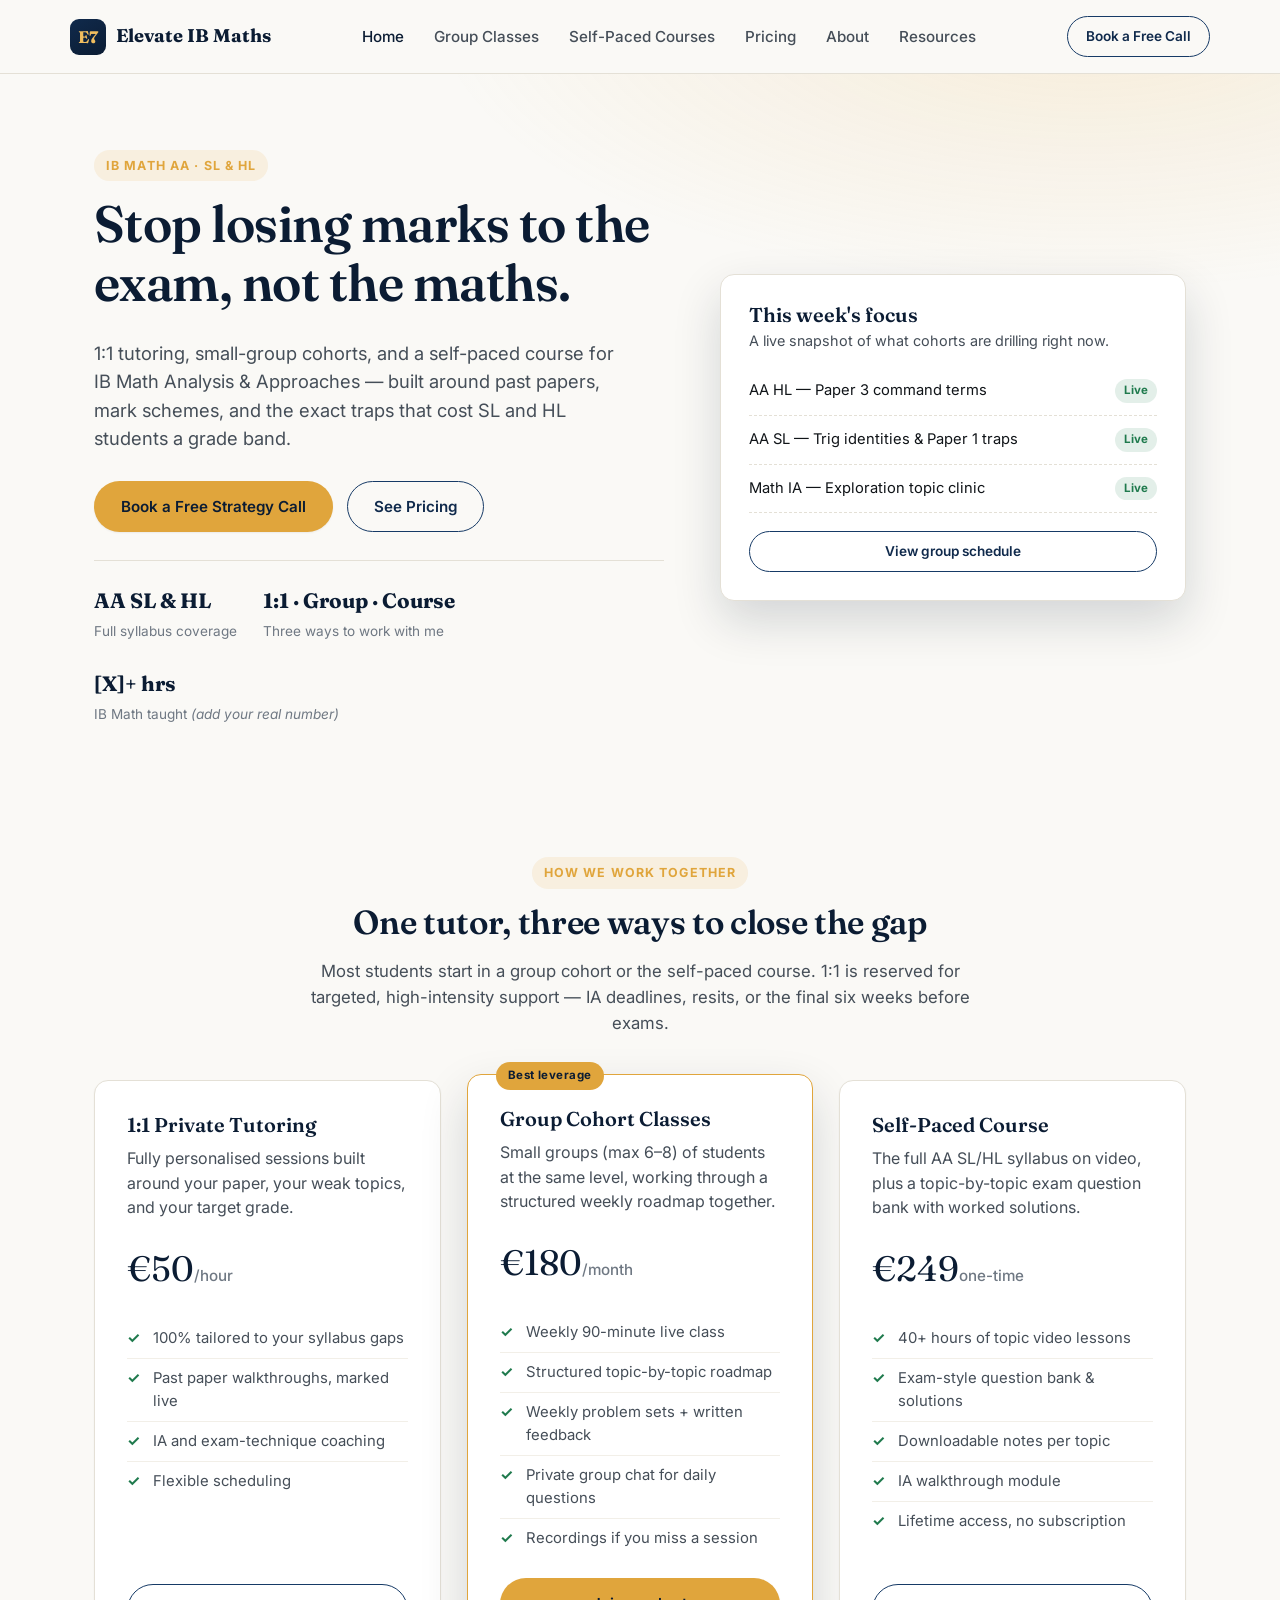
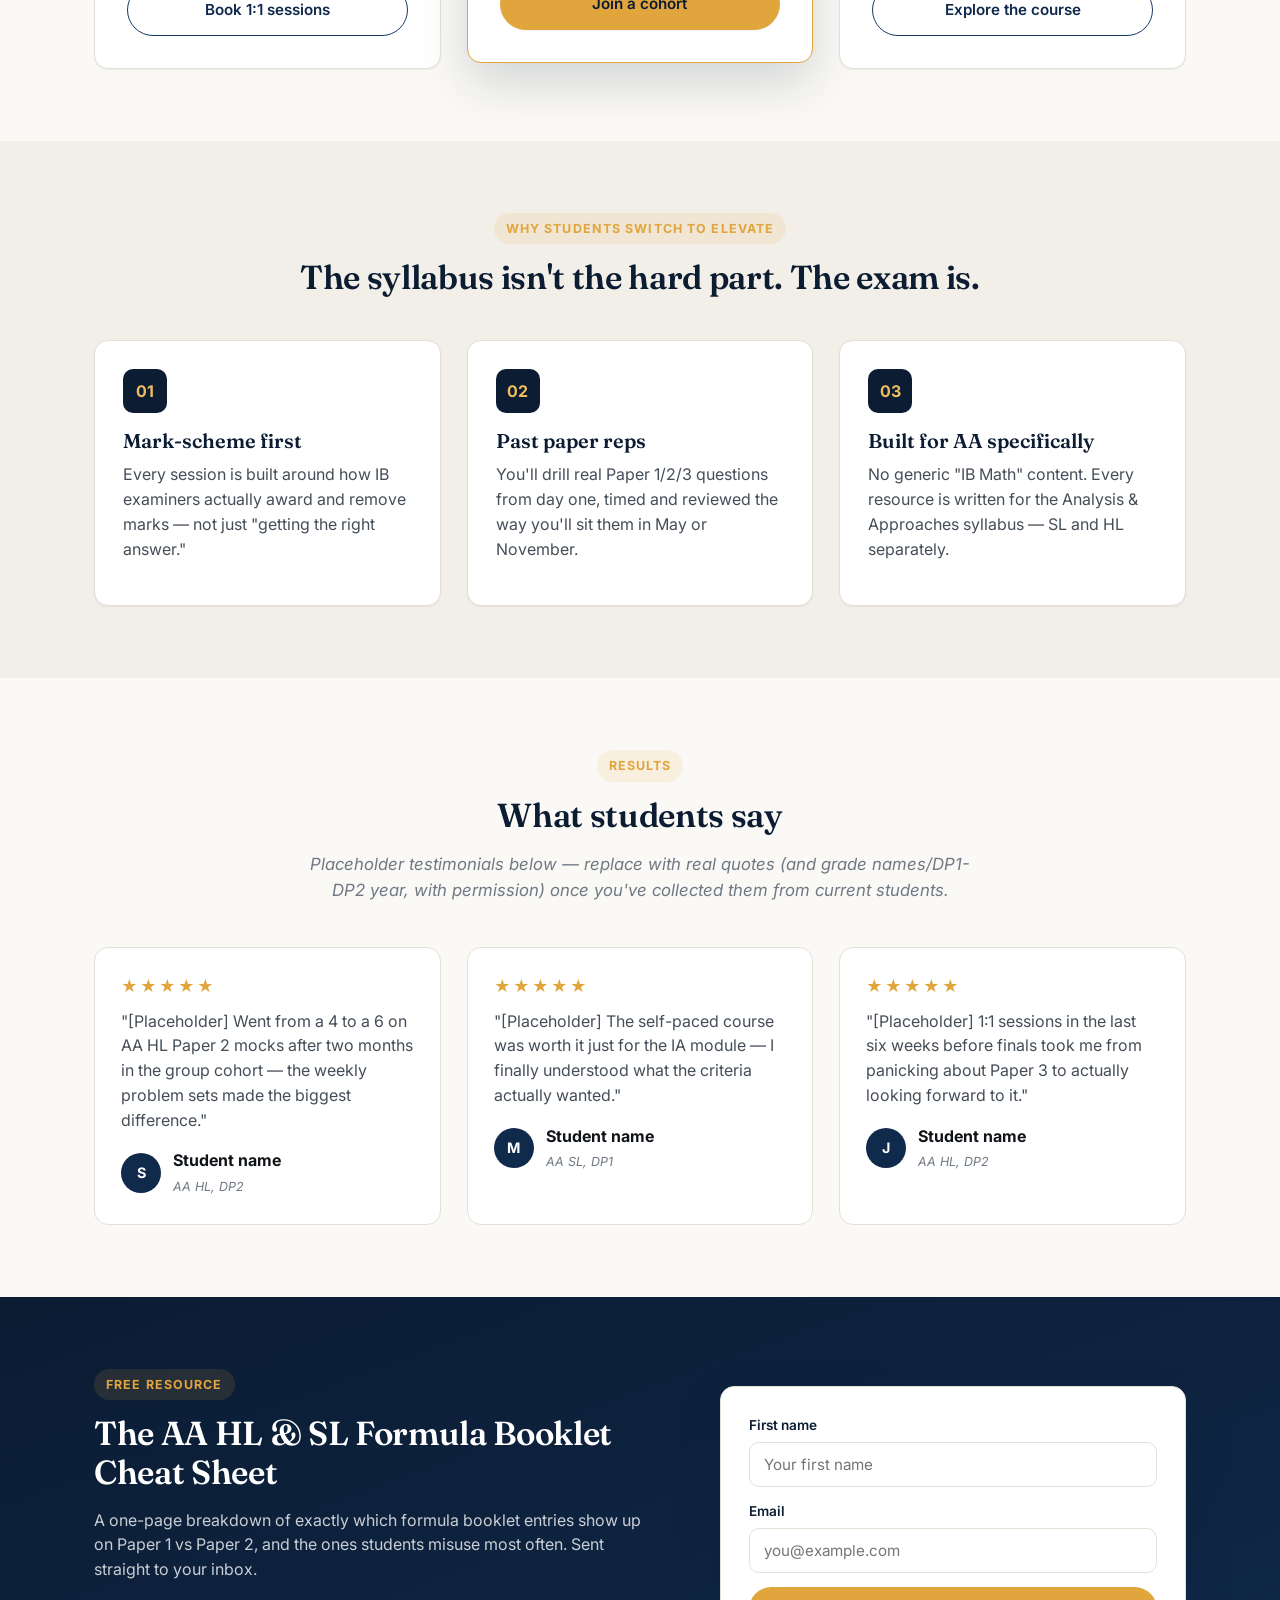
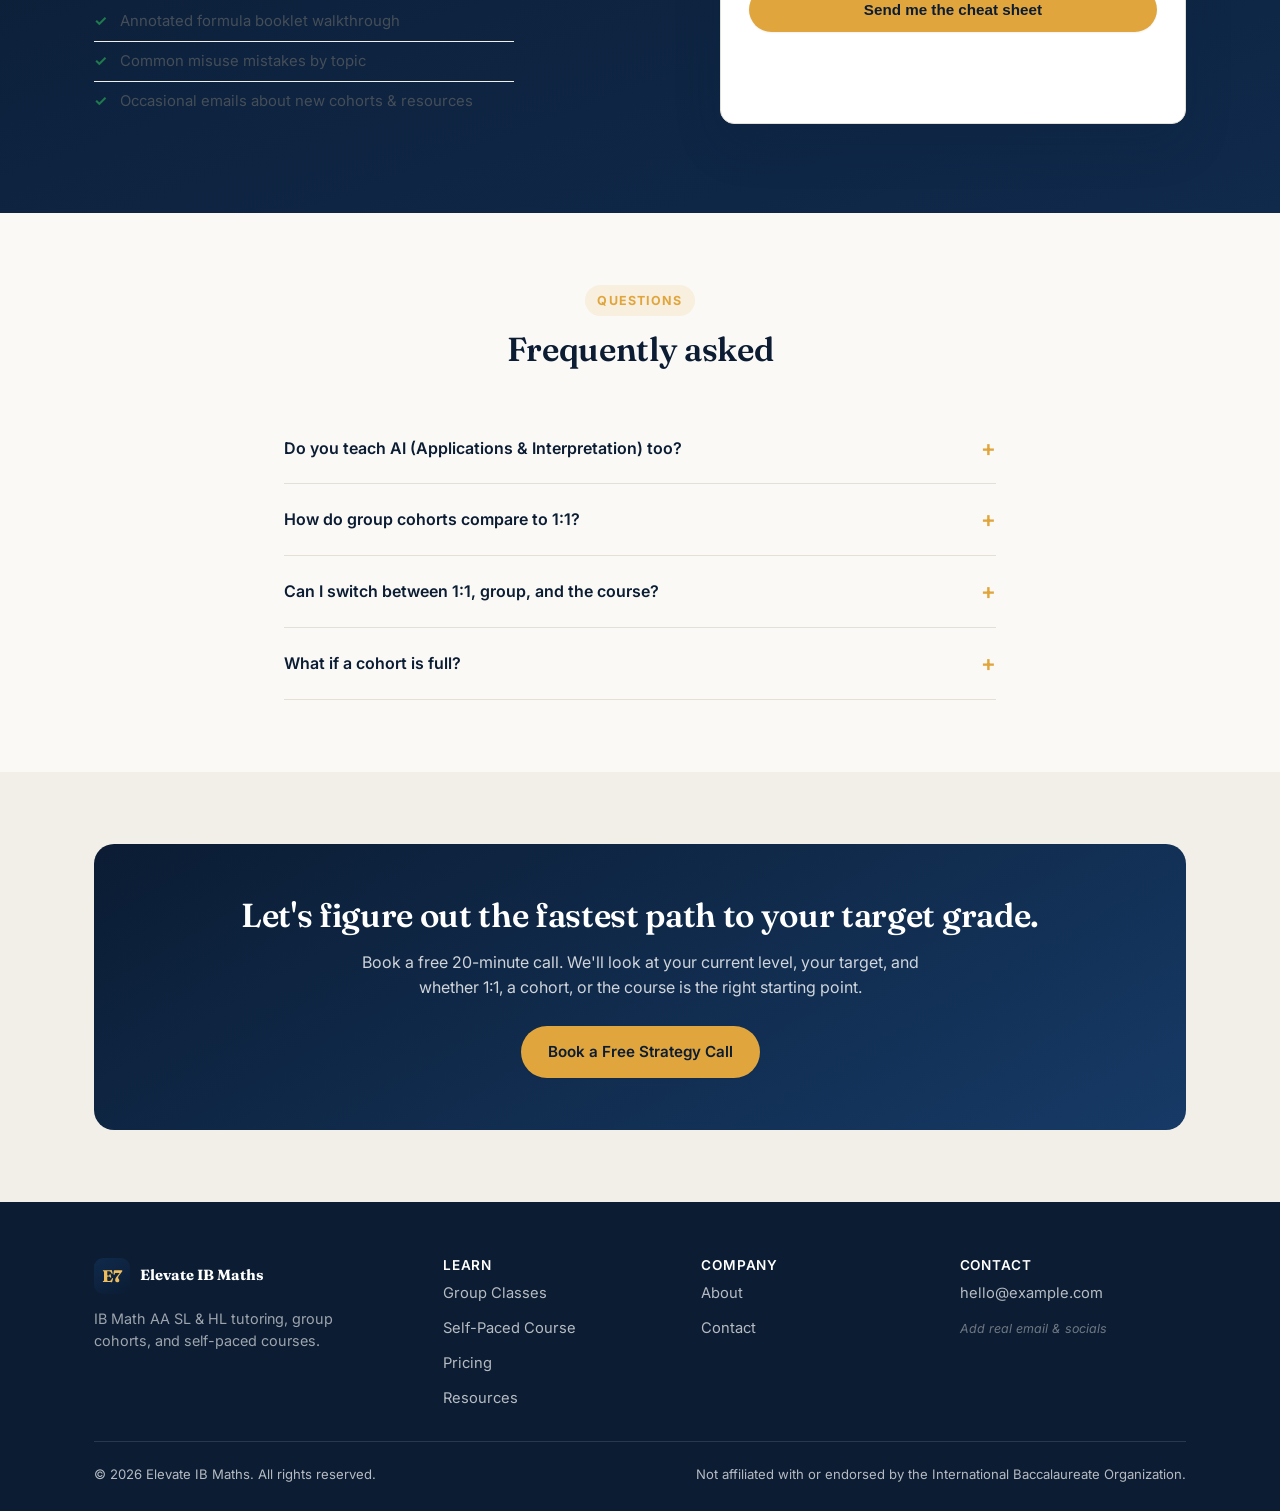
<file: index.html>
<!doctype html>
<html lang="en">
<head>
<meta charset="UTF-8">
<meta name="viewport" content="width=device-width, initial-scale=1.0">
<title>Elevate IB Maths — IB Math AA SL &amp; HL Tutoring, Group Classes &amp; Courses</title>
<meta name="description" content="1:1 tutoring, small-group cohorts, and a self-paced course for IB Math Analysis &amp; Approaches (AA) SL and HL. Built by a tutor who teaches the exam, not just the syllabus.">
<link rel="preconnect" href="https://fonts.googleapis.com">
<link rel="preconnect" href="https://fonts.gstatic.com" crossorigin>
<link href="https://fonts.googleapis.com/css2?family=Fraunces:wght@500;600;700&family=Inter:wght@400;500;600;700&display=swap" rel="stylesheet">
<link rel="stylesheet" href="css/styles.css">
</head>
<body>

<header class="site-header">
  <div class="container nav">
    <a href="index.html" class="brand"><span class="brand-mark">E7</span> Elevate IB Maths</a>
    <ul class="nav-links">
      <li><a href="index.html" class="active">Home</a></li>
      <li><a href="group-tutoring.html">Group Classes</a></li>
      <li><a href="courses.html">Self-Paced Courses</a></li>
      <li><a href="pricing.html">Pricing</a></li>
      <li><a href="about.html">About</a></li>
      <li><a href="resources.html">Resources</a></li>
    </ul>
    <div class="nav-cta">
      <a href="contact.html" class="btn btn-outline-navy btn-sm">Book a Free Call</a>
    </div>
    <button class="nav-toggle" aria-label="Toggle menu"><span></span></button>
  </div>
</header>

<section class="hero">
  <div class="container hero-grid">
    <div>
      <span class="eyebrow">IB Math AA · SL &amp; HL</span>
      <h1>Stop losing marks to the exam, not the maths.</h1>
      <p style="font-size:1.15rem; max-width:520px;">
        1:1 tutoring, small-group cohorts, and a self-paced course for IB Math
        Analysis &amp; Approaches — built around past papers, mark schemes, and
        the exact traps that cost SL and HL students a grade band.
      </p>
      <div class="hero-actions">
        <a href="contact.html" class="btn btn-primary">Book a Free Strategy Call</a>
        <a href="pricing.html" class="btn btn-outline-navy">See Pricing</a>
      </div>
      <div class="hero-meta">
        <div>
          <strong>AA SL &amp; HL</strong>
          <span>Full syllabus coverage</span>
        </div>
        <div>
          <strong>1:1 · Group · Course</strong>
          <span>Three ways to work with me</span>
        </div>
        <div>
          <strong>[X]+ hrs</strong>
          <span>IB Math taught <span class="placeholder-note">(add your real number)</span></span>
        </div>
      </div>
    </div>

    <div class="hero-card">
      <h3 style="margin-bottom:4px;">This week's focus</h3>
      <p style="font-size:0.9rem;">A live snapshot of what cohorts are drilling right now.</p>
      <div class="hero-card-row">
        <span>AA HL — Paper 3 command terms</span>
        <span class="tag">Live</span>
      </div>
      <div class="hero-card-row">
        <span>AA SL — Trig identities &amp; Paper 1 traps</span>
        <span class="tag">Live</span>
      </div>
      <div class="hero-card-row">
        <span>Math IA — Exploration topic clinic</span>
        <span class="tag">Live</span>
      </div>
      <a href="group-tutoring.html" class="btn btn-outline-navy btn-block btn-sm" style="margin-top:18px;">View group schedule</a>
    </div>
  </div>
</section>

<!-- ============ THREE OFFERS ============ -->
<section class="section" id="offers">
  <div class="container">
    <div class="section-head">
      <span class="eyebrow">How we work together</span>
      <h2>One tutor, three ways to close the gap</h2>
      <p>Most students start in a group cohort or the self-paced course. 1:1 is reserved
        for targeted, high-intensity support — IA deadlines, resits, or the final six
        weeks before exams.</p>
    </div>

    <div class="grid grid-3">
      <div class="offer-card">
        <h3>1:1 Private Tutoring</h3>
        <p>Fully personalised sessions built around your paper, your weak topics, and
          your target grade.</p>
        <div class="offer-price">€50<span>/hour</span></div>
        <ul class="offer-list">
          <li>100% tailored to your syllabus gaps</li>
          <li>Past paper walkthroughs, marked live</li>
          <li>IA and exam-technique coaching</li>
          <li>Flexible scheduling</li>
        </ul>
        <a href="contact.html" class="btn btn-outline-navy btn-block">Book 1:1 sessions</a>
      </div>

      <div class="offer-card featured">
        <h3>Group Cohort Classes</h3>
        <p>Small groups (max 6–8) of students at the same level, working through a
          structured weekly roadmap together.</p>
        <div class="offer-price">€180<span>/month</span></div>
        <ul class="offer-list">
          <li>Weekly 90-minute live class</li>
          <li>Structured topic-by-topic roadmap</li>
          <li>Weekly problem sets + written feedback</li>
          <li>Private group chat for daily questions</li>
          <li>Recordings if you miss a session</li>
        </ul>
        <a href="group-tutoring.html" class="btn btn-primary btn-block">Join a cohort</a>
      </div>

      <div class="offer-card">
        <h3>Self-Paced Course</h3>
        <p>The full AA SL/HL syllabus on video, plus a topic-by-topic exam question
          bank with worked solutions.</p>
        <div class="offer-price">€249<span>one-time</span></div>
        <ul class="offer-list">
          <li>40+ hours of topic video lessons</li>
          <li>Exam-style question bank &amp; solutions</li>
          <li>Downloadable notes per topic</li>
          <li>IA walkthrough module</li>
          <li>Lifetime access, no subscription</li>
        </ul>
        <a href="courses.html" class="btn btn-outline-navy btn-block">Explore the course</a>
      </div>
    </div>
  </div>
</section>

<!-- ============ WHY ============ -->
<section class="section section--alt">
  <div class="container">
    <div class="section-head">
      <span class="eyebrow">Why students switch to Elevate</span>
      <h2>The syllabus isn't the hard part. The exam is.</h2>
    </div>
    <div class="grid grid-3">
      <div class="card">
        <div class="card-icon">01</div>
        <h3>Mark-scheme first</h3>
        <p>Every session is built around how IB examiners actually award and remove
          marks — not just "getting the right answer."</p>
      </div>
      <div class="card">
        <div class="card-icon">02</div>
        <h3>Past paper reps</h3>
        <p>You'll drill real Paper 1/2/3 questions from day one, timed and reviewed
          the way you'll sit them in May or November.</p>
      </div>
      <div class="card">
        <div class="card-icon">03</div>
        <h3>Built for AA specifically</h3>
        <p>No generic "IB Math" content. Every resource is written for the
          Analysis &amp; Approaches syllabus — SL and HL separately.</p>
      </div>
    </div>
  </div>
</section>

<!-- ============ RESULTS / TESTIMONIALS ============ -->
<section class="section">
  <div class="container">
    <div class="section-head">
      <span class="eyebrow">Results</span>
      <h2>What students say</h2>
      <p class="placeholder-note">Placeholder testimonials below — replace with real
        quotes (and grade names/DP1-DP2 year, with permission) once you've collected
        them from current students.</p>
    </div>
    <div class="grid grid-3">
      <div class="testimonial">
        <div class="stars">★★★★★</div>
        <p>"[Placeholder] Went from a 4 to a 6 on AA HL Paper 2 mocks after two
          months in the group cohort — the weekly problem sets made the biggest
          difference."</p>
        <div class="testimonial-author">
          <div class="avatar">S</div>
          <div>
            <strong>Student name</strong><br>
            <span class="placeholder-note">AA HL, DP2</span>
          </div>
        </div>
      </div>
      <div class="testimonial">
        <div class="stars">★★★★★</div>
        <p>"[Placeholder] The self-paced course was worth it just for the IA module —
          I finally understood what the criteria actually wanted."</p>
        <div class="testimonial-author">
          <div class="avatar">M</div>
          <div>
            <strong>Student name</strong><br>
            <span class="placeholder-note">AA SL, DP1</span>
          </div>
        </div>
      </div>
      <div class="testimonial">
        <div class="stars">★★★★★</div>
        <p>"[Placeholder] 1:1 sessions in the last six weeks before finals took me
          from panicking about Paper 3 to actually looking forward to it."</p>
        <div class="testimonial-author">
          <div class="avatar">J</div>
          <div>
            <strong>Student name</strong><br>
            <span class="placeholder-note">AA HL, DP2</span>
          </div>
        </div>
      </div>
    </div>
  </div>
</section>

<!-- ============ LEAD MAGNET ============ -->
<section class="section section--navy">
  <div class="container">
    <div class="hero-grid" style="align-items:center;">
      <div>
        <span class="eyebrow">Free resource</span>
        <h2>The AA HL &amp; SL Formula Booklet Cheat Sheet</h2>
        <p>A one-page breakdown of exactly which formula booklet entries show up on
          Paper 1 vs Paper 2, and the ones students misuse most often. Sent straight
          to your inbox.</p>
        <ul class="offer-list" style="max-width:420px;">
          <li>Annotated formula booklet walkthrough</li>
          <li>Common misuse mistakes by topic</li>
          <li>Occasional emails about new cohorts &amp; resources</li>
        </ul>
      </div>
      <div class="hero-card" style="background:#fff;">
        <form data-lead-form>
          <div class="form-field full" style="margin-bottom:14px;">
            <label for="lm-name">First name</label>
            <input id="lm-name" type="text" required placeholder="Your first name">
          </div>
          <div class="form-field full" style="margin-bottom:14px;">
            <label for="lm-email">Email</label>
            <input id="lm-email" type="email" required placeholder="you@example.com">
          </div>
          <button type="submit" class="btn btn-primary btn-block">Send me the cheat sheet</button>
          <p class="form-note">No spam. Unsubscribe anytime. Connect this form to an
            email tool (e.g. your ESP's form endpoint) before launch.</p>
        </form>
        <div class="form-success">Check your inbox — the cheat sheet is on its way.</div>
      </div>
    </div>
  </div>
</section>

<!-- ============ FAQ ============ -->
<section class="section">
  <div class="container" style="max-width:760px;">
    <div class="section-head">
      <span class="eyebrow">Questions</span>
      <h2>Frequently asked</h2>
    </div>
    <div class="faq-item">
      <div class="faq-q">Do you teach AI (Applications &amp; Interpretation) too?</div>
      <div class="faq-a"><p>Right now everything here is built specifically for
        Analysis &amp; Approaches (AA) SL and HL, so the group classes and course stay
        tightly focused on that syllabus.</p></div>
    </div>
    <div class="faq-item">
      <div class="faq-q">How do group cohorts compare to 1:1?</div>
      <div class="faq-a"><p>Cohorts are for steady, ongoing progress through the
        syllabus at a much lower cost per hour. 1:1 is best for a specific, urgent
        gap — an upcoming IA deadline, a resit, or the final stretch before exams.</p></div>
    </div>
    <div class="faq-item">
      <div class="faq-q">Can I switch between 1:1, group, and the course?</div>
      <div class="faq-a"><p>Yes. Many students start with the self-paced course, join
        a cohort once they want live accountability, and add 1:1 sessions in the
        final weeks before exams.</p></div>
    </div>
    <div class="faq-item">
      <div class="faq-q">What if a cohort is full?</div>
      <div class="faq-a"><p>Cohorts are capped at 6–8 students so everyone gets
        feedback. Join the waitlist on the Group Classes page and you'll be first in
        line for the next one.</p></div>
    </div>
  </div>
</section>

<!-- ============ FINAL CTA ============ -->
<section class="section section--alt">
  <div class="container">
    <div class="cta-band">
      <h2>Let's figure out the fastest path to your target grade.</h2>
      <p>Book a free 20-minute call. We'll look at your current level, your target,
        and whether 1:1, a cohort, or the course is the right starting point.</p>
      <a href="contact.html" class="btn btn-primary">Book a Free Strategy Call</a>
    </div>
  </div>
</section>

<footer class="site-footer">
  <div class="container">
    <div class="footer-grid">
      <div>
        <a href="index.html" class="brand" style="color:#fff;"><span class="brand-mark">E7</span> Elevate IB Maths</a>
        <p style="margin-top:14px; color:rgba(255,255,255,0.6); font-size:0.9rem; max-width:280px;">
          IB Math AA SL &amp; HL tutoring, group cohorts, and self-paced courses.
        </p>
      </div>
      <div>
        <h4>Learn</h4>
        <ul>
          <li><a href="group-tutoring.html">Group Classes</a></li>
          <li><a href="courses.html">Self-Paced Course</a></li>
          <li><a href="pricing.html">Pricing</a></li>
          <li><a href="resources.html">Resources</a></li>
        </ul>
      </div>
      <div>
        <h4>Company</h4>
        <ul>
          <li><a href="about.html">About</a></li>
          <li><a href="contact.html">Contact</a></li>
        </ul>
      </div>
      <div>
        <h4>Contact</h4>
        <ul>
          <li><a href="mailto:hello@example.com">hello@example.com</a></li>
          <li><span class="placeholder-note">Add real email &amp; socials</span></li>
        </ul>
      </div>
    </div>
    <div class="footer-bottom">
      <span>© 2026 Elevate IB Maths. All rights reserved.</span>
      <span>Not affiliated with or endorsed by the International Baccalaureate Organization.</span>
    </div>
  </div>
</footer>

<script src="js/main.js"></script>
</body>
</html>
</file>
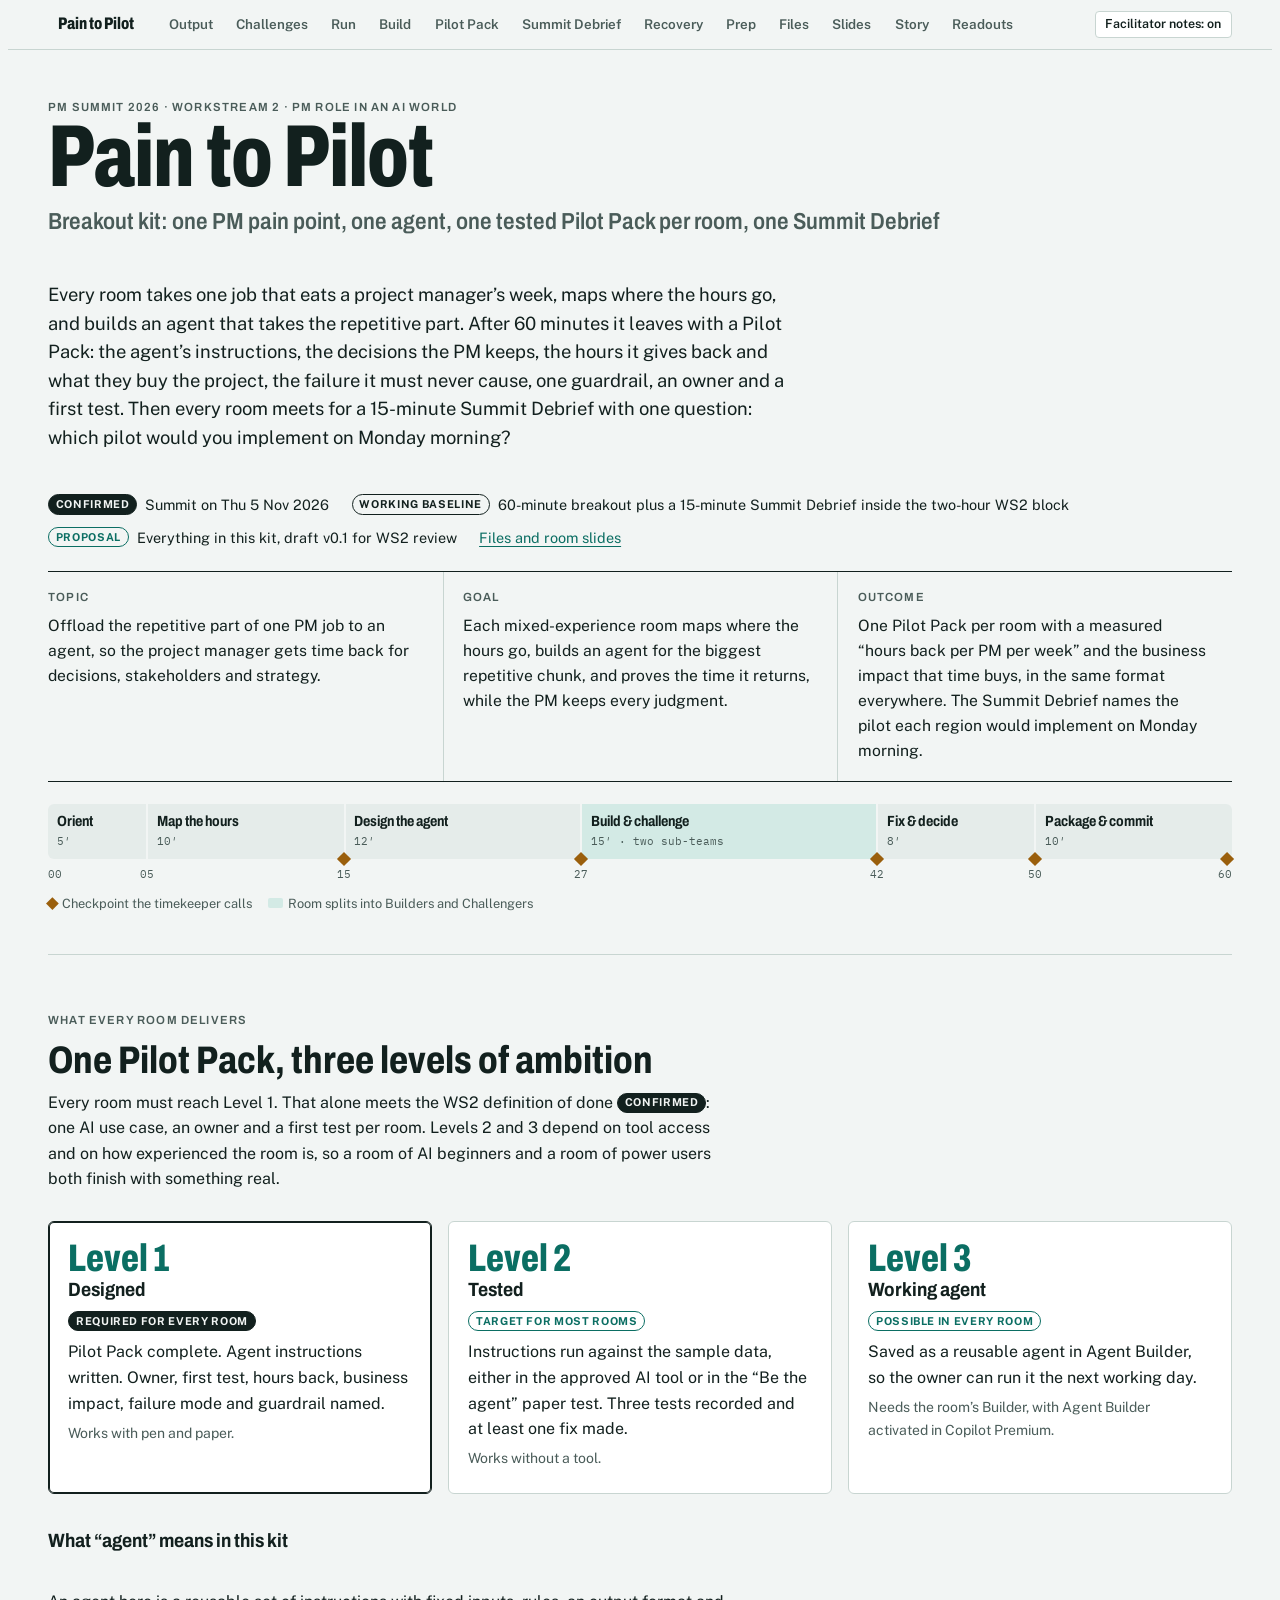
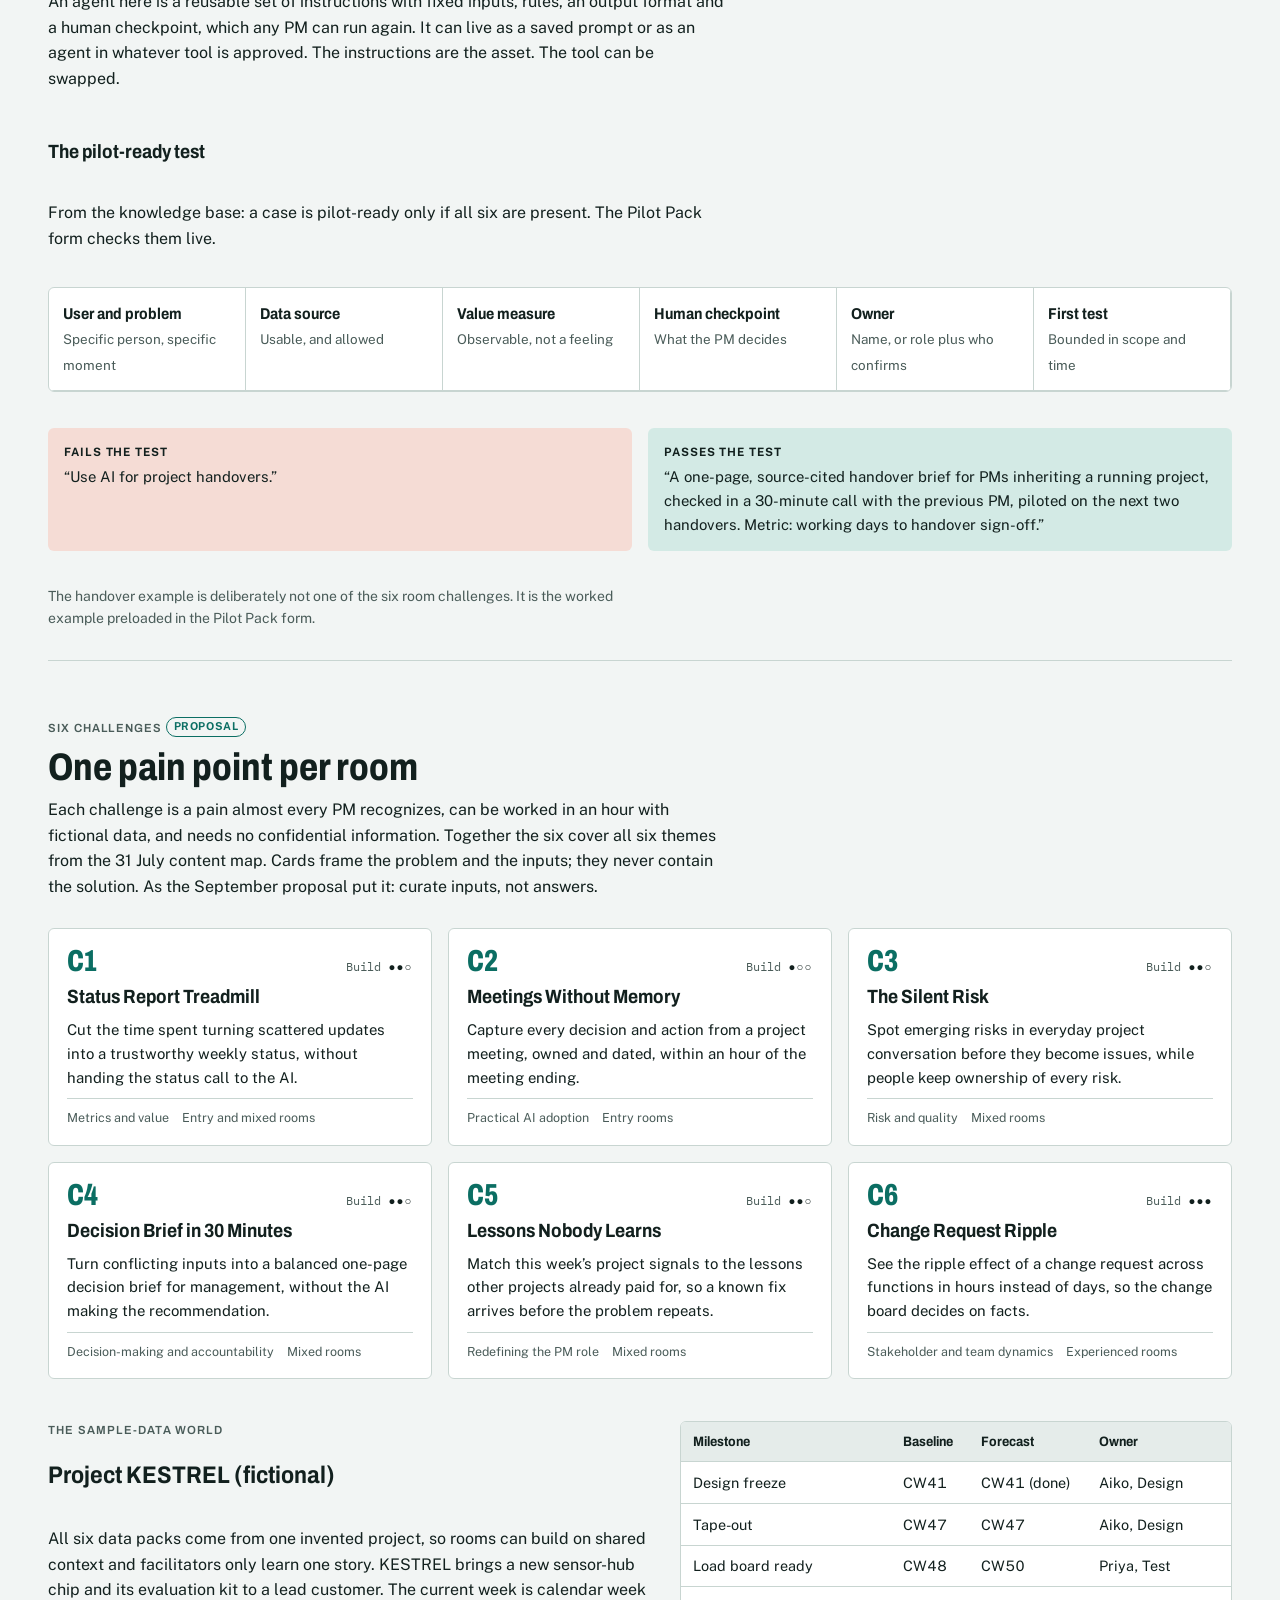
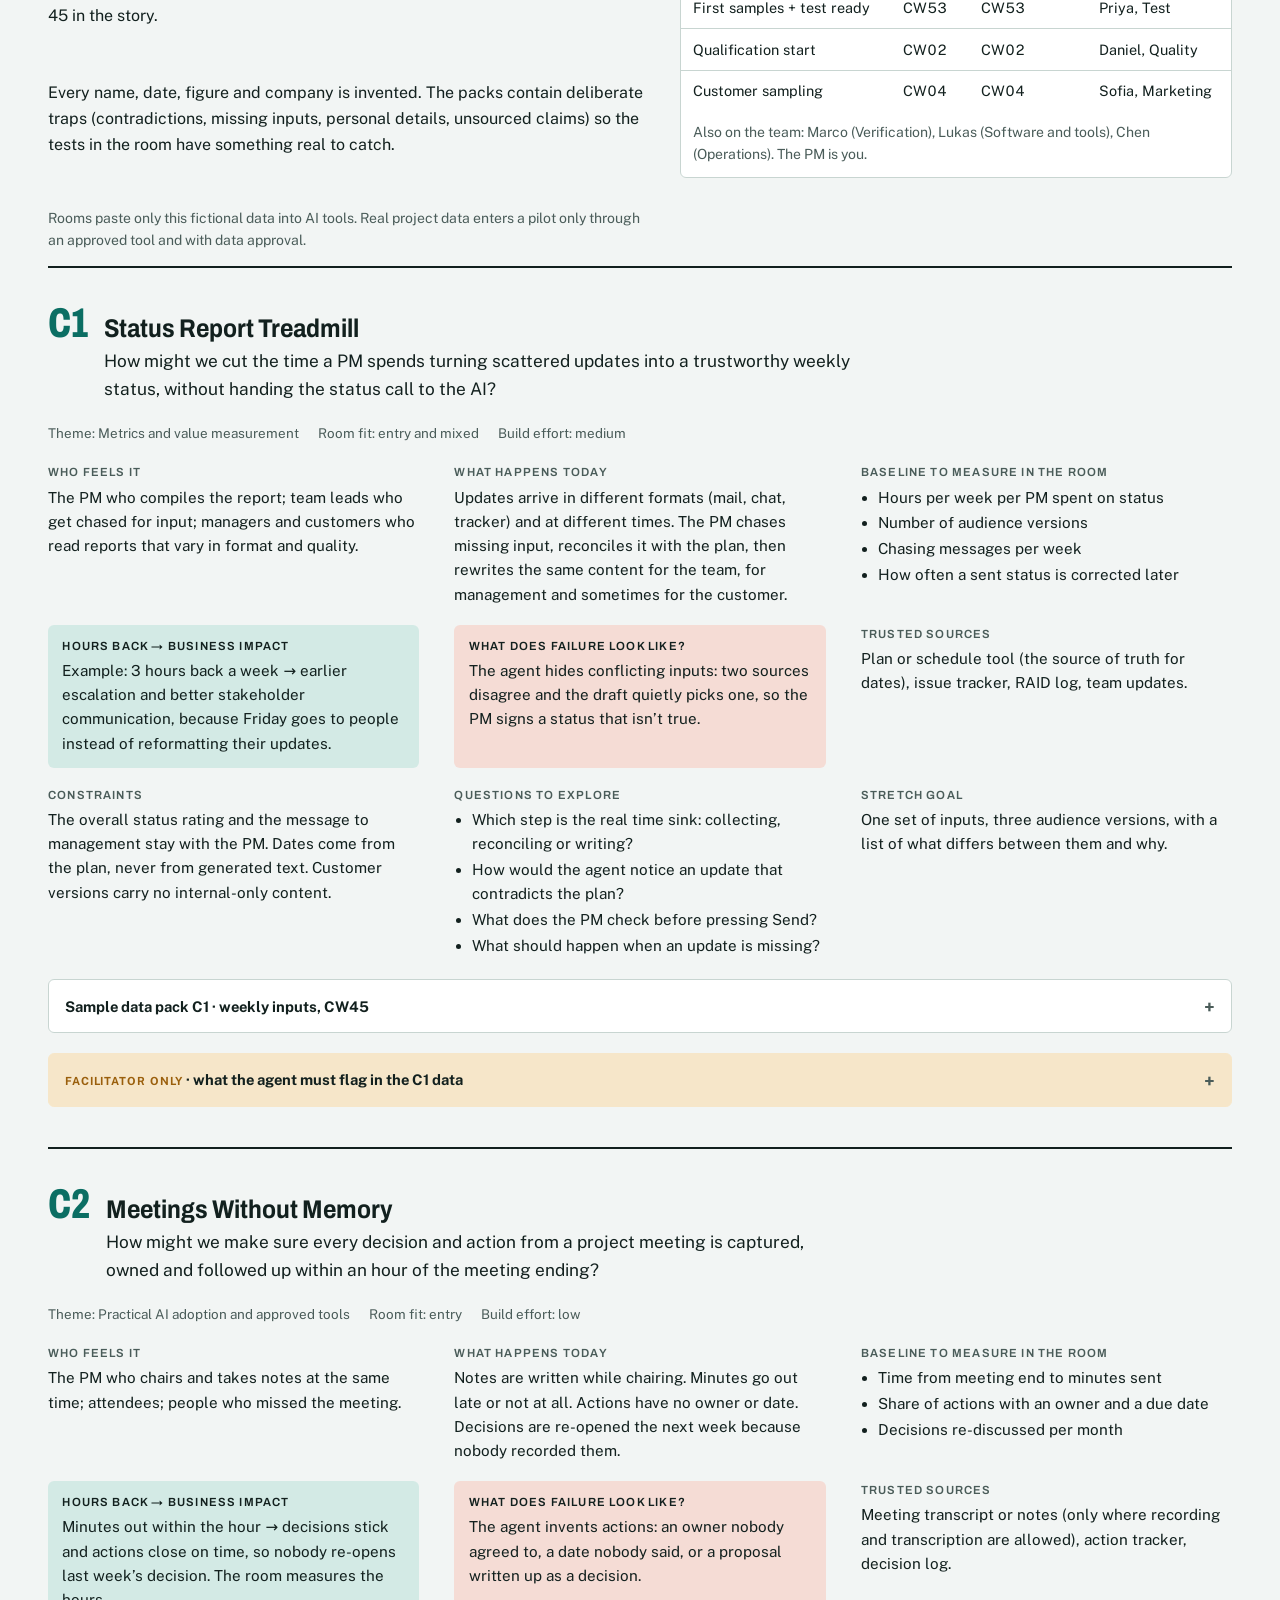
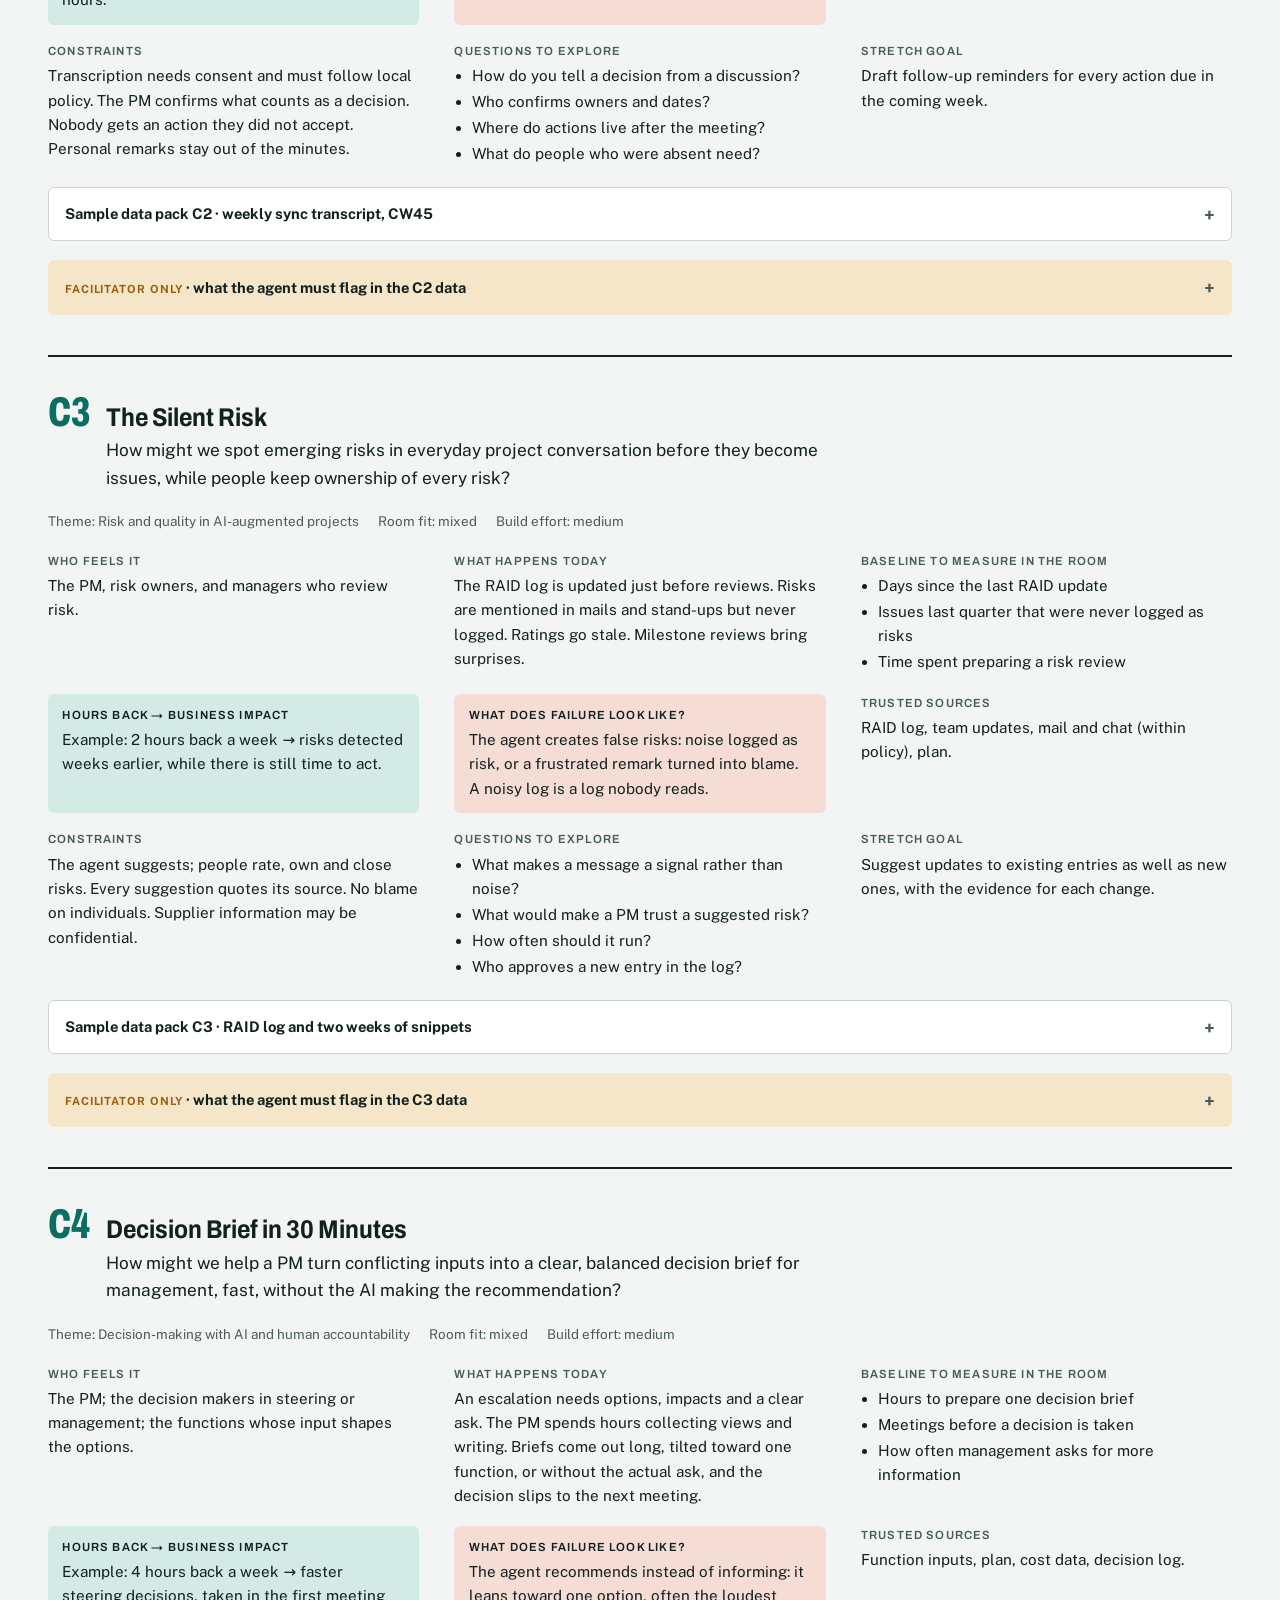
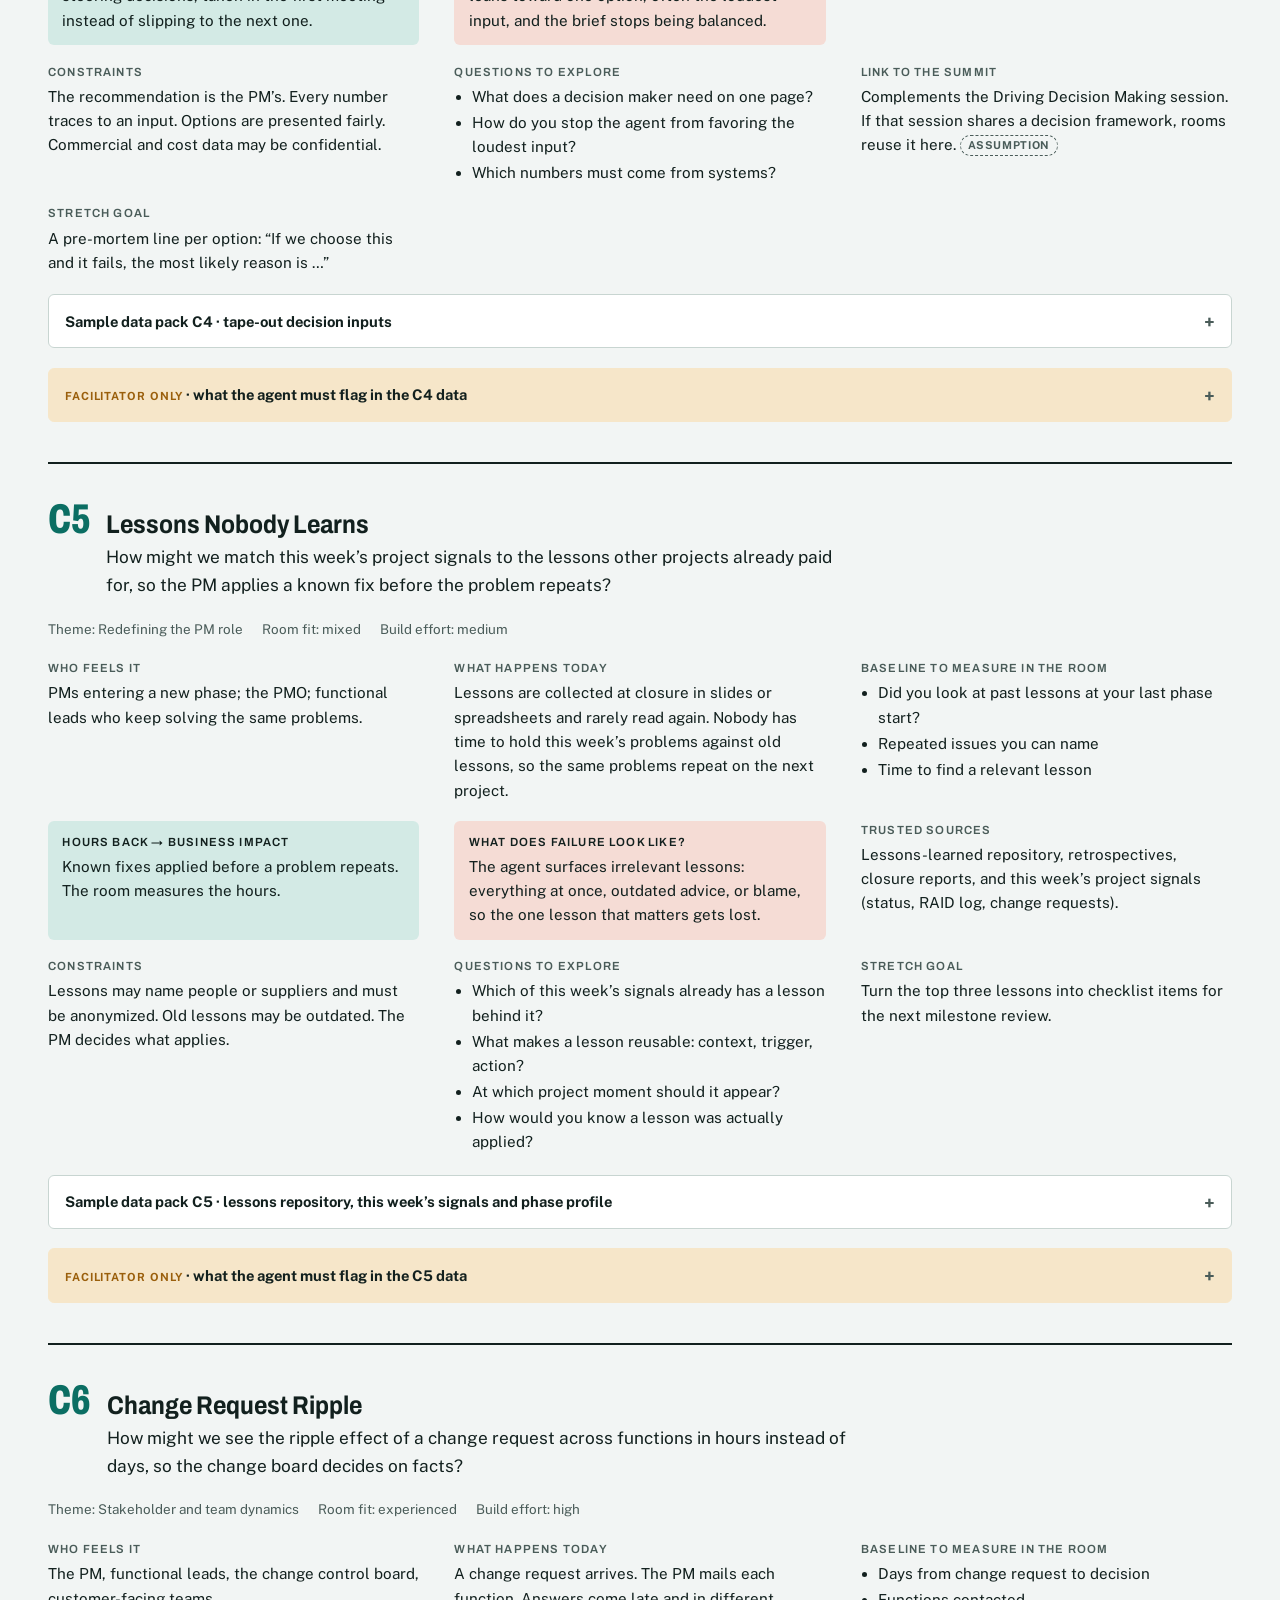
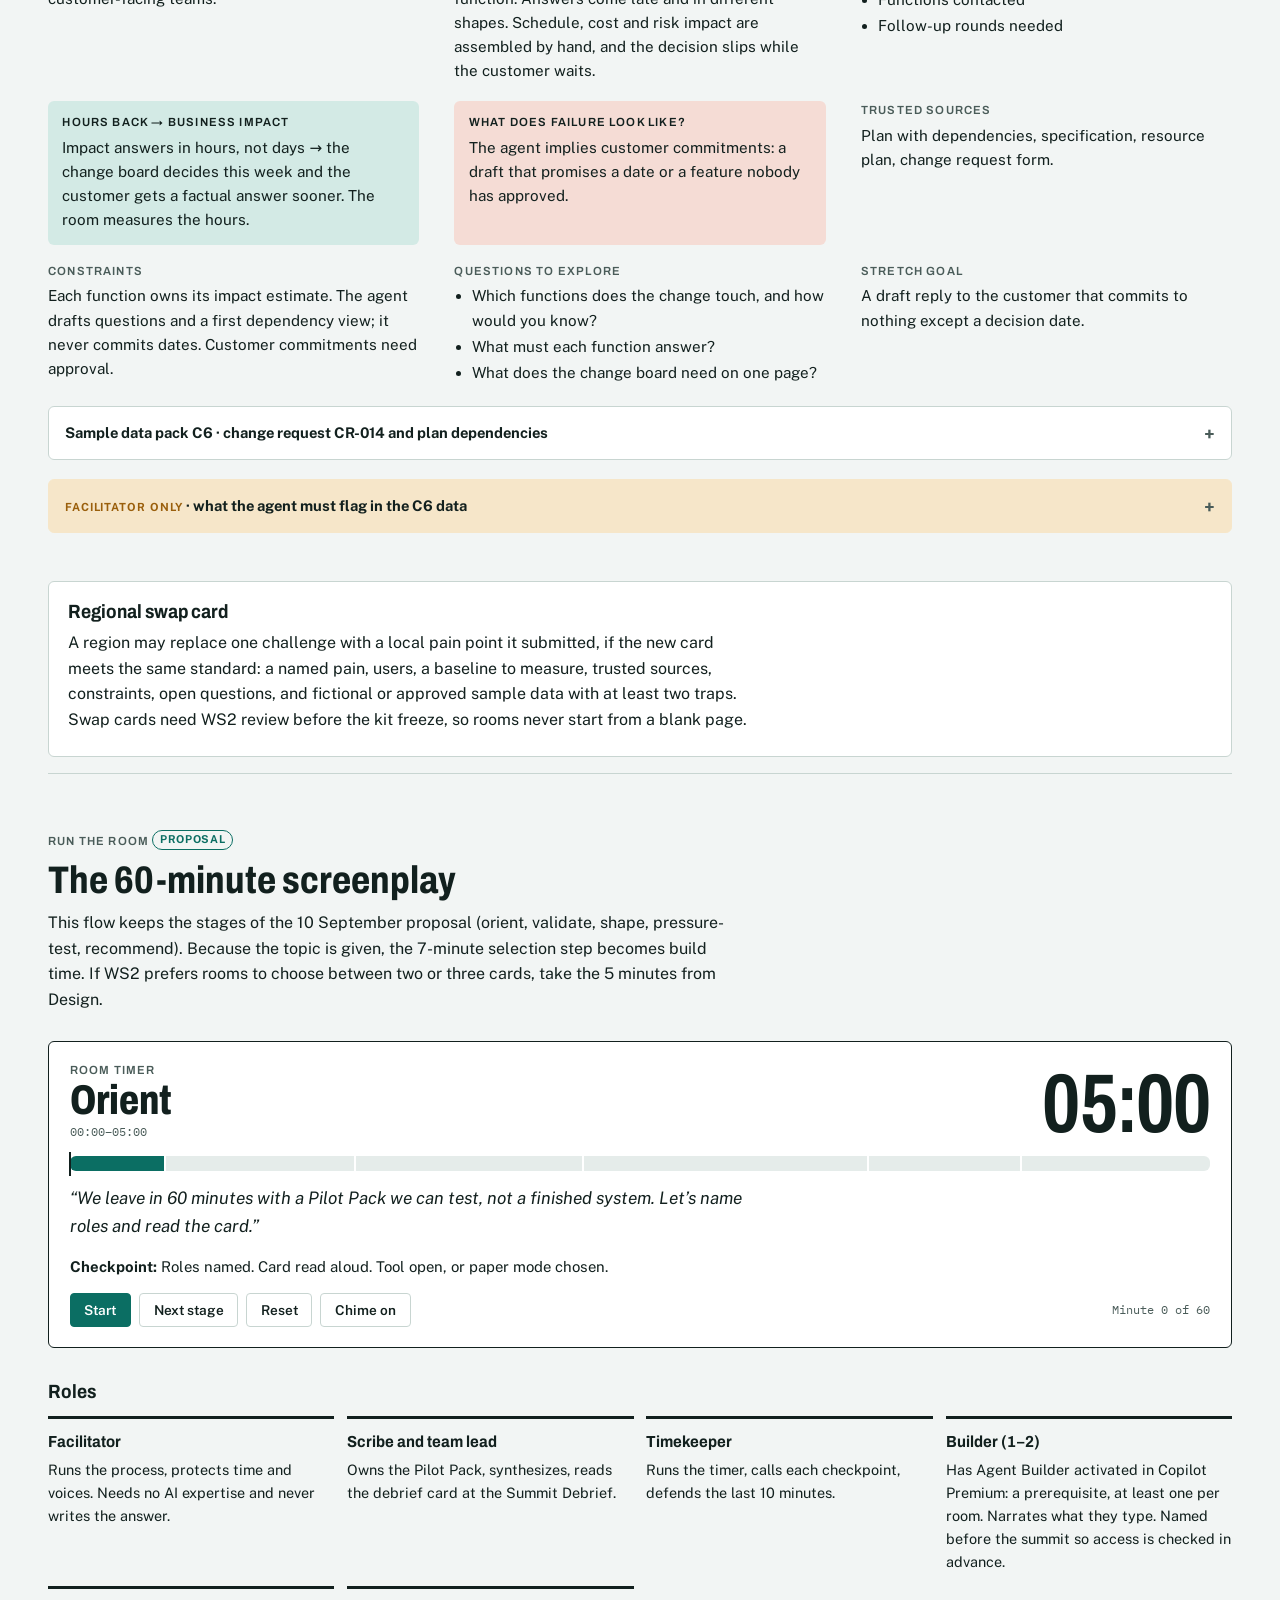
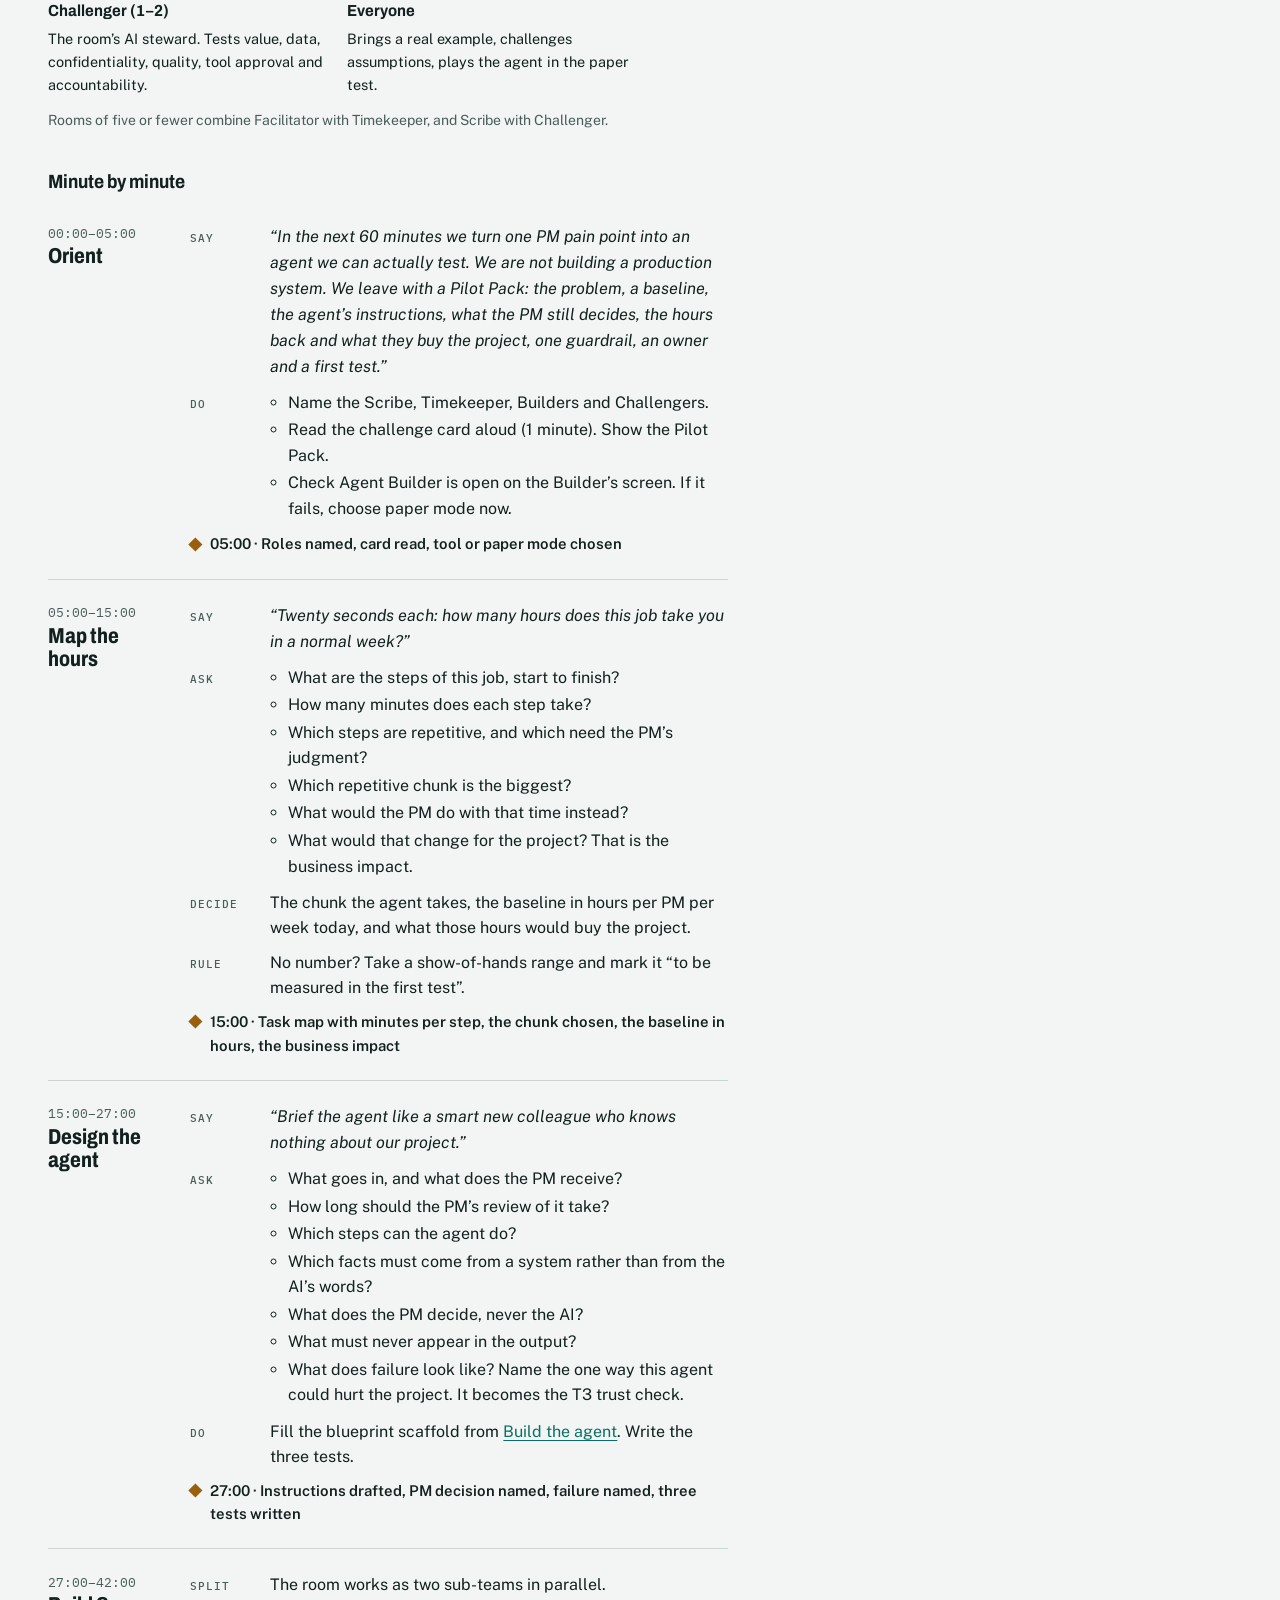
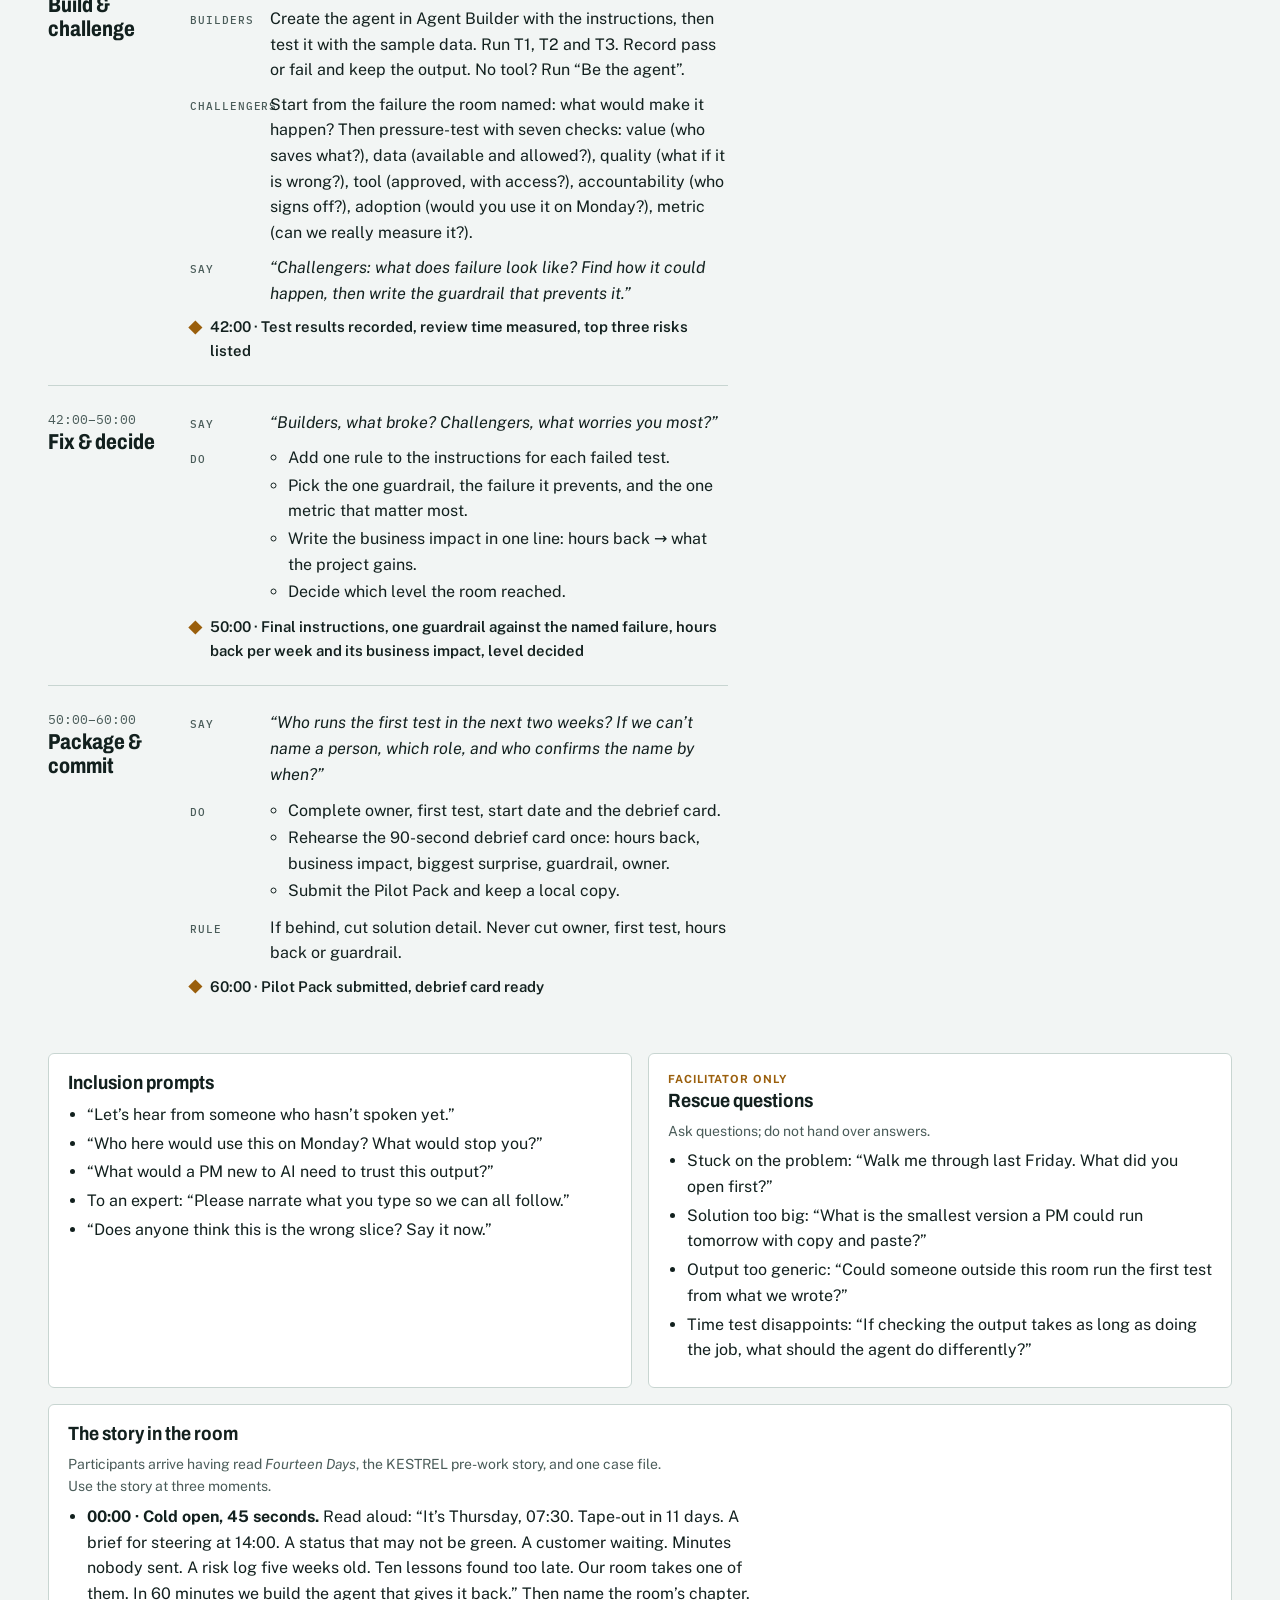
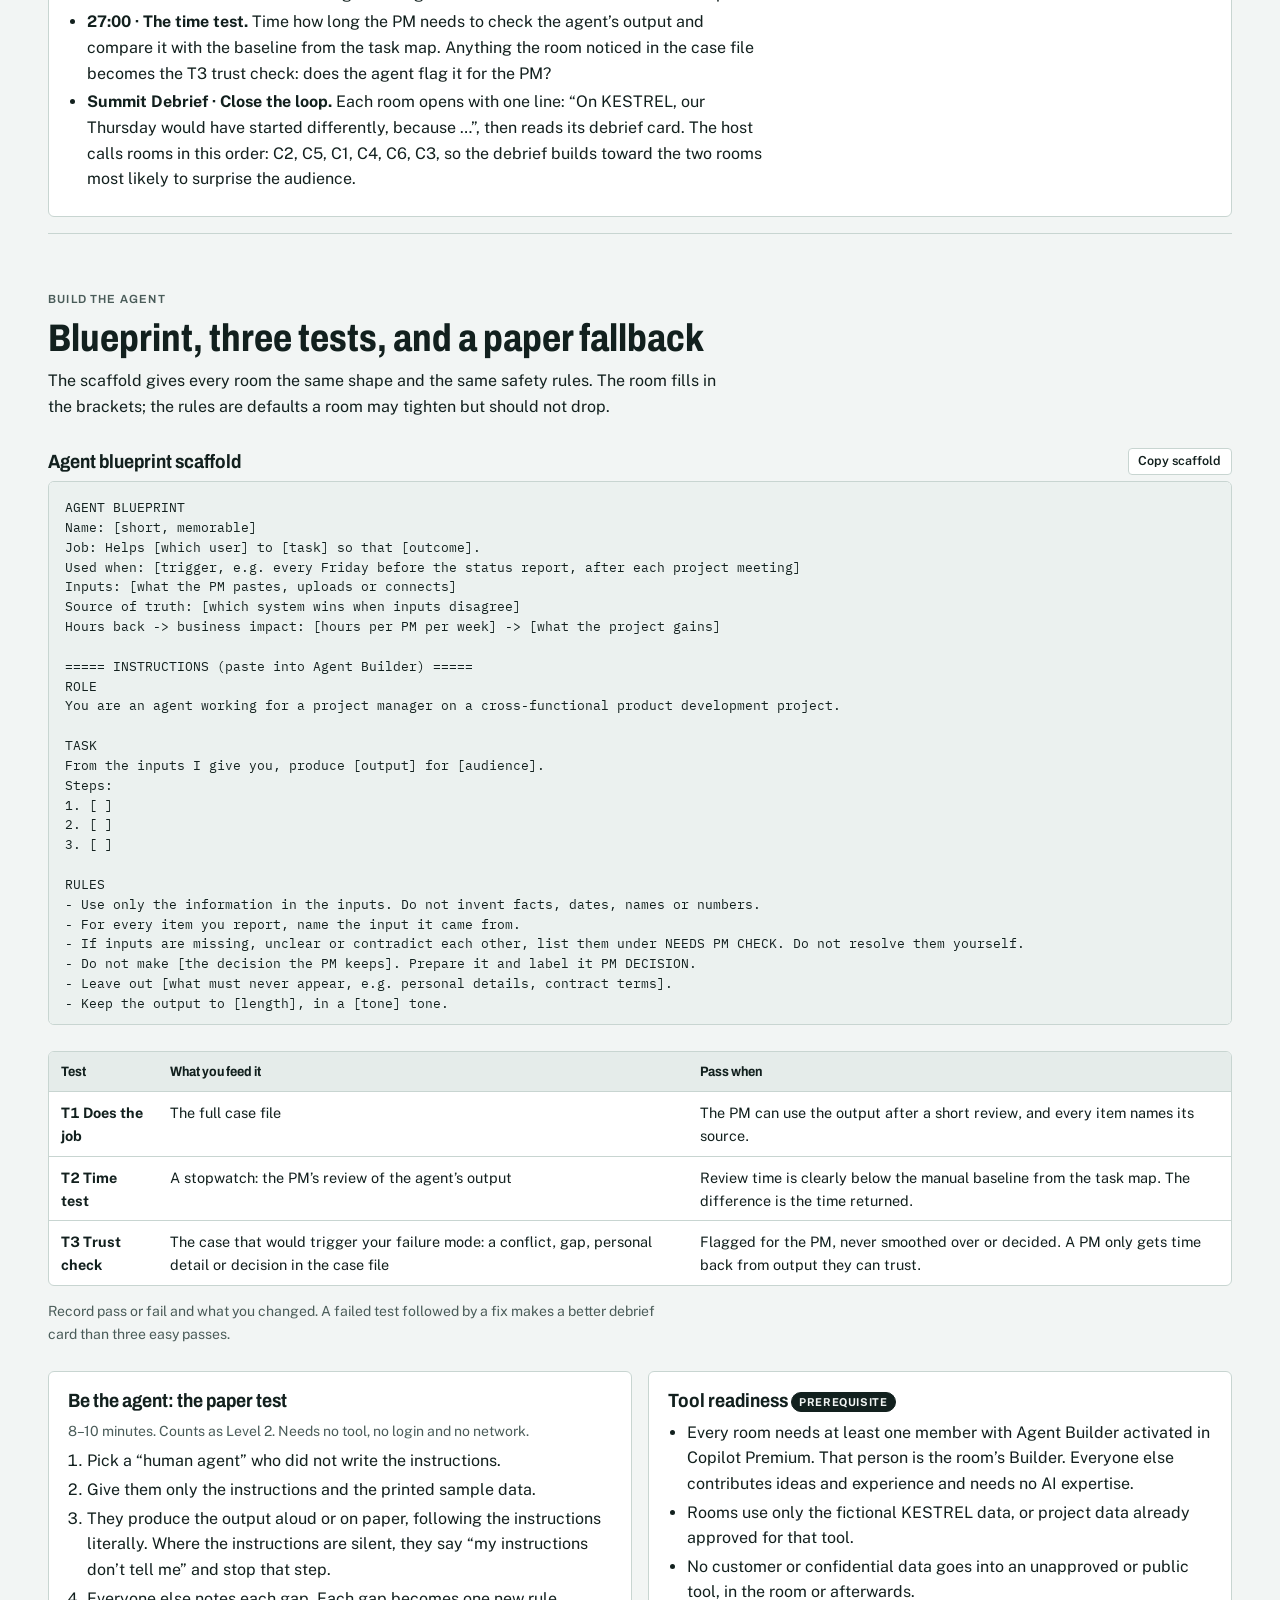
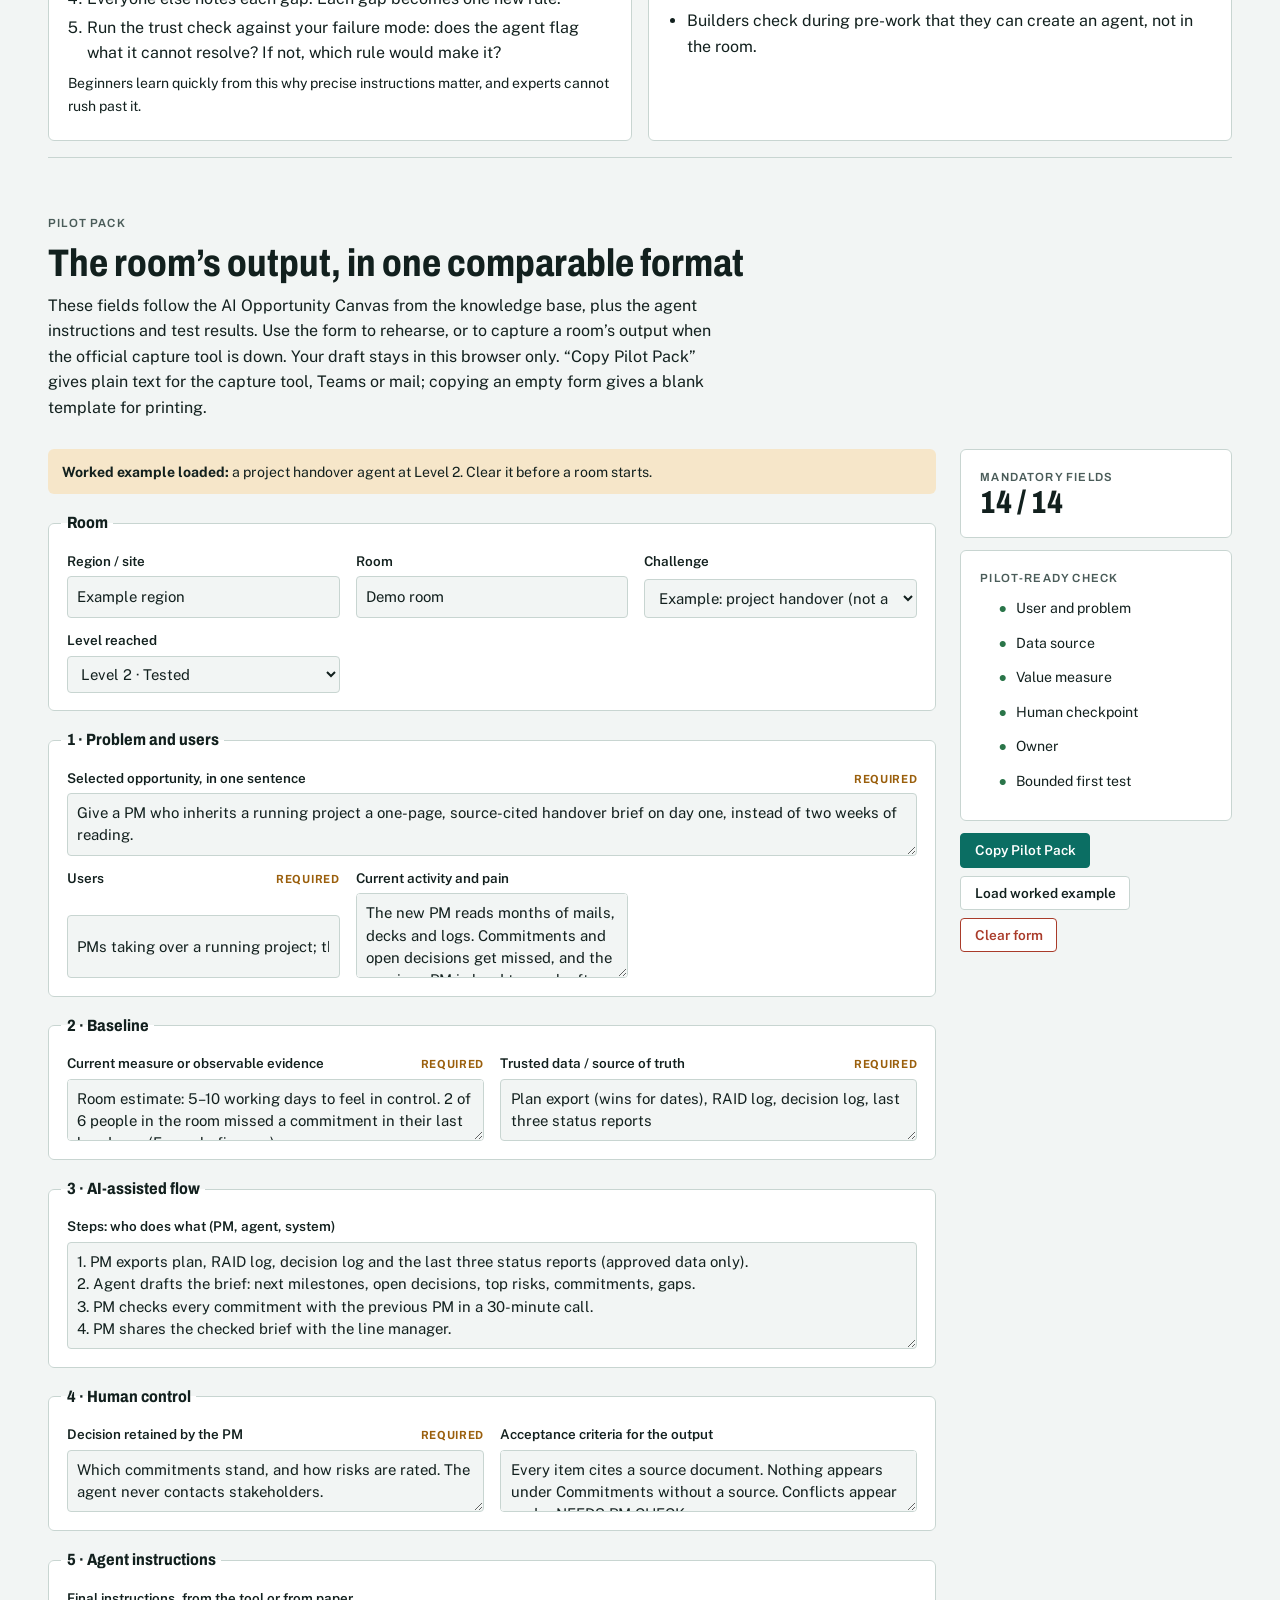
<file: ws2/index.html>
<!doctype html>
<html lang="en">
<head>
<meta charset="utf-8">
<meta name="viewport" content="width=device-width, initial-scale=1, viewport-fit=cover">
<meta name="robots" content="noindex, nofollow">
<title>Pain-to-Pilot Breakout Kit</title>
<style>html{color-scheme:light dark}body{margin:0}img{max-width:100%}[hidden]{display:none!important}</style>

<link rel="preconnect" href="https://fonts.googleapis.com">
<link rel="preconnect" href="https://fonts.gstatic.com" crossorigin>
<link rel="stylesheet" href="https://fonts.googleapis.com/css2?family=Archivo:wdth,wght@62..125,400..800&family=IBM+Plex+Mono:wght@400;500&family=Public+Sans:ital,wght@0,400;0,600;0,700;1,400&display=swap">
<style>
/* Layout: a planning-board page. A sticky section rail on top, one reading column (~68ch) for prose, wide panels for the run-of-show Gantt, challenge grid, data packs and the Pilot Pack form. The run-of-show is written like a screenplay: cue labels in a left gutter. */
:root{
  --bg:#F2F5F4; --surface:#FFFFFF; --surface-2:#E5ECEA; --ink:#12201E; --ink-2:#4A5C59; --line:#C8D5D1;
  --accent:#0B6E63; --accent-ink:#FFFFFF; --accent-soft:#D3EAE5;
  --mark:#9A5F0C; --mark-soft:#F6E6C9;
  --risk:#A93B2A; --risk-soft:#F5DCD5;
  --ok:#2A7549;
  --code:#EBF1EF;
  --f-display:"Archivo","Arial Narrow",system-ui,sans-serif;
  --f-body:"Public Sans",system-ui,-apple-system,"Segoe UI",Roboto,sans-serif;
  --f-mono:"IBM Plex Mono",ui-monospace,SFMono-Regular,Menlo,Consolas,monospace;
  --gutter:clamp(16px,4vw,40px);
  --radius:6px;
}
@media (prefers-color-scheme: dark){
  :root:not([data-theme="light"]){
    --bg:#0D1413; --surface:#131D1B; --surface-2:#1B2826; --ink:#E1EBE8; --ink-2:#9CAFAB; --line:#2B3B38;
    --accent:#45C2AF; --accent-ink:#06211E; --accent-soft:#163A35;
    --mark:#E5B052; --mark-soft:#372B15;
    --risk:#EC8A75; --risk-soft:#3B2019;
    --ok:#72CF94;
    --code:#0F1917;
    color-scheme:dark;
  }
}
:root[data-theme="dark"]{
  --bg:#0D1413; --surface:#131D1B; --surface-2:#1B2826; --ink:#E1EBE8; --ink-2:#9CAFAB; --line:#2B3B38;
  --accent:#45C2AF; --accent-ink:#06211E; --accent-soft:#163A35;
  --mark:#E5B052; --mark-soft:#372B15;
  --risk:#EC8A75; --risk-soft:#3B2019;
  --ok:#72CF94;
  --code:#0F1917;
  color-scheme:dark;
}

*,*::before,*::after{box-sizing:border-box}
html{scroll-behavior:smooth;scroll-padding-top:4.5rem}
@media (prefers-reduced-motion: reduce){html{scroll-behavior:auto}*{transition:none!important;animation:none!important}}
body{background:var(--bg);color:var(--ink);font-family:var(--f-body);font-size:1rem;line-height:1.6;padding-inline:var(--gutter);padding-block:0 4rem}
.page{max-width:74rem;margin-inline:auto}
a{color:var(--accent);text-underline-offset:.18em}
:focus-visible{outline:2px solid var(--accent);outline-offset:2px}
p,li,dd{max-width:68ch}
h1,h2,h3,h4{font-family:var(--f-display);text-wrap:balance;margin:0;color:var(--ink)}
h1{font-size:clamp(3rem,9vw,5.5rem);font-weight:800;font-stretch:72%;line-height:.92;letter-spacing:-.01em}
h2{font-size:clamp(1.75rem,3.6vw,2.4rem);font-weight:750;font-stretch:80%;line-height:1.05}
h3{font-size:1.2rem;font-weight:700;font-stretch:88%;line-height:1.25}
h4{font-size:1rem;font-weight:700;font-stretch:92%}
.eyebrow{font-family:var(--f-display);font-stretch:95%;font-weight:600;font-size:.74rem;letter-spacing:.1em;text-transform:uppercase;color:var(--ink-2)}
.lede{font-size:1.15rem;line-height:1.55;color:var(--ink)}
.muted{color:var(--ink-2)}
.small{font-size:.875rem}
code,.mono{font-family:var(--f-mono);font-size:.86em}

/* nav */
.rail{position:sticky;top:env(safe-area-inset-top,0px);z-index:20;background:var(--bg);border-bottom:1px solid var(--line);margin-inline:calc(-1*var(--gutter));padding-inline:var(--gutter)}
.rail-in{max-width:74rem;margin-inline:auto;display:flex;align-items:center;gap:1rem}
.rail ul{list-style:none;margin:0;padding:.55rem 0;display:flex;gap:.25rem;overflow-x:auto;flex:1;min-width:0;scrollbar-width:thin}
.rail li{flex:none}
.rail a{display:block;padding:.3rem .6rem;border-radius:4px;color:var(--ink-2);text-decoration:none;font-weight:600;font-size:.84rem;white-space:nowrap}
.rail a:hover{color:var(--ink);background:var(--surface-2)}
.rail .brand{font-family:var(--f-display);font-weight:800;font-stretch:75%;font-size:1.05rem;white-space:nowrap;color:var(--ink);text-decoration:none}
@media (max-width:640px){.rail .brand{display:none}}

/* buttons */
.btn{font:600 .85rem/1.2 var(--f-body);padding:.5rem .85rem;border:1px solid var(--line);background:var(--surface);color:var(--ink);border-radius:4px;cursor:pointer;white-space:nowrap}
.btn:hover{border-color:var(--ink-2)}
.btn.primary{background:var(--accent);color:var(--accent-ink);border-color:var(--accent)}
.btn.primary:hover{filter:brightness(1.07)}
.btn.small{padding:.3rem .6rem;font-size:.78rem}
.btn.toggle[aria-pressed="false"]{color:var(--ink-2);border-style:dashed}
.btn.danger{color:var(--risk);border-color:var(--risk)}

/* chips */
.chip{display:inline-flex;align-items:center;gap:.4em;font:700 .68rem/1 var(--f-body);letter-spacing:.06em;text-transform:uppercase;padding:.34em .62em;border-radius:999px;border:1px solid currentColor;white-space:nowrap;vertical-align:.12em}
.chip.conf{background:var(--ink);color:var(--bg);border-color:var(--ink)}
.chip.base{color:var(--ink)}
.chip.prop{color:var(--accent)}
.chip.open{color:var(--mark);background:var(--mark-soft);border-color:var(--mark-soft)}
.chip.asm{color:var(--ink-2);border-style:dashed}
.chips{display:flex;flex-wrap:wrap;gap:.5rem;align-items:center}

/* header */
header.hero{padding-block:3rem 2.5rem;display:grid;gap:1.4rem}
.hero .sub{font-family:var(--f-display);font-stretch:85%;font-weight:600;font-size:clamp(1.1rem,2.4vw,1.45rem);color:var(--ink-2);margin-top:.35rem}
.meta{display:flex;flex-wrap:wrap;gap:.6rem 1.4rem;font-size:.9rem}
.meta div{display:flex;gap:.5rem;align-items:center;flex-wrap:wrap}
.tgo{display:grid;grid-template-columns:repeat(3,minmax(0,1fr));gap:0;border-block:1px solid var(--ink)}
.tgo > div{padding:1rem 1.2rem 1.1rem 0;min-width:0}
.tgo > div + div{padding-left:1.2rem;border-left:1px solid var(--line)}
.tgo p{margin:.35rem 0 0;font-size:.98rem}
@media (max-width:760px){.tgo{grid-template-columns:1fr}.tgo > div + div{padding-left:0;border-left:0;border-top:1px solid var(--line)}}

/* gantt */
.gantt-box{display:grid;gap:.35rem}
.gantt{display:grid;grid-template-columns:5fr 10fr 12fr 15fr 8fr 10fr;gap:2px;border-radius:var(--radius);overflow:hidden}
.seg{background:var(--surface-2);padding:.55rem .55rem .5rem;min-height:3.4rem;display:flex;flex-direction:column;justify-content:space-between;gap:.2rem;min-width:0}
.seg b{font-family:var(--f-display);font-stretch:82%;font-weight:700;font-size:.92rem;line-height:1.1;overflow-wrap:anywhere}
.seg span{font-family:var(--f-mono);font-size:.68rem;color:var(--ink-2)}
.seg.hot{background:var(--accent-soft)}
.axis{position:relative;height:1.5rem;font-family:var(--f-mono);font-size:.68rem;color:var(--ink-2);font-variant-numeric:tabular-nums}
.axis i{position:absolute;top:.15rem;transform:translateX(-50%);font-style:normal}
.axis i:first-child{transform:none}
.axis i:last-of-type{transform:translateX(-100%)}
.axis .cp{position:absolute;top:-.62rem;width:.62rem;height:.62rem;background:var(--mark);transform:translateX(-50%) rotate(45deg)}
.axis .cp:last-of-type{transform:translateX(-100%) rotate(45deg)}
.gantt-legend{display:none;list-style:none;margin:.2rem 0 0;padding:0;font-size:.85rem;gap:.15rem 1rem;grid-template-columns:repeat(2,minmax(0,1fr))}
.gantt-legend li{display:flex;gap:.5rem}
.gantt-legend .mono{color:var(--ink-2)}
@media (max-width:640px){.gantt .seg b,.gantt .seg span{display:none}.gantt .seg{min-height:1.6rem}.gantt-legend{display:grid}}
.key{display:flex;gap:1rem;flex-wrap:wrap;font-size:.8rem;color:var(--ink-2);align-items:center}
.key .dia{display:inline-block;width:.55rem;height:.55rem;background:var(--mark);transform:rotate(45deg);margin-right:.35rem}
.key .sw{display:inline-block;width:.9rem;height:.6rem;background:var(--accent-soft);margin-right:.35rem;border-radius:2px;vertical-align:-.02em}

/* sections */
section{padding-block:3.5rem 1rem;border-top:1px solid var(--line)}
.sec-head{display:grid;gap:.6rem;margin-bottom:1.8rem}
.sec-head p{margin:0}
.stack{display:grid;gap:1.25rem}
.grid-3{display:grid;grid-template-columns:repeat(auto-fit,minmax(min(100%,18rem),1fr));gap:1rem}
.panel{background:var(--surface);border:1px solid var(--line);border-radius:var(--radius);padding:1.1rem 1.2rem;min-width:0}
.panel h3{margin-bottom:.4rem}
.panel p{margin:.35rem 0}
.panel ul,.panel ol{margin:.4rem 0;padding-left:1.15rem}
.panel li{margin:.2rem 0}

/* levels */
.level .lv{font-family:var(--f-display);font-weight:800;font-stretch:72%;font-size:2.4rem;line-height:1;color:var(--accent)}
.level.req{border-color:var(--ink);box-shadow:inset 0 0 0 1px var(--ink)}
.level .tag{margin-top:.2rem}

/* pilot-ready */
.ready{display:grid;grid-template-columns:repeat(auto-fit,minmax(min(100%,11rem),1fr));gap:0;border:1px solid var(--line);border-radius:var(--radius);overflow:hidden;background:var(--surface)}
.ready div{padding:.8rem .9rem;border-right:1px solid var(--line);border-bottom:1px solid var(--line);min-width:0}
.ready b{display:block;font-family:var(--f-display);font-stretch:88%;font-size:.98rem}
.ready span{font-size:.84rem;color:var(--ink-2)}
.compare{display:grid;grid-template-columns:repeat(auto-fit,minmax(min(100%,20rem),1fr));gap:1rem;margin-top:1rem}
.compare div{padding:.9rem 1rem;border-radius:var(--radius);font-size:.93rem}
.compare .no{background:var(--risk-soft)}
.compare .yes{background:var(--accent-soft)}
.compare b{display:block;font-size:.72rem;letter-spacing:.08em;text-transform:uppercase;margin-bottom:.25rem}

/* world brief */
.world{display:grid;grid-template-columns:minmax(0,1.1fr) minmax(0,1fr);gap:1.5rem;align-items:start}
@media (max-width:820px){.world{grid-template-columns:1fr}}

/* tables */
.tbl{overflow-x:auto;border:1px solid var(--line);border-radius:var(--radius);background:var(--surface)}
table{border-collapse:collapse;width:100%;font-size:.9rem;font-variant-numeric:tabular-nums}
th,td{padding:.55rem .75rem;border-bottom:1px solid var(--line);text-align:left;vertical-align:top}
tr:last-child td{border-bottom:0}
th{font-family:var(--f-display);font-stretch:90%;font-weight:700;font-size:.85rem;background:var(--surface-2)}
.tbl.wide table{min-width:44rem}
td .chip{margin-top:.1rem}

/* challenge cards */
.cards{display:grid;grid-template-columns:repeat(auto-fill,minmax(min(100%,21rem),1fr));gap:1rem}
.ccard{display:grid;grid-template-rows:auto auto 1fr auto;gap:.55rem;background:var(--surface);border:1px solid var(--line);border-radius:var(--radius);padding:1.05rem 1.15rem;min-width:0;text-decoration:none;color:inherit}
.ccard:hover{border-color:var(--accent)}
.ccard .top{display:flex;justify-content:space-between;align-items:baseline;gap:.5rem}
.code{font-family:var(--f-display);font-weight:800;font-stretch:70%;font-size:1.9rem;line-height:1;color:var(--accent)}
.dots{font-family:var(--f-mono);font-size:.72rem;color:var(--ink-2);white-space:nowrap}
.dots b{color:var(--ink);letter-spacing:.1em}
.ccard p{margin:0;font-size:.93rem}
.ccard .foot{display:flex;flex-wrap:wrap;gap:.35rem .8rem;font-size:.78rem;color:var(--ink-2);border-top:1px solid var(--line);padding-top:.55rem}

/* dossiers */
.dossier{padding-block:2.2rem 1rem;border-top:2px solid var(--ink);display:grid;gap:1.2rem}
.dossier + .dossier{margin-top:1.5rem}
.d-head{display:grid;grid-template-columns:auto minmax(0,1fr);gap:.2rem 1rem;align-items:baseline}
.d-head .code{font-size:2.6rem;grid-row:span 2}
.d-head .hmw{grid-column:2;font-size:1.08rem;margin:0}
.facts{display:grid;grid-template-columns:repeat(auto-fit,minmax(min(100%,19rem),1fr));gap:1.1rem 2.2rem;margin:0}
.facts > div{min-width:0}
.facts dt{margin-bottom:.2rem}
.facts dd{margin:0;font-size:.95rem}
.facts dd ul{margin:.1rem 0 0;padding-left:1.1rem}
.facts dd li{margin:.1rem 0}
.meta-line{display:flex;flex-wrap:wrap;gap:.4rem 1.2rem;font-size:.84rem;color:var(--ink-2)}

details{border:1px solid var(--line);border-radius:var(--radius);background:var(--surface)}
details > summary{cursor:pointer;list-style:none;padding:.75rem 1rem;display:flex;justify-content:space-between;align-items:center;gap:1rem;font-weight:700;font-size:.92rem}
details > summary::-webkit-details-marker{display:none}
details > summary::after{content:"+";font-family:var(--f-mono);font-size:1.1rem;color:var(--ink-2)}
details[open] > summary::after{content:"–"}
details > .body{padding:0 1rem 1rem;display:grid;gap:.7rem}
details.traps{background:var(--mark-soft);border-color:var(--mark-soft)}
details.traps > summary{color:var(--ink)}
details.traps ul{margin:0;padding-left:1.1rem}
details.traps li{margin:.3rem 0;font-size:.93rem}

.codebox{position:relative;min-width:0}
pre{margin:0;background:var(--code);border:1px solid var(--line);border-radius:var(--radius);padding:1rem 1rem 1rem;font-family:var(--f-mono);font-size:.8rem;line-height:1.55;white-space:pre-wrap;overflow-wrap:anywhere;overflow-x:auto;color:var(--ink);max-height:34rem;overflow-y:auto}
.codebar{display:flex;justify-content:space-between;align-items:center;gap:.6rem;margin-bottom:.4rem;flex-wrap:wrap}

/* facilitator notes */
.hide-fac .fac{display:none!important}
.fac-flag{font-size:.7rem;font-weight:700;letter-spacing:.08em;text-transform:uppercase;color:var(--mark)}

/* roles */
.roles{display:grid;grid-template-columns:repeat(auto-fill,minmax(min(100%,15rem),1fr));gap:.8rem}
.role{border-top:3px solid var(--ink);padding-top:.6rem;min-width:0}
.role h4{margin-bottom:.2rem}
.role p{margin:0;font-size:.9rem}

/* screenplay */
.play{list-style:none;margin:0;padding:0;display:grid;gap:0}
.scene{display:grid;grid-template-columns:7.5rem minmax(0,1fr);gap:1.4rem;padding-block:1.4rem;border-top:1px solid var(--line)}
.scene:first-child{border-top:0}
.scene .when{font-family:var(--f-mono);font-size:.82rem;color:var(--ink-2);font-variant-numeric:tabular-nums}
.scene .when b{display:block;font-family:var(--f-display);font-stretch:80%;font-size:1.35rem;font-weight:750;color:var(--ink);margin-top:.1rem;line-height:1.1}
.cues{display:grid;gap:.55rem}
.cue{display:grid;grid-template-columns:4.2rem minmax(0,1fr);gap:.8rem;align-items:baseline}
.cue > span{font-family:var(--f-mono);font-size:.7rem;font-weight:500;letter-spacing:.08em;text-transform:uppercase;color:var(--ink-2)}
.cue > div{min-width:0}
.cue.say > div{font-size:1.02rem;font-style:italic}
.cue ul{margin:0;padding-left:1.1rem}
.cue li{margin:.12rem 0}
.cue p{margin:0}
.checkpoint{display:flex;gap:.6rem;align-items:baseline;font-weight:600;font-size:.93rem}
.checkpoint::before{content:"";flex:none;width:.6rem;height:.6rem;background:var(--mark);transform:rotate(45deg) translateY(-.05rem)}
@media (max-width:640px){.scene{grid-template-columns:1fr;gap:.6rem}.cue{grid-template-columns:1fr;gap:.1rem}}

/* timer */
.timer{background:var(--surface);border:1px solid var(--ink);border-radius:var(--radius);padding:1.2rem 1.3rem;display:grid;gap:.9rem;margin-bottom:2rem}
.t-top{display:flex;justify-content:space-between;align-items:flex-end;gap:1rem;flex-wrap:wrap}
.t-stage{font-family:var(--f-display);font-weight:800;font-stretch:75%;font-size:clamp(1.8rem,5vw,2.6rem);line-height:1}
.t-range{font-family:var(--f-mono);font-size:.78rem;color:var(--ink-2)}
.t-clock{font-family:var(--f-display);font-weight:700;font-stretch:70%;font-size:clamp(3.2rem,11vw,5.2rem);line-height:.9;font-variant-numeric:tabular-nums;letter-spacing:-.01em}
.t-clock.low{color:var(--mark)}
.t-bar{position:relative}
.t-bar .gantt .seg{min-height:.9rem;padding:0}
.t-bar .gantt .seg.now{background:var(--accent)}
.t-bar .gantt .seg.done{background:var(--accent-soft)}
.t-now{position:absolute;top:-.3rem;bottom:-.3rem;width:2px;background:var(--ink);left:0;transform:translateX(-1px)}
.t-say{margin:0;font-size:1.08rem;font-style:italic}
.t-out{margin:0;font-size:.93rem}
.t-ctrl{display:flex;flex-wrap:wrap;gap:.5rem;align-items:center}
.t-elapsed{font-family:var(--f-mono);font-size:.78rem;color:var(--ink-2);margin-left:auto}
.flash{animation:flash 1.2s ease-out 1}
@keyframes flash{0%{background:var(--mark-soft)}100%{background:var(--surface)}}

/* flow */
.flow{list-style:none;margin:0;padding:0;display:grid;grid-template-columns:repeat(5,minmax(0,1fr));gap:2px;border-radius:var(--radius);overflow:hidden}
.flow li{background:var(--surface);padding:.9rem .9rem 1rem;min-width:0;border-top:3px solid var(--accent)}
.flow .n{font-family:var(--f-mono);font-size:.72rem;color:var(--ink-2)}
.flow b{display:block;font-family:var(--f-display);font-stretch:85%;font-size:1rem;margin:.15rem 0 .25rem}
.flow p{margin:0;font-size:.86rem}
@media (max-width:860px){.flow{grid-template-columns:1fr}}

/* report script */
.script{background:var(--surface);border:1px solid var(--line);border-radius:var(--radius);padding:1.1rem 1.3rem;font-size:1.02rem;line-height:1.75}
.script .blank{border-bottom:1px dashed var(--ink-2);color:var(--accent);font-weight:600;padding-inline:.15rem}

/* pack form */
.pack-layout{display:grid;grid-template-columns:minmax(0,1fr) 17rem;gap:1.5rem;align-items:start}
@media (max-width:900px){.pack-layout{grid-template-columns:1fr}.pack-aside{order:-1;position:static!important}}
.pack-aside{position:sticky;top:4.2rem;display:grid;gap:.8rem}
.pack-form{display:grid;gap:1rem}
fieldset{border:1px solid var(--line);border-radius:var(--radius);background:var(--surface);padding:.9rem 1.1rem 1.1rem;margin:0;display:grid;gap:.75rem;min-width:0}
legend{font-family:var(--f-display);font-stretch:85%;font-weight:750;font-size:1.02rem;padding:0 .35rem;margin-left:-.35rem}
.fgrid{display:grid;grid-template-columns:repeat(auto-fit,minmax(min(100%,15rem),1fr));gap:.75rem 1rem}
.field{display:grid;gap:.25rem;min-width:0}
.field.full{grid-column:1/-1}
.field label{font-size:.84rem;font-weight:600;display:flex;justify-content:space-between;gap:.5rem;align-items:baseline}
.field label em{font-style:normal;font-size:.7rem;font-weight:700;letter-spacing:.06em;text-transform:uppercase;color:var(--mark)}
input[type=text],select,textarea{width:100%;font:inherit;font-size:.93rem;color:var(--ink);background:var(--bg);border:1px solid var(--line);border-radius:4px;padding:.5rem .6rem;min-width:0}
textarea{resize:vertical;line-height:1.5}
textarea.mono{font-family:var(--f-mono);font-size:.8rem}
input:focus,select:focus,textarea:focus{outline:2px solid var(--accent);outline-offset:0;border-color:var(--accent)}
.checklist{list-style:none;margin:0;padding:0;display:grid;gap:.35rem;font-size:.88rem}
.checklist li{display:flex;gap:.55rem;align-items:baseline}
.checklist li::before{content:"○";font-family:var(--f-mono);color:var(--ink-2)}
.checklist li.ok::before{content:"●";color:var(--ok)}
.checklist li.ok{color:var(--ink)}
.checklist li:not(.ok){color:var(--ink-2)}
.meter{font-family:var(--f-display);font-stretch:75%;font-weight:800;font-size:2rem;line-height:1;font-variant-numeric:tabular-nums}
.banner{background:var(--mark-soft);border-radius:var(--radius);padding:.7rem .9rem;font-size:.88rem;display:flex;gap:.8rem;flex-wrap:wrap;align-items:center;justify-content:space-between}
.confirm{display:flex;gap:.5rem;flex-wrap:wrap;align-items:center;font-size:.88rem;background:var(--risk-soft);border-radius:var(--radius);padding:.6rem .8rem}
.btnrow{display:flex;flex-wrap:wrap;gap:.5rem}
#packFallback{width:100%;min-height:12rem;font-family:var(--f-mono);font-size:.78rem}

.facts > .stake{border-radius:var(--radius);padding:.75rem .9rem;background:var(--accent-soft)}
.facts > .stake.failure{background:var(--risk-soft)}
.facts > .stake dt{color:var(--ink)}
.debrief-run td:first-child{white-space:nowrap}
.board-top{display:flex;flex-wrap:wrap;gap:.6rem 1rem;align-items:center;margin:.2rem 0 .8rem}
.board-top label{font-size:.84rem;font-weight:600}
.board-top input{max-width:16rem}
#board{min-width:52rem}
#board td{vertical-align:middle}
#board input[type=text]{padding:.35rem .45rem;font-size:.86rem}
#board .num{width:5.5rem}
#board .room{width:100%;min-width:16rem;font-weight:600}
#board .pick{text-align:center}
#board tr.win-votes td:first-child,#board tr.win-hours td:first-child{box-shadow:inset 4px 0 0 var(--accent)}
.awards{display:grid;grid-template-columns:repeat(auto-fit,minmax(min(100%,15rem),1fr));gap:1rem;margin:1rem 0}
.award{background:var(--surface);border:1px solid var(--line);border-top:4px solid var(--mark);border-radius:var(--radius);padding:.9rem 1rem;display:grid;gap:.2rem;min-width:0}
.award b{font-family:var(--f-display);font-stretch:80%;font-size:1.7rem;line-height:1.1;overflow-wrap:anywhere}
.award span{font-size:.84rem;color:var(--ink-2)}
footer{border-top:1px solid var(--line);margin-top:3rem;padding-top:1.2rem;font-size:.84rem;color:var(--ink-2);display:flex;flex-wrap:wrap;justify-content:space-between;gap:.6rem 2rem}

.dl-all{display:flex;flex-wrap:wrap;gap:.6rem}
.dl-all .btn,.dls .btn{text-decoration:none;display:inline-block}
.dls{list-style:none;margin:.4rem 0 0;padding:0!important;display:grid;gap:0}
.dl{display:grid;grid-template-columns:minmax(0,1fr) auto;gap:.3rem .8rem;align-items:center;padding:.7rem 0;border-top:1px solid var(--line)}
.dl b{display:block}
.dl span{display:block}
</style>

</head>
<body>
<div class="page">

<nav class="rail" aria-label="Kit sections">
  <div class="rail-in">
    <a class="brand" href="#top">Pain to Pilot</a>
    <ul>
      <li><a href="#deliver">Output</a></li>
      <li><a href="#challenges">Challenges</a></li>
      <li><a href="#run">Run</a></li>
      <li><a href="#build">Build</a></li>
      <li><a href="#pack">Pilot Pack</a></li>
      <li><a href="#reportout">Summit Debrief</a></li>
      <li><a href="#recovery">Recovery</a></li>
      <li><a href="#prep">Prep</a></li>
      <li><a href="#files">Files</a></li>
      <li><a href="slides.html">Slides</a></li>
      <li><a href="prework.html">Story</a></li>
      <li><a href="rooms.html">Readouts</a></li>
    </ul>
    <button class="btn small toggle" id="facToggle" type="button" aria-pressed="true">Facilitator notes: on</button>
  </div>
</nav>

<header class="hero" id="top">
  <div>
    <div class="eyebrow">PM Summit 2026 · Workstream 2 · PM Role in an AI World</div>
    <h1>Pain to Pilot</h1>
    <div class="sub">Breakout kit: one PM pain point, one agent, one tested Pilot Pack per room, one Summit Debrief</div>
  </div>
  <p class="lede">Every room takes one job that eats a project manager’s week, maps where the hours go, and builds an agent that takes the repetitive part. After 60 minutes it leaves with a Pilot Pack: the agent’s instructions, the decisions the PM keeps, the hours it gives back and what they buy the project, the failure it must never cause, one guardrail, an owner and a first test. Then every room meets for a 15-minute Summit Debrief with one question: which pilot would you implement on Monday morning?</p>

  <div class="meta">
    <div><span class="chip conf">Confirmed</span> Summit on Thu 5 Nov 2026</div>
    <div><span class="chip base">Working baseline</span> 60-minute breakout plus a 15-minute Summit Debrief inside the two-hour WS2 block</div>
    <div><span class="chip prop">Proposal</span> Everything in this kit, draft v0.1 for WS2 review</div>
    <div><a href="#files">Files and room slides</a></div>
  </div>

  <div class="tgo" aria-label="Topic, goal and outcome">
    <div><div class="eyebrow">Topic</div><p>Offload the repetitive part of one PM job to an agent, so the project manager gets time back for decisions, stakeholders and strategy.</p></div>
    <div><div class="eyebrow">Goal</div><p>Each mixed-experience room maps where the hours go, builds an agent for the biggest repetitive chunk, and proves the time it returns, while the PM keeps every judgment.</p></div>
    <div><div class="eyebrow">Outcome</div><p>One Pilot Pack per room with a measured “hours back per PM per week” and the business impact that time buys, in the same format everywhere. The Summit Debrief names the pilot each region would implement on Monday morning.</p></div>
  </div>

  <div class="gantt-box" aria-label="60-minute run of show">
    <div class="gantt">
      <div class="seg"><b>Orient</b><span>5′</span></div>
      <div class="seg"><b>Map the hours</b><span>10′</span></div>
      <div class="seg"><b>Design the agent</b><span>12′</span></div>
      <div class="seg hot"><b>Build &amp; challenge</b><span>15′ · two sub-teams</span></div>
      <div class="seg"><b>Fix &amp; decide</b><span>8′</span></div>
      <div class="seg"><b>Package &amp; commit</b><span>10′</span></div>
    </div>
    <div class="axis" aria-hidden="true">
      <i style="left:0">00</i><i style="left:8.333%">05</i><i style="left:25%">15</i><i style="left:45%">27</i><i style="left:70%">42</i><i style="left:83.333%">50</i><i style="left:100%">60</i>
      <span class="cp" style="left:25%"></span><span class="cp" style="left:45%"></span><span class="cp" style="left:70%"></span><span class="cp" style="left:83.333%"></span><span class="cp" style="left:100%"></span>
    </div>
    <ul class="gantt-legend">
      <li><span class="mono">00–05</span> Orient</li>
      <li><span class="mono">05–15</span> Map the hours</li>
      <li><span class="mono">15–27</span> Design the agent</li>
      <li><span class="mono">27–42</span> Build &amp; challenge</li>
      <li><span class="mono">42–50</span> Fix &amp; decide</li>
      <li><span class="mono">50–60</span> Package &amp; commit</li>
      <li><span class="mono">then 15′</span> Summit Debrief, all rooms together</li>
    </ul>
    <div class="key"><span><span class="dia"></span>Checkpoint the timekeeper calls</span><span><span class="sw"></span>Room splits into Builders and Challengers</span></div>
  </div>
</header>

<main>

<!-- ============ DELIVERABLE ============ -->
<section id="deliver">
  <div class="sec-head">
    <div class="eyebrow">What every room delivers</div>
    <h2>One Pilot Pack, three levels of ambition</h2>
    <p>Every room must reach Level 1. That alone meets the WS2 definition of done <span class="chip conf">Confirmed</span>: one AI use case, an owner and a first test per room. Levels 2 and 3 depend on tool access and on how experienced the room is, so a room of AI beginners and a room of power users both finish with something real.</p>
  </div>

  <div class="grid-3">
    <div class="panel level req">
      <div class="lv">Level 1</div>
      <h3>Designed</h3>
      <div class="tag"><span class="chip conf">Required for every room</span></div>
      <p>Pilot Pack complete. Agent instructions written. Owner, first test, hours back, business impact, failure mode and guardrail named.</p>
      <p class="muted small">Works with pen and paper.</p>
    </div>
    <div class="panel level">
      <div class="lv">Level 2</div>
      <h3>Tested</h3>
      <div class="tag"><span class="chip prop">Target for most rooms</span></div>
      <p>Instructions run against the sample data, either in the approved AI tool or in the “Be the agent” paper test. Three tests recorded and at least one fix made.</p>
      <p class="muted small">Works without a tool.</p>
    </div>
    <div class="panel level">
      <div class="lv">Level 3</div>
      <h3>Working agent</h3>
      <div class="tag"><span class="chip prop">Possible in every room</span></div>
      <p>Saved as a reusable agent in Agent Builder, so the owner can run it the next working day.</p>
      <p class="muted small">Needs the room’s Builder, with Agent Builder activated in Copilot Premium.</p>
    </div>
  </div>

  <div class="stack" style="margin-top:2.2rem">
    <h3>What “agent” means in this kit</h3>
    <p>An agent here is a reusable set of instructions with fixed inputs, rules, an output format and a human checkpoint, which any PM can run again. It can live as a saved prompt or as an agent in whatever tool is approved. The instructions are the asset. The tool can be swapped.</p>

    <h3 style="margin-top:.8rem">The pilot-ready test</h3>
    <p>From the knowledge base: a case is pilot-ready only if all six are present. The Pilot Pack form checks them live.</p>
    <div class="ready">
      <div><b>User and problem</b><span>Specific person, specific moment</span></div>
      <div><b>Data source</b><span>Usable, and allowed</span></div>
      <div><b>Value measure</b><span>Observable, not a feeling</span></div>
      <div><b>Human checkpoint</b><span>What the PM decides</span></div>
      <div><b>Owner</b><span>Name, or role plus who confirms</span></div>
      <div><b>First test</b><span>Bounded in scope and time</span></div>
    </div>
    <div class="compare">
      <div class="no"><b>Fails the test</b>“Use AI for project handovers.”</div>
      <div class="yes"><b>Passes the test</b>“A one-page, source-cited handover brief for PMs inheriting a running project, checked in a 30-minute call with the previous PM, piloted on the next two handovers. Metric: working days to handover sign-off.”</div>
    </div>
    <p class="muted small">The handover example is deliberately not one of the six room challenges. It is the worked example preloaded in the Pilot Pack form.</p>
  </div>
</section>

<!-- ============ CHALLENGES ============ -->
<section id="challenges">
  <div class="sec-head">
    <div class="eyebrow">Six challenges <span class="chip prop">Proposal</span></div>
    <h2>One pain point per room</h2>
    <p>Each challenge is a pain almost every PM recognizes, can be worked in an hour with fictional data, and needs no confidential information. Together the six cover all six themes from the 31 July content map. Cards frame the problem and the inputs; they never contain the solution. As the September proposal put it: curate inputs, not answers.</p>
  </div>

  <div class="cards">
    <a class="ccard" href="#c1">
      <div class="top"><span class="code">C1</span><span class="dots">Build <b>●●○</b></span></div>
      <h3>Status Report Treadmill</h3>
      <p>Cut the time spent turning scattered updates into a trustworthy weekly status, without handing the status call to the AI.</p>
      <div class="foot"><span>Metrics and value</span><span>Entry and mixed rooms</span></div>
    </a>
    <a class="ccard" href="#c2">
      <div class="top"><span class="code">C2</span><span class="dots">Build <b>●○○</b></span></div>
      <h3>Meetings Without Memory</h3>
      <p>Capture every decision and action from a project meeting, owned and dated, within an hour of the meeting ending.</p>
      <div class="foot"><span>Practical AI adoption</span><span>Entry rooms</span></div>
    </a>
    <a class="ccard" href="#c3">
      <div class="top"><span class="code">C3</span><span class="dots">Build <b>●●○</b></span></div>
      <h3>The Silent Risk</h3>
      <p>Spot emerging risks in everyday project conversation before they become issues, while people keep ownership of every risk.</p>
      <div class="foot"><span>Risk and quality</span><span>Mixed rooms</span></div>
    </a>
    <a class="ccard" href="#c4">
      <div class="top"><span class="code">C4</span><span class="dots">Build <b>●●○</b></span></div>
      <h3>Decision Brief in 30 Minutes</h3>
      <p>Turn conflicting inputs into a balanced one-page decision brief for management, without the AI making the recommendation.</p>
      <div class="foot"><span>Decision-making and accountability</span><span>Mixed rooms</span></div>
    </a>
    <a class="ccard" href="#c5">
      <div class="top"><span class="code">C5</span><span class="dots">Build <b>●●○</b></span></div>
      <h3>Lessons Nobody Learns</h3>
      <p>Match this week’s project signals to the lessons other projects already paid for, so a known fix arrives before the problem repeats.</p>
      <div class="foot"><span>Redefining the PM role</span><span>Mixed rooms</span></div>
    </a>
    <a class="ccard" href="#c6">
      <div class="top"><span class="code">C6</span><span class="dots">Build <b>●●●</b></span></div>
      <h3>Change Request Ripple</h3>
      <p>See the ripple effect of a change request across functions in hours instead of days, so the change board decides on facts.</p>
      <div class="foot"><span>Stakeholder and team dynamics</span><span>Experienced rooms</span></div>
    </a>
  </div>

  <div class="world" style="margin-top:2.6rem">
    <div class="stack">
      <div class="eyebrow">The sample-data world</div>
      <h3 style="font-size:1.5rem">Project KESTREL (fictional)</h3>
      <p>All six data packs come from one invented project, so rooms can build on shared context and facilitators only learn one story. KESTREL brings a new sensor-hub chip and its evaluation kit to a lead customer. The current week is calendar week 45 in the story.</p>
      <p>Every name, date, figure and company is invented. The packs contain deliberate traps (contradictions, missing inputs, personal details, unsourced claims) so the tests in the room have something real to catch.</p>
      <p class="small muted">Rooms paste only this fictional data into AI tools. Real project data enters a pilot only through an approved tool and with data approval.</p>
    </div>
    <div class="tbl">
      <table>
        <thead><tr><th>Milestone</th><th>Baseline</th><th>Forecast</th><th>Owner</th></tr></thead>
        <tbody>
          <tr><td>Design freeze</td><td>CW41</td><td>CW41 (done)</td><td>Aiko, Design</td></tr>
          <tr><td>Tape-out</td><td>CW47</td><td>CW47</td><td>Aiko, Design</td></tr>
          <tr><td>Load board ready</td><td>CW48</td><td>CW50</td><td>Priya, Test</td></tr>
          <tr><td>First samples + test ready</td><td>CW53</td><td>CW53</td><td>Priya, Test</td></tr>
          <tr><td>Qualification start</td><td>CW02</td><td>CW02</td><td>Daniel, Quality</td></tr>
          <tr><td>Customer sampling</td><td>CW04</td><td>CW04</td><td>Sofia, Marketing</td></tr>
        </tbody>
      </table>
      <p class="small muted" style="margin:.6rem .75rem .7rem">Also on the team: Marco (Verification), Lukas (Software and tools), Chen (Operations). The PM is you.</p>
    </div>
  </div>

  <!-- C1 -->
  <article class="dossier" id="c1">
    <div class="d-head"><span class="code">C1</span><h3 style="font-size:1.6rem">Status Report Treadmill</h3><p class="hmw">How might we cut the time a PM spends turning scattered updates into a trustworthy weekly status, without handing the status call to the AI?</p></div>
    <div class="meta-line"><span>Theme: Metrics and value measurement</span><span>Room fit: entry and mixed</span><span>Build effort: medium</span></div>
    <dl class="facts">
      <div><dt class="eyebrow">Who feels it</dt><dd>The PM who compiles the report; team leads who get chased for input; managers and customers who read reports that vary in format and quality.</dd></div>
      <div><dt class="eyebrow">What happens today</dt><dd>Updates arrive in different formats (mail, chat, tracker) and at different times. The PM chases missing input, reconciles it with the plan, then rewrites the same content for the team, for management and sometimes for the customer.</dd></div>
      <div><dt class="eyebrow">Baseline to measure in the room</dt><dd><ul><li>Hours per week per PM spent on status</li><li>Number of audience versions</li><li>Chasing messages per week</li><li>How often a sent status is corrected later</li></ul></dd></div>
      <div class="stake impact"><dt class="eyebrow">Hours back → business impact</dt><dd>Example: 3 hours back a week → earlier escalation and better stakeholder communication, because Friday goes to people instead of reformatting their updates.</dd></div>
      <div class="stake failure"><dt class="eyebrow">What does failure look like?</dt><dd>The agent hides conflicting inputs: two sources disagree and the draft quietly picks one, so the PM signs a status that isn’t true.</dd></div>
      <div><dt class="eyebrow">Trusted sources</dt><dd>Plan or schedule tool (the source of truth for dates), issue tracker, RAID log, team updates.</dd></div>
      <div><dt class="eyebrow">Constraints</dt><dd>The overall status rating and the message to management stay with the PM. Dates come from the plan, never from generated text. Customer versions carry no internal-only content.</dd></div>
      <div><dt class="eyebrow">Questions to explore</dt><dd><ul><li>Which step is the real time sink: collecting, reconciling or writing?</li><li>How would the agent notice an update that contradicts the plan?</li><li>What does the PM check before pressing Send?</li><li>What should happen when an update is missing?</li></ul></dd></div>
      <div><dt class="eyebrow">Stretch goal</dt><dd>One set of inputs, three audience versions, with a list of what differs between them and why.</dd></div>
    </dl>
    <details>
      <summary>Sample data pack C1 · weekly inputs, CW45</summary>
      <div class="body">
        <div class="codebar"><span class="small muted">Paste into the approved tool together with your instructions.</span><button class="btn small" type="button" data-copy="d1">Copy data</button></div>
<pre id="d1">CONTEXT: Project KESTREL (fictional). A new sensor-hub chip and evaluation kit for lead customer "Customer Alpha". Current week: CW45.

WEEKLY INPUTS RECEIVED, CW45

[Email] Aiko (Design lead):
Hi, design status: timing closure on the PMU block still open, 3 paths failing, team working the weekend. Everything else frozen. Should be OK for tape-out CW47 if we close by Wednesday.

[Chat] Marco (Verification):
Regression at 92% coverage, target is 95 before tape-out. 2 new bugs this week, both low.

[Email] Priya (Test Engineering):
Test program development on track. Waiting for the load board from the vendor, now expected CW50 (vendor delay).

[Chat] Lukas (Software/Tools):
Eval kit SDK beta done 🎉. Also FYI Customer Alpha's contract says we owe them a demo of low-power mode at their January tech day, legal is still reviewing the penalty clause.

[Email] Daniel (Quality):
Qualification plan approved. Need samples by CW53 latest to start qualification CW02.

[Chat] Chen (Operations):
Substrate order confirmed. No issues.

(No update received from Sofia, Product Marketing.)

MILESTONE TRACKER (export)
| Milestone                  | Baseline | Forecast    | Owner  |
| Design freeze              | CW41     | CW41 (done) | Aiko   |
| Tape-out                   | CW47     | CW47        | Aiko   |
| Load board ready           | CW48     | CW50        | Priya  |
| First samples + test ready | CW53     | CW53        | Priya  |
| Qualification start        | CW02     | CW02        | Daniel |
| Customer sampling          | CW04     | CW04        | Sofia  |

LAST WEEK'S STATUS (CW44)
Overall: GREEN. Schedule: GREEN. Top risk: PMU timing closure.</pre>
      </div>
    </details>
    <details class="traps fac">
      <summary><span><span class="fac-flag">Facilitator only</span> · what the agent must flag in the C1 data</span></summary>
      <div class="body"><ul>
        <li><b>Failure in this data: Priya’s “on track” and the load-board slip blended into one tidy GREEN.</b></li>
        <li>Priya writes “on track”, yet the load board moved from CW48 to CW50 and the tracker still shows “First samples + test ready” unchanged at CW53. A good agent flags the conflict. A weak one repeats last week’s GREEN.</li>
        <li>Lukas mentions contract terms and a penalty clause. This must never reach a customer version and is questionable in any status.</li>
        <li>Sofia’s update is missing. The agent should report it as missing, not invent a marketing status.</li>
        <li>Aiko’s team is working the weekend. That is a people signal the PM may want to raise; the AI should not judge it.</li>
        <li>Chen reports “no issues”, while the C3 pack shows the supplier moved the substrate order. Useful if two rooms compare notes later.</li>
      </ul></div>
    </details>
  </article>

  <!-- C2 -->
  <article class="dossier" id="c2">
    <div class="d-head"><span class="code">C2</span><h3 style="font-size:1.6rem">Meetings Without Memory</h3><p class="hmw">How might we make sure every decision and action from a project meeting is captured, owned and followed up within an hour of the meeting ending?</p></div>
    <div class="meta-line"><span>Theme: Practical AI adoption and approved tools</span><span>Room fit: entry</span><span>Build effort: low</span></div>
    <dl class="facts">
      <div><dt class="eyebrow">Who feels it</dt><dd>The PM who chairs and takes notes at the same time; attendees; people who missed the meeting.</dd></div>
      <div><dt class="eyebrow">What happens today</dt><dd>Notes are written while chairing. Minutes go out late or not at all. Actions have no owner or date. Decisions are re-opened the next week because nobody recorded them.</dd></div>
      <div><dt class="eyebrow">Baseline to measure in the room</dt><dd><ul><li>Time from meeting end to minutes sent</li><li>Share of actions with an owner and a due date</li><li>Decisions re-discussed per month</li></ul></dd></div>
      <div class="stake impact"><dt class="eyebrow">Hours back → business impact</dt><dd>Minutes out within the hour → decisions stick and actions close on time, so nobody re-opens last week’s decision. The room measures the hours.</dd></div>
      <div class="stake failure"><dt class="eyebrow">What does failure look like?</dt><dd>The agent invents actions: an owner nobody agreed to, a date nobody said, or a proposal written up as a decision.</dd></div>
      <div><dt class="eyebrow">Trusted sources</dt><dd>Meeting transcript or notes (only where recording and transcription are allowed), action tracker, decision log.</dd></div>
      <div><dt class="eyebrow">Constraints</dt><dd>Transcription needs consent and must follow local policy. The PM confirms what counts as a decision. Nobody gets an action they did not accept. Personal remarks stay out of the minutes.</dd></div>
      <div><dt class="eyebrow">Questions to explore</dt><dd><ul><li>How do you tell a decision from a discussion?</li><li>Who confirms owners and dates?</li><li>Where do actions live after the meeting?</li><li>What do people who were absent need?</li></ul></dd></div>
      <div><dt class="eyebrow">Stretch goal</dt><dd>Draft follow-up reminders for every action due in the coming week.</dd></div>
    </dl>
    <details>
      <summary>Sample data pack C2 · weekly sync transcript, CW45</summary>
      <div class="body">
        <div class="codebar"><span class="small muted">Paste into the approved tool together with your instructions.</span><button class="btn small" type="button" data-copy="d2">Copy data</button></div>
<pre id="d2">CONTEXT: Project KESTREL (fictional). A new sensor-hub chip and evaluation kit for lead customer "Customer Alpha". Current week: CW45.

KESTREL WEEKLY SYNC, Tuesday CW45. Auto-transcribed excerpt.

PM: OK, let's start. Aiko, timing closure?
Aiko: Three paths still failing on the PMU. We think we can close by Wednesday. If not, we need to talk about options.
PM: What's the fallback if Wednesday doesn't work?
Aiko: Honestly, either we slip tape-out or we tape out and fix it in a metal respin.
Sofia: Slipping is really hard for Customer Alpha. Let's propose to steering that we keep CW47 no matter what.
Daniel: I'm not comfortable with that without a quality view.
PM: OK, let's not decide that here. Aiko, send me the status Wednesday evening and I'll prepare options for steering on Thursday.
Aiko: Will do.
Priya: The load board is late, CW50 now. Someone needs to check with the vendor whether they can expedite.
PM: Yes, that's important.
Lukas: Quick one: SDK beta is out. We agreed last week to release it to Customer Alpha only after the quality review, right?
Daniel: Right, that's still the plan. I can do the review by end of next week.
PM: Good. Chen, anything?
Chen: All fine. By the way, I'm out from the 3rd for two weeks, family matter, my mother is in hospital.
PM: Sorry to hear that. Who covers operations?
Chen: I'll ask Ravi, not confirmed yet.
PM: One more thing. From now on, every eval kit shipment needs an export-control check before it leaves. That's decided. Operations, please implement.
Chen: OK.
PM: Thanks all, same time next week.</pre>
      </div>
    </details>
    <details class="traps fac">
      <summary><span><span class="fac-flag">Facilitator only</span> · what the agent must flag in the C2 data</span></summary>
      <div class="body"><ul>
        <li><b>Failure in this data: “check with the vendor” handed to Priya, or Sofia’s proposal minuted as a decision.</b></li>
        <li>Sofia’s “let’s propose to steering that we keep CW47” is a proposal the PM explicitly deferred. It is not a decision.</li>
        <li>“Someone needs to check with the vendor” has no owner. It must be flagged, not assigned to Priya by guesswork.</li>
        <li>“End of next week” is relative. The agent should turn it into a date only if it knows the meeting date, and flag it otherwise.</li>
        <li>Chen’s family situation is personal. Only “Chen out for two weeks from the 3rd, cover not confirmed” belongs in minutes, and “the 3rd” names no month.</li>
        <li>The real decisions: an export-control check before every eval kit shipment, and the SDK release to Customer Alpha gated on the quality review (re-confirmed).</li>
      </ul></div>
    </details>
  </article>

  <!-- C3 -->
  <article class="dossier" id="c3">
    <div class="d-head"><span class="code">C3</span><h3 style="font-size:1.6rem">The Silent Risk</h3><p class="hmw">How might we spot emerging risks in everyday project conversation before they become issues, while people keep ownership of every risk?</p></div>
    <div class="meta-line"><span>Theme: Risk and quality in AI-augmented projects</span><span>Room fit: mixed</span><span>Build effort: medium</span></div>
    <dl class="facts">
      <div><dt class="eyebrow">Who feels it</dt><dd>The PM, risk owners, and managers who review risk.</dd></div>
      <div><dt class="eyebrow">What happens today</dt><dd>The RAID log is updated just before reviews. Risks are mentioned in mails and stand-ups but never logged. Ratings go stale. Milestone reviews bring surprises.</dd></div>
      <div><dt class="eyebrow">Baseline to measure in the room</dt><dd><ul><li>Days since the last RAID update</li><li>Issues last quarter that were never logged as risks</li><li>Time spent preparing a risk review</li></ul></dd></div>
      <div class="stake impact"><dt class="eyebrow">Hours back → business impact</dt><dd>Example: 2 hours back a week → risks detected weeks earlier, while there is still time to act.</dd></div>
      <div class="stake failure"><dt class="eyebrow">What does failure look like?</dt><dd>The agent creates false risks: noise logged as risk, or a frustrated remark turned into blame. A noisy log is a log nobody reads.</dd></div>
      <div><dt class="eyebrow">Trusted sources</dt><dd>RAID log, team updates, mail and chat (within policy), plan.</dd></div>
      <div><dt class="eyebrow">Constraints</dt><dd>The agent suggests; people rate, own and close risks. Every suggestion quotes its source. No blame on individuals. Supplier information may be confidential.</dd></div>
      <div><dt class="eyebrow">Questions to explore</dt><dd><ul><li>What makes a message a signal rather than noise?</li><li>What would make a PM trust a suggested risk?</li><li>How often should it run?</li><li>Who approves a new entry in the log?</li></ul></dd></div>
      <div><dt class="eyebrow">Stretch goal</dt><dd>Suggest updates to existing entries as well as new ones, with the evidence for each change.</dd></div>
    </dl>
    <details>
      <summary>Sample data pack C3 · RAID log and two weeks of snippets</summary>
      <div class="body">
        <div class="codebar"><span class="small muted">Paste into the approved tool together with your instructions.</span><button class="btn small" type="button" data-copy="d3">Copy data</button></div>
<pre id="d3">CONTEXT: Project KESTREL (fictional). A new sensor-hub chip and evaluation kit for lead customer "Customer Alpha". Current week: CW45.

RAID LOG (excerpt, last updated CW40)
| ID | Type       | Description                                          | Prob | Impact | Owner  | Status      |
| R1 | Risk       | PMU timing closure may not be achieved before tape-out | M  | H      | Aiko   | Open        |
| R2 | Risk       | Load board vendor capacity                           | L    | M      | Priya  | Closed CW37 |
| R3 | Risk       | Qualification lab slot availability CW02             | M    | M      | Daniel | Open        |
| I1 | Issue      | SDK documentation behind schedule                    | -    | L      | Lukas  | Open        |
| D1 | Dependency | Customer Alpha to provide use-case spec by CW43      | -    | M      | Sofia  | Open        |

SNIPPETS FROM MAIL AND CHAT, CW43 to CW45
1. Priya (CW44): Vendor says the load board is now CW50, their test line is overbooked again.
2. Chen (CW45): FYI the supplier moved our substrate order to their next allocation cycle. They say it "should still be fine".
3. Sofia (CW43): Customer Alpha's spec will come "soon", they're reorganizing.
4. Marco (CW45): Two new low-severity bugs, nothing blocking.
5. Lukas (CW44): Lol, the coffee machine on floor 3 is broken again, productivity risk!
6. Daniel (CW45): Lab confirmed our CW02 slot.
7. Aiko (CW45): Team is doing another weekend. Third in a row. Honestly, if Tom had done the constraints right in July we wouldn't be here.</pre>
      </div>
    </details>
    <details class="traps fac">
      <summary><span><span class="fac-flag">Facilitator only</span> · what the agent must flag in the C3 data</span></summary>
      <div class="body"><ul>
        <li><b>Failure in this data: the coffee machine logged as a risk, or Aiko’s remark turned into a risk about Tom.</b></li>
        <li>Snippet 1: the vendor capacity problem is back, but R2 is closed. A reopen candidate.</li>
        <li>Snippet 2: a new supply risk, even though Chen sounds relaxed (and reported “no issues” in the C1 inputs).</li>
        <li>Snippet 3: D1 was due in CW43 and is overdue. An escalation candidate.</li>
        <li>Snippet 5 is noise. Snippet 6 lowers R3; closing it is the PM’s call, not the agent’s.</li>
        <li>Snippet 7 holds a team-fatigue signal and blames a named person. The risk is fatigue and schedule pressure; the name stays out.</li>
        <li>The log was last updated in CW40, five weeks ago.</li>
      </ul></div>
    </details>
  </article>

  <!-- C4 -->
  <article class="dossier" id="c4">
    <div class="d-head"><span class="code">C4</span><h3 style="font-size:1.6rem">Decision Brief in 30 Minutes</h3><p class="hmw">How might we help a PM turn conflicting inputs into a clear, balanced decision brief for management, fast, without the AI making the recommendation?</p></div>
    <div class="meta-line"><span>Theme: Decision-making with AI and human accountability</span><span>Room fit: mixed</span><span>Build effort: medium</span></div>
    <dl class="facts">
      <div><dt class="eyebrow">Who feels it</dt><dd>The PM; the decision makers in steering or management; the functions whose input shapes the options.</dd></div>
      <div><dt class="eyebrow">What happens today</dt><dd>An escalation needs options, impacts and a clear ask. The PM spends hours collecting views and writing. Briefs come out long, tilted toward one function, or without the actual ask, and the decision slips to the next meeting.</dd></div>
      <div><dt class="eyebrow">Baseline to measure in the room</dt><dd><ul><li>Hours to prepare one decision brief</li><li>Meetings before a decision is taken</li><li>How often management asks for more information</li></ul></dd></div>
      <div class="stake impact"><dt class="eyebrow">Hours back → business impact</dt><dd>Example: 4 hours back a week → faster steering decisions, taken in the first meeting instead of slipping to the next one.</dd></div>
      <div class="stake failure"><dt class="eyebrow">What does failure look like?</dt><dd>The agent recommends instead of informing: it leans toward one option, often the loudest input, and the brief stops being balanced.</dd></div>
      <div><dt class="eyebrow">Trusted sources</dt><dd>Function inputs, plan, cost data, decision log.</dd></div>
      <div><dt class="eyebrow">Constraints</dt><dd>The recommendation is the PM’s. Every number traces to an input. Options are presented fairly. Commercial and cost data may be confidential.</dd></div>
      <div><dt class="eyebrow">Questions to explore</dt><dd><ul><li>What does a decision maker need on one page?</li><li>How do you stop the agent from favoring the loudest input?</li><li>Which numbers must come from systems?</li></ul></dd></div>
      <div><dt class="eyebrow">Link to the summit</dt><dd>Complements the Driving Decision Making session. If that session shares a decision framework, rooms reuse it here. <span class="chip asm">Assumption</span></dd></div>
      <div><dt class="eyebrow">Stretch goal</dt><dd>A pre-mortem line per option: “If we choose this and it fails, the most likely reason is …”</dd></div>
    </dl>
    <details>
      <summary>Sample data pack C4 · tape-out decision inputs</summary>
      <div class="body">
        <div class="codebar"><span class="small muted">Paste into the approved tool together with your instructions.</span><button class="btn small" type="button" data-copy="d4">Copy data</button></div>
<pre id="d4">CONTEXT: Project KESTREL (fictional). A new sensor-hub chip and evaluation kit for lead customer "Customer Alpha". Current week: CW45.

DECISION NEEDED: tape-out timing. Steering meeting Thursday CW45.

Situation: PMU block timing closure is still failing on 3 paths (as of Tuesday CW45). Tape-out is planned for CW47.

INPUTS RECEIVED
- Aiko (Design): A clean fix needs 3 more weeks. Alternative: tape out on time and fix it later in a metal-layer respin ("metal fix"), which takes about 6 weeks after first samples. Recommends delaying tape-out by 3 weeks.
- Sofia (Marketing): Customer Alpha's design-in window closes at the end of the first quarter. "If we are late, they will walk away." Recommends keeping CW47.
- Daniel (Quality): Qualifying silicon with a known timing issue means requalification after any metal fix. Concerned about taping out on time.
- Chen (Operations): Metal-fix respin mask cost is approx. EUR 180k. A 3-week slip costs nothing directly but loses our wafer start slot; the next slot is 2 weeks later.
- Lukas (Software): A firmware workaround could mask the issue, in low-power mode only. About 2 weeks of effort. Not validated.

CONSTRAINTS
- Remaining budget reserve: EUR 150k.
- Customer sampling committed for CW04.</pre>
      </div>
    </details>
    <details class="traps fac">
      <summary><span><span class="fac-flag">Facilitator only</span> · what the agent must flag in the C4 data</span></summary>
      <div class="body"><ul>
        <li><b>Failure in this data: “keep CW47” recommended because Sofia’s input is the loudest.</b></li>
        <li>“They will walk away” has no source. It should be marked as an unverified claim.</li>
        <li>A 3-week slip also loses the wafer start slot, and the next one is 2 weeks later. The real delay may be 5 weeks.</li>
        <li>The metal fix (EUR 180k) exceeds the remaining reserve (EUR 150k). That needs an approval nobody mentioned.</li>
        <li>The firmware workaround has no quality view and is not validated.</li>
        <li>Customer sampling in CW04 looks at risk under every option. The brief should say so plainly.</li>
        <li>In the C2 sync, Aiko expected to close “by Wednesday”; here a clean fix needs 3 weeks. Inconsistent confidence worth a question.</li>
      </ul></div>
    </details>
  </article>

  <!-- C5 -->
  <article class="dossier" id="c5">
    <div class="d-head"><span class="code">C5</span><h3 style="font-size:1.6rem">Lessons Nobody Learns</h3><p class="hmw">How might we match this week’s project signals to the lessons other projects already paid for, so the PM applies a known fix before the problem repeats?</p></div>
    <div class="meta-line"><span>Theme: Redefining the PM role</span><span>Room fit: mixed</span><span>Build effort: medium</span></div>
    <dl class="facts">
      <div><dt class="eyebrow">Who feels it</dt><dd>PMs entering a new phase; the PMO; functional leads who keep solving the same problems.</dd></div>
      <div><dt class="eyebrow">What happens today</dt><dd>Lessons are collected at closure in slides or spreadsheets and rarely read again. Nobody has time to hold this week’s problems against old lessons, so the same problems repeat on the next project.</dd></div>
      <div><dt class="eyebrow">Baseline to measure in the room</dt><dd><ul><li>Did you look at past lessons at your last phase start?</li><li>Repeated issues you can name</li><li>Time to find a relevant lesson</li></ul></dd></div>
      <div class="stake impact"><dt class="eyebrow">Hours back → business impact</dt><dd>Known fixes applied before a problem repeats. The room measures the hours.</dd></div>
      <div class="stake failure"><dt class="eyebrow">What does failure look like?</dt><dd>The agent surfaces irrelevant lessons: everything at once, outdated advice, or blame, so the one lesson that matters gets lost.</dd></div>
      <div><dt class="eyebrow">Trusted sources</dt><dd>Lessons-learned repository, retrospectives, closure reports, and this week’s project signals (status, RAID log, change requests).</dd></div>
      <div><dt class="eyebrow">Constraints</dt><dd>Lessons may name people or suppliers and must be anonymized. Old lessons may be outdated. The PM decides what applies.</dd></div>
      <div><dt class="eyebrow">Questions to explore</dt><dd><ul><li>Which of this week’s signals already has a lesson behind it?</li><li>What makes a lesson reusable: context, trigger, action?</li><li>At which project moment should it appear?</li><li>How would you know a lesson was actually applied?</li></ul></dd></div>
      <div><dt class="eyebrow">Stretch goal</dt><dd>Turn the top three lessons into checklist items for the next milestone review.</dd></div>
    </dl>
    <details>
      <summary>Sample data pack C5 · lessons repository, this week’s signals and phase profile</summary>
      <div class="body">
        <div class="codebar"><span class="small muted">Paste into the approved tool together with your instructions.</span><button class="btn small" type="button" data-copy="d5">Copy data</button></div>
<pre id="d5">CONTEXT: Project KESTREL (fictional). A new sensor-hub chip and evaluation kit for lead customer "Customer Alpha". Current week: CW45.

LESSONS-LEARNED REPOSITORY (extract)
L01 | HERON (2023)  | ATE hardware ordered after tape-out arrived 5 weeks late; first-sample testing slipped. Action: order test hardware at design freeze.
L02 | HERON (2023)  | Qualification lab booked 4 weeks ahead was not enough over the year-end holidays. Action: book 10+ weeks ahead around year-end.
L03 | HERON (2023)  | Customer samples shipped before qualification start caused 2 customer escalations. Action: agree sample status (engineering vs qualified) in writing.
L04 | OSPREY (2022) | Weekly status via the PMtrack tool was ignored by management. Action: use PMtrack dashboards.
L05 | OSPREY (2022) | Late spec changes from the lead customer caused 2 respins. Action: freeze the customer spec with sign-off before design freeze.
L06 | OSPREY (2022) | Test engineer John was unresponsive and caused delays.
L07 | PLOVER (2024) | SDK released without quality review led to customer-found bugs. Action: gate SDK releases on quality review.
L08 | PLOVER (2024) | Export-control classification of eval kits done late blocked shipments for 3 weeks. Action: classify eval kits at the kit design review.
L09 | WREN (2024)   | Single-source load board vendor; capacity crunch in Q3. Action: qualify a second vendor or reserve capacity early.
L10 | WREN (2024)   | Early engineering samples built customer trust and won the design-in. Action: ship early engineering samples with clear errata.

NEW PROJECT PROFILE
Project: KESTREL. Entering phase "tape-out to customer sampling" (CW47 to CW04).
Known pressure points: test hardware timing, qualification slot, lead-customer expectations, SDK release, eval kit shipments.
Note: the PMtrack tool was retired in 2025.

THIS WEEK'S SIGNALS, CW45
S1 | Test       | Load board from the single vendor slipped from CW48 to CW50; their test line is overbooked again.
S2 | Customer   | CR-014 asks for customer samples in CW01. Qualification starts in CW02.
S3 | Customer   | CR-014 also asks for a new "ultra-low-power standby" mode, two weeks before tape-out.
S4 | Software   | SDK beta is done. Release to Customer Alpha is gated on the quality review (decided on Tuesday).
S5 | Operations | First eval kit shipments are coming. An export-control check before each shipment was decided on Tuesday.
S6 | Supply     | The supplier moved the substrate order to its next allocation cycle ("should still be fine").</pre>
      </div>
    </details>
    <details class="traps fac">
      <summary><span><span class="fac-flag">Facilitator only</span> · what the agent must flag in the C5 data</span></summary>
      <div class="body"><ul>
        <li><b>Failure in this data: all ten lessons listed, the PMtrack lesson kept, or L06 repeated with the name.</b></li>
        <li>The surprise: five of this week’s six signals already have a lesson. S1 load board (L01, where “ATE hardware” means the load board, and L09), S2 samples before qualification (L03), S3 late spec change from the lead customer (L05), S4 SDK gate (L07), S5 export control (L08).</li>
        <li>S6, the substrate order, has no lesson. The agent must say “no matching lesson”, not force a match.</li>
        <li>S4 shows a lesson already applied: the SDK gate was decided on Tuesday. Worth saying out loud.</li>
        <li>L08 says classify eval kits at the kit design review; KESTREL decided a check before each shipment. Is that too late? A question for the PM, not a verdict.</li>
        <li>L03 and L10 contradict each other on early samples. That is a PM judgment, not an AI choice.</li>
        <li>L04 refers to a retired tool, and L06 names and blames a person with no action. Leave both out, or anonymize L06.</li>
      </ul></div>
    </details>
  </article>

  <!-- C6 -->
  <article class="dossier" id="c6">
    <div class="d-head"><span class="code">C6</span><h3 style="font-size:1.6rem">Change Request Ripple</h3><p class="hmw">How might we see the ripple effect of a change request across functions in hours instead of days, so the change board decides on facts?</p></div>
    <div class="meta-line"><span>Theme: Stakeholder and team dynamics</span><span>Room fit: experienced</span><span>Build effort: high</span></div>
    <dl class="facts">
      <div><dt class="eyebrow">Who feels it</dt><dd>The PM, functional leads, the change control board, customer-facing teams.</dd></div>
      <div><dt class="eyebrow">What happens today</dt><dd>A change request arrives. The PM mails each function. Answers come late and in different shapes. Schedule, cost and risk impact are assembled by hand, and the decision slips while the customer waits.</dd></div>
      <div><dt class="eyebrow">Baseline to measure in the room</dt><dd><ul><li>Days from change request to decision</li><li>Functions contacted</li><li>Follow-up rounds needed</li></ul></dd></div>
      <div class="stake impact"><dt class="eyebrow">Hours back → business impact</dt><dd>Impact answers in hours, not days → the change board decides this week and the customer gets a factual answer sooner. The room measures the hours.</dd></div>
      <div class="stake failure"><dt class="eyebrow">What does failure look like?</dt><dd>The agent implies customer commitments: a draft that promises a date or a feature nobody has approved.</dd></div>
      <div><dt class="eyebrow">Trusted sources</dt><dd>Plan with dependencies, specification, resource plan, change request form.</dd></div>
      <div><dt class="eyebrow">Constraints</dt><dd>Each function owns its impact estimate. The agent drafts questions and a first dependency view; it never commits dates. Customer commitments need approval.</dd></div>
      <div><dt class="eyebrow">Questions to explore</dt><dd><ul><li>Which functions does the change touch, and how would you know?</li><li>What must each function answer?</li><li>What does the change board need on one page?</li></ul></dd></div>
      <div><dt class="eyebrow">Stretch goal</dt><dd>A draft reply to the customer that commits to nothing except a decision date.</dd></div>
    </dl>
    <details>
      <summary>Sample data pack C6 · change request CR-014 and plan dependencies</summary>
      <div class="body">
        <div class="codebar"><span class="small muted">Paste into the approved tool together with your instructions.</span><button class="btn small" type="button" data-copy="d6">Copy data</button></div>
<pre id="d6">CONTEXT: Project KESTREL (fictional). A new sensor-hub chip and evaluation kit for lead customer "Customer Alpha". Current week: CW45.

CHANGE REQUEST CR-014
Received: Monday CW45, from Customer Alpha via Sofia (Marketing).
Request 1: Pull in customer samples from CW04 to CW01 (their tech day is in CW02).
Request 2: Add an "ultra-low-power standby" mode to the evaluation kit, demonstrable at the tech day.

PLAN EXCERPT WITH DEPENDENCIES
Tape-out CW47 -> wafer fab (5 weeks) -> first samples CW53
First samples + load board (now CW50) -> test program on ATE -> samples tested
Qualification start CW02 (6 weeks)
Customer sampling CW04 (engineering samples)
Eval kit software: SDK beta done CW44 -> quality review CW46 -> SDK 1.0 CW52
Chip ROM content is frozen at tape-out (CW47).

FUNCTIONS AND CONTACTS
Design: Aiko | Verification: Marco | Test: Priya | Software: Lukas (team at 50% on another project until CW51) | Quality: Daniel | Operations: Chen | Marketing: Sofia</pre>
      </div>
    </details>
    <details class="traps fac">
      <summary><span><span class="fac-flag">Facilitator only</span> · what the agent must flag in the C6 data</span></summary>
      <div class="body"><ul>
        <li><b>Failure in this data: a customer draft saying samples in CW01 are possible, or standby mode will be ready for the tech day.</b></li>
        <li>Samples in CW01 would ship before qualification starts in CW02. Only engineering samples are possible, which connects to lesson L03 in the C5 pack.</li>
        <li>The standby mode may need silicon or ROM support, and ROM freezes at tape-out in CW47. Design must answer within two weeks. The agent cannot know this and should ask.</li>
        <li>Software capacity is at 50% until CW51, so the new feature competes with SDK 1.0.</li>
        <li>First samples in CW53 depend on the load board, now CW50. CW01 leaves one week of margin for test.</li>
      </ul></div>
    </details>
  </article>

  <div class="panel" style="margin-top:2rem">
    <h3>Regional swap card</h3>
    <p>A region may replace one challenge with a local pain point it submitted, if the new card meets the same standard: a named pain, users, a baseline to measure, trusted sources, constraints, open questions, and fictional or approved sample data with at least two traps. Swap cards need WS2 review before the kit freeze, so rooms never start from a blank page.</p>
  </div>
</section>

<!-- ============ RUN ============ -->
<section id="run">
  <div class="sec-head">
    <div class="eyebrow">Run the room <span class="chip prop">Proposal</span></div>
    <h2>The 60-minute screenplay</h2>
    <p>This flow keeps the stages of the 10 September proposal (orient, validate, shape, pressure-test, recommend). Because the topic is given, the 7-minute selection step becomes build time. If WS2 prefers rooms to choose between two or three cards, take the 5 minutes from Design.</p>
  </div>

  <div class="timer" id="timer" aria-live="polite">
    <div class="t-top">
      <div>
        <div class="eyebrow">Room timer</div>
        <div class="t-stage" id="tStage">Orient</div>
        <div class="t-range" id="tRange">00:00–05:00</div>
      </div>
      <div class="t-clock" id="tClock">05:00</div>
    </div>
    <div class="t-bar">
      <div class="gantt" id="tGantt">
        <div class="seg"></div><div class="seg"></div><div class="seg"></div><div class="seg"></div><div class="seg"></div><div class="seg"></div>
      </div>
      <div class="t-now" id="tNow"></div>
    </div>
    <p class="t-say" id="tSay">“We leave in 60 minutes with a Pilot Pack we can test, not a finished system. Let’s name roles and read the card.”</p>
    <p class="t-out"><b>Checkpoint:</b> <span id="tOut">Roles named. Card read aloud. Tool open, or paper mode chosen.</span></p>
    <div class="t-ctrl">
      <button class="btn primary" id="tStart" type="button">Start</button>
      <button class="btn" id="tNext" type="button">Next stage</button>
      <button class="btn" id="tReset" type="button">Reset</button>
      <button class="btn toggle" id="tSound" type="button" aria-pressed="true">Chime on</button>
      <span class="t-elapsed" id="tElapsed">Minute 0 of 60</span>
    </div>
  </div>

  <h3 style="margin-bottom:.8rem">Roles</h3>
  <div class="roles">
    <div class="role"><h4>Facilitator</h4><p>Runs the process, protects time and voices. Needs no AI expertise and never writes the answer.</p></div>
    <div class="role"><h4>Scribe and team lead</h4><p>Owns the Pilot Pack, synthesizes, reads the debrief card at the Summit Debrief.</p></div>
    <div class="role"><h4>Timekeeper</h4><p>Runs the timer, calls each checkpoint, defends the last 10 minutes.</p></div>
    <div class="role"><h4>Builder (1–2)</h4><p>Has Agent Builder activated in Copilot Premium: a prerequisite, at least one per room. Narrates what they type. Named before the summit so access is checked in advance.</p></div>
    <div class="role"><h4>Challenger (1–2)</h4><p>The room’s AI steward. Tests value, data, confidentiality, quality, tool approval and accountability.</p></div>
    <div class="role"><h4>Everyone</h4><p>Brings a real example, challenges assumptions, plays the agent in the paper test.</p></div>
  </div>
  <p class="small muted" style="margin-top:.8rem">Rooms of five or fewer combine Facilitator with Timekeeper, and Scribe with Challenger.</p>

  <h3 style="margin:2.4rem 0 .4rem">Minute by minute</h3>
  <ol class="play">
    <li class="scene">
      <div class="when">00:00–05:00<b>Orient</b></div>
      <div class="cues">
        <div class="cue say"><span>Say</span><div>“In the next 60 minutes we turn one PM pain point into an agent we can actually test. We are not building a production system. We leave with a Pilot Pack: the problem, a baseline, the agent’s instructions, what the PM still decides, the hours back and what they buy the project, one guardrail, an owner and a first test.”</div></div>
        <div class="cue"><span>Do</span><div><ul><li>Name the Scribe, Timekeeper, Builders and Challengers.</li><li>Read the challenge card aloud (1 minute). Show the Pilot Pack.</li><li>Check Agent Builder is open on the Builder’s screen. If it fails, choose paper mode now.</li></ul></div></div>
        <div class="checkpoint">05:00 · Roles named, card read, tool or paper mode chosen</div>
      </div>
    </li>
    <li class="scene">
      <div class="when">05:00–15:00<b>Map the hours</b></div>
      <div class="cues">
        <div class="cue say"><span>Say</span><div>“Twenty seconds each: how many hours does this job take you in a normal week?”</div></div>
        <div class="cue"><span>Ask</span><div><ul><li>What are the steps of this job, start to finish?</li><li>How many minutes does each step take?</li><li>Which steps are repetitive, and which need the PM’s judgment?</li><li>Which repetitive chunk is the biggest?</li><li>What would the PM do with that time instead?</li><li>What would that change for the project? That is the business impact.</li></ul></div></div>
        <div class="cue"><span>Decide</span><div><p>The chunk the agent takes, the baseline in hours per PM per week today, and what those hours would buy the project.</p></div></div>
        <div class="cue"><span>Rule</span><div><p>No number? Take a show-of-hands range and mark it “to be measured in the first test”.</p></div></div>
        <div class="checkpoint">15:00 · Task map with minutes per step, the chunk chosen, the baseline in hours, the business impact</div>
      </div>
    </li>
    <li class="scene">
      <div class="when">15:00–27:00<b>Design the agent</b></div>
      <div class="cues">
        <div class="cue say"><span>Say</span><div>“Brief the agent like a smart new colleague who knows nothing about our project.”</div></div>
        <div class="cue"><span>Ask</span><div><ul><li>What goes in, and what does the PM receive?</li><li>How long should the PM’s review of it take?</li><li>Which steps can the agent do?</li><li>Which facts must come from a system rather than from the AI’s words?</li><li>What does the PM decide, never the AI?</li><li>What must never appear in the output?</li><li>What does failure look like? Name the one way this agent could hurt the project. It becomes the T3 trust check.</li></ul></div></div>
        <div class="cue"><span>Do</span><div><p>Fill the blueprint scaffold from <a href="#build">Build the agent</a>. Write the three tests.</p></div></div>
        <div class="checkpoint">27:00 · Instructions drafted, PM decision named, failure named, three tests written</div>
      </div>
    </li>
    <li class="scene">
      <div class="when">27:00–42:00<b>Build &amp; challenge</b></div>
      <div class="cues">
        <div class="cue"><span>Split</span><div><p>The room works as two sub-teams in parallel.</p></div></div>
        <div class="cue"><span>Builders</span><div><p>Create the agent in Agent Builder with the instructions, then test it with the sample data. Run T1, T2 and T3. Record pass or fail and keep the output. No tool? Run “Be the agent”.</p></div></div>
        <div class="cue"><span>Challengers</span><div><p>Start from the failure the room named: what would make it happen? Then pressure-test with seven checks: value (who saves what?), data (available and allowed?), quality (what if it is wrong?), tool (approved, with access?), accountability (who signs off?), adoption (would you use it on Monday?), metric (can we really measure it?).</p></div></div>
        <div class="cue say"><span>Say</span><div>“Challengers: what does failure look like? Find how it could happen, then write the guardrail that prevents it.”</div></div>
        <div class="checkpoint">42:00 · Test results recorded, review time measured, top three risks listed</div>
      </div>
    </li>
    <li class="scene">
      <div class="when">42:00–50:00<b>Fix &amp; decide</b></div>
      <div class="cues">
        <div class="cue say"><span>Say</span><div>“Builders, what broke? Challengers, what worries you most?”</div></div>
        <div class="cue"><span>Do</span><div><ul><li>Add one rule to the instructions for each failed test.</li><li>Pick the one guardrail, the failure it prevents, and the one metric that matter most.</li><li>Write the business impact in one line: hours back → what the project gains.</li><li>Decide which level the room reached.</li></ul></div></div>
        <div class="checkpoint">50:00 · Final instructions, one guardrail against the named failure, hours back per week and its business impact, level decided</div>
      </div>
    </li>
    <li class="scene">
      <div class="when">50:00–60:00<b>Package &amp; commit</b></div>
      <div class="cues">
        <div class="cue say"><span>Say</span><div>“Who runs the first test in the next two weeks? If we can’t name a person, which role, and who confirms the name by when?”</div></div>
        <div class="cue"><span>Do</span><div><ul><li>Complete owner, first test, start date and the debrief card.</li><li>Rehearse the 90-second debrief card once: hours back, business impact, biggest surprise, guardrail, owner.</li><li>Submit the Pilot Pack and keep a local copy.</li></ul></div></div>
        <div class="cue"><span>Rule</span><div><p>If behind, cut solution detail. Never cut owner, first test, hours back or guardrail.</p></div></div>
        <div class="checkpoint">60:00 · Pilot Pack submitted, debrief card ready</div>
      </div>
    </li>
  </ol>

  <div class="grid-3" style="margin-top:2rem">
    <div class="panel">
      <h3>Inclusion prompts</h3>
      <ul>
        <li>“Let’s hear from someone who hasn’t spoken yet.”</li>
        <li>“Who here would use this on Monday? What would stop you?”</li>
        <li>“What would a PM new to AI need to trust this output?”</li>
        <li>To an expert: “Please narrate what you type so we can all follow.”</li>
        <li>“Does anyone think this is the wrong slice? Say it now.”</li>
      </ul>
    </div>
    <div class="panel fac">
      <div class="fac-flag">Facilitator only</div>
      <h3>Rescue questions</h3>
      <p class="small muted">Ask questions; do not hand over answers.</p>
      <ul>
        <li>Stuck on the problem: “Walk me through last Friday. What did you open first?”</li>
        <li>Solution too big: “What is the smallest version a PM could run tomorrow with copy and paste?”</li>
        <li>Output too generic: “Could someone outside this room run the first test from what we wrote?”</li>
        <li>Time test disappoints: “If checking the output takes as long as doing the job, what should the agent do differently?”</li>
      </ul>
    </div>
  </div>

  <div class="panel" style="margin-top:1rem">
    <h3>The story in the room</h3>
    <p class="small muted">Participants arrive having read <i>Fourteen Days</i>, the KESTREL pre-work story, and one case file. Use the story at three moments.</p>
    <ul>
      <li><b>00:00 · Cold open, 45 seconds.</b> Read aloud: “It’s Thursday, 07:30. Tape-out in 11 days. A brief for steering at 14:00. A status that may not be green. A customer waiting. Minutes nobody sent. A risk log five weeks old. Ten lessons found too late. Our room takes one of them. In 60 minutes we build the agent that gives it back.” Then name the room’s chapter.</li>
      <li><b>27:00 · The time test.</b> Time how long the PM needs to check the agent’s output and compare it with the baseline from the task map. Anything the room noticed in the case file becomes the T3 trust check: does the agent flag it for the PM?</li>
      <li><b>Summit Debrief · Close the loop.</b> Each room opens with one line: “On KESTREL, our Thursday would have started differently, because …”, then reads its debrief card. The host calls rooms in this order: C2, C5, C1, C4, C6, C3, so the debrief builds toward the two rooms most likely to surprise the audience.</li>
    </ul>
  </div>
</section>

<!-- ============ BUILD ============ -->
<section id="build">
  <div class="sec-head">
    <div class="eyebrow">Build the agent</div>
    <h2>Blueprint, three tests, and a paper fallback</h2>
    <p>The scaffold gives every room the same shape and the same safety rules. The room fills in the brackets; the rules are defaults a room may tighten but should not drop.</p>
  </div>

  <div class="codebar"><h3>Agent blueprint scaffold</h3><button class="btn small" type="button" data-copy="scaffold">Copy scaffold</button></div>
<pre id="scaffold">AGENT BLUEPRINT
Name: [short, memorable]
Job: Helps [which user] to [task] so that [outcome].
Used when: [trigger, e.g. every Friday before the status report, after each project meeting]
Inputs: [what the PM pastes, uploads or connects]
Source of truth: [which system wins when inputs disagree]
Hours back -> business impact: [hours per PM per week] -> [what the project gains]

===== INSTRUCTIONS (paste into Agent Builder) =====
ROLE
You are an agent working for a project manager on a cross-functional product development project.

TASK
From the inputs I give you, produce [output] for [audience].
Steps:
1. [ ]
2. [ ]
3. [ ]

RULES
- Use only the information in the inputs. Do not invent facts, dates, names or numbers.
- For every item you report, name the input it came from.
- If inputs are missing, unclear or contradict each other, list them under NEEDS PM CHECK. Do not resolve them yourself.
- Do not make [the decision the PM keeps]. Prepare it and label it PM DECISION.
- Leave out [what must never appear, e.g. personal details, contract terms].
- Keep the output to [length], in a [tone] tone.

OUTPUT FORMAT
[headings or table the PM wants to receive]
NEEDS PM CHECK: [list]
===== END INSTRUCTIONS =====

Human checkpoint: before using the output, the PM checks [ ].
Failure looks like: [the one way this agent could hurt the project]
Guardrails: [the rule that prevents that failure]. Allowed data [ ]. Not allowed [ ]. Tool: approved tool only.
Tests:
T1 Does the job:  [full inputs] -> pass if the PM can use the output after a short review
T2 Time test:     [PM review time] vs [manual baseline] -> pass if clearly less
T3 Trust check:   [the case that would trigger your failure: a conflict, gap or decision] -> pass if flagged for the PM, not resolved</pre>

  <div class="tbl" style="margin-top:1.6rem">
    <table>
      <thead><tr><th>Test</th><th>What you feed it</th><th>Pass when</th></tr></thead>
      <tbody>
        <tr><td><b>T1 Does the job</b></td><td>The full case file</td><td>The PM can use the output after a short review, and every item names its source.</td></tr>
        <tr><td><b>T2 Time test</b></td><td>A stopwatch: the PM’s review of the agent’s output</td><td>Review time is clearly below the manual baseline from the task map. The difference is the time returned.</td></tr>
        <tr><td><b>T3 Trust check</b></td><td>The case that would trigger your failure mode: a conflict, gap, personal detail or decision in the case file</td><td>Flagged for the PM, never smoothed over or decided. A PM only gets time back from output they can trust.</td></tr>
      </tbody>
    </table>
  </div>
  <p class="small muted">Record pass or fail and what you changed. A failed test followed by a fix makes a better debrief card than three easy passes.</p>

  <div class="grid-3" style="margin-top:1.6rem">
    <div class="panel">
      <h3>Be the agent: the paper test</h3>
      <p class="small muted">8–10 minutes. Counts as Level 2. Needs no tool, no login and no network.</p>
      <ol>
        <li>Pick a “human agent” who did not write the instructions.</li>
        <li>Give them only the instructions and the printed sample data.</li>
        <li>They produce the output aloud or on paper, following the instructions literally. Where the instructions are silent, they say “my instructions don’t tell me” and stop that step.</li>
        <li>Everyone else notes each gap. Each gap becomes one new rule.</li>
        <li>Run the trust check against your failure mode: does the agent flag what it cannot resolve? If not, which rule would make it?</li>
      </ol>
      <p class="small">Beginners learn quickly from this why precise instructions matter, and experts cannot rush past it.</p>
    </div>
    <div class="panel">
      <h3>Tool readiness <span class="chip conf">Prerequisite</span></h3>
      <ul>
        <li>Every room needs at least one member with Agent Builder activated in Copilot Premium. That person is the room’s Builder. Everyone else contributes ideas and experience and needs no AI expertise.</li>
        <li>Rooms use only the fictional KESTREL data, or project data already approved for that tool.</li>
        <li>No customer or confidential data goes into an unapproved or public tool, in the room or afterwards.</li>
        <li>Builders check during pre-work that they can create an agent, not in the room.</li>
      </ul>
    </div>
  </div>
</section>

<!-- ============ PILOT PACK ============ -->
<section id="pack">
  <div class="sec-head">
    <div class="eyebrow">Pilot Pack</div>
    <h2>The room’s output, in one comparable format</h2>
    <p>These fields follow the AI Opportunity Canvas from the knowledge base, plus the agent instructions and test results. Use the form to rehearse, or to capture a room’s output when the official capture tool is down. Your draft stays in this browser only. “Copy Pilot Pack” gives plain text for the capture tool, Teams or mail; copying an empty form gives a blank template for printing.</p>
  </div>

  <div class="pack-layout">
    <div class="pack-form" id="packForm">
      <div class="banner" id="exampleBanner" hidden>
        <span><b>Worked example loaded:</b> a project handover agent at Level 2. Clear it before a room starts.</span>
      </div>
      <!-- fieldsets generated from the PACK schema in the script below -->
    </div>
    <aside class="pack-aside" aria-label="Pilot Pack status">
      <div class="panel">
        <div class="eyebrow">Mandatory fields</div>
        <div class="meter" id="packMeter">0 / 14</div>
      </div>
      <div class="panel">
        <div class="eyebrow" style="margin-bottom:.4rem">Pilot-ready check</div>
        <ul class="checklist" id="readyList">
          <li data-need="pk-opp pk-users">User and problem</li>
          <li data-need="pk-source">Data source</li>
          <li data-need="pk-metric">Value measure</li>
          <li data-need="pk-decision">Human checkpoint</li>
          <li data-need="pk-owner">Owner</li>
          <li data-need="pk-scope">Bounded first test</li>
        </ul>
      </div>
      <div class="btnrow">
        <button class="btn primary" id="packCopy" type="button">Copy Pilot Pack</button>
        <button class="btn" id="packExample" type="button">Load worked example</button>
        <button class="btn danger" id="packClear" type="button">Clear form</button>
      </div>
      <div class="confirm" id="clearConfirm" hidden>
        <span>Clear every field?</span>
        <button class="btn small danger" id="clearYes" type="button">Yes, clear</button>
        <button class="btn small" id="clearNo" type="button">Cancel</button>
      </div>
      <textarea id="packFallback" readonly hidden aria-label="Pilot Pack as text"></textarea>
    </aside>
  </div>
</section>

<!-- ============ SUMMIT DEBRIEF ============ -->
<section id="reportout">
  <div class="sec-head">
    <div class="eyebrow">Summit Debrief and after the summit <span class="chip prop">Proposal</span></div>
    <h2>Fifteen minutes, six agents, one question</h2>
    <p>The breakout does not end with six separate report-outs. Straight after the rooms, everyone meets for one Summit Debrief. Each room shows its debrief card, then the whole audience answers one question: <b>which pilot would you implement on Monday morning?</b> People leave remembering the best pilot, the biggest hours returned and the strongest guardrail.</p>
  </div>

  <div class="tbl wide debrief-run">
    <table>
      <thead><tr><th>Minute</th><th>What happens</th><th>The host says</th></tr></thead>
      <tbody>
        <tr><td class="mono">00–01</td><td>Open. The scoreboard is on screen.</td><td>“Six rooms built six agents. In fifteen minutes you choose the one you would implement on Monday morning.”</td></tr>
        <tr><td class="mono">01–10</td><td>Six debrief cards, 90 seconds each, in the order C2, C5, C1, C4, C6, C3. The host types each room’s numbers into the scoreboard as it speaks.</td><td>“Hours back, business impact, biggest surprise, one guardrail, owner. Ninety seconds.”</td></tr>
        <tr><td class="mono">10–12</td><td>The Monday-morning vote. One vote each, never for your own room: hands, dots on a printed board, or a poll.</td><td>“Which pilot would you implement on Monday morning?”</td></tr>
        <tr><td class="mono">12–14</td><td>Three awards, announced from the scoreboard.</td><td>“Monday Morning Pilot. Most Hours Back. Strongest Guardrail.”</td></tr>
        <tr><td class="mono">14–15</td><td>Close. Every pilot owner stands up.</td><td>“Owners, your first test starts on Monday. We check in on day 30.”</td></tr>
      </tbody>
    </table>
  </div>

  <h3 style="margin:2.2rem 0 .6rem">The debrief card: 90 seconds per room</h3>
  <div class="script">
    <span class="blank">Room</span> built an agent that <span class="blank">does what</span> for <span class="blank">users</span>.
    Hours back: every PM gets <span class="blank">hours</span> a week.
    Business impact: that time buys <span class="blank">earlier escalation, faster decisions, fewer surprises</span>.
    Biggest surprise: <span class="blank">what we did not expect</span>.
    Failure would look like <span class="blank">failure</span>, so our guardrail is <span class="blank">guardrail</span>.
    <span class="blank">Owner</span> runs the first test by <span class="blank">date</span>.
  </div>
  <p class="small muted">Every line maps to a Pilot Pack field, so the pack is the card. If debrief time is cut, read hours back, guardrail and owner only, and keep the vote.</p>

  <h3 style="margin:2.2rem 0 .6rem">Hours back → business impact</h3>
  <p>Hours returned is the first metric. Executives ask a second question: what does the project gain? Every room answers both, so the debrief moves from “AI saves time” to “AI improves project outcomes”. Every room also names what failure would look like, and its guardrail is written against that failure.</p>
  <div class="tbl wide">
    <table>
      <thead><tr><th>Room</th><th>Hours back</th><th>Business impact</th><th>What failure looks like</th></tr></thead>
      <tbody>
        <tr><td><b>C1</b> Status reporting</td><td>3 h a week (example)</td><td>Earlier escalation, better stakeholder communication</td><td>The agent hides conflicting inputs</td></tr>
        <tr><td><b>C2</b> Meeting actions</td><td>Measured in the room</td><td>Decisions stick, actions close on time</td><td>The agent invents actions</td></tr>
        <tr><td><b>C3</b> Silent risk</td><td>2 h a week (example)</td><td>Risks detected weeks earlier</td><td>The agent creates false risks</td></tr>
        <tr><td><b>C4</b> Decision brief</td><td>4 h a week (example)</td><td>Faster steering decisions</td><td>The agent recommends instead of informing</td></tr>
        <tr><td><b>C5</b> Lessons learned</td><td>Measured in the room</td><td>Known fixes applied before a problem repeats</td><td>The agent surfaces irrelevant lessons</td></tr>
        <tr><td><b>C6</b> Change impact</td><td>Measured in the room</td><td>The change board decides in days, not weeks</td><td>The agent implies customer commitments</td></tr>
      </tbody>
    </table>
  </div>
  <p class="small muted">Example hours start the conversation. Each room replaces them with the result of its own time test.</p>

  <h3 style="margin:2.2rem 0 .4rem">Live scoreboard for the host</h3>
  <p class="small muted">Put this on the plenary screen. Type each room’s figures as it reports and the awards update themselves. Most Hours Back counts only hours measured in a time test. Strongest Guardrail is the host’s pick: the guardrail that was tested against its failure. Saved in this browser only.</p>
  <div class="board-top">
    <label for="boardRegion">Region</label><input type="text" id="boardRegion" placeholder="Region or site">
    <button class="btn small" id="boardAdd" type="button">Add a room</button>
  </div>
  <div class="tbl wide">
    <table id="board">
      <thead><tr><th>Room</th><th>Hours back per PM per week</th><th>Business impact</th><th>Guardrail</th><th>Pilot owner</th><th>Votes</th><th>Strongest guardrail</th></tr></thead>
      <tbody id="boardBody"></tbody>
    </table>
  </div>
  <div class="awards" aria-live="polite">
    <div class="award"><div class="eyebrow">Monday Morning Pilot</div><b id="awMonday">–</b><span id="awMondayNote">Most votes</span></div>
    <div class="award"><div class="eyebrow">Most Hours Back</div><b id="awHours">–</b><span id="awHoursNote">Highest measured hours per PM per week</span></div>
    <div class="award"><div class="eyebrow">Strongest Guardrail</div><b id="awGuard">–</b><span id="awGuardNote">Host’s pick</span></div>
  </div>
  <div class="btnrow">
    <button class="btn primary" id="boardCopy" type="button">Copy results</button>
    <button class="btn danger" id="boardClear" type="button">Clear scoreboard</button>
  </div>
  <div class="confirm" id="boardConfirm" hidden style="margin-top:.6rem">
    <span>Clear the whole scoreboard?</span>
    <button class="btn small danger" id="boardYes" type="button">Yes, clear</button>
    <button class="btn small" id="boardNo" type="button">Cancel</button>
  </div>
  <textarea id="boardFallback" readonly hidden aria-label="Scoreboard results as text" style="width:100%;min-height:10rem;margin-top:.6rem;font-family:var(--f-mono);font-size:.78rem"></textarea>

  <h3 style="margin:2.2rem 0 .6rem">Prioritization rubric</h3>
  <p>The Monday-morning vote names each region’s favorite. A WS2 panel then scores every pack 1–5 on five criteria. Pilot decision authority is an <span class="chip open">Open decision</span>.</p>
  <div class="tbl wide">
    <table>
      <thead><tr><th>Criterion</th><th>Scores 1 when</th><th>Scores 5 when</th></tr></thead>
      <tbody>
        <tr><td><b>PM value</b></td><td>Returns little time, for few PMs</td><td>Returns measurable hours every week, for most PMs</td></tr>
        <tr><td><b>Business impact</b></td><td>Saves time with no visible effect on the project</td><td>The hours turn into a named project outcome: earlier escalation, faster decisions, fewer surprises</td></tr>
        <tr><td><b>Ready now</b></td><td>Needs new data access or an unapproved tool</td><td>Runs with approved tools and data today</td></tr>
        <tr><td><b>Safe</b></td><td>Failure mode or human checkpoint unclear</td><td>Failure named and tested, guardrail catches it, explicit checkpoint, no hidden confidentiality issue</td></tr>
        <tr><td><b>Reusable</b></td><td>Fits one team’s way of working</td><td>Works across teams and regions with little change</td></tr>
      </tbody>
    </table>
  </div>

  <h3 style="margin:2.2rem 0 .8rem">From rooms to pilots</h3>
  <ol class="flow">
    <li><span class="n">Summit day</span><b>Rooms</b><p>Each room submits one Pilot Pack.</p></li>
    <li><span class="n">Summit day</span><b>Summit Debrief</b><p>The Monday-morning vote and three awards: Monday Morning Pilot, Most Hours Back, Strongest Guardrail.</p></li>
    <li><span class="n">Week 1</span><b>Merge by challenge</b><p>WS2 compares the regional packs for each challenge and merges the best rules, tests and guardrails into one v1 agent. Monday Morning Pilots go first.</p></li>
    <li><span class="n">Weeks 2–5</span><b>30-day pilot</b><p>One owner per challenge; three to five PMs run v1 against the room baseline and track hours back and business impact.</p></li>
    <li><span class="n">Day 30</span><b>Adopt, iterate or stop</b><p>Readout in local PM communities or SPARK; results posted on the SharePoint hub.</p></li>
  </ol>
  <p class="small muted" style="margin-top:.8rem">Because every region works the same six challenges, week 1 yields up to six merged agents, each shaped by several regions. The post-summit owner and decision forum are open decisions.</p>
</section>

<!-- ============ RECOVERY ============ -->
<section id="recovery">
  <div class="sec-head">
    <div class="eyebrow">When things go wrong</div>
    <h2>Fifteen likely failures and the move for each</h2>
    <p>Covers the ten mock-run scenarios in the knowledge base plus failures specific to building agents. Use it in the facilitator briefing and inject a few as test events in the mock run.</p>
  </div>
  <div class="tbl wide">
    <table>
      <thead><tr><th>Situation</th><th>Early sign</th><th>What the facilitator does</th></tr></thead>
      <tbody>
        <tr><td>The room debates whether the pain is real</td><td>Minute 8, still debating</td><td>“The card’s pain is given; our job is the slice.” Use the room’s own examples to pick one user and one moment.</td></tr>
        <tr><td>No baseline number</td><td>Silence at “what does it cost?”</td><td>Show of hands for a range. Write it as an estimate and make measuring it part of the first test.</td></tr>
        <tr><td>One expert dominates</td><td>Same voice at every question</td><td>Make them Builder and ask them to narrate. Run the next question as a 20-second round.</td></tr>
        <tr><td>Beginners go quiet</td><td>Cameras off, no questions</td><td>Give them the Challenger role, or make one of them the agent in the paper test.</td></tr>
        <tr><td>Tool login fails or the network drops</td><td>Builder stuck for over 3 minutes</td><td>Switch to “Be the agent”. Level 2 is still reachable.</td></tr>
        <tr><td>Room wants an unapproved or public AI tool</td><td>“Let’s just use …”</td><td>Park it. Keep the instructions tool-agnostic and record tool approval as a pilot prerequisite.</td></tr>
        <tr><td>Real confidential data seems necessary</td><td>“We need the real customer file”</td><td>Use the KESTREL pack now. Add data approval as a prerequisite in section 8.</td></tr>
        <tr><td>The solution grows too big</td><td>Talk of integrations and dashboards</td><td>“What is the smallest version a PM could run tomorrow with copy and paste?”</td></tr>
        <tr><td>The output is generic</td><td>“AI for reporting”</td><td>Run the pilot-ready check: user, data source, metric, human checkpoint, owner, bounded test.</td></tr>
        <tr><td>The AI output looks perfect</td><td>No test failed</td><td>Run the T3 trust check. Polished-looking output is exactly when checks matter.</td></tr>
        <tr><td>Behind at minute 50</td><td>Pilot Pack sections 7–10 empty</td><td>Cut solution detail. Never cut owner, first test, hours back or guardrail.</td></tr>
        <tr><td>Nobody will own the pilot</td><td>Silence at “who runs it?”</td><td>Write the owner role and who confirms a name within five working days, by default the regional lead.</td></tr>
        <tr><td>The scribe loses the form or link</td><td>Link broken, laptop off</td><td>Use the offline copy or paper. Photograph it and submit.</td></tr>
        <tr><td>Debrief time is cut</td><td>Host cuts to 45 seconds per room</td><td>Read hours back, guardrail and owner only. Never drop the Monday-morning vote.</td></tr>
        <tr><td>The facilitator is missing</td><td>Room not started at 02:00</td><td>The scribe runs the room from this page; the timer paces it.</td></tr>
      </tbody>
    </table>
  </div>
</section>

<!-- ============ PREP ============ -->
<section id="prep">
  <div class="sec-head">
    <div class="eyebrow">Preparation and open decisions</div>
    <h2>What has to happen before 5 November</h2>
  </div>

  <div class="grid-3">
    <div class="panel">
      <h3>Participants</h3>
      <p class="small muted">Essential: everything in the room builds on it. Sent with the room allocation one week before and finished before 5 November. Nothing to prepare on the day.</p>
      <ul>
        <li>Read the story <i>Fourteen Days</i>. It follows KESTREL’s new PM through the week that produced all six challenges.</li>
        <li>Read your room’s case file at the back of the story, as named in your invitation, and note which parts of the work you would hand to an agent.</li>
        <li>Map your own week: time each step of this job and mark which steps are repetitive.</li>
        <li>Bring one idea for the hours back: a decision, a stakeholder or thinking time. No confidential documents.</li>
        <li>Know the closing question: at the Summit Debrief everyone votes on which pilot they would implement on Monday morning.</li>
        <li>Builders (at least one per room, a prerequisite): check that Agent Builder is activated in your Copilot Premium, create a test agent and paste the scaffold once.</li>
      </ul>
    </div>
    <div class="panel">
      <h3>Facilitators</h3>
      <p class="small muted">About 60 minutes</p>
      <ul>
        <li>Attend a 30-minute WS2 briefing.</li>
        <li>Walk through your card, including its traps. Try the timer. Fill the Pilot Pack with the worked example.</li>
        <li>Prepare offline copies: card, sample data, blank Pilot Pack.</li>
        <li>Know your room’s Builder and backup.</li>
        <li>Know the debrief card and your room’s place in the debrief order.</li>
      </ul>
    </div>
    <div class="panel">
      <h3>Regional leads</h3>
      <ul>
        <li>Assign one card per room using the allocation rule below: C3 and C6 run in every region.</li>
        <li>Allocate every participant to a room and card before the pre-work goes out, so each invitation names the room and its case file. No allocation happens on 5 November.</li>
        <li>Name a facilitator, a Builder with Agent Builder activated in Copilot Premium (a prerequisite), and a backup for every room.</li>
        <li>Optionally propose one swap card for WS2 review.</li>
        <li>Confirm the capture link and the fallback with the site owner.</li>
        <li>Name a debrief host and put the live scoreboard on the plenary screen.</li>
      </ul>
    </div>
  </div>

  <div class="panel" style="margin-top:1rem">
    <h3>Card allocation rule <span class="chip prop">Proposal</span></h3>
    <ul>
      <li>Every room gets one card, allocated upfront: each participant’s invitation names the room and its case file. Nothing is allocated or prepared on 5 November.</li>
      <li>Every region runs C3 The Silent Risk and C6 Change Request Ripple. They produce the strongest surprises in the Summit Debrief.</li>
      <li>Then add cards in this order: C1, C4, C2, C5.</li>
      <li>Match cards to experience: C6 goes to the most experienced room; mixed rooms take C3, C1, C4 or C5; entry rooms C2 or C1.</li>
      <li>Regions with six or more rooms run every card at least once, so each challenge has a version from every region.</li>
      <li>Room size: start from 5–8 people <span class="chip asm">Assumption</span> and test 5, 8 and 12 in the mock run. Above 10, split into two rooms on the same card.</li>
    </ul>
  </div>

  <div class="panel" style="margin-top:1rem">
    <h3>Using this kit in the core-team mock run</h3>
    <ul>
      <li>Run C3 in one room, since every region runs it, and a draft swap card in the other, so both the standard and the swap process are tested.</li>
      <li>Inject at least two failures from the recovery table, including a tool failure that forces the paper test.</li>
      <li>Add three checks to the observer scorecard: “time test run and hours back recorded”, “business impact and failure mode named”, and “instructions understandable when read aloud to a non-expert”.</li>
      <li>End with a five-minute Summit Debrief: two debrief cards, the Monday-morning vote and the three awards, with the live scoreboard.</li>
      <li>Pass criteria as in the knowledge base: all mandatory fields, owner, first test, metric and guardrail explicit, finished inside 60 minutes, no hidden confidentiality or tool issue.</li>
    </ul>
  </div>

  <h3 style="margin:2.2rem 0 .6rem">Timeline <span class="chip prop">Proposed dates</span></h3>
  <div class="tbl">
    <table>
      <thead><tr><th>By</th><th>Milestone</th></tr></thead>
      <tbody>
        <tr><td>Fri 2 Oct</td><td>WS2 reviews this kit, keeps or swaps cards, starts collecting one Builder per room</td></tr>
        <tr><td>Fri 9 Oct</td><td>Core-team mock run with defect log</td></tr>
        <tr><td>Fri 16 Oct</td><td>Kit v1 frozen and handed to the agenda/playbook team and site owners</td></tr>
        <tr><td>Fri 23 Oct</td><td>Facilitator and Builder briefing; dry run with the summit producer</td></tr>
        <tr><td>Mon 26 Oct</td><td>Room allocation final: every participant has a room and a card (C1 to C6)</td></tr>
        <tr><td>Thu 29 Oct</td><td>Invitation and pre-work sent: room, case file, story and briefing video</td></tr>
        <tr><td>Tue 3 Nov</td><td>Pre-work done; Builders confirm Agent Builder access. Nothing to prepare on the day</td></tr>
        <tr><td>Thu 5 Nov</td><td>Summit <span class="chip conf">Confirmed</span>, with a Summit Debrief in every region</td></tr>
        <tr><td>Thu 12 Nov</td><td>Packs merged per challenge; pilot owners confirmed</td></tr>
        <tr><td>Early Dec</td><td>30-day pilot readout</td></tr>
      </tbody>
    </table>
  </div>

  <h3 style="margin:2.2rem 0 .6rem">Decisions this kit needs</h3>
  <div class="tbl wide">
    <table>
      <thead><tr><th>Decision</th><th>Why it matters</th><th>Recommendation</th><th>Needed by</th></tr></thead>
      <tbody>
        <tr><td>One Builder per room with Agent Builder in Copilot Premium</td><td>A prerequisite: without it, a room cannot build or test an agent in the tool</td><td>Regional leads name one Builder per room and confirm activation before the briefing; paper test only as a fallback</td><td>Briefing</td></tr>
        <tr><td>Use of the fictional KESTREL data in that tool</td><td>Rooms need safe data to test on</td><td>Approve the six packs as-is</td><td>Mock run</td></tr>
        <tr><td>Organizer cards or region-prepared cases</td><td>Open decisions 2 and 3 in the knowledge base</td><td>Organizer cards by default; one regional swap card per region after WS2 review</td><td>Kit freeze</td></tr>
        <tr><td>Build &amp; challenge in place of Select</td><td>Changes the 10 September flow</td><td>Adopt if the mock run finishes inside 60 minutes</td><td>Mock run</td></tr>
        <tr><td>Capture tool and offline fallback</td><td>Packs must be comparable and never lost</td><td>An MS Form mirroring the Pilot Pack fields, as already planned, plus paper and photo</td><td>Kit freeze</td></tr>
        <tr><td>Room size and card allocation</td><td>Oversized rooms stall; C3 and C6 carry the strongest debrief moments</td><td>Test 5, 8 and 12 in the mock run; split rooms above 10; run C3 and C6 in every region</td><td>Mock run</td></tr>
        <tr><td>A 15-minute Summit Debrief in the WS2 block</td><td>Replaces separate report-outs; needs plenary time and a host</td><td>Schedule it straight after the rooms; name one host per region</td><td>Kit freeze</td></tr>
        <tr><td>Facilitators and Builders per room</td><td>Every room needs both</td><td>Regional leads name them from registration data</td><td>Briefing</td></tr>
        <tr><td>Voting model and pilot decision authority</td><td>Without them, outputs die after the summit</td><td>Monday-morning vote in the Summit Debrief (one vote each, never for your own room) plus the WS2 panel rubric; name the decision forum</td><td>Kit freeze</td></tr>
        <tr><td>Post-summit owner and 30-day pilot</td><td>Follow-through</td><td>One owner per challenge; readout in local PM communities or SPARK</td><td>Summit</td></tr>
        <tr><td>Alignment of C4 with the Decision Making session</td><td>Avoid duplicate content</td><td>Share C4 with that team; reuse their framework if they have one</td><td>Kit freeze</td></tr>
      </tbody>
    </table>
  </div>
</section>


<!-- ============ FILES ============ -->
<section id="files">
  <div class="sec-head">
    <div class="eyebrow">Files and slides</div>
    <h2>Everything for the breakouts</h2>
    <p>Word and Excel files open in Office and can go straight to the summit SharePoint hub. The room slides open in the browser and can be screen-shared in Teams.</p>
  </div>
  <div class="dl-all">
    <a class="btn primary" href="slides.html">Open the room slides</a>
    <a class="btn" href="files/WS2_Breakout_Files.zip" download>Download all files (.zip, 59865 KB)</a>
  </div>
  <div class="grid-3" style="margin-top:1.4rem">
    <div class="panel"><h3>Pre-work story</h3><ul class="dls">
      <li class="dl"><div><b>Fourteen Days, online</b><span class="muted small">The KESTREL story with the six case files. Link for participants.</span><span class="mono small muted">prework.html</span></div><a class="btn" href="prework.html">Read</a></li>
      <li class="dl"><div><b>Fourteen Days, PDF</b><span class="muted small">Same story as a PDF to attach to the invitation mail.</span><span class="mono small muted">WS2_Prework_Story_Fourteen_Days.pdf · PDF · 962 KB</span></div><a class="btn" href="files/WS2_Prework_Story_Fourteen_Days.pdf" download>Download</a></li>
      <li class="dl"><div><b>Pre-work briefing video</b><span class="muted small">3:39 narrated briefing: the situation, the pre-work, the day and the Summit Debrief. Captions burned in.</span><span class="mono small muted">WS2_Fourteen_Days_Briefing.mp4 · MP4 · 58795 KB</span></div><a class="btn" href="files/WS2_Fourteen_Days_Briefing.mp4" download>Download</a></li>
      <li class="dl"><div><b>Briefing captions</b><span class="muted small">Caption file for Teams, Stream or SharePoint players.</span><span class="mono small muted">WS2_Fourteen_Days_Briefing.srt · SRT · 5 KB</span></div><a class="btn" href="files/WS2_Fourteen_Days_Briefing.srt" download>Download</a></li>
      <li class="dl"><div><b>Briefing narration script</b><span class="muted small">The voice-over text with timings, to re-record with a human narrator.</span><span class="mono small muted">WS2_Fourteen_Days_Briefing_Script.txt · TXT · 4 KB</span></div><a class="btn" href="files/WS2_Fourteen_Days_Briefing_Script.txt" download>Download</a></li>
    </ul></div>
    <div class="panel"><h3>Mock run <span class="chip open">Core team only</span></h3><ul class="dls">
      <li class="dl"><div><b>Mock run plan</b><span class="muted small">Two rooms, planned failures, persona cards, a compressed Summit Debrief, pass criteria, review questions.</span><span class="mono small muted">WS2_Mock_Run_Plan.docx · DOCX · 18 KB</span></div><a class="btn" href="files/WS2_Mock_Run_Plan.docx" download>Download</a></li>
      <li class="dl"><div><b>Mock run scorecard</b><span class="muted small">Observer workbook with scorecards, timing, failures, issues and summary.</span><span class="mono small muted">WS2_Mock_Run_Scorecard.xlsx · XLSX · 17 KB</span></div><a class="btn" href="files/WS2_Mock_Run_Scorecard.xlsx" download>Download</a></li>
    </ul></div>
    <div class="panel"><h3>Room handouts</h3><ul class="dls">
      <li class="dl"><div><b>Room readouts, online</b><span class="muted small">One page per room: read-aloud, what the agent takes, what the PM keeps, tests, business impact, failure mode and the debrief card.</span><span class="mono small muted">rooms.html</span></div><a class="btn" href="rooms.html">Read</a></li>
      <li class="dl"><div><b>Room readouts C1–C6</b><span class="muted small">The same six pages as a PDF to print for every room.</span><span class="mono small muted">WS2_Room_Readouts_C1-C6.pdf · PDF · 429 KB</span></div><a class="btn" href="files/WS2_Room_Readouts_C1-C6.pdf" download>Download</a></li>
      <li class="dl"><div><b>Challenge cards</b><span class="muted small">Six cards with fictional sample data, plus the swap-card template.</span><span class="mono small muted">WS2_Challenge_Cards.docx · DOCX · 26 KB</span></div><a class="btn" href="files/WS2_Challenge_Cards.docx" download>Download</a></li>
      <li class="dl"><div><b>Pilot Pack template</b><span class="muted small">Blank Pilot Pack with the debrief card, agent template, three tests, paper test.</span><span class="mono small muted">WS2_Pilot_Pack_Template.docx · DOCX · 15 KB</span></div><a class="btn" href="files/WS2_Pilot_Pack_Template.docx" download>Download</a></li>
    </ul></div>
    <div class="panel"><h3>Facilitators and senders</h3><ul class="dls">
      <li class="dl"><div><b>Facilitator guide</b><span class="muted small">Script, the Summit Debrief, card priority, hidden traps, recovery moves. Facilitators only.</span><span class="mono small muted">WS2_Facilitator_Guide.docx · DOCX · 21 KB</span></div><a class="btn" href="files/WS2_Facilitator_Guide.docx" download>Download</a></li>
      <li class="dl"><div><b>Summit Debrief scoreboard</b><span class="muted small">Excel scoreboard for the 15-minute debrief: votes, measured hours, the three awards, and a WS2 roll-up across regions.</span><span class="mono small muted">WS2_Summit_Debrief_Scoreboard.xlsx · XLSX · 10 KB</span></div><a class="btn" href="files/WS2_Summit_Debrief_Scoreboard.xlsx" download>Download</a></li>
      <li class="dl"><div><b>Pre-work messages</b><span class="muted small">Drafts for participants, facilitators and regional leads.</span><span class="mono small muted">WS2_Prework_Messages.docx · DOCX · 13 KB</span></div><a class="btn" href="files/WS2_Prework_Messages.docx" download>Download</a></li>
    </ul></div>
  </div>

  <h3 style="margin:2.2rem 0 .6rem">Earlier versions</h3>
  <p class="small muted">Kept as they were. The files above are the current ones.</p>
  <div class="grid-3"><div class="panel"><h3>Version 1 · “Week 38” (story, trailer and first briefing)</h3><ul><li><a href="archive/v1_week-38/WS2_Prework_Story_Week38.pdf">WS2_Prework_Story_Week38.pdf</a></li><li><a href="archive/v1_week-38/WS2_Week38_Briefing.mp4">WS2_Week38_Briefing.mp4</a></li><li><a href="archive/v1_week-38/WS2_Week38_Briefing.srt">WS2_Week38_Briefing.srt</a></li><li><a href="archive/v1_week-38/WS2_Week38_Briefing_Script.txt">WS2_Week38_Briefing_Script.txt</a></li><li><a href="archive/v1_week-38/WS2_Week38_Briefing_poster.jpg">WS2_Week38_Briefing_poster.jpg</a></li><li><a href="archive/v1_week-38/WS2_Week38_Trailer.mp4">WS2_Week38_Trailer.mp4</a></li><li><a href="archive/v1_week-38/WS2_Week38_Trailer_poster.jpg">WS2_Week38_Trailer_poster.jpg</a></li><li><a href="archive/v1_week-38/prework.html">prework.html</a></li></ul></div><div class="panel"><h3>Version 2 · “Fourteen Days”, CW45, before the time-back redesign</h3><ul><li><a href="archive/v2_fourteen-days_cw45/WS2_Challenge_Cards.docx">WS2_Challenge_Cards.docx</a></li><li><a href="archive/v2_fourteen-days_cw45/WS2_Facilitator_Guide.docx">WS2_Facilitator_Guide.docx</a></li><li><a href="archive/v2_fourteen-days_cw45/WS2_Fourteen_Days_Briefing.mp4">WS2_Fourteen_Days_Briefing.mp4</a></li><li><a href="archive/v2_fourteen-days_cw45/WS2_Fourteen_Days_Briefing.srt">WS2_Fourteen_Days_Briefing.srt</a></li><li><a href="archive/v2_fourteen-days_cw45/WS2_Fourteen_Days_Briefing_Script.txt">WS2_Fourteen_Days_Briefing_Script.txt</a></li><li><a href="archive/v2_fourteen-days_cw45/WS2_Fourteen_Days_Briefing_poster.jpg">WS2_Fourteen_Days_Briefing_poster.jpg</a></li><li><a href="archive/v2_fourteen-days_cw45/WS2_Mock_Run_Plan.docx">WS2_Mock_Run_Plan.docx</a></li><li><a href="archive/v2_fourteen-days_cw45/WS2_Mock_Run_Scorecard.xlsx">WS2_Mock_Run_Scorecard.xlsx</a></li><li><a href="archive/v2_fourteen-days_cw45/WS2_Pilot_Pack_Template.docx">WS2_Pilot_Pack_Template.docx</a></li><li><a href="archive/v2_fourteen-days_cw45/WS2_Prework_Messages.docx">WS2_Prework_Messages.docx</a></li><li><a href="archive/v2_fourteen-days_cw45/WS2_Prework_Story_Fourteen_Days.pdf">WS2_Prework_Story_Fourteen_Days.pdf</a></li><li><a href="archive/v2_fourteen-days_cw45/WS2_Room_Readouts_C1-C6.pdf">WS2_Room_Readouts_C1-C6.pdf</a></li><li><a href="archive/v2_fourteen-days_cw45/prework.html">prework.html</a></li><li><a href="archive/v2_fourteen-days_cw45/rooms.html">rooms.html</a></li></ul></div><div class="panel"><h3>Version 3 · time-back design, before the Summit Debrief and business-impact update</h3><ul><li><a href="archive/v3_time-back/WS2_Challenge_Cards.docx">WS2_Challenge_Cards.docx</a></li><li><a href="archive/v3_time-back/WS2_Facilitator_Guide.docx">WS2_Facilitator_Guide.docx</a></li><li><a href="archive/v3_time-back/WS2_Fourteen_Days_Briefing.mp4">WS2_Fourteen_Days_Briefing.mp4</a></li><li><a href="archive/v3_time-back/WS2_Fourteen_Days_Briefing.srt">WS2_Fourteen_Days_Briefing.srt</a></li><li><a href="archive/v3_time-back/WS2_Fourteen_Days_Briefing_Script.txt">WS2_Fourteen_Days_Briefing_Script.txt</a></li><li><a href="archive/v3_time-back/WS2_Fourteen_Days_Briefing_poster.jpg">WS2_Fourteen_Days_Briefing_poster.jpg</a></li><li><a href="archive/v3_time-back/WS2_Mock_Run_Plan.docx">WS2_Mock_Run_Plan.docx</a></li><li><a href="archive/v3_time-back/WS2_Mock_Run_Scorecard.xlsx">WS2_Mock_Run_Scorecard.xlsx</a></li><li><a href="archive/v3_time-back/WS2_Pilot_Pack_Template.docx">WS2_Pilot_Pack_Template.docx</a></li><li><a href="archive/v3_time-back/WS2_Prework_Messages.docx">WS2_Prework_Messages.docx</a></li><li><a href="archive/v3_time-back/WS2_Prework_Story_Fourteen_Days.pdf">WS2_Prework_Story_Fourteen_Days.pdf</a></li><li><a href="archive/v3_time-back/WS2_Room_Readouts_C1-C6.pdf">WS2_Room_Readouts_C1-C6.pdf</a></li><li><a href="archive/v3_time-back/prework.html">prework.html</a></li><li><a href="archive/v3_time-back/rooms.html">rooms.html</a></li></ul></div></div>
</section>

</main>

<footer>
  <span>Pain to Pilot · WS2 breakout kit · draft v0.2 · 30 Sep 2026</span>
  <span>Built from the PM Summit 2026 knowledge base. KESTREL and everything in it is fictional.</span>
</footer>

</div>

<script>
(function(){
  "use strict";
  var store = {
    get: function(k){ try { return localStorage.getItem(k); } catch(e){ return null; } },
    set: function(k,v){ try { localStorage.setItem(k,v); } catch(e){} },
    del: function(k){ try { localStorage.removeItem(k); } catch(e){} }
  };
  var $ = function(id){ return document.getElementById(id); };

  /* ---------- copy helpers ---------- */
  function flashLabel(btn, text, ms){
    if (!btn.dataset.label) btn.dataset.label = btn.textContent;
    btn.textContent = text;
    clearTimeout(btn._t);
    btn._t = setTimeout(function(){ btn.textContent = btn.dataset.label; }, ms || 1600);
  }
  function selectNode(node){
    try { var r = document.createRange(); r.selectNodeContents(node); var s = window.getSelection(); s.removeAllRanges(); s.addRange(r); } catch(e){}
  }
  document.addEventListener("click", function(ev){
    var btn = ev.target.closest("[data-copy]");
    if (!btn) return;
    var target = $(btn.getAttribute("data-copy"));
    if (!target) return;
    var text = target.textContent;
    var p;
    try { p = navigator.clipboard.writeText(text); } catch(e){ p = Promise.reject(e); }
    p.then(function(){ flashLabel(btn, "Copied"); })
     .catch(function(){ selectNode(target); flashLabel(btn, "Selected: press Ctrl+C", 2600); });
  });

  /* ---------- facilitator notes ---------- */
  var facBtn = $("facToggle");
  function setFac(on){
    document.documentElement.classList.toggle("hide-fac", !on);
    facBtn.setAttribute("aria-pressed", on ? "true" : "false");
    facBtn.textContent = on ? "Facilitator notes: on" : "Facilitator notes: off";
    store.set("p2p-fac", on ? "1" : "0");
  }
  setFac(store.get("p2p-fac") !== "0");
  facBtn.addEventListener("click", function(){ setFac(document.documentElement.classList.contains("hide-fac")); });

  /* ---------- room timer ---------- */
  var STAGES = [
    {name:"Orient", a:0, b:5, say:"“We leave in 60 minutes with a Pilot Pack we can test, not a finished system. Let’s name roles and read the card.”", out:"Roles named. Card read aloud. Tool open, or paper mode chosen."},
    {name:"Map the hours", a:5, b:15, say:"“Twenty seconds each: how many hours does this job take you in a normal week?”", out:"Task map with minutes per step, the chunk chosen, the baseline in hours, the business impact."},
    {name:"Design the agent", a:15, b:27, say:"“Brief the agent like a smart new colleague who knows nothing about our project. And: what does failure look like?”", out:"Instructions drafted, PM decision named, failure named, three tests written."},
    {name:"Build & challenge", a:27, b:42, say:"“Builders: run the three tests. Challengers: what does failure look like, and which guardrail stops it?”", out:"Test results recorded, review time measured, top three risks listed."},
    {name:"Fix & decide", a:42, b:50, say:"“What broke, and what worries us most? One new rule per failed test.”", out:"Final instructions, one guardrail against the named failure, hours back and business impact, level decided."},
    {name:"Package & commit", a:50, b:60, say:"“Who runs the first test in the next two weeks, and by when? Then rehearse the debrief card.”", out:"Owner, first test and debrief card done. Pilot Pack submitted."}
  ];
  var TOTAL = 60 * 60000;
  var elapsed = 0, running = false, t0 = 0, iv = null, lastStage = 0, sound = true, ac = null, lock = null;
  var segs = $("tGantt").children;

  function pad(n){ return (n < 10 ? "0" : "") + n; }
  function fmt(ms){ var s = Math.max(0, Math.ceil(ms/1000)); return pad(Math.floor(s/60)) + ":" + pad(s%60); }
  function now(){ return Math.min(TOTAL, running ? elapsed + (Date.now() - t0) : elapsed); }
  function stageAt(ms){
    var m = ms / 60000;
    for (var i = 0; i < STAGES.length; i++){ if (m < STAGES[i].b) return i; }
    return STAGES.length - 1;
  }
  function beep(){
    if (!sound || !ac) return;
    try {
      var o = ac.createOscillator(), g = ac.createGain(), t = ac.currentTime;
      o.frequency.value = 880; o.type = "sine";
      g.gain.setValueAtTime(0.0001, t);
      g.gain.exponentialRampToValueAtTime(0.18, t + 0.02);
      g.gain.exponentialRampToValueAtTime(0.0001, t + 0.7);
      o.connect(g); g.connect(ac.destination); o.start(t); o.stop(t + 0.75);
    } catch(e){}
  }
  function render(){
    var e = now(), i = stageAt(e), s = STAGES[i], done = e >= TOTAL;
    $("tStage").textContent = done ? "Time" : s.name;
    $("tRange").textContent = pad(s.a) + ":00–" + pad(s.b) + ":00";
    var left = s.b * 60000 - e;
    var clock = $("tClock");
    clock.textContent = done ? "00:00" : fmt(left);
    clock.classList.toggle("low", !done && left <= 60000);
    $("tSay").textContent = done ? "“Time. Submit the Pilot Pack, keep a local copy, and take the debrief card to the Summit Debrief.”" : s.say;
    $("tOut").textContent = s.out;
    $("tNow").style.left = (e / TOTAL * 100) + "%";
    $("tElapsed").textContent = "Minute " + Math.floor(e / 60000) + " of 60";
    for (var k = 0; k < segs.length; k++){
      segs[k].classList.toggle("now", k === i && !done);
      segs[k].classList.toggle("done", k < i || done);
    }
    if (i !== lastStage || (done && lastStage !== -1)){
      if (running){ beep(); var tm = $("timer"); tm.classList.remove("flash"); void tm.offsetWidth; tm.classList.add("flash"); }
      lastStage = done ? -1 : i;
    }
    if (done && running) pause();
  }
  function start(){
    if (now() >= TOTAL) elapsed = 0;
    if (!ac){ try { ac = new (window.AudioContext || window.webkitAudioContext)(); } catch(e){ ac = null; } }
    if (ac && ac.state === "suspended"){ try { ac.resume(); } catch(e){} }
    running = true; t0 = Date.now();
    $("tStart").textContent = "Pause";
    clearInterval(iv); iv = setInterval(render, 250);
    try { if (navigator.wakeLock) navigator.wakeLock.request("screen").then(function(l){ lock = l; }).catch(function(){}); } catch(e){}
    render();
  }
  function pause(){
    elapsed = now(); running = false;
    clearInterval(iv); iv = null;
    $("tStart").textContent = elapsed > 0 && elapsed < TOTAL ? "Resume" : "Start";
    try { if (lock) { lock.release(); lock = null; } } catch(e){}
  }
  $("tStart").addEventListener("click", function(){ running ? pause() : start(); render(); });
  $("tNext").addEventListener("click", function(){
    var i = stageAt(now());
    elapsed = Math.min(TOTAL, STAGES[i].b * 60000);
    if (running) t0 = Date.now();
    render();
  });
  $("tReset").addEventListener("click", function(){
    pause(); elapsed = 0; lastStage = 0; $("tStart").textContent = "Start"; render();
  });
  $("tSound").addEventListener("click", function(){
    sound = !sound;
    this.setAttribute("aria-pressed", sound ? "true" : "false");
    this.textContent = sound ? "Chime on" : "Chime off";
  });
  render();

  /* ---------- Pilot Pack ---------- */
  var PACK = [
    {h:"Room", f:[
      {id:"pk-region", l:"Region / site", t:"text"},
      {id:"pk-room", l:"Room", t:"text"},
      {id:"pk-challenge", l:"Challenge", t:"select", o:["","C1 Status Report Treadmill","C2 Meetings Without Memory","C3 The Silent Risk","C4 Decision Brief in 30 Minutes","C5 Lessons Nobody Learns","C6 Change Request Ripple","Regional swap card","Example: project handover (not a room card)"]},
      {id:"pk-level", l:"Level reached", t:"select", o:["","Level 1 · Designed","Level 2 · Tested","Level 3 · Working agent"]}
    ]},
    {h:"1 · Problem and users", f:[
      {id:"pk-opp", l:"Selected opportunity, in one sentence", t:"area", r:2, req:1, full:1},
      {id:"pk-users", l:"Users", t:"text", req:1},
      {id:"pk-pain", l:"Current activity and pain", t:"area", r:3}
    ]},
    {h:"2 · Baseline", f:[
      {id:"pk-base", l:"Current measure or observable evidence", t:"area", r:2, req:1},
      {id:"pk-source", l:"Trusted data / source of truth", t:"area", r:2, req:1}
    ]},
    {h:"3 · AI-assisted flow", f:[
      {id:"pk-flow", l:"Steps: who does what (PM, agent, system)", t:"area", r:4, full:1}
    ]},
    {h:"4 · Human control", f:[
      {id:"pk-decision", l:"Decision retained by the PM", t:"area", r:2, req:1},
      {id:"pk-accept", l:"Acceptance criteria for the output", t:"area", r:2}
    ]},
    {h:"5 · Agent instructions", f:[
      {id:"pk-instr", l:"Final instructions, from the tool or from paper", t:"area", r:9, mono:1, full:1}
    ]},
    {h:"6 · Tests", f:[
      {id:"pk-t1", l:"T1 Does the job: result and what changed", t:"area", r:2, full:1},
      {id:"pk-t2", l:"T2 Time test: review time vs baseline", t:"area", r:2, full:1},
      {id:"pk-t3", l:"T3 Trust check: result and what changed", t:"area", r:2, full:1}
    ]},
    {h:"7 · Value", f:[
      {id:"pk-hours", l:"Hours returned per PM per week", t:"text", req:1},
      {id:"pk-focus", l:"Higher-value work that time goes to", t:"text"},
      {id:"pk-benefit", l:"Business impact: what the project gains", t:"text", req:1, full:1},
      {id:"pk-metric", l:"Metric", t:"text", req:1},
      {id:"pk-measure", l:"How it will be measured", t:"text"}
    ]},
    {h:"8 · Risks and guardrails", f:[
      {id:"pk-rconf", l:"Confidentiality / data risk", t:"text"},
      {id:"pk-rqual", l:"Quality / hallucination risk", t:"text"},
      {id:"pk-rstake", l:"Stakeholder or fairness risk", t:"text"},
      {id:"pk-fail", l:"What does failure look like?", t:"text", req:1},
      {id:"pk-guard", l:"The guardrail that prevents it", t:"text", req:1}
    ]},
    {h:"9 · First test", f:[
      {id:"pk-scope", l:"Scope: who, how many, how long", t:"text", req:1},
      {id:"pk-owner", l:"Owner or owner role", t:"text", req:1},
      {id:"pk-inputs", l:"Inputs needed", t:"text"},
      {id:"pk-evidence", l:"First evidence of success", t:"text"},
      {id:"pk-date", l:"Start by", t:"text"}
    ]},
    {h:"10 · Summit Debrief card", f:[
      {id:"pk-surprise", l:"Biggest surprise", t:"text", req:1, full:1},
      {id:"pk-report", l:"Why implement it on Monday morning, in one sentence", t:"area", r:2, req:1, full:1}
    ]}
  ];

  var EXAMPLE = {
    "pk-region":"Example region", "pk-room":"Demo room",
    "pk-challenge":"Example: project handover (not a room card)", "pk-level":"Level 2 · Tested",
    "pk-opp":"Give a PM who inherits a running project a one-page, source-cited handover brief on day one, instead of two weeks of reading.",
    "pk-users":"PMs taking over a running project; their line manager",
    "pk-pain":"The new PM reads months of mails, decks and logs. Commitments and open decisions get missed, and the previous PM is hard to reach after moving on.",
    "pk-base":"Room estimate: 5–10 working days to feel in control. 2 of 6 people in the room missed a commitment in their last handover. (Example figures.)",
    "pk-source":"Plan export (wins for dates), RAID log, decision log, last three status reports",
    "pk-flow":"1. PM exports plan, RAID log, decision log and the last three status reports (approved data only).\n2. Agent drafts the brief: next milestones, open decisions, top risks, commitments, gaps.\n3. PM checks every commitment with the previous PM in a 30-minute call.\n4. PM shares the checked brief with the line manager.",
    "pk-decision":"Which commitments stand, and how risks are rated. The agent never contacts stakeholders.",
    "pk-accept":"Every item cites a source document. Nothing appears under Commitments without a source. Conflicts appear under NEEDS PM CHECK.",
    "pk-instr":"ROLE\nYou are an agent working for a project manager who is taking over a running product development project.\n\nTASK\nFrom the documents I paste (plan export, RAID log, decision log, last three status reports), write a one-page handover brief.\nSteps:\n1. List the next five milestones with baseline and forecast dates, taken from the plan export only.\n2. List open decisions and who is waiting for each.\n3. List the top five open risks and issues with their owners.\n4. List every commitment made to customers or management, with the document it appears in.\n5. Compare what the status reports claim with the plan and the RAID log.\n\nRULES\n- Use only the documents provided. Do not invent dates, names or numbers.\n- Cite the source document for every item.\n- If a status report claims something the plan or RAID log does not support, list it under NEEDS PM CHECK.\n- Do not rate risks or judge people. Keep risk ratings as they are in the RAID log.\n- Leave out personal and HR information.\n\nOUTPUT FORMAT\nMilestones | Open decisions | Top risks | Commitments | NEEDS PM CHECK. One page maximum.",
    "pk-t1":"Pass. The new PM used the brief after a 30-minute check; every item cited.",
    "pk-t2":"Review took 40 minutes against a baseline of about two days of reading in. (Example figures.)",
    "pk-t3":"Failed on the first run: a milestone called done in a status report but open in the plan was not flagged. Added a rule; passed on rerun. A sick-leave note was left out.",
    "pk-benefit":"New PMs take control days sooner, and fewer commitments are dropped in handover",
    "pk-metric":"Working days until the new PM signs off the handover checklist",
    "pk-measure":"Self-reported by each new PM in the pilot and compared with the room baseline",
    "pk-hours":"About 2 per handover week (example figure)",
    "pk-focus":"Meeting the team and customer in the first week instead of reading archives",
    "pk-rconf":"Documents hold customer and cost data: approved tool and approved data only",
    "pk-rqual":"Invented or misdated commitments: source citations plus the verification call",
    "pk-rstake":"The previous PM may feel audited: frame the call as a joint review",
    "pk-fail":"The brief lists a commitment that was never made, and the new PM repeats it to the customer",
    "pk-guard":"Nothing in the brief is used until the previous PM has confirmed the commitments list",
    "pk-scope":"Next two project handovers in one PM team, over 4 weeks",
    "pk-owner":"PMO lead of the pilot team (role; regional lead confirms the name)",
    "pk-inputs":"Exports of plan, RAID and decision logs; access to the approved tool",
    "pk-evidence":"New PM reports at least 2 days saved and at least one item caught that would have been missed",
    "pk-date":"Within 2 weeks of the summit",
    "pk-surprise":"The agent found a commitment in an old status report that the plan had quietly dropped. (Example.)",
    "pk-report":"Implement it on Monday: the next two handovers start from a checked, source-cited brief, so the new PM takes control in days, not weeks."
  };

  var formEl = $("packForm");
  var ALL = [], REQ = [];
  PACK.forEach(function(sec){
    var fs = document.createElement("fieldset");
    var lg = document.createElement("legend"); lg.textContent = sec.h; fs.appendChild(lg);
    var grid = document.createElement("div"); grid.className = "fgrid"; fs.appendChild(grid);
    sec.f.forEach(function(f){
      ALL.push(f); if (f.req) REQ.push(f.id);
      var wrap = document.createElement("div"); wrap.className = "field" + (f.full || f.t === "area" && f.r >= 4 ? " full" : "");
      var lab = document.createElement("label"); lab.setAttribute("for", f.id);
      lab.appendChild(document.createTextNode(f.l));
      if (f.req){ var em = document.createElement("em"); em.textContent = "Required"; lab.appendChild(em); }
      wrap.appendChild(lab);
      var ctl;
      if (f.t === "select"){
        ctl = document.createElement("select");
        f.o.forEach(function(v){ var op = document.createElement("option"); op.value = v; op.textContent = v || "Choose…"; ctl.appendChild(op); });
      } else if (f.t === "area"){
        ctl = document.createElement("textarea"); ctl.rows = f.r || 3; if (f.mono) ctl.className = "mono";
      } else {
        ctl = document.createElement("input"); ctl.type = "text";
      }
      ctl.id = f.id; ctl.name = f.id;
      wrap.appendChild(ctl); grid.appendChild(wrap);
    });
    formEl.appendChild(fs);
  });

  function readForm(){ var d = {}; ALL.forEach(function(f){ d[f.id] = $(f.id).value; }); return d; }
  function fillForm(d){ ALL.forEach(function(f){ $(f.id).value = (d && d[f.id]) || ""; }); }
  function filled(id){ var el = $(id); return !!(el && el.value.trim()); }
  function updateStatus(){
    var n = REQ.filter(filled).length;
    $("packMeter").textContent = n + " / " + REQ.length;
    Array.prototype.forEach.call(document.querySelectorAll("#readyList li"), function(li){
      var ok = li.getAttribute("data-need").split(" ").every(filled);
      li.classList.toggle("ok", ok);
    });
  }
  var isExample = false;
  function setExample(on){ isExample = on; $("exampleBanner").hidden = !on; store.set("p2p-pack-ex", on ? "1" : "0"); }
  function save(){ store.set("p2p-pack", JSON.stringify(readForm())); }

  var saved = null;
  try { saved = JSON.parse(store.get("p2p-pack") || "null"); } catch(e){ saved = null; }
  if (saved){ fillForm(saved); setExample(store.get("p2p-pack-ex") === "1"); }
  else { fillForm(EXAMPLE); setExample(true); }
  updateStatus();

  formEl.addEventListener("input", function(){ if (isExample) setExample(false); save(); updateStatus(); });
  formEl.addEventListener("change", function(){ if (isExample) setExample(false); save(); updateStatus(); });

  function packText(){
    var d = readForm();
    var out = ["PILOT PACK · " + (d["pk-room"] || "[room]") + " · " + (d["pk-region"] || "[region/site]"), ""];
    PACK.forEach(function(sec){
      out.push(sec.h.toUpperCase());
      sec.f.forEach(function(f){
        var v = (d[f.id] || "").trim();
        if (f.t === "area" && v.indexOf("\n") !== -1) out.push(f.l + ":", v);
        else out.push(f.l + ": " + (v || "[ ]"));
      });
      out.push("");
    });
    return out.join("\n");
  }
  $("packCopy").addEventListener("click", function(){
    var btn = this, text = packText(), fb = $("packFallback");
    var p;
    try { p = navigator.clipboard.writeText(text); } catch(e){ p = Promise.reject(e); }
    p.then(function(){ fb.hidden = true; flashLabel(btn, "Copied"); })
     .catch(function(){ fb.value = text; fb.hidden = false; fb.focus(); fb.select(); flashLabel(btn, "Selected below: press Ctrl+C", 2600); });
  });
  $("packExample").addEventListener("click", function(){ fillForm(EXAMPLE); setExample(true); save(); updateStatus(); });
  $("packClear").addEventListener("click", function(){ $("clearConfirm").hidden = false; $("clearYes").focus(); });
  $("clearNo").addEventListener("click", function(){ $("clearConfirm").hidden = true; });
  $("clearYes").addEventListener("click", function(){
    fillForm(null); setExample(false); save(); updateStatus();
    $("clearConfirm").hidden = true; $("packFallback").hidden = true;
  });
  /* ---------- Summit Debrief scoreboard ---------- */
  var BOARD_DEFAULT = ["C2 Meetings Without Memory","C5 Lessons Nobody Learns","C1 Status Report Treadmill","C4 Decision Brief in 30 Minutes","C6 Change Request Ripple","C3 The Silent Risk"];
  var COLS = [["room","Room","room"],["hours","Hours back per PM per week","num"],["impact","Business impact",""],["guard","Guardrail",""],["owner","Pilot owner",""],["votes","Votes","num"]];
  var bBody = $("boardBody");
  function freshBoard(){ return {region:"", pick:-1, rows: BOARD_DEFAULT.map(function(n){ return {room:n, hours:"", impact:"", guard:"", owner:"", votes:""}; })}; }
  var board = null;
  try { board = JSON.parse(store.get("p2p-board") || "null"); } catch(e){ board = null; }
  if (!board || !board.rows || !board.rows.length) board = freshBoard();
  function num(v){ var n = parseFloat(String(v || "").replace(",", ".")); return isFinite(n) ? n : null; }
  function boardSave(){ store.set("p2p-board", JSON.stringify(board)); }
  function label(r){ return (r.room || "").trim() || "Unnamed room"; }
  function names(w){ return w.map(function(i){ return label(board.rows[i]); }).join(" and "); }
  function leaders(key){
    var best = null, who = [];
    board.rows.forEach(function(r, i){
      var n = num(r[key]); if (n === null || n <= 0) return;
      if (best === null || n > best){ best = n; who = [i]; } else if (n === best) who.push(i);
    });
    return {best: best, who: who};
  }
  function scoreBoard(){
    var v = leaders("votes"), hr = leaders("hours"), rows = bBody.children;
    for (var i = 0; i < rows.length; i++){
      rows[i].classList.toggle("win-votes", v.who.indexOf(i) !== -1);
      rows[i].classList.toggle("win-hours", hr.who.indexOf(i) !== -1);
    }
    $("awMonday").textContent = v.who.length ? names(v.who) : "–";
    $("awMondayNote").textContent = v.who.length ? v.best + (v.best === 1 ? " vote" : " votes") + (v.who.length > 1 ? " · tie" : "") : "Most votes";
    $("awHours").textContent = hr.who.length ? names(hr.who) : "–";
    $("awHoursNote").textContent = hr.who.length ? hr.best + " h per PM per week" + (hr.who.length > 1 ? " · tie" : "") : "Highest measured hours per PM per week";
    var p = board.rows[board.pick];
    $("awGuard").textContent = p ? label(p) : "–";
    $("awGuardNote").textContent = p ? ((p.guard || "").trim() || "Host’s pick") : "Host’s pick";
  }
  function drawBoard(){
    bBody.textContent = "";
    board.rows.forEach(function(r, i){
      var tr = document.createElement("tr");
      COLS.forEach(function(c){
        var td = document.createElement("td"), inp = document.createElement("input");
        inp.type = "text"; inp.value = r[c[0]] || "";
        if (c[2]) inp.className = c[2];
        if (c[2] === "num") inp.inputMode = "decimal";
        inp.setAttribute("aria-label", c[1] + ", row " + (i + 1));
        inp.setAttribute("data-row", i); inp.setAttribute("data-key", c[0]);
        td.appendChild(inp); tr.appendChild(td);
      });
      var tdp = document.createElement("td"), rb = document.createElement("input");
      tdp.className = "pick"; rb.type = "radio"; rb.name = "boardPick"; rb.checked = board.pick === i;
      rb.setAttribute("data-row", i); rb.setAttribute("aria-label", "Strongest guardrail, row " + (i + 1));
      tdp.appendChild(rb); tr.appendChild(tdp); bBody.appendChild(tr);
    });
    $("boardRegion").value = board.region || "";
    scoreBoard();
  }
  bBody.addEventListener("input", function(ev){
    var t = ev.target, k = t.getAttribute("data-key"); if (!k) return;
    board.rows[+t.getAttribute("data-row")][k] = t.value; boardSave(); scoreBoard();
  });
  bBody.addEventListener("change", function(ev){
    var t = ev.target; if (t.type !== "radio") return;
    board.pick = +t.getAttribute("data-row"); boardSave(); scoreBoard();
  });
  $("boardRegion").addEventListener("input", function(){ board.region = this.value; boardSave(); });
  $("boardAdd").addEventListener("click", function(){
    board.rows.push({room:"", hours:"", impact:"", guard:"", owner:"", votes:""}); boardSave(); drawBoard();
    var last = bBody.lastElementChild; if (last) last.querySelector("input").focus();
  });
  function boardText(){
    var v = leaders("votes"), hr = leaders("hours"), p = board.rows[board.pick];
    var out = ["SUMMIT DEBRIEF · " + ((board.region || "").trim() || "[region]"), "",
      "Monday Morning Pilot: " + (v.who.length ? names(v.who) + " (" + v.best + (v.best === 1 ? " vote)" : " votes)") : "[ ]"),
      "Most Hours Back: " + (hr.who.length ? names(hr.who) + " (" + hr.best + " h per PM per week)" : "[ ]"),
      "Strongest Guardrail: " + (p ? label(p) + ((p.guard || "").trim() ? ": " + p.guard.trim() : "") : "[ ]"), ""];
    board.rows.forEach(function(r){
      var any = COLS.some(function(c){ return c[0] !== "room" && String(r[c[0]] || "").trim(); });
      if (!any) return;
      function f(k, d){ return String(r[k] || "").trim() || d; }
      out.push(label(r) + " | hours back " + f("hours", "[ ]") + " | impact " + f("impact", "[ ]") + " | guardrail " + f("guard", "[ ]") + " | owner " + f("owner", "[ ]") + " | votes " + f("votes", "0"));
    });
    return out.join("\n");
  }
  $("boardCopy").addEventListener("click", function(){
    var btn = this, text = boardText(), fb = $("boardFallback"), p;
    try { p = navigator.clipboard.writeText(text); } catch(e){ p = Promise.reject(e); }
    p.then(function(){ fb.hidden = true; flashLabel(btn, "Copied"); })
     .catch(function(){ fb.value = text; fb.hidden = false; fb.focus(); fb.select(); flashLabel(btn, "Selected below: press Ctrl+C", 2600); });
  });
  $("boardClear").addEventListener("click", function(){ $("boardConfirm").hidden = false; $("boardYes").focus(); });
  $("boardNo").addEventListener("click", function(){ $("boardConfirm").hidden = true; });
  $("boardYes").addEventListener("click", function(){
    board = freshBoard(); boardSave(); drawBoard();
    $("boardConfirm").hidden = true; $("boardFallback").hidden = true;
  });
  drawBoard();
})();
</script>

</body>
</html>
</file>
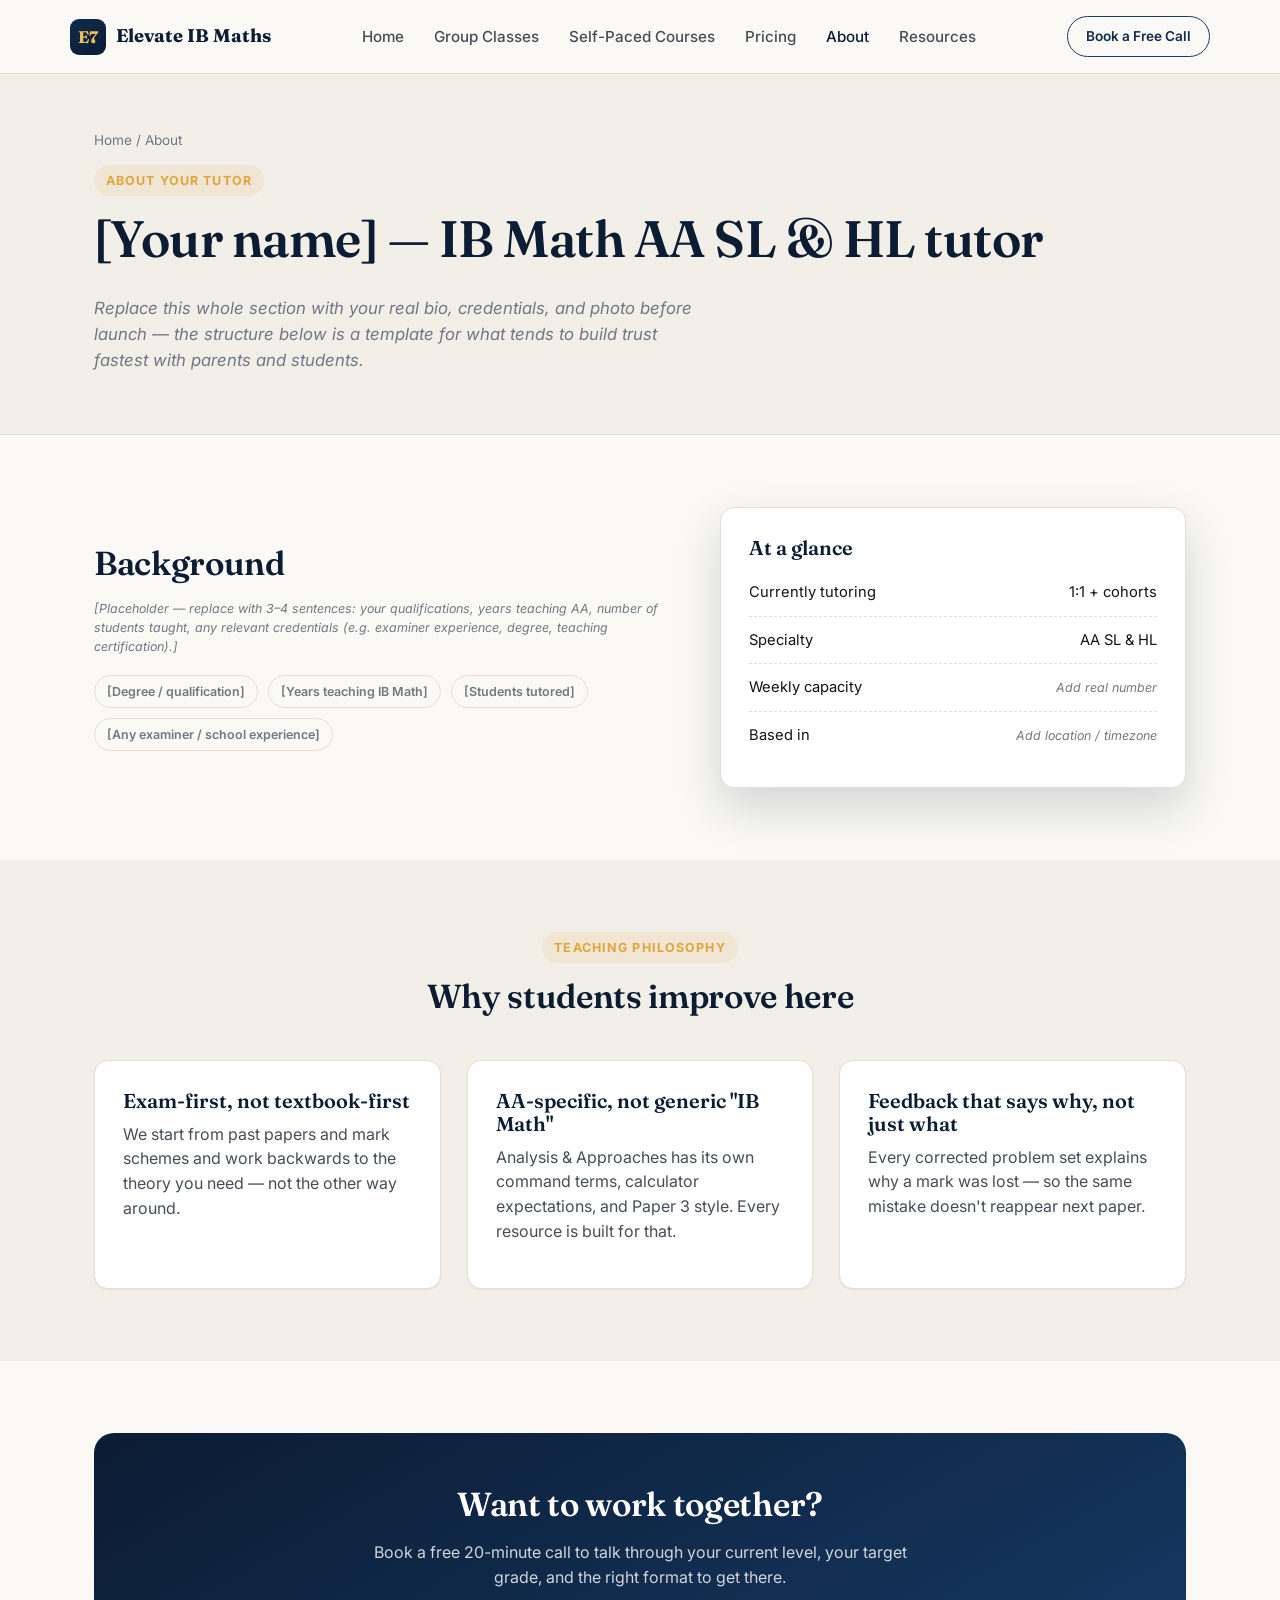
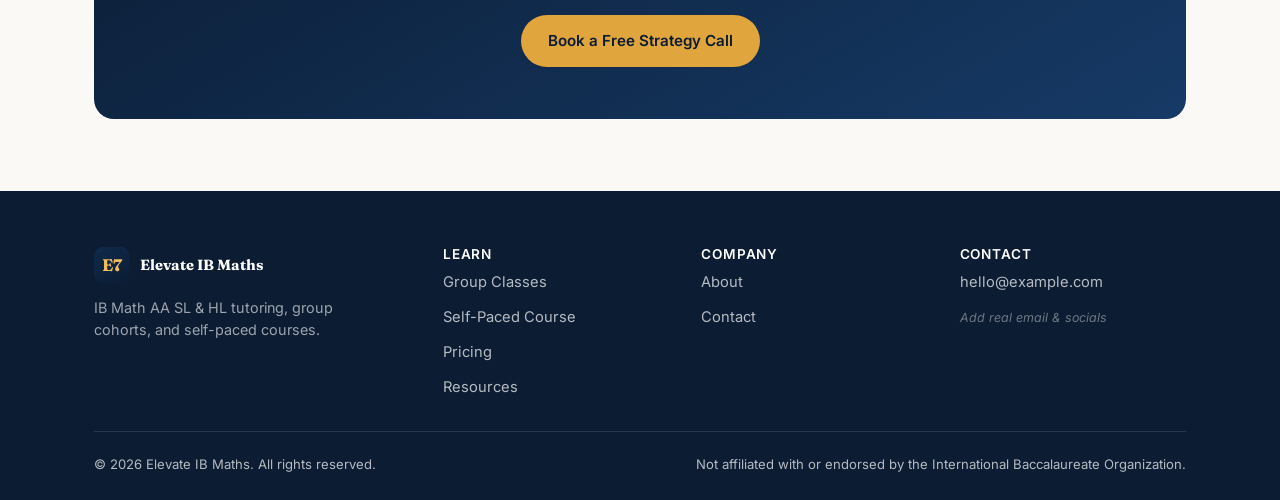
<file: about.html>
<!doctype html>
<html lang="en">
<head>
<meta charset="UTF-8">
<meta name="viewport" content="width=device-width, initial-scale=1.0">
<title>About — Elevate IB Maths</title>
<meta name="description" content="Meet your IB Math AA SL/HL tutor: background, teaching philosophy, and why Analysis &amp; Approaches specifically.">
<link rel="preconnect" href="https://fonts.googleapis.com">
<link rel="preconnect" href="https://fonts.gstatic.com" crossorigin>
<link href="https://fonts.googleapis.com/css2?family=Fraunces:wght@500;600;700&family=Inter:wght@400;500;600;700&display=swap" rel="stylesheet">
<link rel="stylesheet" href="css/styles.css">
</head>
<body>

<header class="site-header">
  <div class="container nav">
    <a href="index.html" class="brand"><span class="brand-mark">E7</span> Elevate IB Maths</a>
    <ul class="nav-links">
      <li><a href="index.html">Home</a></li>
      <li><a href="group-tutoring.html">Group Classes</a></li>
      <li><a href="courses.html">Self-Paced Courses</a></li>
      <li><a href="pricing.html">Pricing</a></li>
      <li><a href="about.html" class="active">About</a></li>
      <li><a href="resources.html">Resources</a></li>
    </ul>
    <div class="nav-cta">
      <a href="contact.html" class="btn btn-outline-navy btn-sm">Book a Free Call</a>
    </div>
    <button class="nav-toggle" aria-label="Toggle menu"><span></span></button>
  </div>
</header>

<section class="page-hero">
  <div class="container">
    <div class="breadcrumb"><a href="index.html">Home</a> / About</div>
    <span class="eyebrow">About your tutor</span>
    <h1>[Your name] — IB Math AA SL &amp; HL tutor</h1>
    <p style="max-width:600px; font-size:1.05rem;" class="placeholder-note">
      Replace this whole section with your real bio, credentials, and photo before
      launch — the structure below is a template for what tends to build trust
      fastest with parents and students.
    </p>
  </div>
</section>

<section class="section">
  <div class="container hero-grid">
    <div>
      <h2>Background</h2>
      <p class="placeholder-note">[Placeholder — replace with 3–4 sentences: your
        qualifications, years teaching AA, number of students taught, any relevant
        credentials (e.g. examiner experience, degree, teaching certification).]</p>
      <div class="badge-row">
        <span class="badge">[Degree / qualification]</span>
        <span class="badge">[Years teaching IB Math]</span>
        <span class="badge">[Students tutored]</span>
        <span class="badge">[Any examiner / school experience]</span>
      </div>
    </div>
    <div class="hero-card">
      <h3>At a glance</h3>
      <div class="hero-card-row"><span>Currently tutoring</span><span>1:1 + cohorts</span></div>
      <div class="hero-card-row"><span>Specialty</span><span>AA SL &amp; HL</span></div>
      <div class="hero-card-row"><span>Weekly capacity</span><span class="placeholder-note">Add real number</span></div>
      <div class="hero-card-row"><span>Based in</span><span class="placeholder-note">Add location / timezone</span></div>
    </div>
  </div>
</section>

<section class="section section--alt">
  <div class="container">
    <div class="section-head">
      <span class="eyebrow">Teaching philosophy</span>
      <h2>Why students improve here</h2>
    </div>
    <div class="grid grid-3">
      <div class="card">
        <h3>Exam-first, not textbook-first</h3>
        <p>We start from past papers and mark schemes and work backwards to the
          theory you need — not the other way around.</p>
      </div>
      <div class="card">
        <h3>AA-specific, not generic "IB Math"</h3>
        <p>Analysis &amp; Approaches has its own command terms, calculator
          expectations, and Paper 3 style. Every resource is built for that.</p>
      </div>
      <div class="card">
        <h3>Feedback that says why, not just what</h3>
        <p>Every corrected problem set explains why a mark was lost — so the same
          mistake doesn't reappear next paper.</p>
      </div>
    </div>
  </div>
</section>

<section class="section">
  <div class="container">
    <div class="cta-band">
      <h2>Want to work together?</h2>
      <p>Book a free 20-minute call to talk through your current level, your
        target grade, and the right format to get there.</p>
      <a href="contact.html" class="btn btn-primary">Book a Free Strategy Call</a>
    </div>
  </div>
</section>

<footer class="site-footer">
  <div class="container">
    <div class="footer-grid">
      <div>
        <a href="index.html" class="brand" style="color:#fff;"><span class="brand-mark">E7</span> Elevate IB Maths</a>
        <p style="margin-top:14px; color:rgba(255,255,255,0.6); font-size:0.9rem; max-width:280px;">
          IB Math AA SL &amp; HL tutoring, group cohorts, and self-paced courses.
        </p>
      </div>
      <div>
        <h4>Learn</h4>
        <ul>
          <li><a href="group-tutoring.html">Group Classes</a></li>
          <li><a href="courses.html">Self-Paced Course</a></li>
          <li><a href="pricing.html">Pricing</a></li>
          <li><a href="resources.html">Resources</a></li>
        </ul>
      </div>
      <div>
        <h4>Company</h4>
        <ul>
          <li><a href="about.html">About</a></li>
          <li><a href="contact.html">Contact</a></li>
        </ul>
      </div>
      <div>
        <h4>Contact</h4>
        <ul>
          <li><a href="mailto:hello@example.com">hello@example.com</a></li>
          <li><span class="placeholder-note">Add real email &amp; socials</span></li>
        </ul>
      </div>
    </div>
    <div class="footer-bottom">
      <span>© 2026 Elevate IB Maths. All rights reserved.</span>
      <span>Not affiliated with or endorsed by the International Baccalaureate Organization.</span>
    </div>
  </div>
</footer>

<script src="js/main.js"></script>
</body>
</html>
</file>
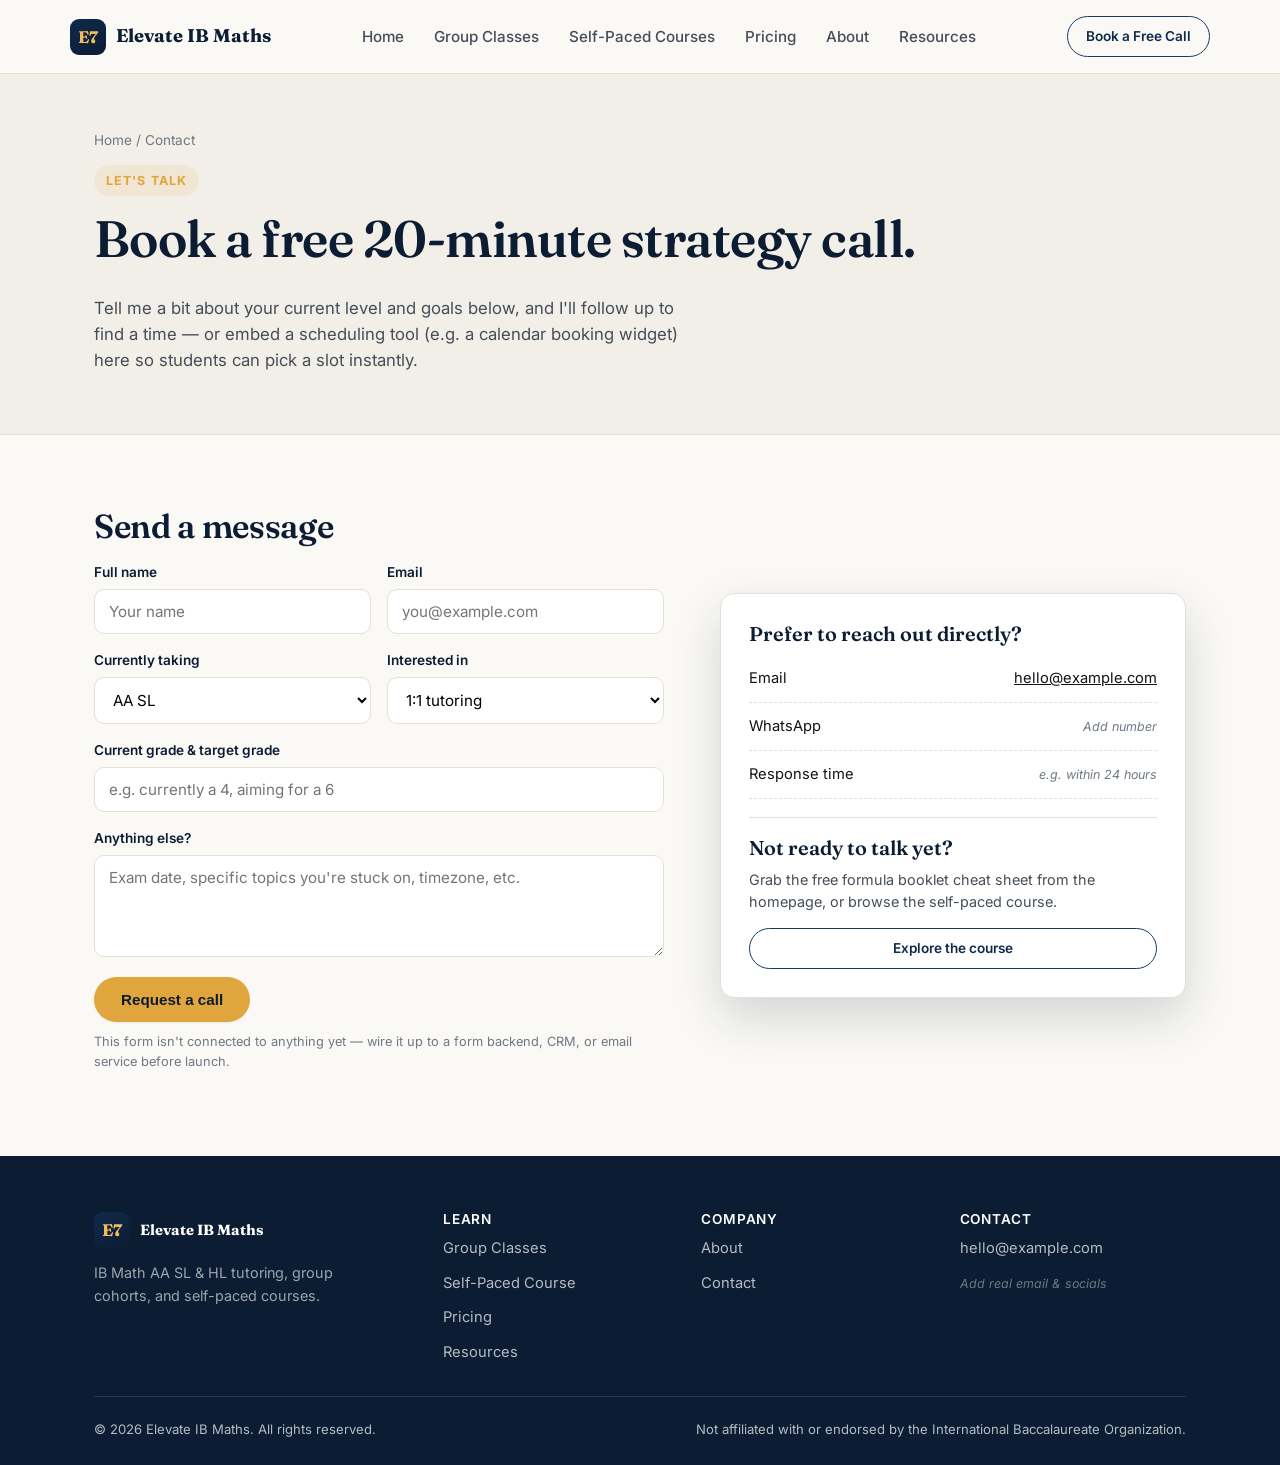
<file: contact.html>
<!doctype html>
<html lang="en">
<head>
<meta charset="UTF-8">
<meta name="viewport" content="width=device-width, initial-scale=1.0">
<title>Contact &amp; Booking — Elevate IB Maths</title>
<meta name="description" content="Book a free strategy call, join a group cohort waitlist, or ask a question about IB Math AA SL/HL tutoring.">
<link rel="preconnect" href="https://fonts.googleapis.com">
<link rel="preconnect" href="https://fonts.gstatic.com" crossorigin>
<link href="https://fonts.googleapis.com/css2?family=Fraunces:wght@500;600;700&family=Inter:wght@400;500;600;700&display=swap" rel="stylesheet">
<link rel="stylesheet" href="css/styles.css">
</head>
<body>

<header class="site-header">
  <div class="container nav">
    <a href="index.html" class="brand"><span class="brand-mark">E7</span> Elevate IB Maths</a>
    <ul class="nav-links">
      <li><a href="index.html">Home</a></li>
      <li><a href="group-tutoring.html">Group Classes</a></li>
      <li><a href="courses.html">Self-Paced Courses</a></li>
      <li><a href="pricing.html">Pricing</a></li>
      <li><a href="about.html">About</a></li>
      <li><a href="resources.html">Resources</a></li>
    </ul>
    <div class="nav-cta">
      <a href="contact.html" class="btn btn-outline-navy btn-sm">Book a Free Call</a>
    </div>
    <button class="nav-toggle" aria-label="Toggle menu"><span></span></button>
  </div>
</header>

<section class="page-hero">
  <div class="container">
    <div class="breadcrumb"><a href="index.html">Home</a> / Contact</div>
    <span class="eyebrow">Let's talk</span>
    <h1>Book a free 20-minute strategy call.</h1>
    <p style="max-width:600px; font-size:1.05rem;">Tell me a bit about your current
      level and goals below, and I'll follow up to find a time — or embed a
      scheduling tool (e.g. a calendar booking widget) here so students can pick a
      slot instantly.</p>
  </div>
</section>

<section class="section">
  <div class="container hero-grid">
    <div>
      <h2>Send a message</h2>
      <form data-lead-form>
        <div class="form-grid">
          <div class="form-field">
            <label for="c-name">Full name</label>
            <input id="c-name" type="text" required placeholder="Your name">
          </div>
          <div class="form-field">
            <label for="c-email">Email</label>
            <input id="c-email" type="email" required placeholder="you@example.com">
          </div>
          <div class="form-field">
            <label for="c-level">Currently taking</label>
            <select id="c-level">
              <option>AA SL</option>
              <option>AA HL</option>
              <option>Not sure yet</option>
            </select>
          </div>
          <div class="form-field">
            <label for="c-interest">Interested in</label>
            <select id="c-interest">
              <option>1:1 tutoring</option>
              <option>Group cohort</option>
              <option>Self-paced course</option>
              <option>Not sure — help me choose</option>
            </select>
          </div>
          <div class="form-field full">
            <label for="c-grade">Current grade &amp; target grade</label>
            <input id="c-grade" type="text" placeholder="e.g. currently a 4, aiming for a 6">
          </div>
          <div class="form-field full">
            <label for="c-message">Anything else?</label>
            <textarea id="c-message" rows="4" placeholder="Exam date, specific topics you're stuck on, timezone, etc."></textarea>
          </div>
        </div>
        <button type="submit" class="btn btn-primary" style="margin-top:20px;">Request a call</button>
        <p class="form-note">This form isn't connected to anything yet — wire it up
          to a form backend, CRM, or email service before launch.</p>
      </form>
      <div class="form-success">Thanks — I'll follow up by email shortly to find a time that works.</div>
    </div>

    <div class="hero-card">
      <h3>Prefer to reach out directly?</h3>
      <div class="hero-card-row"><span>Email</span><span><a href="mailto:hello@example.com">hello@example.com</a></span></div>
      <div class="hero-card-row"><span>WhatsApp</span><span class="placeholder-note">Add number</span></div>
      <div class="hero-card-row"><span>Response time</span><span class="placeholder-note">e.g. within 24 hours</span></div>
      <hr class="divider" style="margin:18px 0;">
      <h3>Not ready to talk yet?</h3>
      <p style="font-size:0.9rem;">Grab the free formula booklet cheat sheet from
        the homepage, or browse the self-paced course.</p>
      <a href="courses.html" class="btn btn-outline-navy btn-block btn-sm">Explore the course</a>
    </div>
  </div>
</section>

<footer class="site-footer">
  <div class="container">
    <div class="footer-grid">
      <div>
        <a href="index.html" class="brand" style="color:#fff;"><span class="brand-mark">E7</span> Elevate IB Maths</a>
        <p style="margin-top:14px; color:rgba(255,255,255,0.6); font-size:0.9rem; max-width:280px;">
          IB Math AA SL &amp; HL tutoring, group cohorts, and self-paced courses.
        </p>
      </div>
      <div>
        <h4>Learn</h4>
        <ul>
          <li><a href="group-tutoring.html">Group Classes</a></li>
          <li><a href="courses.html">Self-Paced Course</a></li>
          <li><a href="pricing.html">Pricing</a></li>
          <li><a href="resources.html">Resources</a></li>
        </ul>
      </div>
      <div>
        <h4>Company</h4>
        <ul>
          <li><a href="about.html">About</a></li>
          <li><a href="contact.html">Contact</a></li>
        </ul>
      </div>
      <div>
        <h4>Contact</h4>
        <ul>
          <li><a href="mailto:hello@example.com">hello@example.com</a></li>
          <li><span class="placeholder-note">Add real email &amp; socials</span></li>
        </ul>
      </div>
    </div>
    <div class="footer-bottom">
      <span>© 2026 Elevate IB Maths. All rights reserved.</span>
      <span>Not affiliated with or endorsed by the International Baccalaureate Organization.</span>
    </div>
  </div>
</footer>

<script src="js/main.js"></script>
</body>
</html>
</file>
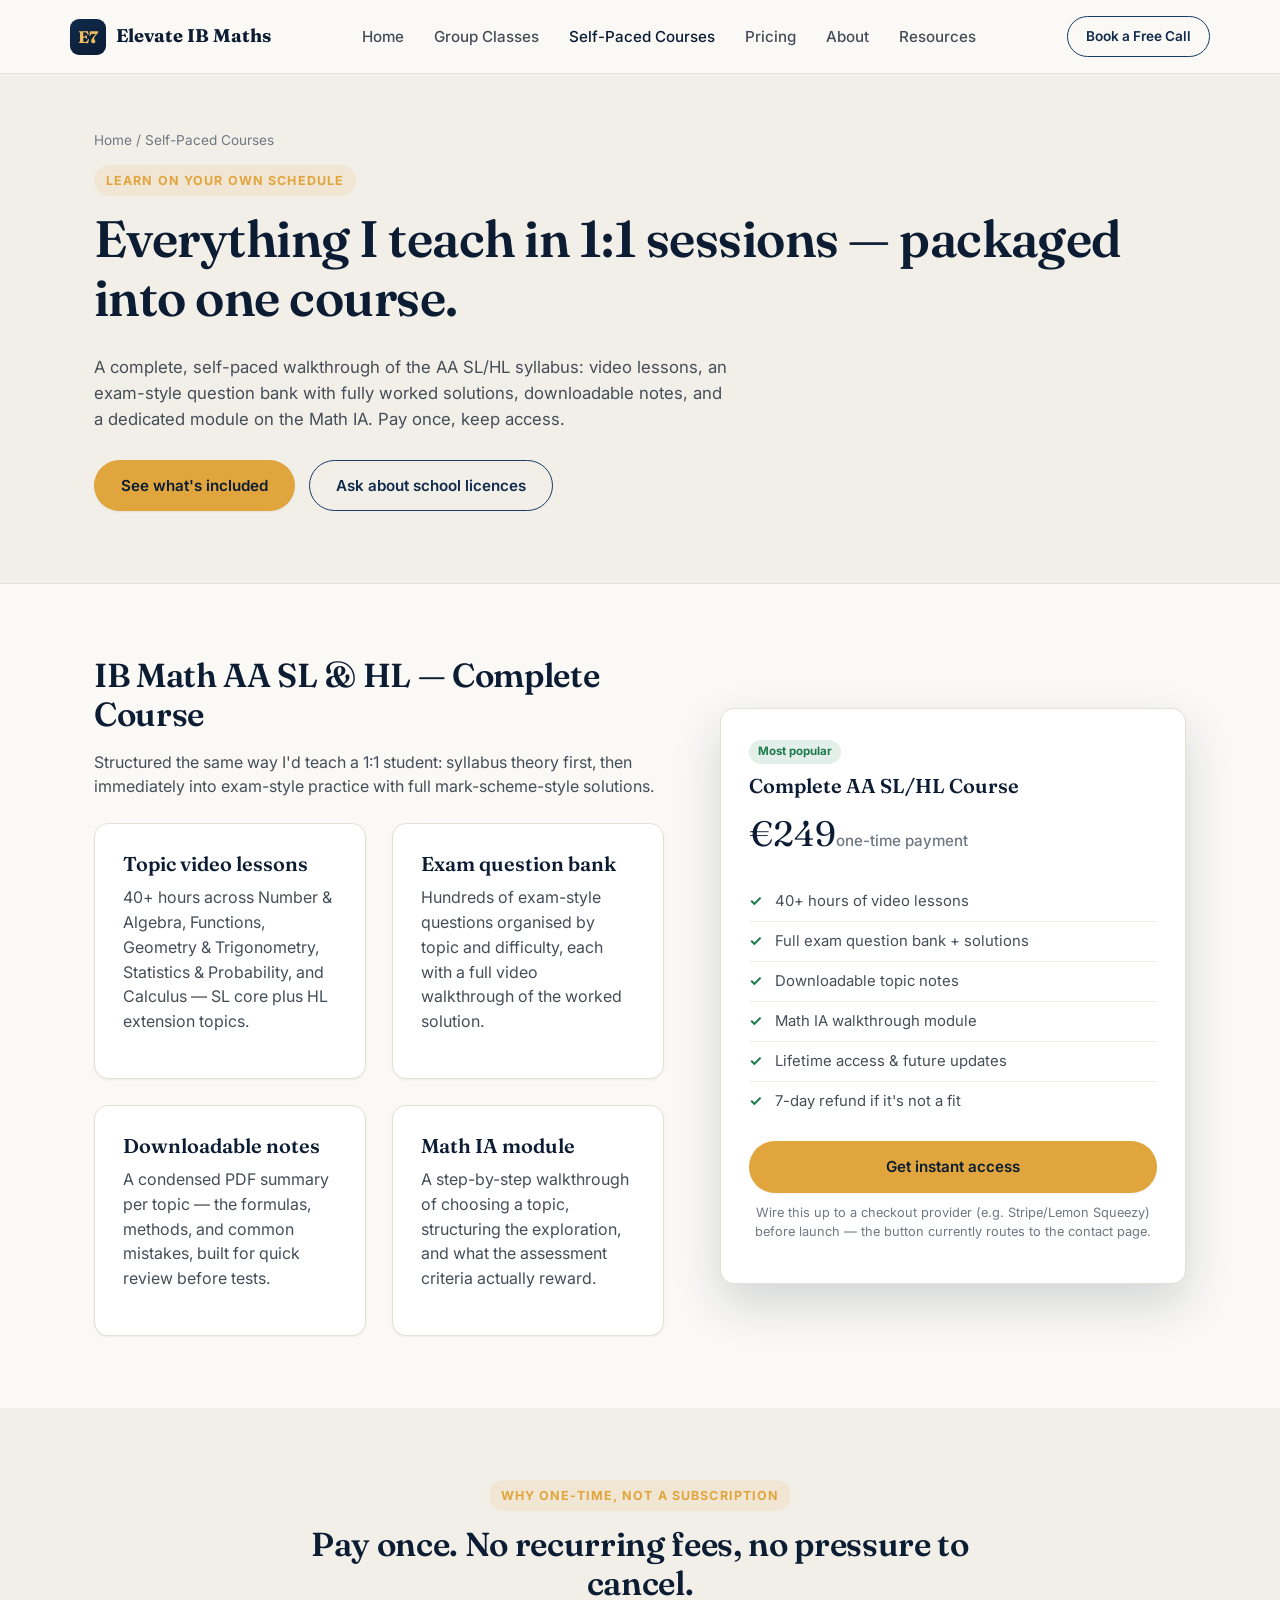
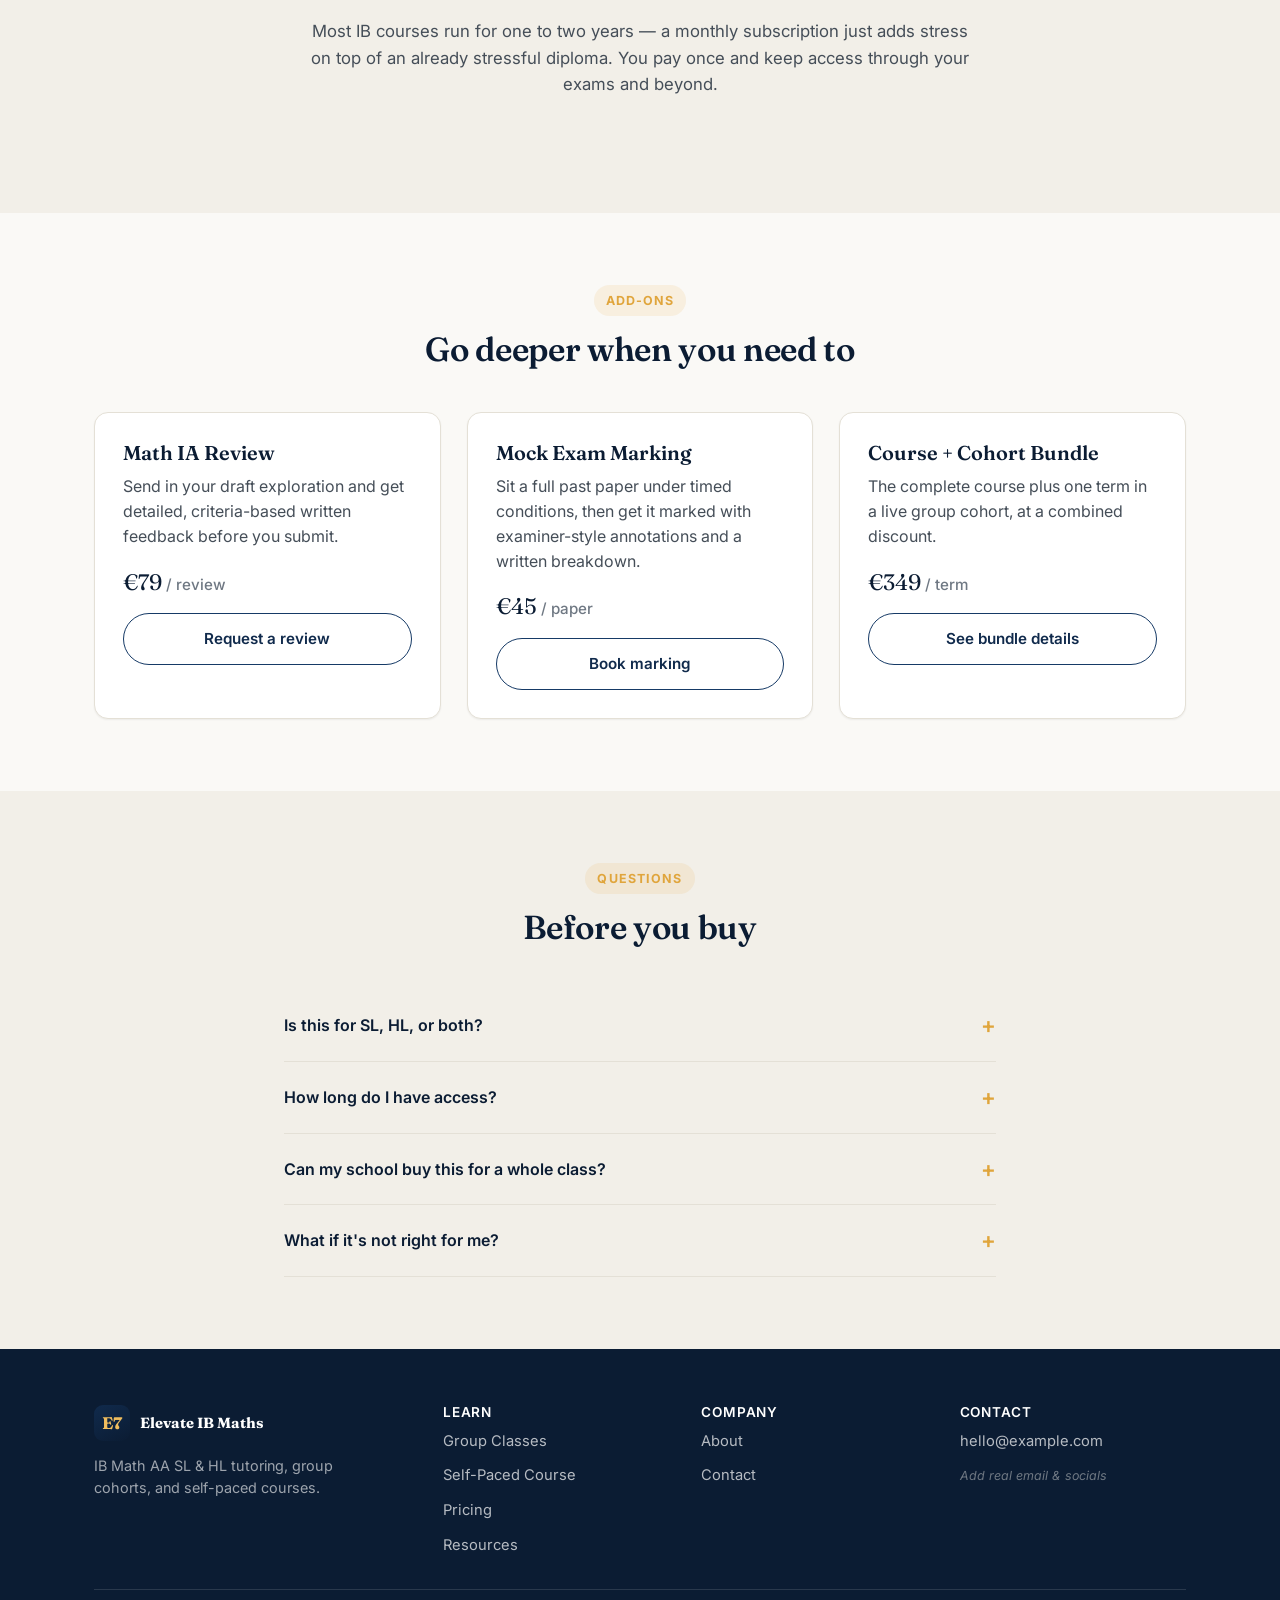
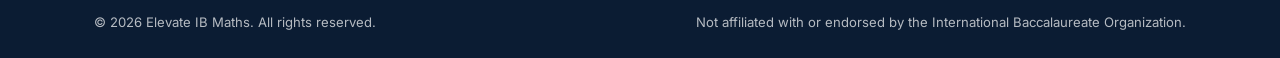
<file: courses.html>
<!doctype html>
<html lang="en">
<head>
<meta charset="UTF-8">
<meta name="viewport" content="width=device-width, initial-scale=1.0">
<title>Self-Paced IB Math AA Course &amp; Question Bank | Elevate IB Maths</title>
<meta name="description" content="A complete self-paced IB Math AA SL/HL video course plus an exam-style question bank with worked solutions. One-time payment, lifetime access.">
<link rel="preconnect" href="https://fonts.googleapis.com">
<link rel="preconnect" href="https://fonts.gstatic.com" crossorigin>
<link href="https://fonts.googleapis.com/css2?family=Fraunces:wght@500;600;700&family=Inter:wght@400;500;600;700&display=swap" rel="stylesheet">
<link rel="stylesheet" href="css/styles.css">
</head>
<body>

<header class="site-header">
  <div class="container nav">
    <a href="index.html" class="brand"><span class="brand-mark">E7</span> Elevate IB Maths</a>
    <ul class="nav-links">
      <li><a href="index.html">Home</a></li>
      <li><a href="group-tutoring.html">Group Classes</a></li>
      <li><a href="courses.html" class="active">Self-Paced Courses</a></li>
      <li><a href="pricing.html">Pricing</a></li>
      <li><a href="about.html">About</a></li>
      <li><a href="resources.html">Resources</a></li>
    </ul>
    <div class="nav-cta">
      <a href="contact.html" class="btn btn-outline-navy btn-sm">Book a Free Call</a>
    </div>
    <button class="nav-toggle" aria-label="Toggle menu"><span></span></button>
  </div>
</header>

<section class="page-hero">
  <div class="container">
    <div class="breadcrumb"><a href="index.html">Home</a> / Self-Paced Courses</div>
    <span class="eyebrow">Learn on your own schedule</span>
    <h1>Everything I teach in 1:1 sessions — packaged into one course.</h1>
    <p style="max-width:640px; font-size:1.05rem;">
      A complete, self-paced walkthrough of the AA SL/HL syllabus: video lessons,
      an exam-style question bank with fully worked solutions, downloadable notes,
      and a dedicated module on the Math IA. Pay once, keep access.
    </p>
    <div class="hero-actions">
      <a href="#product" class="btn btn-primary">See what's included</a>
      <a href="contact.html" class="btn btn-outline-navy">Ask about school licences</a>
    </div>
  </div>
</section>

<section class="section" id="product">
  <div class="container hero-grid">
    <div>
      <h2>IB Math AA SL &amp; HL — Complete Course</h2>
      <p>Structured the same way I'd teach a 1:1 student: syllabus theory first, then
        immediately into exam-style practice with full mark-scheme-style solutions.</p>
      <div class="grid grid-2" style="margin-top:24px;">
        <div class="card">
          <h3>Topic video lessons</h3>
          <p>40+ hours across Number &amp; Algebra, Functions, Geometry &amp;
            Trigonometry, Statistics &amp; Probability, and Calculus — SL core plus
            HL extension topics.</p>
        </div>
        <div class="card">
          <h3>Exam question bank</h3>
          <p>Hundreds of exam-style questions organised by topic and difficulty,
            each with a full video walkthrough of the worked solution.</p>
        </div>
        <div class="card">
          <h3>Downloadable notes</h3>
          <p>A condensed PDF summary per topic — the formulas, methods, and
            common mistakes, built for quick review before tests.</p>
        </div>
        <div class="card">
          <h3>Math IA module</h3>
          <p>A step-by-step walkthrough of choosing a topic, structuring the
            exploration, and what the assessment criteria actually reward.</p>
        </div>
      </div>
    </div>

    <div class="hero-card">
      <span class="tag" style="margin-bottom:10px; display:inline-block;">Most popular</span>
      <h3>Complete AA SL/HL Course</h3>
      <div class="offer-price">€249<span>one-time payment</span></div>
      <ul class="offer-list">
        <li>40+ hours of video lessons</li>
        <li>Full exam question bank + solutions</li>
        <li>Downloadable topic notes</li>
        <li>Math IA walkthrough module</li>
        <li>Lifetime access &amp; future updates</li>
        <li>7-day refund if it's not a fit</li>
      </ul>
      <a href="contact.html" class="btn btn-primary btn-block">Get instant access</a>
      <p class="form-note" style="text-align:center;">Wire this up to a checkout
        provider (e.g. Stripe/Lemon Squeezy) before launch — the button currently
        routes to the contact page.</p>
    </div>
  </div>
</section>

<section class="section section--alt">
  <div class="container">
    <div class="section-head">
      <span class="eyebrow">Why one-time, not a subscription</span>
      <h2>Pay once. No recurring fees, no pressure to cancel.</h2>
      <p>Most IB courses run for one to two years — a monthly subscription just adds
        stress on top of an already stressful diploma. You pay once and keep access
        through your exams and beyond.</p>
    </div>
  </div>
</section>

<section class="section">
  <div class="container">
    <div class="section-head">
      <span class="eyebrow">Add-ons</span>
      <h2>Go deeper when you need to</h2>
    </div>
    <div class="grid grid-3">
      <div class="card">
        <h3>Math IA Review</h3>
        <p>Send in your draft exploration and get detailed, criteria-based written
          feedback before you submit.</p>
        <div class="offer-price" style="font-size:1.4rem;">€79<span> / review</span></div>
        <a href="contact.html" class="btn btn-outline-navy btn-block" style="margin-top:12px;">Request a review</a>
      </div>
      <div class="card">
        <h3>Mock Exam Marking</h3>
        <p>Sit a full past paper under timed conditions, then get it marked with
          examiner-style annotations and a written breakdown.</p>
        <div class="offer-price" style="font-size:1.4rem;">€45<span> / paper</span></div>
        <a href="contact.html" class="btn btn-outline-navy btn-block" style="margin-top:12px;">Book marking</a>
      </div>
      <div class="card">
        <h3>Course + Cohort Bundle</h3>
        <p>The complete course plus one term in a live group cohort, at a combined
          discount.</p>
        <div class="offer-price" style="font-size:1.4rem;">€349<span> / term</span></div>
        <a href="pricing.html" class="btn btn-outline-navy btn-block" style="margin-top:12px;">See bundle details</a>
      </div>
    </div>
  </div>
</section>

<section class="section section--alt">
  <div class="container" style="max-width:760px;">
    <div class="section-head">
      <span class="eyebrow">Questions</span>
      <h2>Before you buy</h2>
    </div>
    <div class="faq-item">
      <div class="faq-q">Is this for SL, HL, or both?</div>
      <div class="faq-a"><p>Both. The core syllabus lessons apply to SL and HL,
        with clearly labelled HL-only sections for the extension content and Paper 3.</p></div>
    </div>
    <div class="faq-item">
      <div class="faq-q">How long do I have access?</div>
      <div class="faq-a"><p>Lifetime access, including future updates as the
        syllabus or exam style changes.</p></div>
    </div>
    <div class="faq-item">
      <div class="faq-q">Can my school buy this for a whole class?</div>
      <div class="faq-a"><p>Yes — reach out via the contact page for school and
        group licensing.</p></div>
    </div>
    <div class="faq-item">
      <div class="faq-q">What if it's not right for me?</div>
      <div class="faq-a"><p>7-day refund, no questions asked.</p></div>
    </div>
  </div>
</section>

<footer class="site-footer">
  <div class="container">
    <div class="footer-grid">
      <div>
        <a href="index.html" class="brand" style="color:#fff;"><span class="brand-mark">E7</span> Elevate IB Maths</a>
        <p style="margin-top:14px; color:rgba(255,255,255,0.6); font-size:0.9rem; max-width:280px;">
          IB Math AA SL &amp; HL tutoring, group cohorts, and self-paced courses.
        </p>
      </div>
      <div>
        <h4>Learn</h4>
        <ul>
          <li><a href="group-tutoring.html">Group Classes</a></li>
          <li><a href="courses.html">Self-Paced Course</a></li>
          <li><a href="pricing.html">Pricing</a></li>
          <li><a href="resources.html">Resources</a></li>
        </ul>
      </div>
      <div>
        <h4>Company</h4>
        <ul>
          <li><a href="about.html">About</a></li>
          <li><a href="contact.html">Contact</a></li>
        </ul>
      </div>
      <div>
        <h4>Contact</h4>
        <ul>
          <li><a href="mailto:hello@example.com">hello@example.com</a></li>
          <li><span class="placeholder-note">Add real email &amp; socials</span></li>
        </ul>
      </div>
    </div>
    <div class="footer-bottom">
      <span>© 2026 Elevate IB Maths. All rights reserved.</span>
      <span>Not affiliated with or endorsed by the International Baccalaureate Organization.</span>
    </div>
  </div>
</footer>

<script src="js/main.js"></script>
</body>
</html>
</file>
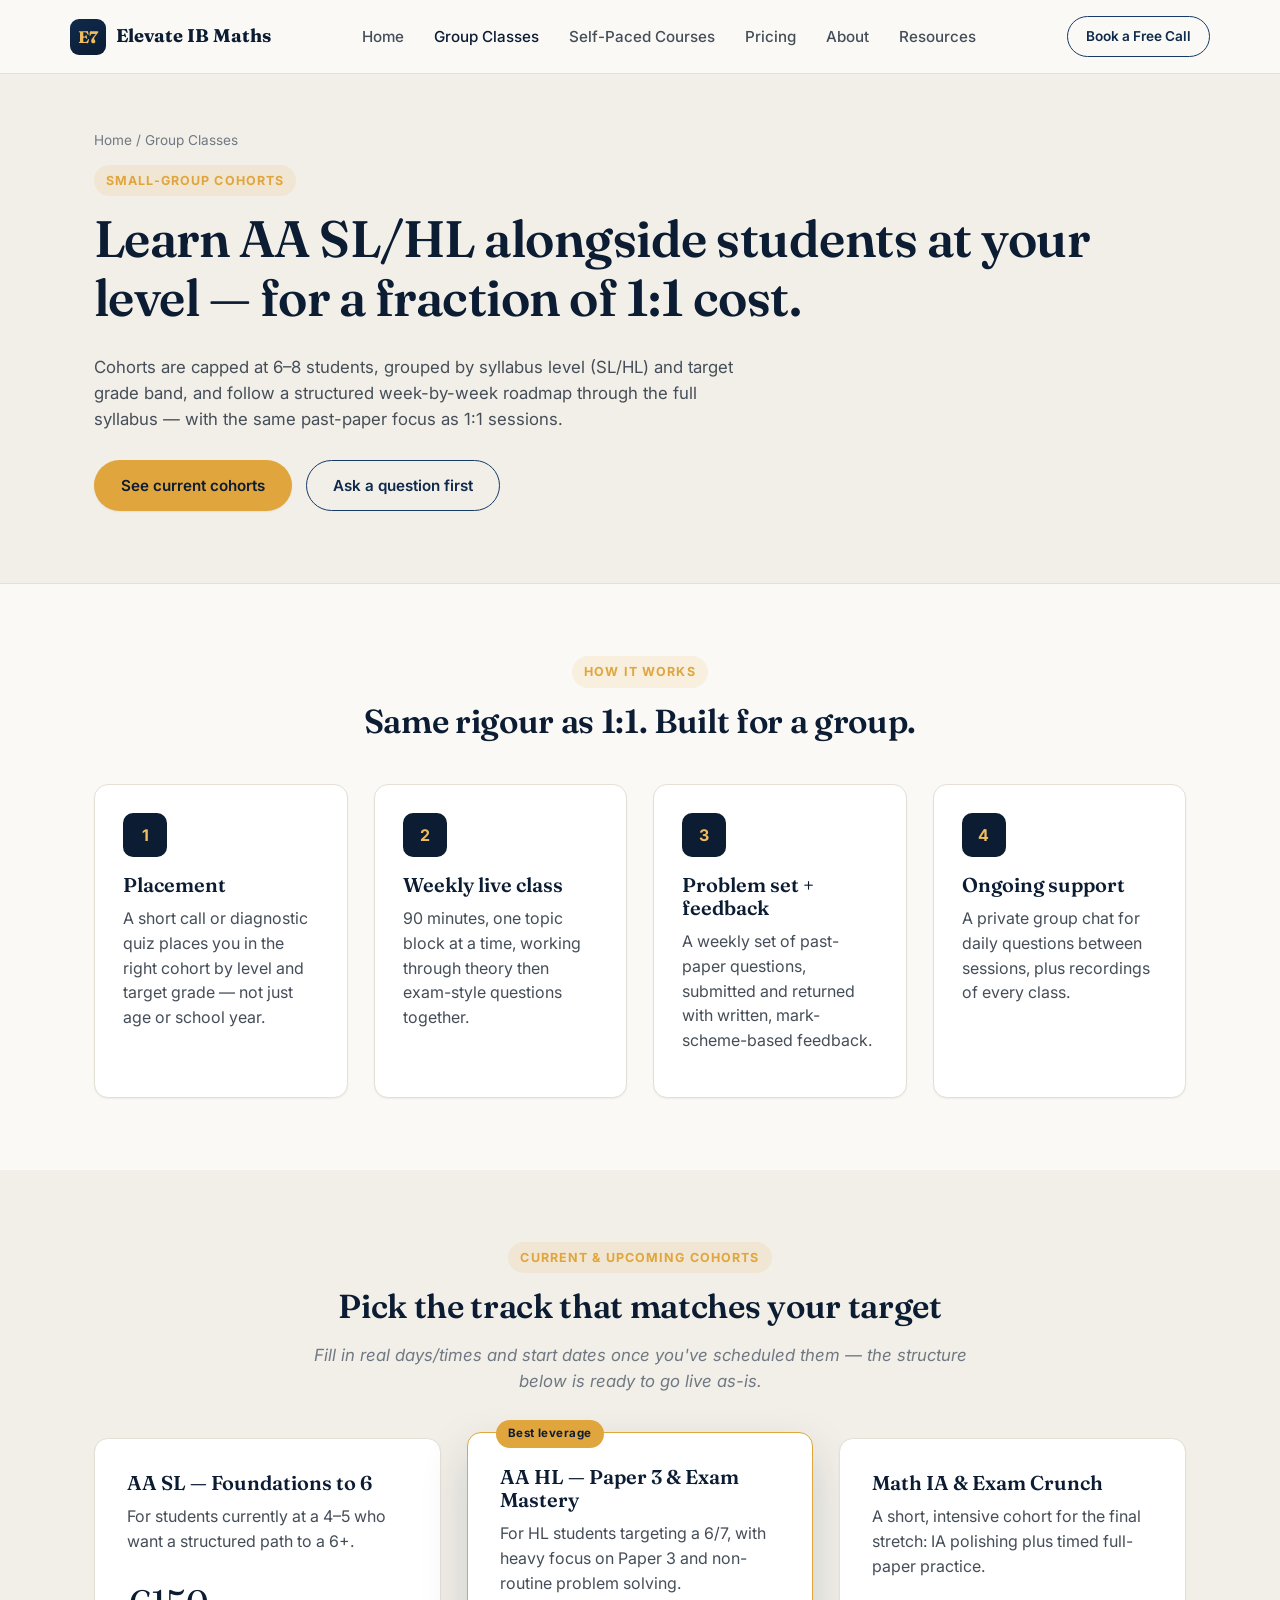
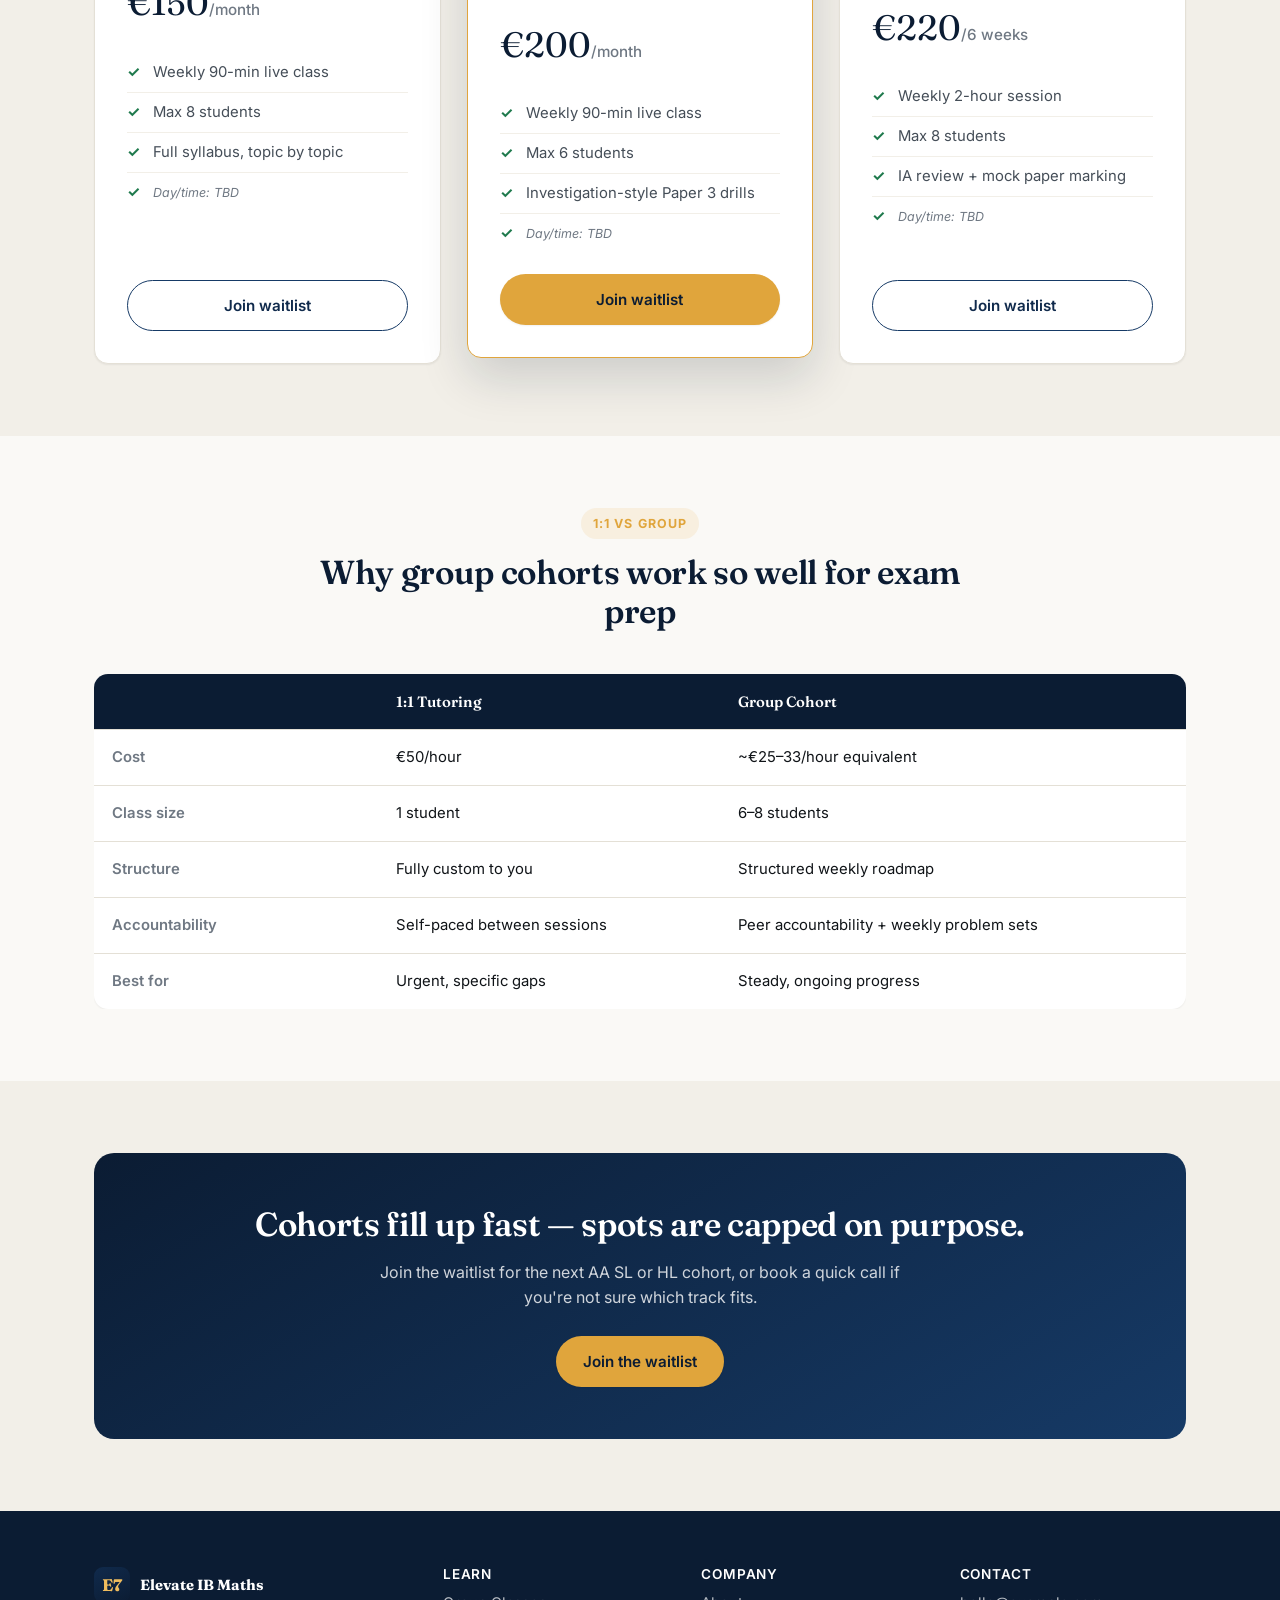
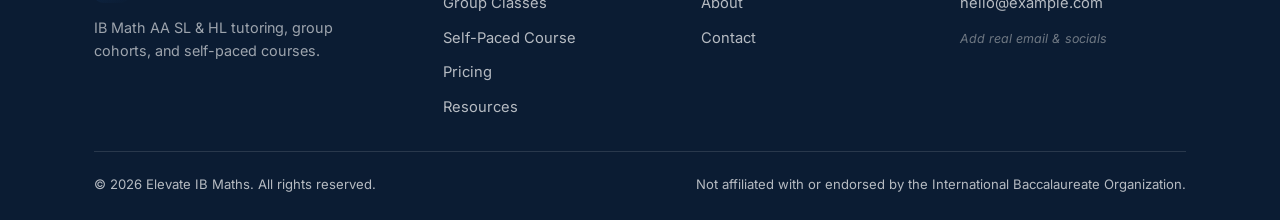
<file: group-tutoring.html>
<!doctype html>
<html lang="en">
<head>
<meta charset="UTF-8">
<meta name="viewport" content="width=device-width, initial-scale=1.0">
<title>Group Tutoring Cohorts — IB Math AA SL &amp; HL | Elevate IB Maths</title>
<meta name="description" content="Small-group IB Math AA SL &amp; HL cohorts (max 6-8 students). Weekly live classes, structured roadmap, and problem sets — for a fraction of the cost of 1:1.">
<link rel="preconnect" href="https://fonts.googleapis.com">
<link rel="preconnect" href="https://fonts.gstatic.com" crossorigin>
<link href="https://fonts.googleapis.com/css2?family=Fraunces:wght@500;600;700&family=Inter:wght@400;500;600;700&display=swap" rel="stylesheet">
<link rel="stylesheet" href="css/styles.css">
</head>
<body>

<header class="site-header">
  <div class="container nav">
    <a href="index.html" class="brand"><span class="brand-mark">E7</span> Elevate IB Maths</a>
    <ul class="nav-links">
      <li><a href="index.html">Home</a></li>
      <li><a href="group-tutoring.html" class="active">Group Classes</a></li>
      <li><a href="courses.html">Self-Paced Courses</a></li>
      <li><a href="pricing.html">Pricing</a></li>
      <li><a href="about.html">About</a></li>
      <li><a href="resources.html">Resources</a></li>
    </ul>
    <div class="nav-cta">
      <a href="contact.html" class="btn btn-outline-navy btn-sm">Book a Free Call</a>
    </div>
    <button class="nav-toggle" aria-label="Toggle menu"><span></span></button>
  </div>
</header>

<section class="page-hero">
  <div class="container">
    <div class="breadcrumb"><a href="index.html">Home</a> / Group Classes</div>
    <span class="eyebrow">Small-group cohorts</span>
    <h1>Learn AA SL/HL alongside students at your level — for a fraction of 1:1 cost.</h1>
    <p style="max-width:640px; font-size:1.05rem;">
      Cohorts are capped at 6–8 students, grouped by syllabus level (SL/HL) and
      target grade band, and follow a structured week-by-week roadmap through the
      full syllabus — with the same past-paper focus as 1:1 sessions.
    </p>
    <div class="hero-actions">
      <a href="#cohorts" class="btn btn-primary">See current cohorts</a>
      <a href="contact.html" class="btn btn-outline-navy">Ask a question first</a>
    </div>
  </div>
</section>

<section class="section">
  <div class="container">
    <div class="section-head">
      <span class="eyebrow">How it works</span>
      <h2>Same rigour as 1:1. Built for a group.</h2>
    </div>
    <div class="grid grid-4">
      <div class="card">
        <div class="card-icon">1</div>
        <h3>Placement</h3>
        <p>A short call or diagnostic quiz places you in the right cohort by level
          and target grade — not just age or school year.</p>
      </div>
      <div class="card">
        <div class="card-icon">2</div>
        <h3>Weekly live class</h3>
        <p>90 minutes, one topic block at a time, working through theory then
          exam-style questions together.</p>
      </div>
      <div class="card">
        <div class="card-icon">3</div>
        <h3>Problem set + feedback</h3>
        <p>A weekly set of past-paper questions, submitted and returned with
          written, mark-scheme-based feedback.</p>
      </div>
      <div class="card">
        <div class="card-icon">4</div>
        <h3>Ongoing support</h3>
        <p>A private group chat for daily questions between sessions, plus
          recordings of every class.</p>
      </div>
    </div>
  </div>
</section>

<section class="section section--alt" id="cohorts">
  <div class="container">
    <div class="section-head">
      <span class="eyebrow">Current &amp; upcoming cohorts</span>
      <h2>Pick the track that matches your target</h2>
      <p class="placeholder-note">Fill in real days/times and start dates once you've
        scheduled them — the structure below is ready to go live as-is.</p>
    </div>
    <div class="grid grid-3">
      <div class="offer-card">
        <h3>AA SL — Foundations to 6</h3>
        <p>For students currently at a 4–5 who want a structured path to a 6+.</p>
        <div class="offer-price">€150<span>/month</span></div>
        <ul class="offer-list">
          <li>Weekly 90-min live class</li>
          <li>Max 8 students</li>
          <li>Full syllabus, topic by topic</li>
          <li><span class="placeholder-note">Day/time: TBD</span></li>
        </ul>
        <a href="contact.html" class="btn btn-outline-navy btn-block">Join waitlist</a>
      </div>
      <div class="offer-card featured">
        <h3>AA HL — Paper 3 &amp; Exam Mastery</h3>
        <p>For HL students targeting a 6/7, with heavy focus on Paper 3 and
          non-routine problem solving.</p>
        <div class="offer-price">€200<span>/month</span></div>
        <ul class="offer-list">
          <li>Weekly 90-min live class</li>
          <li>Max 6 students</li>
          <li>Investigation-style Paper 3 drills</li>
          <li><span class="placeholder-note">Day/time: TBD</span></li>
        </ul>
        <a href="contact.html" class="btn btn-primary btn-block">Join waitlist</a>
      </div>
      <div class="offer-card">
        <h3>Math IA &amp; Exam Crunch</h3>
        <p>A short, intensive cohort for the final stretch: IA polishing plus
          timed full-paper practice.</p>
        <div class="offer-price">€220<span>/6 weeks</span></div>
        <ul class="offer-list">
          <li>Weekly 2-hour session</li>
          <li>Max 8 students</li>
          <li>IA review + mock paper marking</li>
          <li><span class="placeholder-note">Day/time: TBD</span></li>
        </ul>
        <a href="contact.html" class="btn btn-outline-navy btn-block">Join waitlist</a>
      </div>
    </div>
  </div>
</section>

<section class="section">
  <div class="container">
    <div class="section-head">
      <span class="eyebrow">1:1 vs group</span>
      <h2>Why group cohorts work so well for exam prep</h2>
    </div>
    <div class="table-scroll">
      <table class="pricing-table">
        <tr>
          <th></th>
          <th>1:1 Tutoring</th>
          <th>Group Cohort</th>
        </tr>
        <tr>
          <td>Cost</td>
          <td>€50/hour</td>
          <td>~€25–33/hour equivalent</td>
        </tr>
        <tr>
          <td>Class size</td>
          <td>1 student</td>
          <td>6–8 students</td>
        </tr>
        <tr>
          <td>Structure</td>
          <td>Fully custom to you</td>
          <td>Structured weekly roadmap</td>
        </tr>
        <tr>
          <td>Accountability</td>
          <td>Self-paced between sessions</td>
          <td>Peer accountability + weekly problem sets</td>
        </tr>
        <tr>
          <td>Best for</td>
          <td>Urgent, specific gaps</td>
          <td>Steady, ongoing progress</td>
        </tr>
      </table>
    </div>
  </div>
</section>

<section class="section section--alt">
  <div class="container">
    <div class="cta-band" style="background:linear-gradient(150deg, var(--navy-900), var(--navy-700));">
      <h2>Cohorts fill up fast — spots are capped on purpose.</h2>
      <p>Join the waitlist for the next AA SL or HL cohort, or book a quick call if
        you're not sure which track fits.</p>
      <a href="contact.html" class="btn btn-primary">Join the waitlist</a>
    </div>
  </div>
</section>

<footer class="site-footer">
  <div class="container">
    <div class="footer-grid">
      <div>
        <a href="index.html" class="brand" style="color:#fff;"><span class="brand-mark">E7</span> Elevate IB Maths</a>
        <p style="margin-top:14px; color:rgba(255,255,255,0.6); font-size:0.9rem; max-width:280px;">
          IB Math AA SL &amp; HL tutoring, group cohorts, and self-paced courses.
        </p>
      </div>
      <div>
        <h4>Learn</h4>
        <ul>
          <li><a href="group-tutoring.html">Group Classes</a></li>
          <li><a href="courses.html">Self-Paced Course</a></li>
          <li><a href="pricing.html">Pricing</a></li>
          <li><a href="resources.html">Resources</a></li>
        </ul>
      </div>
      <div>
        <h4>Company</h4>
        <ul>
          <li><a href="about.html">About</a></li>
          <li><a href="contact.html">Contact</a></li>
        </ul>
      </div>
      <div>
        <h4>Contact</h4>
        <ul>
          <li><a href="mailto:hello@example.com">hello@example.com</a></li>
          <li><span class="placeholder-note">Add real email &amp; socials</span></li>
        </ul>
      </div>
    </div>
    <div class="footer-bottom">
      <span>© 2026 Elevate IB Maths. All rights reserved.</span>
      <span>Not affiliated with or endorsed by the International Baccalaureate Organization.</span>
    </div>
  </div>
</footer>

<script src="js/main.js"></script>
</body>
</html>
</file>
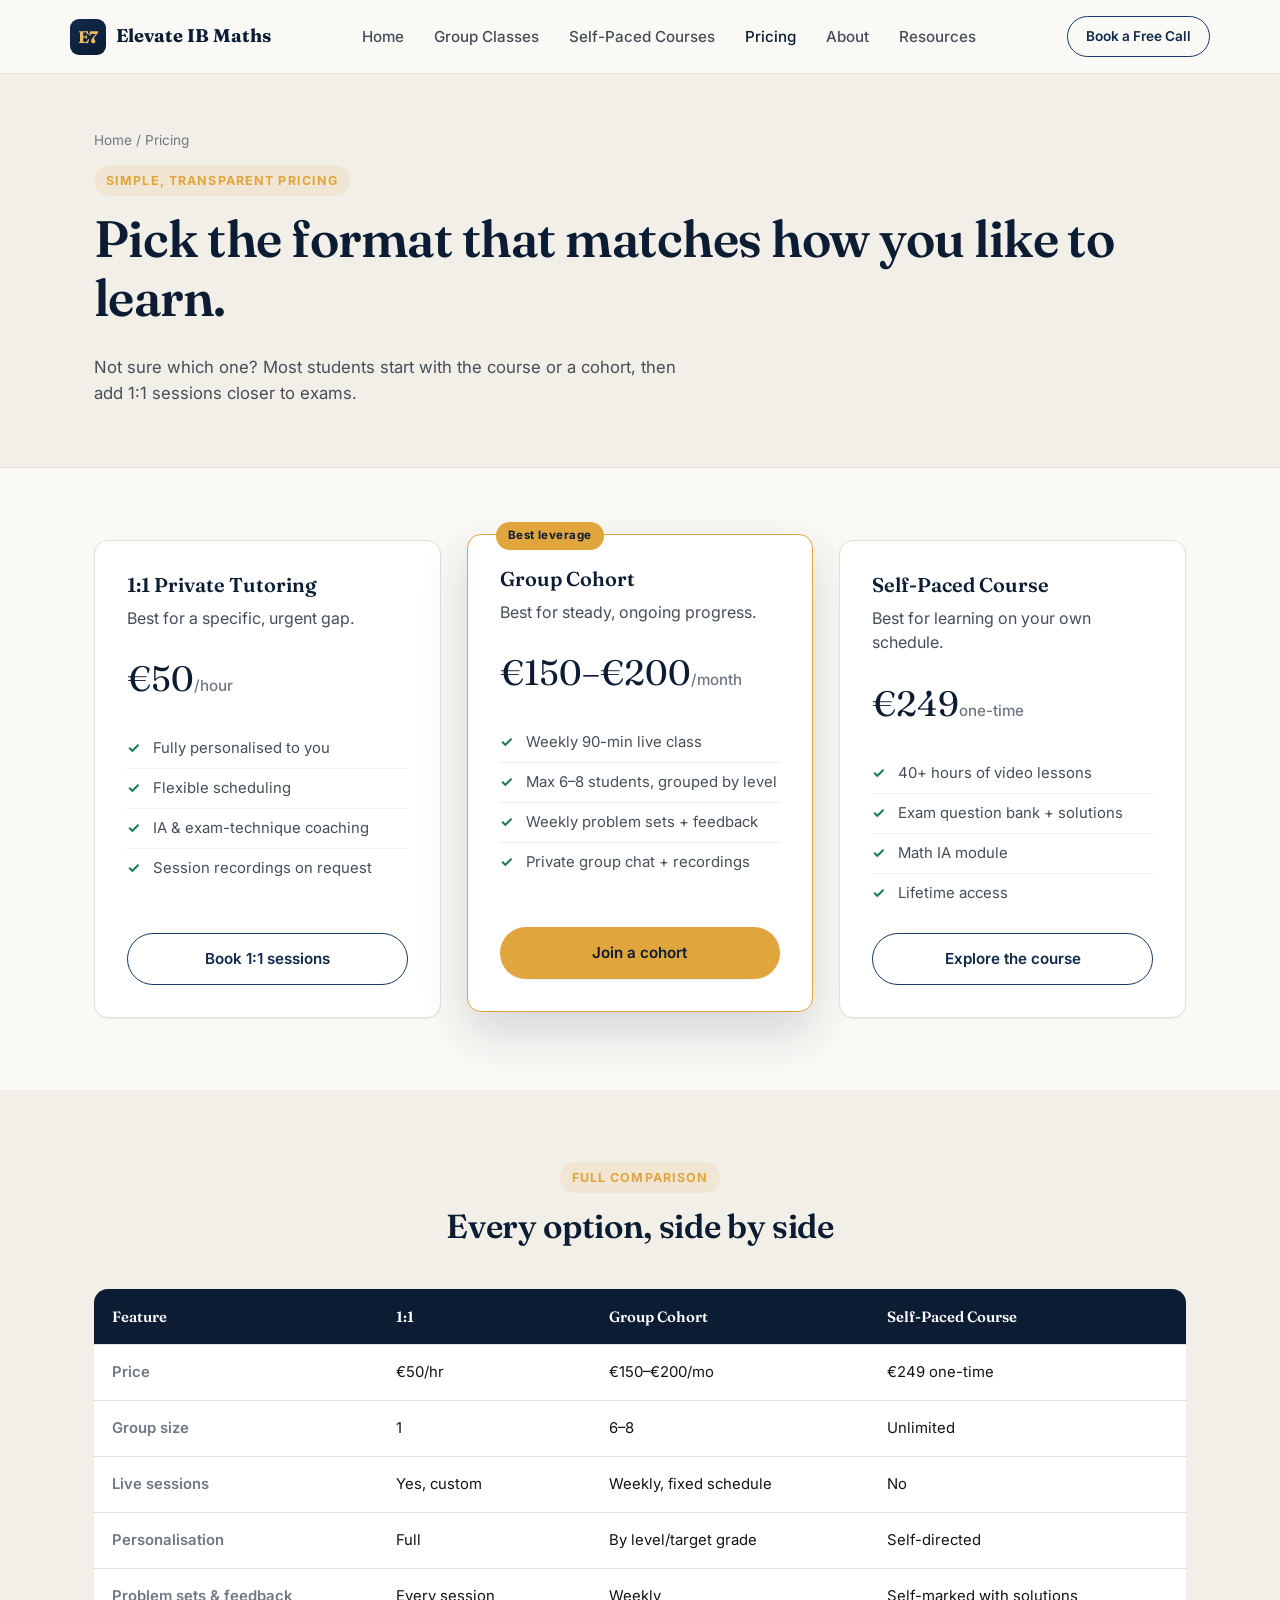
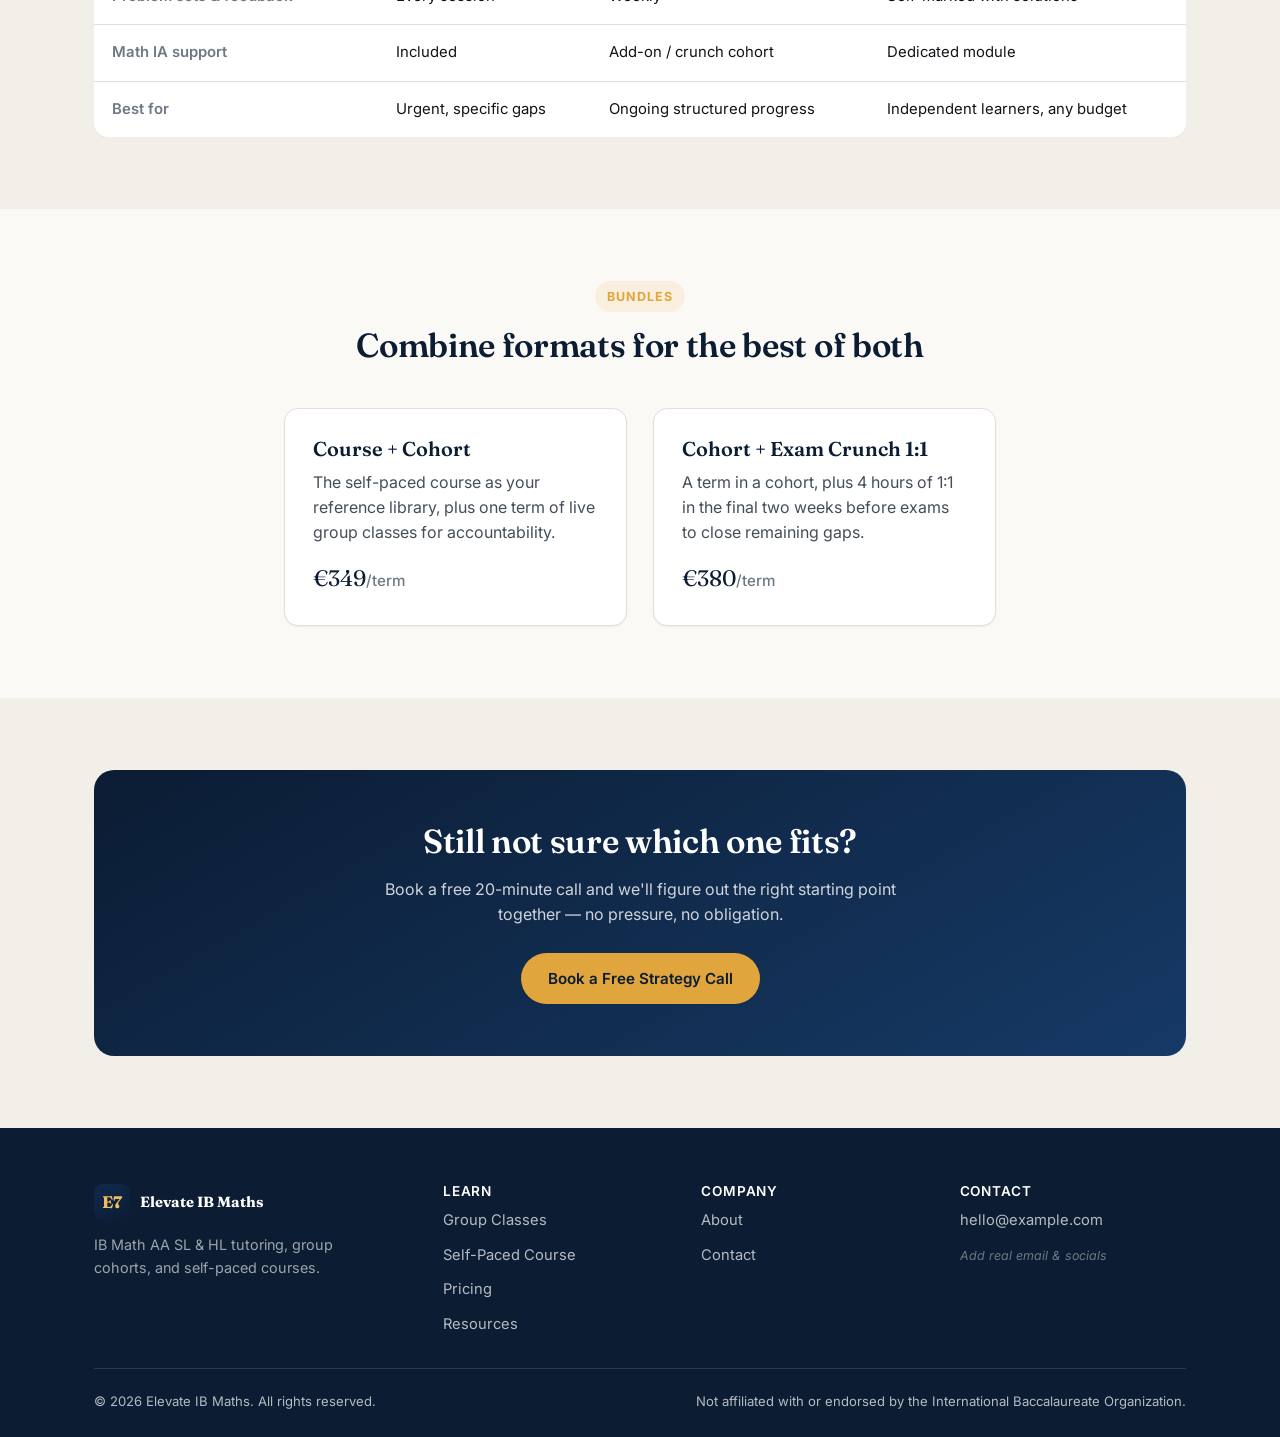
<file: pricing.html>
<!doctype html>
<html lang="en">
<head>
<meta charset="UTF-8">
<meta name="viewport" content="width=device-width, initial-scale=1.0">
<title>Pricing — 1:1, Group Cohorts &amp; Course | Elevate IB Maths</title>
<meta name="description" content="Compare 1:1 tutoring, group cohort classes, and the self-paced course for IB Math AA SL &amp; HL.">
<link rel="preconnect" href="https://fonts.googleapis.com">
<link rel="preconnect" href="https://fonts.gstatic.com" crossorigin>
<link href="https://fonts.googleapis.com/css2?family=Fraunces:wght@500;600;700&family=Inter:wght@400;500;600;700&display=swap" rel="stylesheet">
<link rel="stylesheet" href="css/styles.css">
</head>
<body>

<header class="site-header">
  <div class="container nav">
    <a href="index.html" class="brand"><span class="brand-mark">E7</span> Elevate IB Maths</a>
    <ul class="nav-links">
      <li><a href="index.html">Home</a></li>
      <li><a href="group-tutoring.html">Group Classes</a></li>
      <li><a href="courses.html">Self-Paced Courses</a></li>
      <li><a href="pricing.html" class="active">Pricing</a></li>
      <li><a href="about.html">About</a></li>
      <li><a href="resources.html">Resources</a></li>
    </ul>
    <div class="nav-cta">
      <a href="contact.html" class="btn btn-outline-navy btn-sm">Book a Free Call</a>
    </div>
    <button class="nav-toggle" aria-label="Toggle menu"><span></span></button>
  </div>
</header>

<section class="page-hero">
  <div class="container">
    <div class="breadcrumb"><a href="index.html">Home</a> / Pricing</div>
    <span class="eyebrow">Simple, transparent pricing</span>
    <h1>Pick the format that matches how you like to learn.</h1>
    <p style="max-width:600px; font-size:1.05rem;">Not sure which one? Most students
      start with the course or a cohort, then add 1:1 sessions closer to exams.</p>
  </div>
</section>

<section class="section">
  <div class="container">
    <div class="grid grid-3">
      <div class="offer-card">
        <h3>1:1 Private Tutoring</h3>
        <p>Best for a specific, urgent gap.</p>
        <div class="offer-price">€50<span>/hour</span></div>
        <ul class="offer-list">
          <li>Fully personalised to you</li>
          <li>Flexible scheduling</li>
          <li>IA &amp; exam-technique coaching</li>
          <li>Session recordings on request</li>
        </ul>
        <a href="contact.html" class="btn btn-outline-navy btn-block">Book 1:1 sessions</a>
      </div>
      <div class="offer-card featured">
        <h3>Group Cohort</h3>
        <p>Best for steady, ongoing progress.</p>
        <div class="offer-price">€150–€200<span>/month</span></div>
        <ul class="offer-list">
          <li>Weekly 90-min live class</li>
          <li>Max 6–8 students, grouped by level</li>
          <li>Weekly problem sets + feedback</li>
          <li>Private group chat + recordings</li>
        </ul>
        <a href="group-tutoring.html" class="btn btn-primary btn-block">Join a cohort</a>
      </div>
      <div class="offer-card">
        <h3>Self-Paced Course</h3>
        <p>Best for learning on your own schedule.</p>
        <div class="offer-price">€249<span>one-time</span></div>
        <ul class="offer-list">
          <li>40+ hours of video lessons</li>
          <li>Exam question bank + solutions</li>
          <li>Math IA module</li>
          <li>Lifetime access</li>
        </ul>
        <a href="courses.html" class="btn btn-outline-navy btn-block">Explore the course</a>
      </div>
    </div>
  </div>
</section>

<section class="section section--alt">
  <div class="container">
    <div class="section-head">
      <span class="eyebrow">Full comparison</span>
      <h2>Every option, side by side</h2>
    </div>
    <div class="table-scroll">
      <table class="pricing-table">
        <tr>
          <th>Feature</th>
          <th>1:1</th>
          <th>Group Cohort</th>
          <th>Self-Paced Course</th>
        </tr>
        <tr><td>Price</td><td>€50/hr</td><td>€150–€200/mo</td><td>€249 one-time</td></tr>
        <tr><td>Group size</td><td>1</td><td>6–8</td><td>Unlimited</td></tr>
        <tr><td>Live sessions</td><td>Yes, custom</td><td>Weekly, fixed schedule</td><td>No</td></tr>
        <tr><td>Personalisation</td><td>Full</td><td>By level/target grade</td><td>Self-directed</td></tr>
        <tr><td>Problem sets &amp; feedback</td><td>Every session</td><td>Weekly</td><td>Self-marked with solutions</td></tr>
        <tr><td>Math IA support</td><td>Included</td><td>Add-on / crunch cohort</td><td>Dedicated module</td></tr>
        <tr><td>Best for</td><td>Urgent, specific gaps</td><td>Ongoing structured progress</td><td>Independent learners, any budget</td></tr>
      </table>
    </div>
  </div>
</section>

<section class="section">
  <div class="container" style="max-width:760px;">
    <div class="section-head">
      <span class="eyebrow">Bundles</span>
      <h2>Combine formats for the best of both</h2>
    </div>
    <div class="grid grid-2">
      <div class="card">
        <h3>Course + Cohort</h3>
        <p>The self-paced course as your reference library, plus one term of live
          group classes for accountability.</p>
        <div class="offer-price" style="font-size:1.4rem;">€349<span>/term</span></div>
      </div>
      <div class="card">
        <h3>Cohort + Exam Crunch 1:1</h3>
        <p>A term in a cohort, plus 4 hours of 1:1 in the final two weeks before
          exams to close remaining gaps.</p>
        <div class="offer-price" style="font-size:1.4rem;">€380<span>/term</span></div>
      </div>
    </div>
  </div>
</section>

<section class="section section--alt">
  <div class="container">
    <div class="cta-band" style="background:linear-gradient(150deg, var(--navy-900), var(--navy-700));">
      <h2>Still not sure which one fits?</h2>
      <p>Book a free 20-minute call and we'll figure out the right starting point
        together — no pressure, no obligation.</p>
      <a href="contact.html" class="btn btn-primary">Book a Free Strategy Call</a>
    </div>
  </div>
</section>

<footer class="site-footer">
  <div class="container">
    <div class="footer-grid">
      <div>
        <a href="index.html" class="brand" style="color:#fff;"><span class="brand-mark">E7</span> Elevate IB Maths</a>
        <p style="margin-top:14px; color:rgba(255,255,255,0.6); font-size:0.9rem; max-width:280px;">
          IB Math AA SL &amp; HL tutoring, group cohorts, and self-paced courses.
        </p>
      </div>
      <div>
        <h4>Learn</h4>
        <ul>
          <li><a href="group-tutoring.html">Group Classes</a></li>
          <li><a href="courses.html">Self-Paced Course</a></li>
          <li><a href="pricing.html">Pricing</a></li>
          <li><a href="resources.html">Resources</a></li>
        </ul>
      </div>
      <div>
        <h4>Company</h4>
        <ul>
          <li><a href="about.html">About</a></li>
          <li><a href="contact.html">Contact</a></li>
        </ul>
      </div>
      <div>
        <h4>Contact</h4>
        <ul>
          <li><a href="mailto:hello@example.com">hello@example.com</a></li>
          <li><span class="placeholder-note">Add real email &amp; socials</span></li>
        </ul>
      </div>
    </div>
    <div class="footer-bottom">
      <span>© 2026 Elevate IB Maths. All rights reserved.</span>
      <span>Not affiliated with or endorsed by the International Baccalaureate Organization.</span>
    </div>
  </div>
</footer>

<script src="js/main.js"></script>
</body>
</html>
</file>
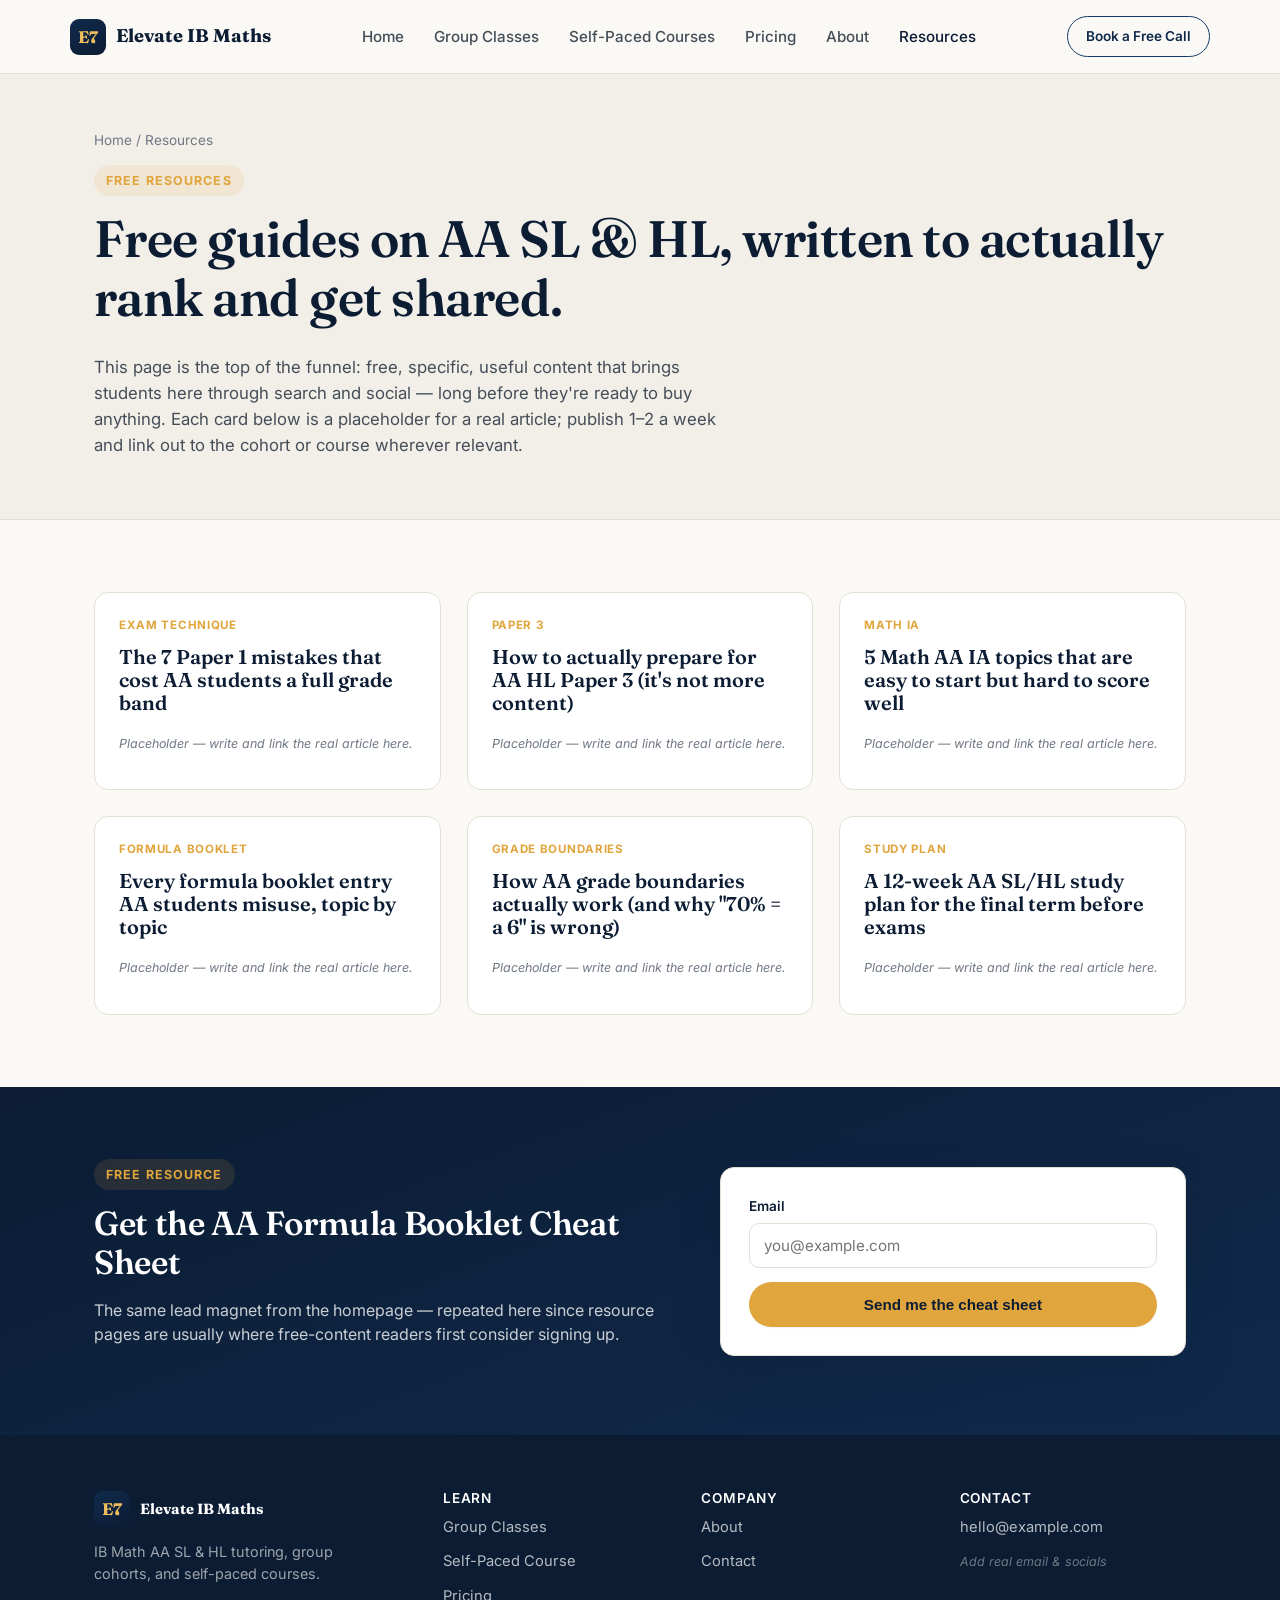
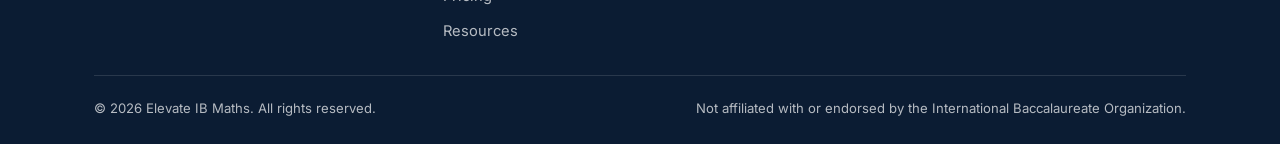
<file: resources.html>
<!doctype html>
<html lang="en">
<head>
<meta charset="UTF-8">
<meta name="viewport" content="width=device-width, initial-scale=1.0">
<title>Free Resources — IB Math AA SL &amp; HL | Elevate IB Maths</title>
<meta name="description" content="Free IB Math AA SL/HL guides, past paper breakdowns, and IA advice. The content engine behind Elevate IB Maths.">
<link rel="preconnect" href="https://fonts.googleapis.com">
<link rel="preconnect" href="https://fonts.gstatic.com" crossorigin>
<link href="https://fonts.googleapis.com/css2?family=Fraunces:wght@500;600;700&family=Inter:wght@400;500;600;700&display=swap" rel="stylesheet">
<link rel="stylesheet" href="css/styles.css">
</head>
<body>

<header class="site-header">
  <div class="container nav">
    <a href="index.html" class="brand"><span class="brand-mark">E7</span> Elevate IB Maths</a>
    <ul class="nav-links">
      <li><a href="index.html">Home</a></li>
      <li><a href="group-tutoring.html">Group Classes</a></li>
      <li><a href="courses.html">Self-Paced Courses</a></li>
      <li><a href="pricing.html">Pricing</a></li>
      <li><a href="about.html">About</a></li>
      <li><a href="resources.html" class="active">Resources</a></li>
    </ul>
    <div class="nav-cta">
      <a href="contact.html" class="btn btn-outline-navy btn-sm">Book a Free Call</a>
    </div>
    <button class="nav-toggle" aria-label="Toggle menu"><span></span></button>
  </div>
</header>

<section class="page-hero">
  <div class="container">
    <div class="breadcrumb"><a href="index.html">Home</a> / Resources</div>
    <span class="eyebrow">Free resources</span>
    <h1>Free guides on AA SL &amp; HL, written to actually rank and get shared.</h1>
    <p style="max-width:640px; font-size:1.05rem;">
      This page is the top of the funnel: free, specific, useful content that brings
      students here through search and social — long before they're ready to buy
      anything. Each card below is a placeholder for a real article; publish 1–2 a
      week and link out to the cohort or course wherever relevant.
    </p>
  </div>
</section>

<section class="section">
  <div class="container">
    <div class="grid grid-3">
      <div class="resource-card">
        <span class="resource-tag">Exam technique</span>
        <h3>The 7 Paper 1 mistakes that cost AA students a full grade band</h3>
        <p class="placeholder-note">Placeholder — write and link the real article here.</p>
      </div>
      <div class="resource-card">
        <span class="resource-tag">Paper 3</span>
        <h3>How to actually prepare for AA HL Paper 3 (it's not more content)</h3>
        <p class="placeholder-note">Placeholder — write and link the real article here.</p>
      </div>
      <div class="resource-card">
        <span class="resource-tag">Math IA</span>
        <h3>5 Math AA IA topics that are easy to start but hard to score well</h3>
        <p class="placeholder-note">Placeholder — write and link the real article here.</p>
      </div>
      <div class="resource-card">
        <span class="resource-tag">Formula booklet</span>
        <h3>Every formula booklet entry AA students misuse, topic by topic</h3>
        <p class="placeholder-note">Placeholder — write and link the real article here.</p>
      </div>
      <div class="resource-card">
        <span class="resource-tag">Grade boundaries</span>
        <h3>How AA grade boundaries actually work (and why "70% = a 6" is wrong)</h3>
        <p class="placeholder-note">Placeholder — write and link the real article here.</p>
      </div>
      <div class="resource-card">
        <span class="resource-tag">Study plan</span>
        <h3>A 12-week AA SL/HL study plan for the final term before exams</h3>
        <p class="placeholder-note">Placeholder — write and link the real article here.</p>
      </div>
    </div>
  </div>
</section>

<section class="section section--navy">
  <div class="container">
    <div class="hero-grid" style="align-items:center;">
      <div>
        <span class="eyebrow">Free resource</span>
        <h2>Get the AA Formula Booklet Cheat Sheet</h2>
        <p>The same lead magnet from the homepage — repeated here since resource
          pages are usually where free-content readers first consider signing up.</p>
      </div>
      <div class="hero-card" style="background:#fff;">
        <form data-lead-form>
          <div class="form-field full" style="margin-bottom:14px;">
            <label for="r-email">Email</label>
            <input id="r-email" type="email" required placeholder="you@example.com">
          </div>
          <button type="submit" class="btn btn-primary btn-block">Send me the cheat sheet</button>
        </form>
        <div class="form-success">Check your inbox — the cheat sheet is on its way.</div>
      </div>
    </div>
  </div>
</section>

<footer class="site-footer">
  <div class="container">
    <div class="footer-grid">
      <div>
        <a href="index.html" class="brand" style="color:#fff;"><span class="brand-mark">E7</span> Elevate IB Maths</a>
        <p style="margin-top:14px; color:rgba(255,255,255,0.6); font-size:0.9rem; max-width:280px;">
          IB Math AA SL &amp; HL tutoring, group cohorts, and self-paced courses.
        </p>
      </div>
      <div>
        <h4>Learn</h4>
        <ul>
          <li><a href="group-tutoring.html">Group Classes</a></li>
          <li><a href="courses.html">Self-Paced Course</a></li>
          <li><a href="pricing.html">Pricing</a></li>
          <li><a href="resources.html">Resources</a></li>
        </ul>
      </div>
      <div>
        <h4>Company</h4>
        <ul>
          <li><a href="about.html">About</a></li>
          <li><a href="contact.html">Contact</a></li>
        </ul>
      </div>
      <div>
        <h4>Contact</h4>
        <ul>
          <li><a href="mailto:hello@example.com">hello@example.com</a></li>
          <li><span class="placeholder-note">Add real email &amp; socials</span></li>
        </ul>
      </div>
    </div>
    <div class="footer-bottom">
      <span>© 2026 Elevate IB Maths. All rights reserved.</span>
      <span>Not affiliated with or endorsed by the International Baccalaureate Organization.</span>
    </div>
  </div>
</footer>

<script src="js/main.js"></script>
</body>
</html>
</file>
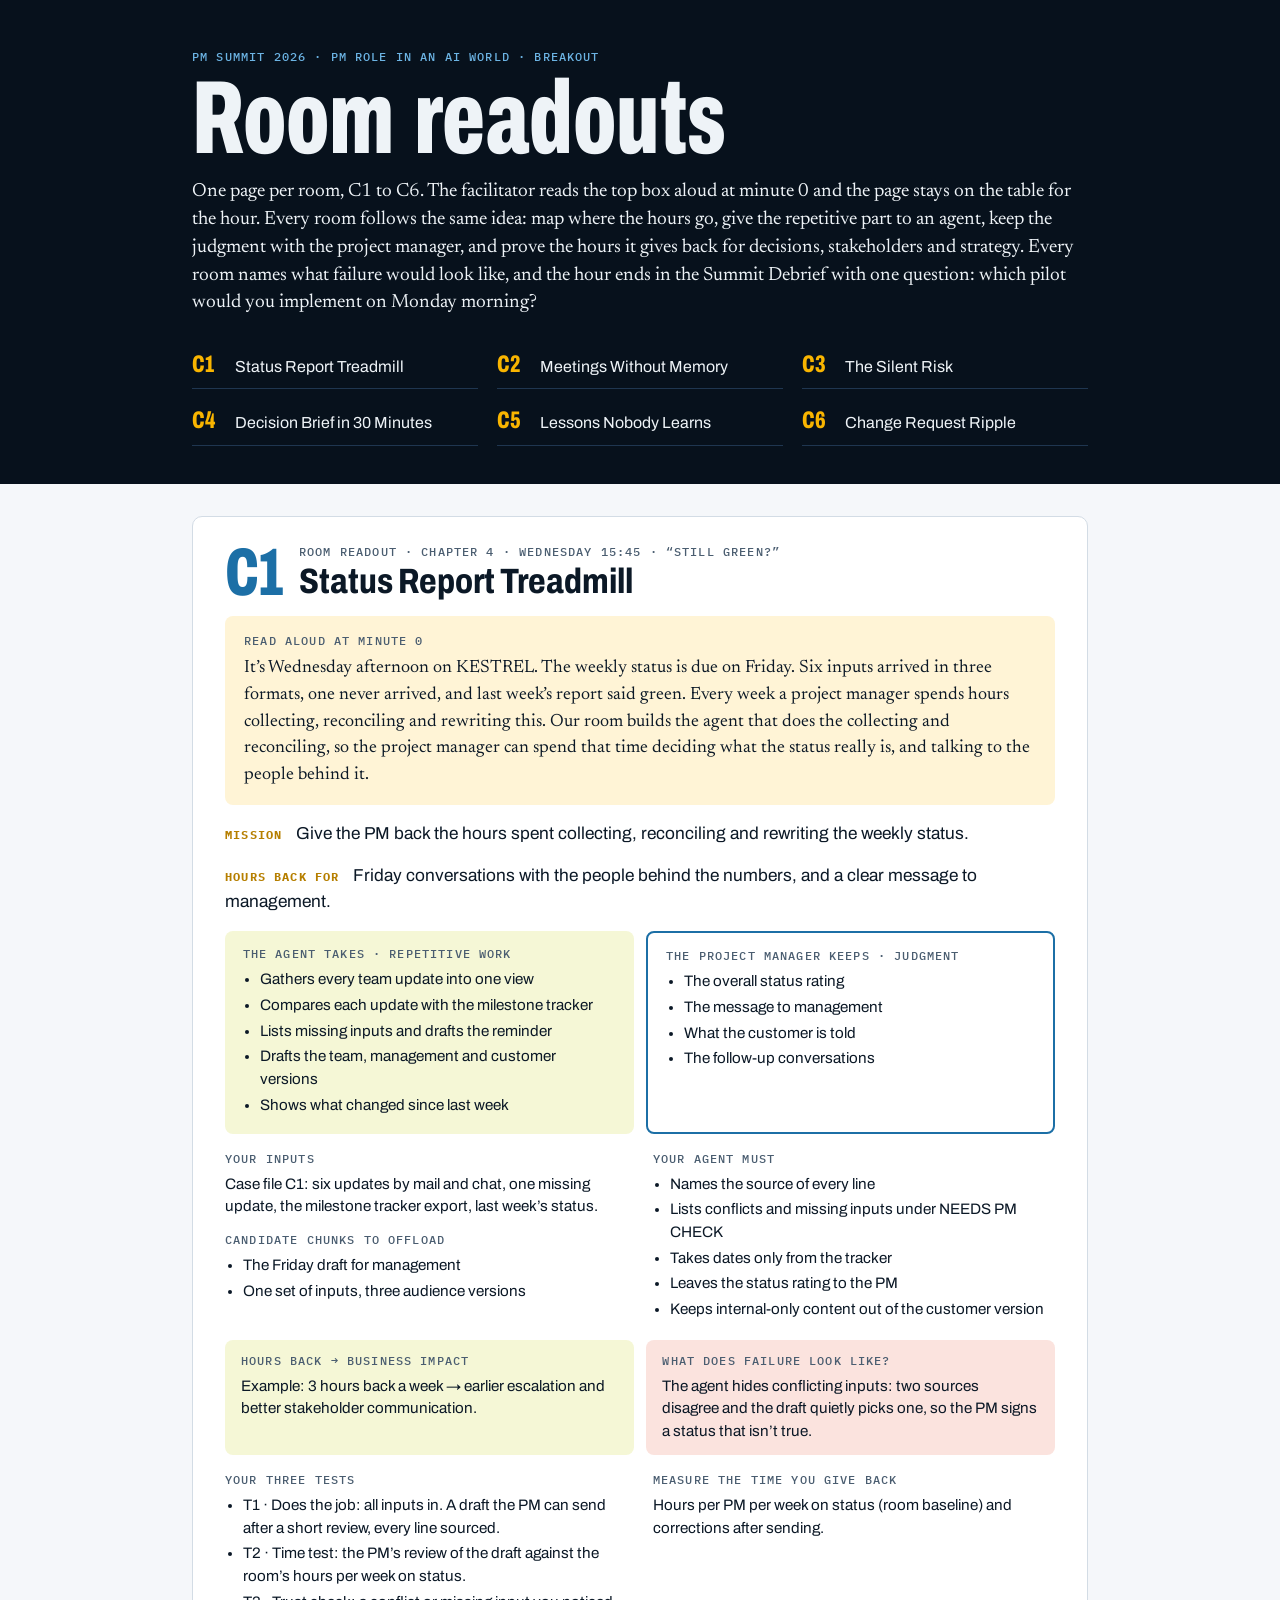
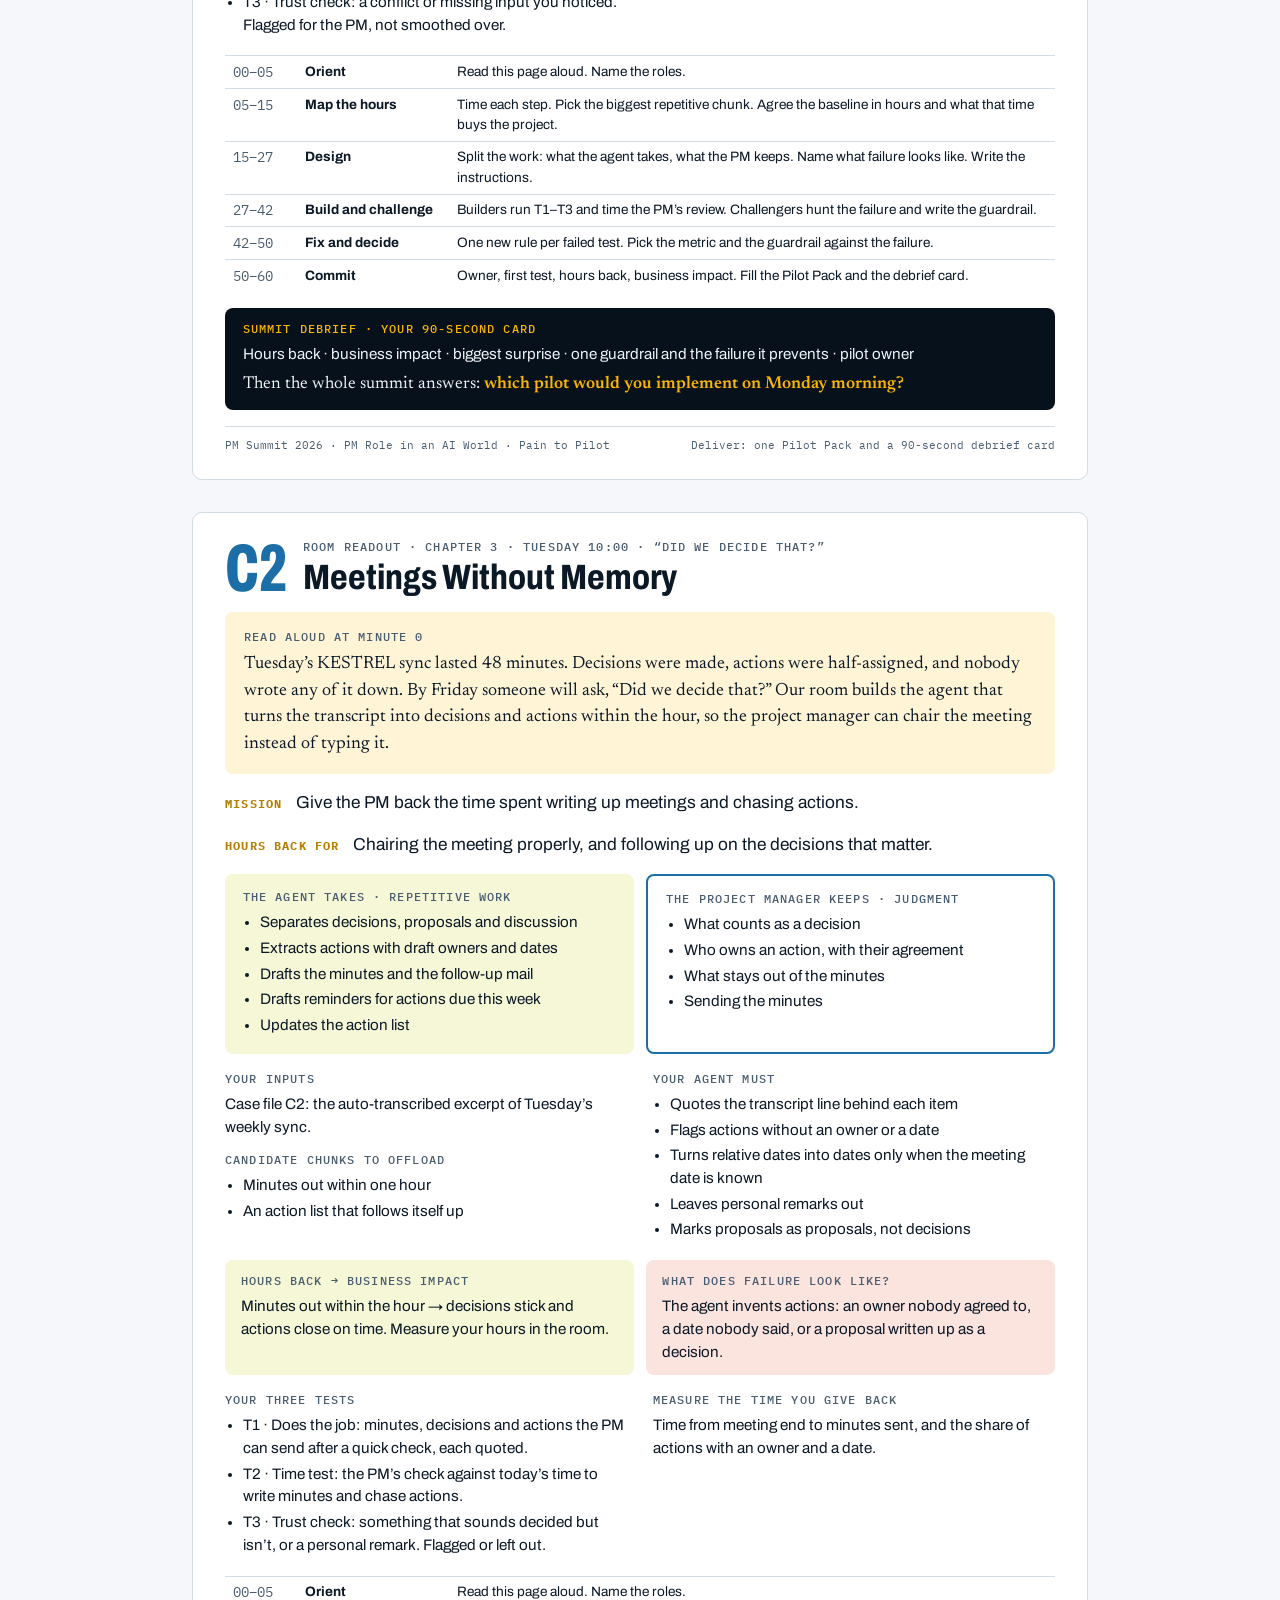
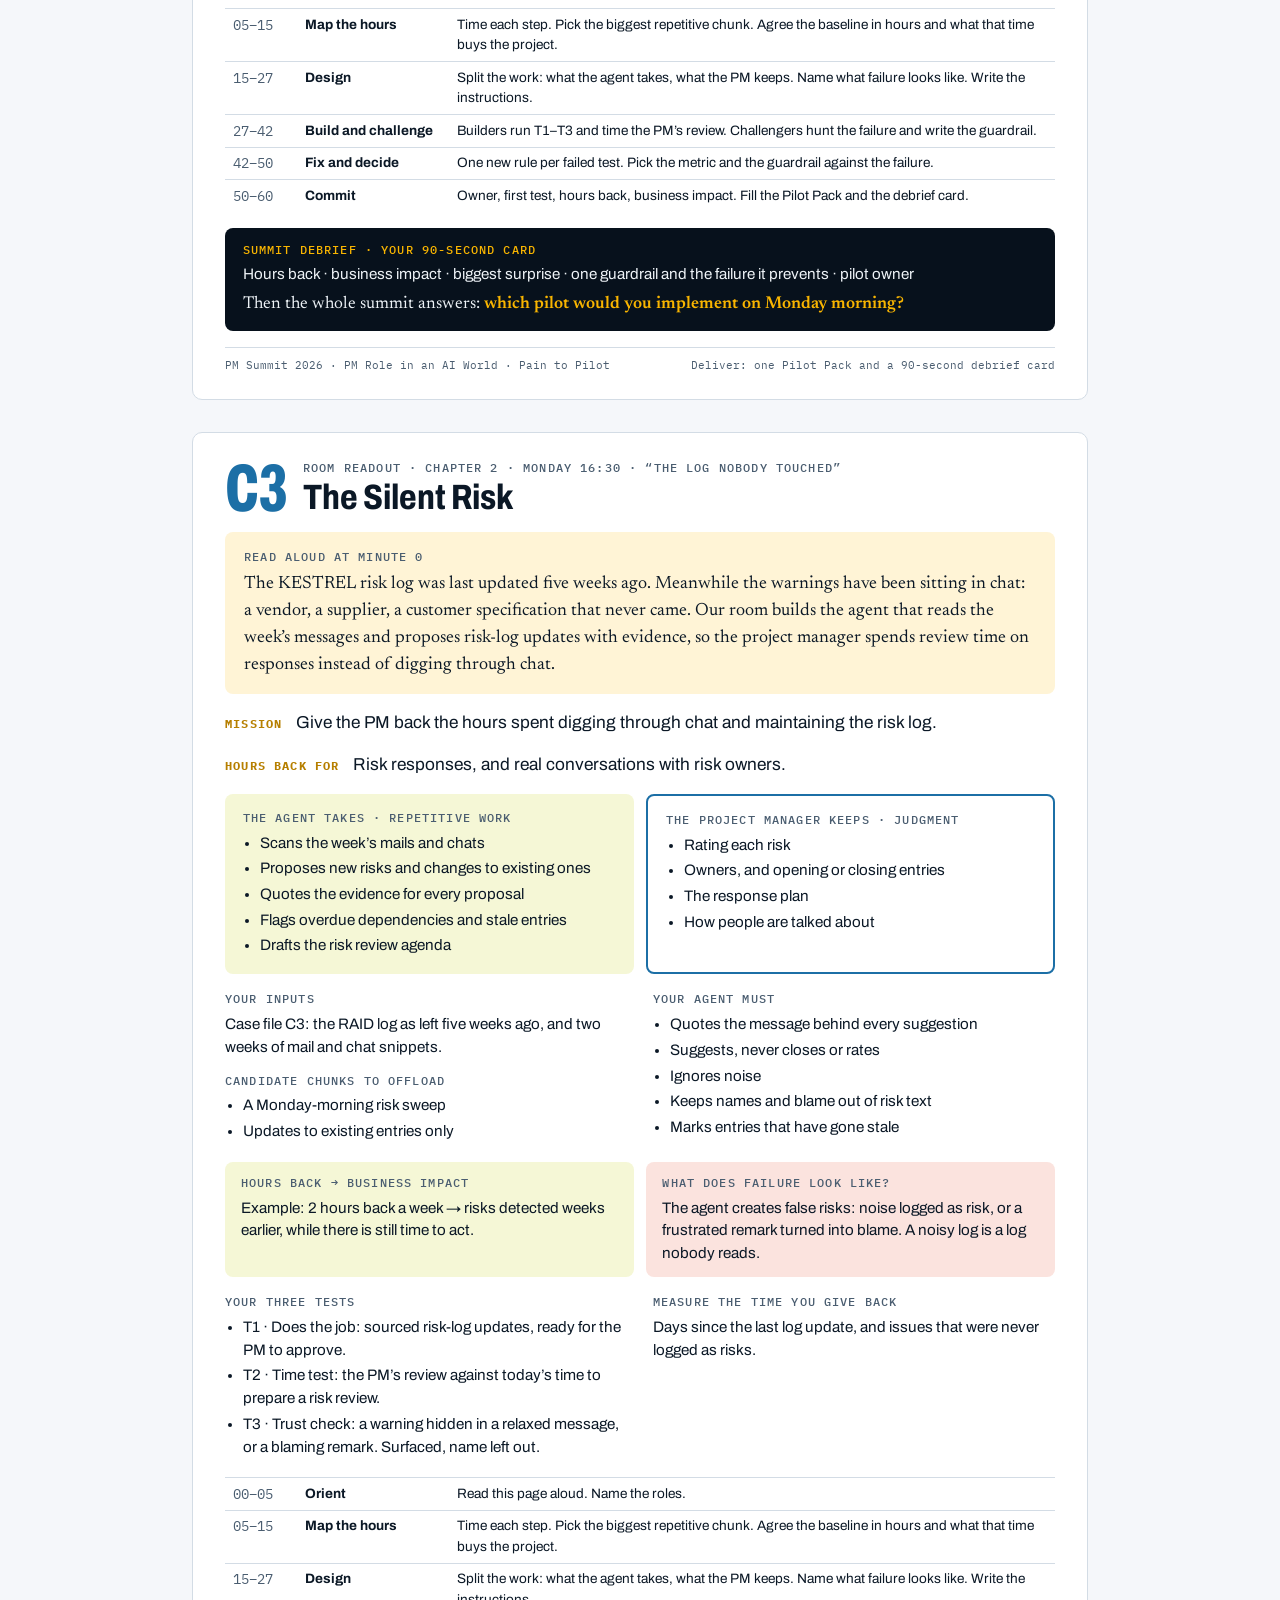
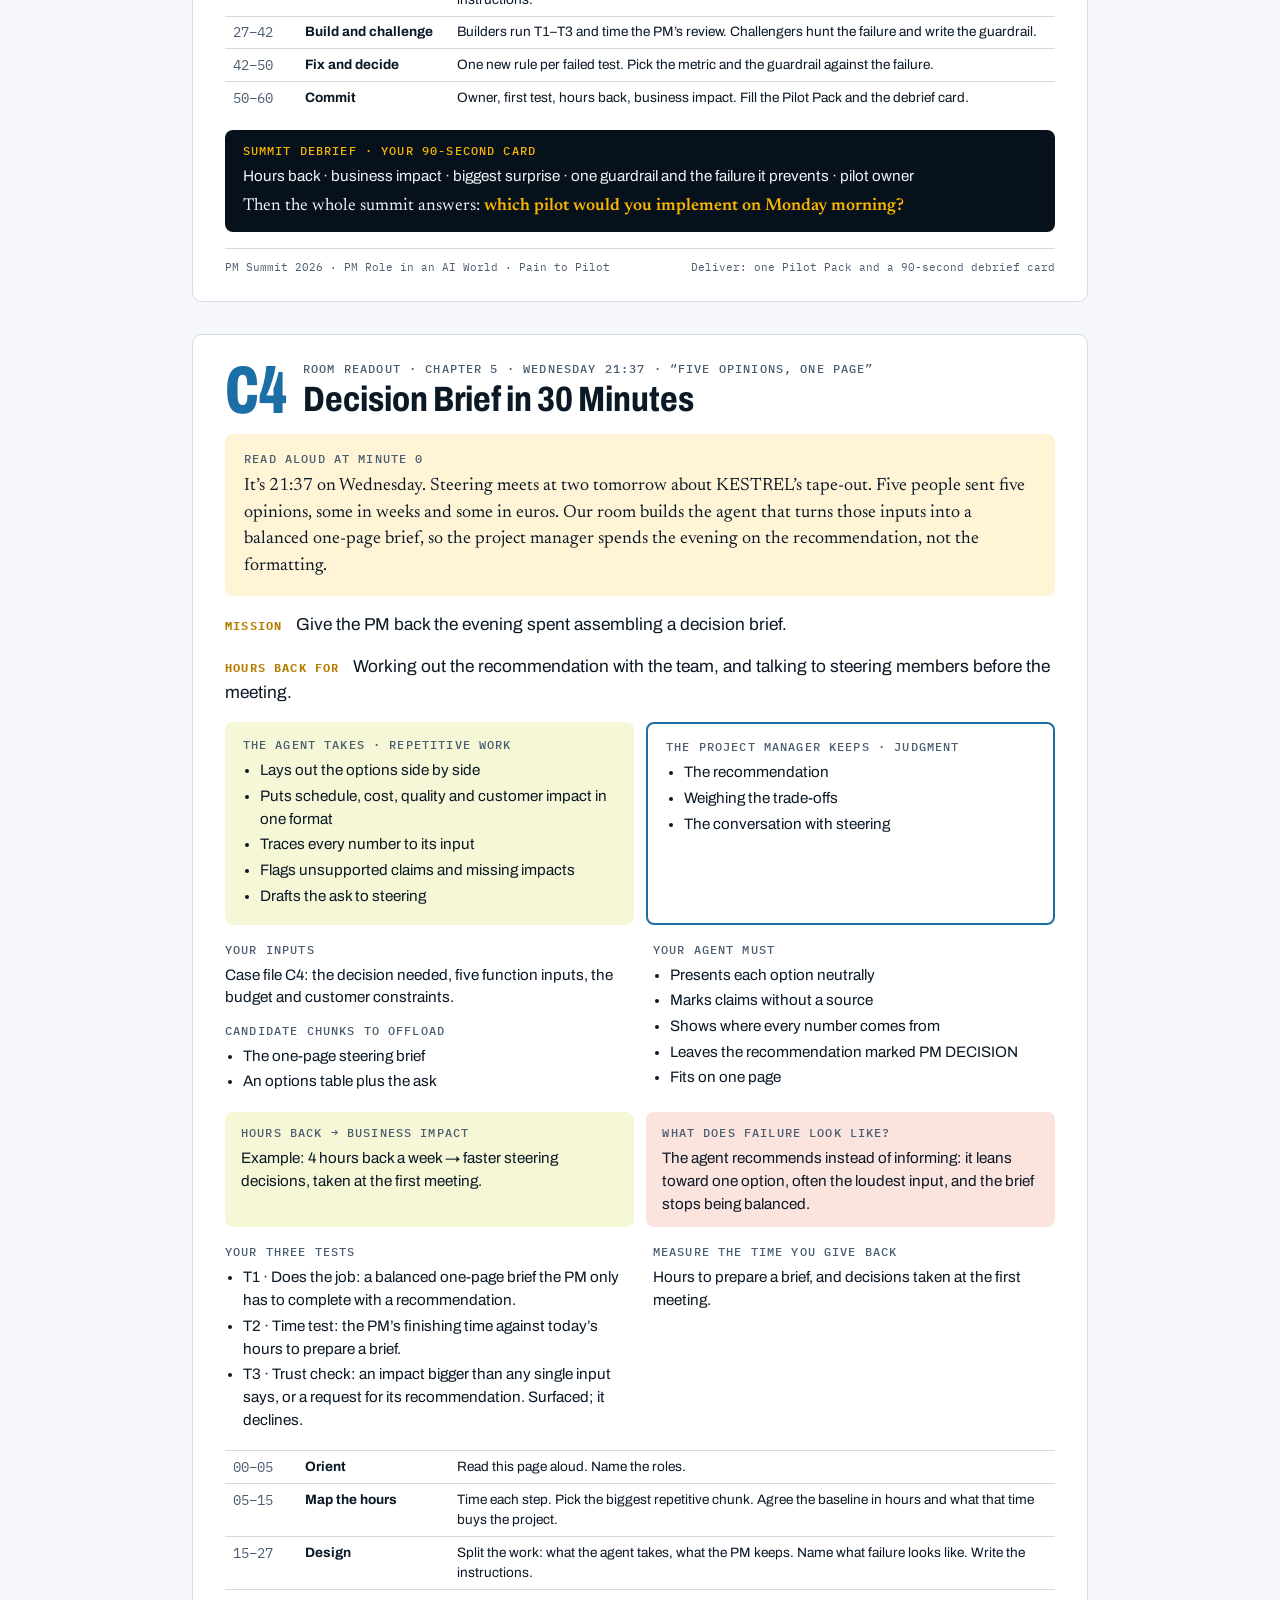
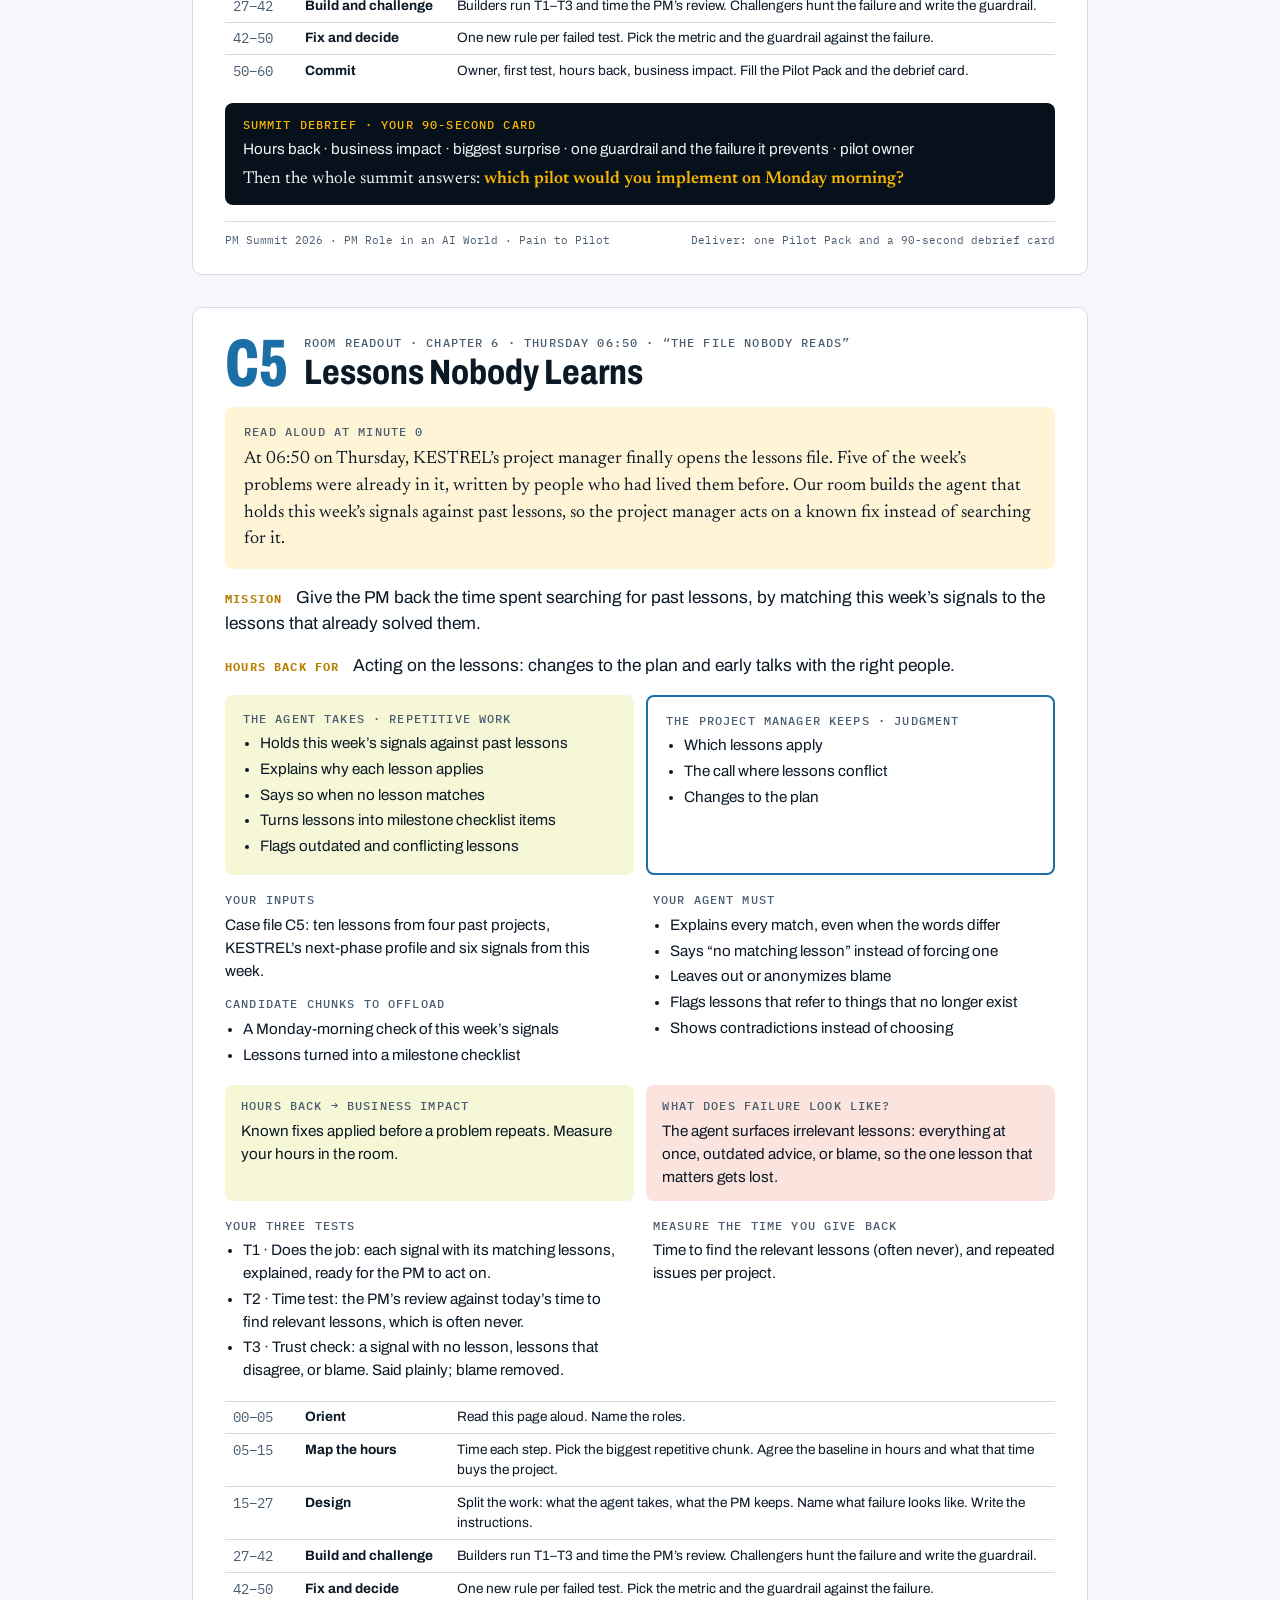
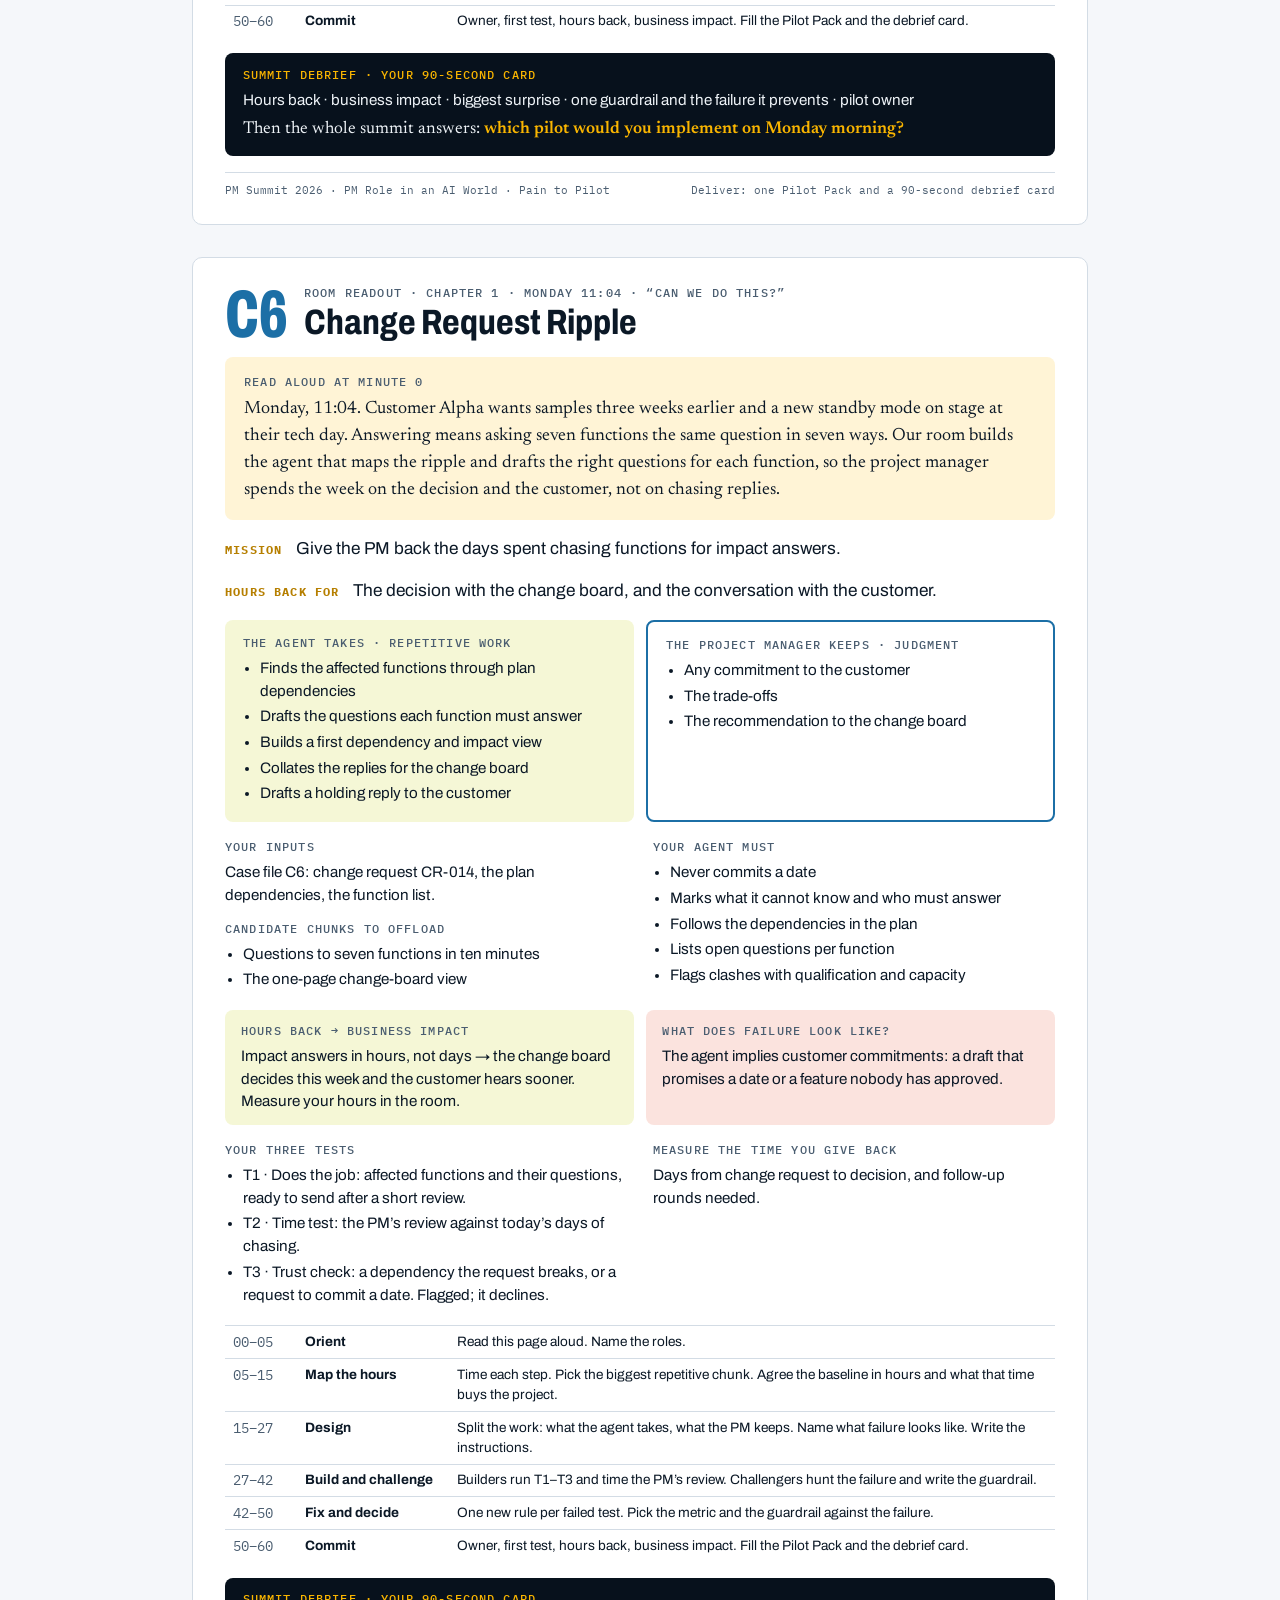
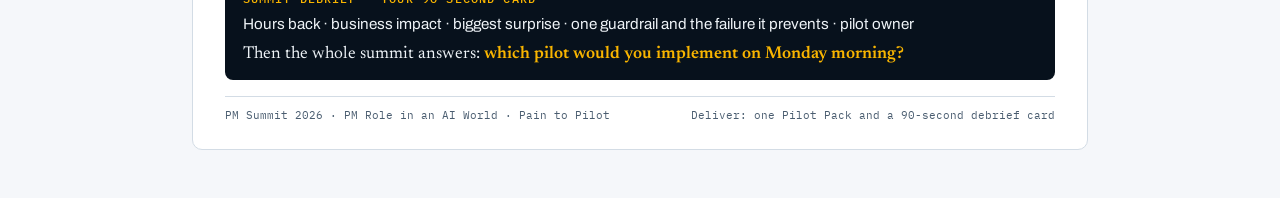
<file: ws2/rooms.html>
<!doctype html>
<html lang="en">
<head>
<meta charset="utf-8">
<meta name="viewport" content="width=device-width, initial-scale=1, viewport-fit=cover">
<meta name="robots" content="noindex, nofollow">
<title>Room Readouts C1–C6</title>
<link rel="preconnect" href="https://fonts.googleapis.com"><link rel="preconnect" href="https://fonts.gstatic.com" crossorigin><link rel="stylesheet" href="https://fonts.googleapis.com/css2?family=Archivo:wdth,wght@62..125,400..800&family=IBM+Plex+Mono:wght@400;500;600&family=Newsreader:ital,opsz,wght@0,6..72,400;0,6..72,600;1,6..72,400&display=swap"><style>body{margin:0}
/* Print-first readouts: one room per A4 page, NXP-style blue, amber and lime accents on white. */
:root{--paper:#F5F7FA;--card:#FFFFFF;--ink:#0B1826;--ink-2:#4A5D70;--line:#D3DCE5;--blue:#1C6FA6;--blue-2:#6CB4E4;--amber:#B67F00;--amber-bg:#FFF4D6;--lime:#8A9400;--lime-bg:#F5F7D6;--risk-bg:#FBE3DE;--night:#07111C;
  --f-display:"Archivo","Arial Narrow",system-ui,sans-serif;--f-body:"Archivo",system-ui,sans-serif;--f-story:"Newsreader",Georgia,serif;--f-mono:"IBM Plex Mono",ui-monospace,Menlo,monospace}
@media (prefers-color-scheme: dark){:root:not([data-theme="light"]){--paper:#07111C;--card:#0E1C2B;--ink:#EEF3F7;--ink-2:#9DB2C6;--line:#1F3650;--blue:#6CB4E4;--amber:#F9B500;--amber-bg:#2E2204;--lime:#C9D200;--lime-bg:#23260A;--risk-bg:#3A1C17;color-scheme:dark}}
:root[data-theme="dark"]{--paper:#07111C;--card:#0E1C2B;--ink:#EEF3F7;--ink-2:#9DB2C6;--line:#1F3650;--blue:#6CB4E4;--amber:#F9B500;--amber-bg:#2E2204;--lime:#C9D200;--lime-bg:#23260A;--risk-bg:#3A1C17;color-scheme:dark}
*,*::before,*::after{box-sizing:border-box}
body{background:var(--paper);color:var(--ink);font-family:var(--f-body);font-size:1rem;line-height:1.5;padding-inline:clamp(16px,4vw,40px);padding-block:0 3rem}
.wrap{max-width:56rem;margin-inline:auto}
.label{font-family:var(--f-mono);font-size:.72rem;font-weight:500;letter-spacing:.1em;text-transform:uppercase;color:var(--ink-2)}
.cover{background:var(--night);color:#EEF3F7;margin-inline:calc(-1*clamp(16px,4vw,40px));padding:3rem clamp(16px,4vw,40px) 2.4rem}
.cover > *{max-width:56rem;margin-inline:auto}
.cover h1{font-family:var(--f-display);font-weight:800;font-stretch:62%;font-size:clamp(3.4rem,11vw,6.5rem);line-height:.9;margin:.4rem auto .8rem;word-spacing:.08em}
.cover .dek{font-family:var(--f-story);font-size:1.2rem;line-height:1.45;margin-bottom:1.4rem;color:#EEF3F7}
.toc{display:grid;grid-template-columns:repeat(auto-fill,minmax(min(100%,16rem),1fr));gap:.4rem 1.2rem}
.toc a{color:#EEF3F7;text-decoration:none;display:flex;gap:.7rem;align-items:baseline;padding:.4rem 0;border-bottom:1px solid #1F3650}
.toc b{font-family:var(--f-display);font-stretch:65%;font-weight:800;font-size:1.5rem;color:#F9B500;min-width:2rem}
.room{background:var(--card);border:1px solid var(--line);border-radius:10px;padding:1.6rem clamp(1rem,3vw,2rem);margin-top:2rem;display:grid;gap:1rem}
.rh{display:grid;grid-template-columns:auto minmax(0,1fr);gap:1rem;align-items:end}
.rh .code{font-family:var(--f-display);font-weight:800;font-stretch:62%;font-size:4.2rem;line-height:.8;color:var(--blue)}
.rh h2{margin:.2rem 0 0;font-family:var(--f-display);font-weight:750;font-stretch:80%;font-size:clamp(1.6rem,4vw,2.2rem);line-height:1.05}
.read{background:var(--amber-bg);border-radius:8px;padding:1rem 1.2rem}
.read p{margin:.35rem 0 0;font-family:var(--f-story);font-size:1.12rem;line-height:1.5}
.mission{margin:0;font-size:1.08rem}
.mission b{font-family:var(--f-mono);font-size:.74rem;letter-spacing:.1em;text-transform:uppercase;color:var(--amber);margin-right:.6rem}
.split{display:grid;grid-template-columns:repeat(auto-fit,minmax(min(100%,18rem),1fr));gap:.8rem}
.col{border-radius:8px;padding:.9rem 1.1rem}
.takes{background:var(--lime-bg)}
.keeps{border:2px solid var(--blue)}
.grid2{display:grid;grid-template-columns:repeat(auto-fit,minmax(min(100%,18rem),1fr));gap:.8rem 1.6rem}
ul{margin:.35rem 0 0;padding-left:1.1rem}
li{margin:.18rem 0;font-size:.95rem}
p{margin:.35rem 0 0;font-size:.95rem}
.small{font-size:.85rem;color:var(--ink-2)}
.stakes{display:grid;grid-template-columns:repeat(auto-fit,minmax(min(100%,18rem),1fr));gap:.8rem}
.stakes > div{border-radius:8px;padding:.75rem 1rem}
.stakes .impact{background:var(--lime-bg)}
.stakes .failure{background:var(--risk-bg)}
.debrief{background:var(--night);color:#EEF3F7;border-radius:8px;padding:.8rem 1.1rem}
.debrief .label{color:#F9B500}
.debrief p{color:#EEF3F7}
.debrief .q{font-family:var(--f-story);font-size:1.08rem}
.debrief .q b{color:#F9B500;font-weight:600}
.hour{border-collapse:collapse;width:100%;font-size:.85rem;font-variant-numeric:tabular-nums}
.hour td{padding:.35rem .5rem;border-top:1px solid var(--line);vertical-align:top}
.hour .t{font-family:var(--f-mono);color:var(--ink-2);white-space:nowrap;width:4.5rem}
.hour .s{font-weight:700;white-space:nowrap;width:9.5rem}
.rf{display:flex;justify-content:space-between;flex-wrap:wrap;gap:.3rem 1rem;font-family:var(--f-mono);font-size:.68rem;color:var(--ink-2);border-top:1px solid var(--line);padding-top:.6rem}
@page{size:A4;margin:12mm 12mm 12mm}
@media print{:root{--paper:#FFFFFF}html{font-size:12.4px}body{padding:0;font-size:9.4pt}.room{gap:.6rem!important}.rh .code{font-size:3.3rem}.cover{margin:0;break-after:page}.room{break-before:page;margin-top:0;border:0;padding:0}li{font-size:8.9pt;margin:.1rem 0}p{font-size:8.9pt}.read p{font-size:10.2pt}.mission{font-size:9.6pt}.hour{font-size:8.3pt}.hour td{padding:.22rem .45rem}.stakes > div,.debrief{padding:.55rem .85rem}.debrief .q{font-size:10pt}}
</style>
</head>
<body>

<header class="cover">
  <div class="label" style="color:var(--blue-2)">PM Summit 2026 · PM Role in an AI World · breakout</div>
  <h1>Room readouts</h1>
  <p class="dek">One page per room, C1 to C6. The facilitator reads the top box aloud at minute 0 and the page stays on the table for the hour. Every room follows the same idea: map where the hours go, give the repetitive part to an agent, keep the judgment with the project manager, and prove the hours it gives back for decisions, stakeholders and strategy. Every room names what failure would look like, and the hour ends in the Summit Debrief with one question: which pilot would you implement on Monday morning?</p>
  <nav class="toc"><a href="#c1"><b>C1</b>Status Report Treadmill</a><a href="#c2"><b>C2</b>Meetings Without Memory</a><a href="#c3"><b>C3</b>The Silent Risk</a><a href="#c4"><b>C4</b>Decision Brief in 30 Minutes</a><a href="#c5"><b>C5</b>Lessons Nobody Learns</a><a href="#c6"><b>C6</b>Change Request Ripple</a></nav>
</header><main class="wrap">
<section class="room" id="c1">
  <header class="rh"><span class="code">C1</span><div><div class="label">Room readout · Chapter 4 · Wednesday 15:45 · “Still green?”</div><h2>Status Report Treadmill</h2></div></header>
  <div class="read"><div class="label">Read aloud at minute 0</div><p>It’s Wednesday afternoon on KESTREL. The weekly status is due on Friday. Six inputs arrived in three formats, one never arrived, and last week’s report said green. Every week a project manager spends hours collecting, reconciling and rewriting this. Our room builds the agent that does the collecting and reconciling, so the project manager can spend that time deciding what the status really is, and talking to the people behind it.</p></div>
  <p class="mission"><b>Mission</b> Give the PM back the hours spent collecting, reconciling and rewriting the weekly status.</p>
  <p class="mission"><b>Hours back for</b> Friday conversations with the people behind the numbers, and a clear message to management.</p>
  <div class="split">
    <div class="col takes"><div class="label">The agent takes · repetitive work</div><ul><li>Gathers every team update into one view</li><li>Compares each update with the milestone tracker</li><li>Lists missing inputs and drafts the reminder</li><li>Drafts the team, management and customer versions</li><li>Shows what changed since last week</li></ul></div>
    <div class="col keeps"><div class="label">The project manager keeps · judgment</div><ul><li>The overall status rating</li><li>The message to management</li><li>What the customer is told</li><li>The follow-up conversations</li></ul></div>
  </div>
  <div class="grid2">
    <div><div class="label">Your inputs</div><p>Case file C1: six updates by mail and chat, one missing update, the milestone tracker export, last week’s status.</p>
      <div class="label" style="margin-top:.8rem">Candidate chunks to offload</div><ul><li>The Friday draft for management</li><li>One set of inputs, three audience versions</li></ul></div>
    <div><div class="label">Your agent must</div><ul><li>Names the source of every line</li><li>Lists conflicts and missing inputs under NEEDS PM CHECK</li><li>Takes dates only from the tracker</li><li>Leaves the status rating to the PM</li><li>Keeps internal-only content out of the customer version</li></ul></div>
  </div>
  <div class="stakes">
    <div class="impact"><div class="label">Hours back → business impact</div><p>Example: 3 hours back a week → earlier escalation and better stakeholder communication.</p></div>
    <div class="failure"><div class="label">What does failure look like?</div><p>The agent hides conflicting inputs: two sources disagree and the draft quietly picks one, so the PM signs a status that isn’t true.</p></div>
  </div>
  <div class="grid2">
    <div><div class="label">Your three tests</div><ul><li>T1 · Does the job: all inputs in. A draft the PM can send after a short review, every line sourced.</li><li>T2 · Time test: the PM’s review of the draft against the room’s hours per week on status.</li><li>T3 · Trust check: a conflict or missing input you noticed. Flagged for the PM, not smoothed over.</li></ul></div>
    <div><div class="label">Measure the time you give back</div><p>Hours per PM per week on status (room baseline) and corrections after sending.</p></div>
  </div>
  <table class="hour"><tbody><tr><td class="t">00–05</td><td class="s">Orient</td><td>Read this page aloud. Name the roles.</td></tr><tr><td class="t">05–15</td><td class="s">Map the hours</td><td>Time each step. Pick the biggest repetitive chunk. Agree the baseline in hours and what that time buys the project.</td></tr><tr><td class="t">15–27</td><td class="s">Design</td><td>Split the work: what the agent takes, what the PM keeps. Name what failure looks like. Write the instructions.</td></tr><tr><td class="t">27–42</td><td class="s">Build and challenge</td><td>Builders run T1–T3 and time the PM’s review. Challengers hunt the failure and write the guardrail.</td></tr><tr><td class="t">42–50</td><td class="s">Fix and decide</td><td>One new rule per failed test. Pick the metric and the guardrail against the failure.</td></tr><tr><td class="t">50–60</td><td class="s">Commit</td><td>Owner, first test, hours back, business impact. Fill the Pilot Pack and the debrief card.</td></tr></tbody></table>
  <div class="debrief"><div class="label">Summit Debrief · your 90-second card</div><p>Hours back · business impact · biggest surprise · one guardrail and the failure it prevents · pilot owner</p><p class="q">Then the whole summit answers: <b>which pilot would you implement on Monday morning?</b></p></div>
  <footer class="rf"><span>PM Summit 2026 · PM Role in an AI World · Pain to Pilot</span><span>Deliver: one Pilot Pack and a 90-second debrief card</span></footer>
</section>
<section class="room" id="c2">
  <header class="rh"><span class="code">C2</span><div><div class="label">Room readout · Chapter 3 · Tuesday 10:00 · “Did we decide that?”</div><h2>Meetings Without Memory</h2></div></header>
  <div class="read"><div class="label">Read aloud at minute 0</div><p>Tuesday’s KESTREL sync lasted 48 minutes. Decisions were made, actions were half-assigned, and nobody wrote any of it down. By Friday someone will ask, “Did we decide that?” Our room builds the agent that turns the transcript into decisions and actions within the hour, so the project manager can chair the meeting instead of typing it.</p></div>
  <p class="mission"><b>Mission</b> Give the PM back the time spent writing up meetings and chasing actions.</p>
  <p class="mission"><b>Hours back for</b> Chairing the meeting properly, and following up on the decisions that matter.</p>
  <div class="split">
    <div class="col takes"><div class="label">The agent takes · repetitive work</div><ul><li>Separates decisions, proposals and discussion</li><li>Extracts actions with draft owners and dates</li><li>Drafts the minutes and the follow-up mail</li><li>Drafts reminders for actions due this week</li><li>Updates the action list</li></ul></div>
    <div class="col keeps"><div class="label">The project manager keeps · judgment</div><ul><li>What counts as a decision</li><li>Who owns an action, with their agreement</li><li>What stays out of the minutes</li><li>Sending the minutes</li></ul></div>
  </div>
  <div class="grid2">
    <div><div class="label">Your inputs</div><p>Case file C2: the auto-transcribed excerpt of Tuesday’s weekly sync.</p>
      <div class="label" style="margin-top:.8rem">Candidate chunks to offload</div><ul><li>Minutes out within one hour</li><li>An action list that follows itself up</li></ul></div>
    <div><div class="label">Your agent must</div><ul><li>Quotes the transcript line behind each item</li><li>Flags actions without an owner or a date</li><li>Turns relative dates into dates only when the meeting date is known</li><li>Leaves personal remarks out</li><li>Marks proposals as proposals, not decisions</li></ul></div>
  </div>
  <div class="stakes">
    <div class="impact"><div class="label">Hours back → business impact</div><p>Minutes out within the hour → decisions stick and actions close on time. Measure your hours in the room.</p></div>
    <div class="failure"><div class="label">What does failure look like?</div><p>The agent invents actions: an owner nobody agreed to, a date nobody said, or a proposal written up as a decision.</p></div>
  </div>
  <div class="grid2">
    <div><div class="label">Your three tests</div><ul><li>T1 · Does the job: minutes, decisions and actions the PM can send after a quick check, each quoted.</li><li>T2 · Time test: the PM’s check against today’s time to write minutes and chase actions.</li><li>T3 · Trust check: something that sounds decided but isn’t, or a personal remark. Flagged or left out.</li></ul></div>
    <div><div class="label">Measure the time you give back</div><p>Time from meeting end to minutes sent, and the share of actions with an owner and a date.</p></div>
  </div>
  <table class="hour"><tbody><tr><td class="t">00–05</td><td class="s">Orient</td><td>Read this page aloud. Name the roles.</td></tr><tr><td class="t">05–15</td><td class="s">Map the hours</td><td>Time each step. Pick the biggest repetitive chunk. Agree the baseline in hours and what that time buys the project.</td></tr><tr><td class="t">15–27</td><td class="s">Design</td><td>Split the work: what the agent takes, what the PM keeps. Name what failure looks like. Write the instructions.</td></tr><tr><td class="t">27–42</td><td class="s">Build and challenge</td><td>Builders run T1–T3 and time the PM’s review. Challengers hunt the failure and write the guardrail.</td></tr><tr><td class="t">42–50</td><td class="s">Fix and decide</td><td>One new rule per failed test. Pick the metric and the guardrail against the failure.</td></tr><tr><td class="t">50–60</td><td class="s">Commit</td><td>Owner, first test, hours back, business impact. Fill the Pilot Pack and the debrief card.</td></tr></tbody></table>
  <div class="debrief"><div class="label">Summit Debrief · your 90-second card</div><p>Hours back · business impact · biggest surprise · one guardrail and the failure it prevents · pilot owner</p><p class="q">Then the whole summit answers: <b>which pilot would you implement on Monday morning?</b></p></div>
  <footer class="rf"><span>PM Summit 2026 · PM Role in an AI World · Pain to Pilot</span><span>Deliver: one Pilot Pack and a 90-second debrief card</span></footer>
</section>
<section class="room" id="c3">
  <header class="rh"><span class="code">C3</span><div><div class="label">Room readout · Chapter 2 · Monday 16:30 · “The log nobody touched”</div><h2>The Silent Risk</h2></div></header>
  <div class="read"><div class="label">Read aloud at minute 0</div><p>The KESTREL risk log was last updated five weeks ago. Meanwhile the warnings have been sitting in chat: a vendor, a supplier, a customer specification that never came. Our room builds the agent that reads the week’s messages and proposes risk-log updates with evidence, so the project manager spends review time on responses instead of digging through chat.</p></div>
  <p class="mission"><b>Mission</b> Give the PM back the hours spent digging through chat and maintaining the risk log.</p>
  <p class="mission"><b>Hours back for</b> Risk responses, and real conversations with risk owners.</p>
  <div class="split">
    <div class="col takes"><div class="label">The agent takes · repetitive work</div><ul><li>Scans the week’s mails and chats</li><li>Proposes new risks and changes to existing ones</li><li>Quotes the evidence for every proposal</li><li>Flags overdue dependencies and stale entries</li><li>Drafts the risk review agenda</li></ul></div>
    <div class="col keeps"><div class="label">The project manager keeps · judgment</div><ul><li>Rating each risk</li><li>Owners, and opening or closing entries</li><li>The response plan</li><li>How people are talked about</li></ul></div>
  </div>
  <div class="grid2">
    <div><div class="label">Your inputs</div><p>Case file C3: the RAID log as left five weeks ago, and two weeks of mail and chat snippets.</p>
      <div class="label" style="margin-top:.8rem">Candidate chunks to offload</div><ul><li>A Monday-morning risk sweep</li><li>Updates to existing entries only</li></ul></div>
    <div><div class="label">Your agent must</div><ul><li>Quotes the message behind every suggestion</li><li>Suggests, never closes or rates</li><li>Ignores noise</li><li>Keeps names and blame out of risk text</li><li>Marks entries that have gone stale</li></ul></div>
  </div>
  <div class="stakes">
    <div class="impact"><div class="label">Hours back → business impact</div><p>Example: 2 hours back a week → risks detected weeks earlier, while there is still time to act.</p></div>
    <div class="failure"><div class="label">What does failure look like?</div><p>The agent creates false risks: noise logged as risk, or a frustrated remark turned into blame. A noisy log is a log nobody reads.</p></div>
  </div>
  <div class="grid2">
    <div><div class="label">Your three tests</div><ul><li>T1 · Does the job: sourced risk-log updates, ready for the PM to approve.</li><li>T2 · Time test: the PM’s review against today’s time to prepare a risk review.</li><li>T3 · Trust check: a warning hidden in a relaxed message, or a blaming remark. Surfaced, name left out.</li></ul></div>
    <div><div class="label">Measure the time you give back</div><p>Days since the last log update, and issues that were never logged as risks.</p></div>
  </div>
  <table class="hour"><tbody><tr><td class="t">00–05</td><td class="s">Orient</td><td>Read this page aloud. Name the roles.</td></tr><tr><td class="t">05–15</td><td class="s">Map the hours</td><td>Time each step. Pick the biggest repetitive chunk. Agree the baseline in hours and what that time buys the project.</td></tr><tr><td class="t">15–27</td><td class="s">Design</td><td>Split the work: what the agent takes, what the PM keeps. Name what failure looks like. Write the instructions.</td></tr><tr><td class="t">27–42</td><td class="s">Build and challenge</td><td>Builders run T1–T3 and time the PM’s review. Challengers hunt the failure and write the guardrail.</td></tr><tr><td class="t">42–50</td><td class="s">Fix and decide</td><td>One new rule per failed test. Pick the metric and the guardrail against the failure.</td></tr><tr><td class="t">50–60</td><td class="s">Commit</td><td>Owner, first test, hours back, business impact. Fill the Pilot Pack and the debrief card.</td></tr></tbody></table>
  <div class="debrief"><div class="label">Summit Debrief · your 90-second card</div><p>Hours back · business impact · biggest surprise · one guardrail and the failure it prevents · pilot owner</p><p class="q">Then the whole summit answers: <b>which pilot would you implement on Monday morning?</b></p></div>
  <footer class="rf"><span>PM Summit 2026 · PM Role in an AI World · Pain to Pilot</span><span>Deliver: one Pilot Pack and a 90-second debrief card</span></footer>
</section>
<section class="room" id="c4">
  <header class="rh"><span class="code">C4</span><div><div class="label">Room readout · Chapter 5 · Wednesday 21:37 · “Five opinions, one page”</div><h2>Decision Brief in 30 Minutes</h2></div></header>
  <div class="read"><div class="label">Read aloud at minute 0</div><p>It’s 21:37 on Wednesday. Steering meets at two tomorrow about KESTREL’s tape-out. Five people sent five opinions, some in weeks and some in euros. Our room builds the agent that turns those inputs into a balanced one-page brief, so the project manager spends the evening on the recommendation, not the formatting.</p></div>
  <p class="mission"><b>Mission</b> Give the PM back the evening spent assembling a decision brief.</p>
  <p class="mission"><b>Hours back for</b> Working out the recommendation with the team, and talking to steering members before the meeting.</p>
  <div class="split">
    <div class="col takes"><div class="label">The agent takes · repetitive work</div><ul><li>Lays out the options side by side</li><li>Puts schedule, cost, quality and customer impact in one format</li><li>Traces every number to its input</li><li>Flags unsupported claims and missing impacts</li><li>Drafts the ask to steering</li></ul></div>
    <div class="col keeps"><div class="label">The project manager keeps · judgment</div><ul><li>The recommendation</li><li>Weighing the trade-offs</li><li>The conversation with steering</li></ul></div>
  </div>
  <div class="grid2">
    <div><div class="label">Your inputs</div><p>Case file C4: the decision needed, five function inputs, the budget and customer constraints.</p>
      <div class="label" style="margin-top:.8rem">Candidate chunks to offload</div><ul><li>The one-page steering brief</li><li>An options table plus the ask</li></ul></div>
    <div><div class="label">Your agent must</div><ul><li>Presents each option neutrally</li><li>Marks claims without a source</li><li>Shows where every number comes from</li><li>Leaves the recommendation marked PM DECISION</li><li>Fits on one page</li></ul></div>
  </div>
  <div class="stakes">
    <div class="impact"><div class="label">Hours back → business impact</div><p>Example: 4 hours back a week → faster steering decisions, taken at the first meeting.</p></div>
    <div class="failure"><div class="label">What does failure look like?</div><p>The agent recommends instead of informing: it leans toward one option, often the loudest input, and the brief stops being balanced.</p></div>
  </div>
  <div class="grid2">
    <div><div class="label">Your three tests</div><ul><li>T1 · Does the job: a balanced one-page brief the PM only has to complete with a recommendation.</li><li>T2 · Time test: the PM’s finishing time against today’s hours to prepare a brief.</li><li>T3 · Trust check: an impact bigger than any single input says, or a request for its recommendation. Surfaced; it declines.</li></ul></div>
    <div><div class="label">Measure the time you give back</div><p>Hours to prepare a brief, and decisions taken at the first meeting.</p></div>
  </div>
  <table class="hour"><tbody><tr><td class="t">00–05</td><td class="s">Orient</td><td>Read this page aloud. Name the roles.</td></tr><tr><td class="t">05–15</td><td class="s">Map the hours</td><td>Time each step. Pick the biggest repetitive chunk. Agree the baseline in hours and what that time buys the project.</td></tr><tr><td class="t">15–27</td><td class="s">Design</td><td>Split the work: what the agent takes, what the PM keeps. Name what failure looks like. Write the instructions.</td></tr><tr><td class="t">27–42</td><td class="s">Build and challenge</td><td>Builders run T1–T3 and time the PM’s review. Challengers hunt the failure and write the guardrail.</td></tr><tr><td class="t">42–50</td><td class="s">Fix and decide</td><td>One new rule per failed test. Pick the metric and the guardrail against the failure.</td></tr><tr><td class="t">50–60</td><td class="s">Commit</td><td>Owner, first test, hours back, business impact. Fill the Pilot Pack and the debrief card.</td></tr></tbody></table>
  <div class="debrief"><div class="label">Summit Debrief · your 90-second card</div><p>Hours back · business impact · biggest surprise · one guardrail and the failure it prevents · pilot owner</p><p class="q">Then the whole summit answers: <b>which pilot would you implement on Monday morning?</b></p></div>
  <footer class="rf"><span>PM Summit 2026 · PM Role in an AI World · Pain to Pilot</span><span>Deliver: one Pilot Pack and a 90-second debrief card</span></footer>
</section>
<section class="room" id="c5">
  <header class="rh"><span class="code">C5</span><div><div class="label">Room readout · Chapter 6 · Thursday 06:50 · “The file nobody reads”</div><h2>Lessons Nobody Learns</h2></div></header>
  <div class="read"><div class="label">Read aloud at minute 0</div><p>At 06:50 on Thursday, KESTREL’s project manager finally opens the lessons file. Five of the week’s problems were already in it, written by people who had lived them before. Our room builds the agent that holds this week’s signals against past lessons, so the project manager acts on a known fix instead of searching for it.</p></div>
  <p class="mission"><b>Mission</b> Give the PM back the time spent searching for past lessons, by matching this week’s signals to the lessons that already solved them.</p>
  <p class="mission"><b>Hours back for</b> Acting on the lessons: changes to the plan and early talks with the right people.</p>
  <div class="split">
    <div class="col takes"><div class="label">The agent takes · repetitive work</div><ul><li>Holds this week’s signals against past lessons</li><li>Explains why each lesson applies</li><li>Says so when no lesson matches</li><li>Turns lessons into milestone checklist items</li><li>Flags outdated and conflicting lessons</li></ul></div>
    <div class="col keeps"><div class="label">The project manager keeps · judgment</div><ul><li>Which lessons apply</li><li>The call where lessons conflict</li><li>Changes to the plan</li></ul></div>
  </div>
  <div class="grid2">
    <div><div class="label">Your inputs</div><p>Case file C5: ten lessons from four past projects, KESTREL’s next-phase profile and six signals from this week.</p>
      <div class="label" style="margin-top:.8rem">Candidate chunks to offload</div><ul><li>A Monday-morning check of this week’s signals</li><li>Lessons turned into a milestone checklist</li></ul></div>
    <div><div class="label">Your agent must</div><ul><li>Explains every match, even when the words differ</li><li>Says “no matching lesson” instead of forcing one</li><li>Leaves out or anonymizes blame</li><li>Flags lessons that refer to things that no longer exist</li><li>Shows contradictions instead of choosing</li></ul></div>
  </div>
  <div class="stakes">
    <div class="impact"><div class="label">Hours back → business impact</div><p>Known fixes applied before a problem repeats. Measure your hours in the room.</p></div>
    <div class="failure"><div class="label">What does failure look like?</div><p>The agent surfaces irrelevant lessons: everything at once, outdated advice, or blame, so the one lesson that matters gets lost.</p></div>
  </div>
  <div class="grid2">
    <div><div class="label">Your three tests</div><ul><li>T1 · Does the job: each signal with its matching lessons, explained, ready for the PM to act on.</li><li>T2 · Time test: the PM’s review against today’s time to find relevant lessons, which is often never.</li><li>T3 · Trust check: a signal with no lesson, lessons that disagree, or blame. Said plainly; blame removed.</li></ul></div>
    <div><div class="label">Measure the time you give back</div><p>Time to find the relevant lessons (often never), and repeated issues per project.</p></div>
  </div>
  <table class="hour"><tbody><tr><td class="t">00–05</td><td class="s">Orient</td><td>Read this page aloud. Name the roles.</td></tr><tr><td class="t">05–15</td><td class="s">Map the hours</td><td>Time each step. Pick the biggest repetitive chunk. Agree the baseline in hours and what that time buys the project.</td></tr><tr><td class="t">15–27</td><td class="s">Design</td><td>Split the work: what the agent takes, what the PM keeps. Name what failure looks like. Write the instructions.</td></tr><tr><td class="t">27–42</td><td class="s">Build and challenge</td><td>Builders run T1–T3 and time the PM’s review. Challengers hunt the failure and write the guardrail.</td></tr><tr><td class="t">42–50</td><td class="s">Fix and decide</td><td>One new rule per failed test. Pick the metric and the guardrail against the failure.</td></tr><tr><td class="t">50–60</td><td class="s">Commit</td><td>Owner, first test, hours back, business impact. Fill the Pilot Pack and the debrief card.</td></tr></tbody></table>
  <div class="debrief"><div class="label">Summit Debrief · your 90-second card</div><p>Hours back · business impact · biggest surprise · one guardrail and the failure it prevents · pilot owner</p><p class="q">Then the whole summit answers: <b>which pilot would you implement on Monday morning?</b></p></div>
  <footer class="rf"><span>PM Summit 2026 · PM Role in an AI World · Pain to Pilot</span><span>Deliver: one Pilot Pack and a 90-second debrief card</span></footer>
</section>
<section class="room" id="c6">
  <header class="rh"><span class="code">C6</span><div><div class="label">Room readout · Chapter 1 · Monday 11:04 · “Can we do this?”</div><h2>Change Request Ripple</h2></div></header>
  <div class="read"><div class="label">Read aloud at minute 0</div><p>Monday, 11:04. Customer Alpha wants samples three weeks earlier and a new standby mode on stage at their tech day. Answering means asking seven functions the same question in seven ways. Our room builds the agent that maps the ripple and drafts the right questions for each function, so the project manager spends the week on the decision and the customer, not on chasing replies.</p></div>
  <p class="mission"><b>Mission</b> Give the PM back the days spent chasing functions for impact answers.</p>
  <p class="mission"><b>Hours back for</b> The decision with the change board, and the conversation with the customer.</p>
  <div class="split">
    <div class="col takes"><div class="label">The agent takes · repetitive work</div><ul><li>Finds the affected functions through plan dependencies</li><li>Drafts the questions each function must answer</li><li>Builds a first dependency and impact view</li><li>Collates the replies for the change board</li><li>Drafts a holding reply to the customer</li></ul></div>
    <div class="col keeps"><div class="label">The project manager keeps · judgment</div><ul><li>Any commitment to the customer</li><li>The trade-offs</li><li>The recommendation to the change board</li></ul></div>
  </div>
  <div class="grid2">
    <div><div class="label">Your inputs</div><p>Case file C6: change request CR-014, the plan dependencies, the function list.</p>
      <div class="label" style="margin-top:.8rem">Candidate chunks to offload</div><ul><li>Questions to seven functions in ten minutes</li><li>The one-page change-board view</li></ul></div>
    <div><div class="label">Your agent must</div><ul><li>Never commits a date</li><li>Marks what it cannot know and who must answer</li><li>Follows the dependencies in the plan</li><li>Lists open questions per function</li><li>Flags clashes with qualification and capacity</li></ul></div>
  </div>
  <div class="stakes">
    <div class="impact"><div class="label">Hours back → business impact</div><p>Impact answers in hours, not days → the change board decides this week and the customer hears sooner. Measure your hours in the room.</p></div>
    <div class="failure"><div class="label">What does failure look like?</div><p>The agent implies customer commitments: a draft that promises a date or a feature nobody has approved.</p></div>
  </div>
  <div class="grid2">
    <div><div class="label">Your three tests</div><ul><li>T1 · Does the job: affected functions and their questions, ready to send after a short review.</li><li>T2 · Time test: the PM’s review against today’s days of chasing.</li><li>T3 · Trust check: a dependency the request breaks, or a request to commit a date. Flagged; it declines.</li></ul></div>
    <div><div class="label">Measure the time you give back</div><p>Days from change request to decision, and follow-up rounds needed.</p></div>
  </div>
  <table class="hour"><tbody><tr><td class="t">00–05</td><td class="s">Orient</td><td>Read this page aloud. Name the roles.</td></tr><tr><td class="t">05–15</td><td class="s">Map the hours</td><td>Time each step. Pick the biggest repetitive chunk. Agree the baseline in hours and what that time buys the project.</td></tr><tr><td class="t">15–27</td><td class="s">Design</td><td>Split the work: what the agent takes, what the PM keeps. Name what failure looks like. Write the instructions.</td></tr><tr><td class="t">27–42</td><td class="s">Build and challenge</td><td>Builders run T1–T3 and time the PM’s review. Challengers hunt the failure and write the guardrail.</td></tr><tr><td class="t">42–50</td><td class="s">Fix and decide</td><td>One new rule per failed test. Pick the metric and the guardrail against the failure.</td></tr><tr><td class="t">50–60</td><td class="s">Commit</td><td>Owner, first test, hours back, business impact. Fill the Pilot Pack and the debrief card.</td></tr></tbody></table>
  <div class="debrief"><div class="label">Summit Debrief · your 90-second card</div><p>Hours back · business impact · biggest surprise · one guardrail and the failure it prevents · pilot owner</p><p class="q">Then the whole summit answers: <b>which pilot would you implement on Monday morning?</b></p></div>
  <footer class="rf"><span>PM Summit 2026 · PM Role in an AI World · Pain to Pilot</span><span>Deliver: one Pilot Pack and a 90-second debrief card</span></footer>
</section></main>
</body>
</html>
</file>
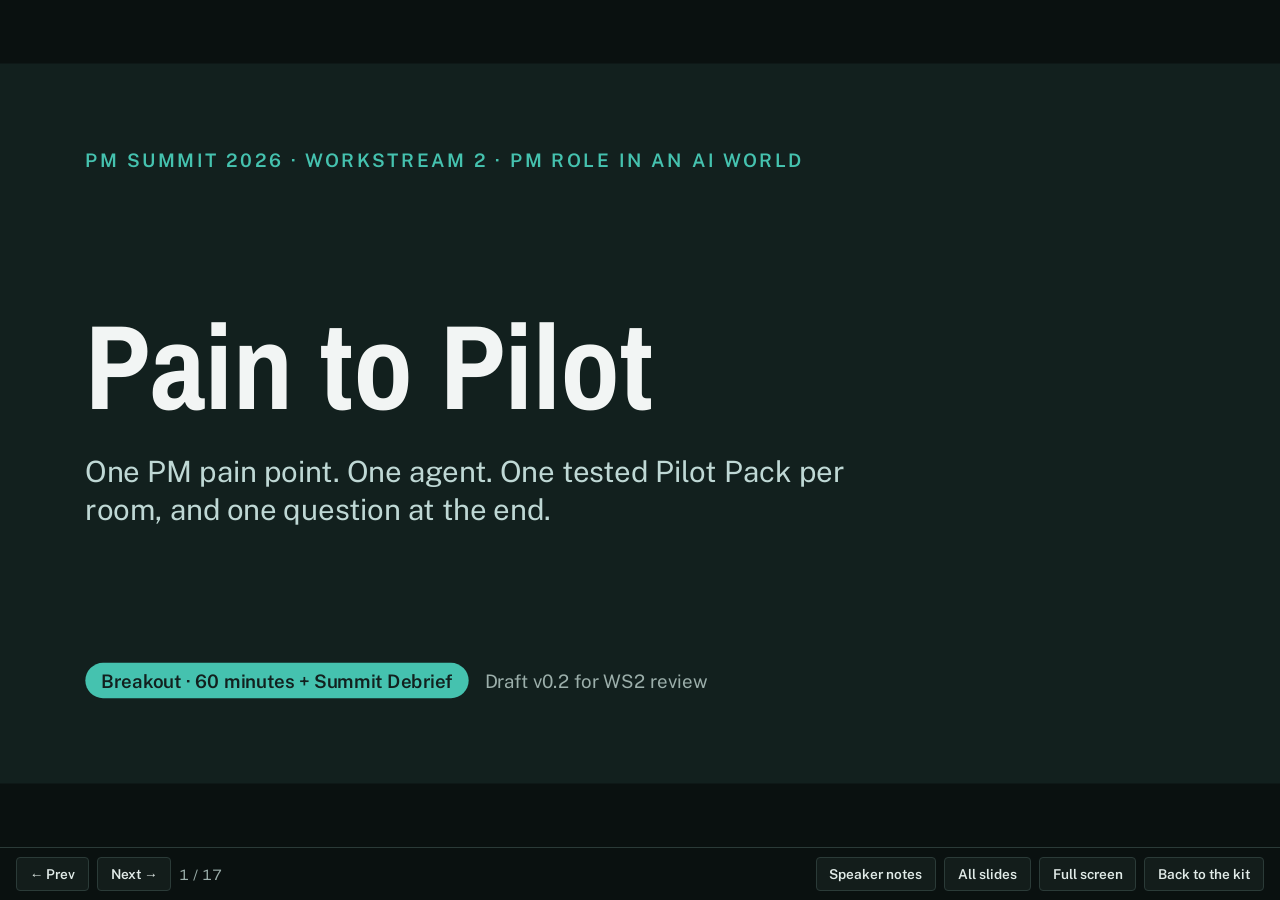
<file: ws2/slides.html>
<!doctype html>
<html lang="en">
<head>
<meta charset="utf-8">
<meta name="viewport" content="width=device-width, initial-scale=1, viewport-fit=cover">
<meta name="robots" content="noindex, nofollow">
<title>Pain to Pilot Room Slides</title>
<link rel="preconnect" href="https://fonts.googleapis.com">
<link rel="preconnect" href="https://fonts.gstatic.com" crossorigin>
<link rel="stylesheet" href="https://fonts.googleapis.com/css2?family=Archivo+Narrow:wght@400..700&family=Public+Sans:wght@400;600;700&display=swap">
<style>
:root{--chrome:#0A1110;--chrome-ink:#E1EBE8;--chrome-muted:#9CAFAB;--accent:#45C2AF;--line:#2B3B38;color-scheme:dark}
*,*::before,*::after{box-sizing:border-box}
html,body{height:100%}
body{margin:0;background:var(--chrome);color:var(--chrome-ink);font-family:"Public Sans",Arial,sans-serif;display:flex;flex-direction:column}
[hidden]{display:none!important}
.bar{display:flex;align-items:center;gap:.5rem;padding:.55rem 16px calc(.55rem + env(safe-area-inset-bottom,0px));border-top:1px solid var(--line);flex-wrap:wrap}
.bar .count{font-variant-numeric:tabular-nums;color:var(--chrome-muted);font-size:.9rem;min-width:4.5rem}
.bar .grow{flex:1}
.bar a,.bar button{font:600 .85rem/1.2 "Public Sans",Arial,sans-serif;padding:.5rem .8rem;border:1px solid var(--line);background:#131D1B;color:var(--chrome-ink);border-radius:4px;cursor:pointer;text-decoration:none}
.bar button:hover,.bar a:hover{border-color:var(--accent)}
.bar button[aria-pressed="true"]{border-color:var(--accent);color:var(--accent)}
:focus-visible{outline:2px solid var(--accent);outline-offset:2px}
.stage{flex:1;min-height:0;position:relative;overflow:hidden}
.frame{position:absolute;left:0;top:0;width:1920px;height:1080px;transform-origin:0 0}
.notes-panel{padding:.8rem 16px;border-top:1px solid var(--line);font-size:.95rem;line-height:1.5;max-height:30vh;overflow:auto;color:var(--chrome-ink)}
.notes-panel b{color:var(--accent)}
.slide{width:1920px;height:1080px;position:relative;overflow:hidden}
body:not(.overview) .frame .slide:not(.on){display:none!important}
.slide h1,.slide h2,.slide h3,.slide p,.slide ul,.slide ol{margin:0}
.slide ul,.slide ol{padding-left:1.3em}
.slide li{margin:.25em 0}
.slide table{border-collapse:collapse;width:100%}
.slide th,.slide td{padding:.35em .6em;border-bottom:1px solid #C8D5D1;text-align:left;vertical-align:top}
.slide th{font-weight:700}
.slide .notes{display:none}
.slide .icon{display:inline-flex;align-items:center;justify-content:center;border-radius:50%;color:#FFFFFF;font:700 24px "Public Sans",Arial,sans-serif;flex:none}
.slide .arrow{font-size:44px;line-height:1;font-weight:700}
/* overview: every slide scaled down in a grid */
body.overview .stage{overflow:auto}
body.overview .frame{position:static;width:auto;height:auto;transform:none!important;display:grid;grid-template-columns:repeat(auto-fill,minmax(min(100%,420px),1fr));gap:16px;padding:16px}
body.overview .frame .thumb{position:relative;aspect-ratio:16/9;overflow:hidden;border:1px solid var(--line);border-radius:4px;cursor:pointer}
body.overview .frame .slide{position:absolute;left:0;top:0;transform-origin:0 0}
</style>
</head>
<body>
<div class="stage" id="stage"><div class="frame" id="frame">
<div class="thumb"><section class="slide" id="cover" style="background:#12201E; color:#E1EBE8; font-family:'Public Sans', Arial, sans-serif; padding:128px; display:flex; flex-direction:column; justify-content:space-between">
<p style="font-size:28px; font-weight:600; letter-spacing:4px; text-transform:uppercase; color:#45C2AF">PM Summit 2026 · Workstream 2 · PM Role in an AI World</p>
<div style="display:flex; flex-direction:column; gap:40px">
<h1 style="font-family:'Archivo Narrow', Arial, sans-serif; font-size:180px; font-weight:700; line-height:1; color:#F2F5F4">Pain to Pilot</h1>
<p style="font-size:44px; line-height:1.3; color:#BFD8D5; width:1240px">One PM pain point. One agent. One tested Pilot Pack per room, and one question at the end.</p>
</div>
<div style="display:flex; flex-direction:row; gap:24px; align-items:center">
<p style="font-size:28px; font-weight:600; color:#12201E; background:#45C2AF; padding:10px 24px; border-radius:40px">Breakout · 60 minutes + Summit Debrief</p>
<p style="font-size:28px; color:#9CAFAB">Draft v0.2 for WS2 review</p>
</div>
<aside class="notes">Have this slide on screen while people join. Opening line: in the next 60 minutes this room turns one PM pain point into an agent we can actually test, and leaves with a Pilot Pack. At the end every room meets in the Summit Debrief to answer one question: which pilot would you implement on Monday morning? Start the room timer when you move to the next slide.</aside>
</section></div>
<div class="thumb"><section class="slide" id="coldopen" style="background:#0F1A19; color:#E4ECEA; font-family:'Public Sans', Arial, sans-serif; padding:128px; display:flex; flex-direction:column; justify-content:space-between">
<div style="display:flex; flex-direction:column; gap:28px">
<p style="font-size:28px; font-weight:600; letter-spacing:4px; text-transform:uppercase; color:#52C8B5">Cold open · read aloud</p>
<h1 style="font-family:'Archivo Narrow', Arial, sans-serif; font-size:160px; font-weight:700; line-height:1; color:#F2F5F4">Thursday, 07:30</h1>
<div style="display:flex; flex-direction:row"><p style="font-size:28px; font-weight:700; letter-spacing:2px; text-transform:uppercase; color:#F0C067; background:#3A2C12; padding:8px 20px; border-radius:6px">Tape-out in 11 days</p></div>
</div>
<div style="display:grid; grid-template-columns:1fr 1fr; gap:20px 48px">
<div style="display:flex; flex-direction:row; gap:20px; align-items:baseline"><p style="font-family:'Archivo Narrow', Arial, sans-serif; font-size:36px; font-weight:700; color:#52C8B5">C4</p><p style="font-size:32px; color:#E4ECEA">A brief for steering at 14:00</p></div>
<div style="display:flex; flex-direction:row; gap:20px; align-items:baseline"><p style="font-family:'Archivo Narrow', Arial, sans-serif; font-size:36px; font-weight:700; color:#52C8B5">C1</p><p style="font-size:32px; color:#E4ECEA">A status that may not be green</p></div>
<div style="display:flex; flex-direction:row; gap:20px; align-items:baseline"><p style="font-family:'Archivo Narrow', Arial, sans-serif; font-size:36px; font-weight:700; color:#52C8B5">C6</p><p style="font-size:32px; color:#E4ECEA">A customer waiting on CR-014</p></div>
<div style="display:flex; flex-direction:row; gap:20px; align-items:baseline"><p style="font-family:'Archivo Narrow', Arial, sans-serif; font-size:36px; font-weight:700; color:#52C8B5">C2</p><p style="font-size:32px; color:#E4ECEA">Minutes nobody sent</p></div>
<div style="display:flex; flex-direction:row; gap:20px; align-items:baseline"><p style="font-family:'Archivo Narrow', Arial, sans-serif; font-size:36px; font-weight:700; color:#52C8B5">C3</p><p style="font-size:32px; color:#E4ECEA">A risk log five weeks old</p></div>
<div style="display:flex; flex-direction:row; gap:20px; align-items:baseline"><p style="font-family:'Archivo Narrow', Arial, sans-serif; font-size:36px; font-weight:700; color:#52C8B5">C5</p><p style="font-size:32px; color:#E4ECEA">Ten lessons found too late</p></div>
</div>
<p style="font-size:36px; line-height:1.35; color:#BFD8D5; width:1500px">Our room takes one of them. In 60 minutes we build the agent that gives it back.</p>
<aside class="notes">Read the headline and the six lines aloud, slowly, as the scene from the pre-work story Fourteen Days. Then say which chapter this room takes and point at its line. About 45 seconds. Then move to the next slide and start the timer.</aside>
</section></div>
<div class="thumb"><section class="slide" id="mission" style="background:#F2F5F4; color:#12201E; font-family:'Public Sans', Arial, sans-serif; padding:128px; display:flex; flex-direction:column; gap:48px">
<div style="display:flex; flex-direction:column; gap:16px">
<h2 style="font-family:'Archivo Narrow', Arial, sans-serif; font-size:72px; font-weight:700; line-height:1.1; color:#12201E">Your room leaves with a Pilot Pack</h2>
<p style="font-size:32px; color:#4A5C59">Specific enough to test in the next two weeks. A production system can come later.</p>
</div>
<div style="display:grid; grid-template-columns:repeat(4, 1fr); gap:24px">
<div style="display:flex; flex-direction:column; gap:8px; background:#FBFCFB; padding:32px; border:1px solid #C8D5D1; border-radius:12px">
<h3 style="font-size:32px; font-weight:700; line-height:1.2; color:#12201E">Problem</h3>
<p style="font-size:24px; line-height:1.4; color:#4A5C59">One user, one moment, one output</p>
</div>
<div style="display:flex; flex-direction:column; gap:8px; background:#FBFCFB; padding:32px; border:1px solid #C8D5D1; border-radius:12px">
<h3 style="font-size:32px; font-weight:700; line-height:1.2; color:#12201E">Baseline</h3>
<p style="font-size:24px; line-height:1.4; color:#4A5C59">What the pain costs today, as a number</p>
</div>
<div style="display:flex; flex-direction:column; gap:8px; background:#FBFCFB; padding:32px; border:1px solid #C8D5D1; border-radius:12px">
<h3 style="font-size:32px; font-weight:700; line-height:1.2; color:#12201E">Instructions</h3>
<p style="font-size:24px; line-height:1.4; color:#4A5C59">The agent’s role, steps, rules and output format</p>
</div>
<div style="display:flex; flex-direction:column; gap:8px; background:#FBFCFB; padding:32px; border:1px solid #C8D5D1; border-radius:12px">
<h3 style="font-size:32px; font-weight:700; line-height:1.2; color:#12201E">PM decision</h3>
<p style="font-size:24px; line-height:1.4; color:#4A5C59">What the AI prepares but never decides</p>
</div>
<div style="display:flex; flex-direction:column; gap:8px; background:#D3EAE5; padding:32px; border:1px solid #9FCBC2; border-radius:12px">
<h3 style="font-size:32px; font-weight:700; line-height:1.2; color:#12201E">Hours back</h3>
<p style="font-size:24px; line-height:1.4; color:#2F4744">Per PM per week, and what they buy the project</p>
</div>
<div style="display:flex; flex-direction:column; gap:8px; background:#D3EAE5; padding:32px; border:1px solid #9FCBC2; border-radius:12px">
<h3 style="font-size:32px; font-weight:700; line-height:1.2; color:#12201E">Guardrail</h3>
<p style="font-size:24px; line-height:1.4; color:#2F4744">Written against what failure looks like</p>
</div>
<div style="display:flex; flex-direction:column; gap:8px; background:#D3EAE5; padding:32px; border:1px solid #9FCBC2; border-radius:12px">
<h3 style="font-size:32px; font-weight:700; line-height:1.2; color:#12201E">Owner</h3>
<p style="font-size:24px; line-height:1.4; color:#2F4744">A name, or a role plus who confirms it</p>
</div>
<div style="display:flex; flex-direction:column; gap:8px; background:#D3EAE5; padding:32px; border:1px solid #9FCBC2; border-radius:12px">
<h3 style="font-size:32px; font-weight:700; line-height:1.2; color:#12201E">First test</h3>
<p style="font-size:24px; line-height:1.4; color:#2F4744">Who, how many, how long</p>
</div>
</div>
<p style="font-size:24px; color:#4A5C59">Shaded: the four fields no room may skip, even when time runs out.</p>
<aside class="notes">Point at the shaded row: hours back, guardrail, owner and first test are never cut. Everything else can be trimmed if the room runs late. Show the Pilot Pack template (paper or the capture form) so the scribe knows where each item goes.</aside>
</section></div>
<div class="thumb"><section class="slide" id="impact" style="background:#F2F5F4; color:#12201E; font-family:'Public Sans', Arial, sans-serif; padding:128px 128px 160px; display:flex; flex-direction:column; gap:48px">
<div style="display:flex; flex-direction:column; gap:16px">
<h2 style="font-family:'Archivo Narrow', Arial, sans-serif; font-size:72px; font-weight:700; line-height:1.1; color:#12201E">Two more questions for every room</h2>
<p style="font-size:32px; color:#4A5C59">Hours back is the first metric. Executives also ask what the project gains, and what could go wrong.</p>
</div>
<div style="display:grid; grid-template-columns:1fr 1fr; gap:40px">
<div style="display:flex; flex-direction:column; gap:24px; background:#D3EAE5; padding:40px; border-radius:12px">
<p style="font-size:24px; font-weight:700; letter-spacing:2px; text-transform:uppercase; color:#0B5A51">Hours back → business impact</p>
<div style="display:flex; flex-direction:column; gap:4px"><p style="font-size:26px; color:#2F4744">Status reporting · 3 h a week</p><p style="font-size:34px; font-weight:700; line-height:1.25; color:#12201E">→ Earlier escalation, better stakeholder communication</p></div>
<div style="display:flex; flex-direction:column; gap:4px"><p style="font-size:26px; color:#2F4744">Silent risk · 2 h a week</p><p style="font-size:34px; font-weight:700; line-height:1.25; color:#12201E">→ Risks detected weeks earlier</p></div>
<div style="display:flex; flex-direction:column; gap:4px"><p style="font-size:26px; color:#2F4744">Decision brief · 4 h a week</p><p style="font-size:34px; font-weight:700; line-height:1.25; color:#12201E">→ Faster steering decisions</p></div>
</div>
<div style="display:flex; flex-direction:column; gap:20px; background:#F5DCD5; padding:40px; border-radius:12px">
<p style="font-size:24px; font-weight:700; letter-spacing:2px; text-transform:uppercase; color:#8A2F21">What does failure look like?</p>
<ul style="font-size:28px; line-height:1.4; color:#12201E">
<li>C1 · The agent hides conflicting inputs</li>
<li>C2 · The agent invents actions</li>
<li>C3 · The agent creates false risks</li>
<li>C4 · The agent recommends instead of informing</li>
<li>C5 · The agent surfaces irrelevant lessons</li>
<li>C6 · The agent implies customer commitments</li>
</ul>
<p style="font-size:26px; line-height:1.35; color:#5A2E26">Your room writes its guardrail against its own failure.</p>
</div>
</div>
<p style="position:absolute; left:128px; bottom:64px; width:1664px; font-size:24px; color:#4A5C59">Example hours. Your room measures its own in the time test, and the Summit Debrief compares them.</p>
<aside class="notes">This moves the conversation from “AI saves time” to “AI improves project outcomes”. Ask the room: if we get these hours back, what changes for the project? Then point at the room’s own failure line: that is what the guardrail and the T3 trust check are for.</aside>
</section></div>
<div class="thumb"><section class="slide" id="sixty" style="background:#F2F5F4; color:#12201E; font-family:'Public Sans', Arial, sans-serif; padding:128px; display:flex; flex-direction:column; gap:40px">
<h2 style="font-family:'Archivo Narrow', Arial, sans-serif; font-size:72px; font-weight:700; line-height:1.1; color:#12201E">The 60 minutes</h2>
<div style="display:flex; flex-direction:row; gap:4px">
<div style="flex:5 1 0px; display:flex; flex-direction:column; gap:12px">
<div style="height:48px; background:#C8D5D1; border-radius:6px"></div>
<p style="font-size:24px; color:#4A5C59">00</p>
</div>
<div style="flex:10 1 0px; display:flex; flex-direction:column; gap:12px">
<div style="height:48px; background:#C8D5D1; border-radius:6px"></div>
<p style="font-size:24px; color:#4A5C59">05</p>
</div>
<div style="flex:12 1 0px; display:flex; flex-direction:column; gap:12px">
<div style="height:48px; background:#C8D5D1; border-radius:6px"></div>
<p style="font-size:24px; color:#4A5C59">15</p>
</div>
<div style="flex:15 1 0px; display:flex; flex-direction:column; gap:12px">
<div style="height:48px; background:#0B6E63; border-radius:6px"></div>
<p style="font-size:24px; color:#4A5C59">27</p>
</div>
<div style="flex:8 1 0px; display:flex; flex-direction:column; gap:12px">
<div style="height:48px; background:#C8D5D1; border-radius:6px"></div>
<p style="font-size:24px; color:#4A5C59">42</p>
</div>
<div style="flex:10 1 0px; display:flex; flex-direction:column; gap:12px">
<div style="height:48px; background:#C8D5D1; border-radius:6px"></div>
<div style="display:flex; flex-direction:row; justify-content:space-between">
<p style="font-size:24px; color:#4A5C59">50</p>
<p style="font-size:24px; color:#4A5C59">60</p>
</div>
</div>
</div>
<table style="font-size:28px; color:#12201E; font-family:'Public Sans', Arial, sans-serif">
<tr style="background:#E5ECEA"><th style="width:16%">Minutes</th><th style="width:30%">Stage</th><th style="width:54%">Leave the stage with</th></tr>
<tr><td>00–05</td><td>Orient</td><td>Roles named; card read; tool or paper chosen</td></tr>
<tr><td>05–15</td><td>Map the hours</td><td>Task map, biggest chunk, baseline hours, business impact</td></tr>
<tr><td>15–27</td><td>Design the agent</td><td>Instructions; PM decision; failure named; three tests</td></tr>
<tr style="background:#D3EAE5"><td>27–42</td><td>Build and challenge, in two sub-teams</td><td>Test results and the measured review time</td></tr>
<tr><td>42–50</td><td>Fix and decide</td><td>Final instructions, guardrail, hours back</td></tr>
<tr><td>50–60</td><td>Package and commit</td><td>Owner, first test, debrief card; pack submitted</td></tr>
</table>
<aside class="notes">Keep this slide or the kit's room timer visible for the whole breakout. The timekeeper calls each checkpoint out loud at 15, 27, 42, 50 and 60. At 27 the room splits: Builders run the three tests in the AI tool, Challengers pressure-test value, data, quality, tool approval, accountability, adoption and the metric.</aside>
</section></div>
<div class="thumb"><section class="slide" id="roles" style="background:#F2F5F4; color:#12201E; font-family:'Public Sans', Arial, sans-serif; padding:128px 128px 160px; display:flex; flex-direction:column; gap:48px">
<h2 style="font-family:'Archivo Narrow', Arial, sans-serif; font-size:72px; font-weight:700; line-height:1.1; color:#12201E">Six roles, named in the first five minutes</h2>
<div style="display:grid; grid-template-columns:repeat(3, 1fr); gap:32px">
<div style="display:flex; flex-direction:column; gap:12px; background:#FBFCFB; padding:36px; border:1px solid #C8D5D1; border-radius:12px">
<div style="display:flex; flex-direction:row; gap:16px; align-items:center"><span class="icon" style="background:#0B6E63;width:44px;height:44px">F</span><h3 style="font-size:36px; font-weight:700; color:#12201E">Facilitator</h3></div>
<p style="font-size:28px; line-height:1.4; color:#4A5C59">Runs the process, protects time and voices. Never writes the answer.</p>
</div>
<div style="display:flex; flex-direction:column; gap:12px; background:#FBFCFB; padding:36px; border:1px solid #C8D5D1; border-radius:12px">
<div style="display:flex; flex-direction:row; gap:16px; align-items:center"><span class="icon" style="background:#0B6E63;width:44px;height:44px">S</span><h3 style="font-size:36px; font-weight:700; color:#12201E">Scribe</h3></div>
<p style="font-size:28px; line-height:1.4; color:#4A5C59">The team lead. Owns the Pilot Pack and reads the debrief card.</p>
</div>
<div style="display:flex; flex-direction:column; gap:12px; background:#FBFCFB; padding:36px; border:1px solid #C8D5D1; border-radius:12px">
<div style="display:flex; flex-direction:row; gap:16px; align-items:center"><span class="icon" style="background:#0B6E63;width:44px;height:44px">T</span><h3 style="font-size:36px; font-weight:700; color:#12201E">Timekeeper</h3></div>
<p style="font-size:28px; line-height:1.4; color:#4A5C59">Calls each checkpoint and defends the last ten minutes.</p>
</div>
<div style="display:flex; flex-direction:column; gap:12px; background:#FBFCFB; padding:36px; border:1px solid #C8D5D1; border-radius:12px">
<div style="display:flex; flex-direction:row; gap:16px; align-items:center"><span class="icon" style="background:#0B6E63;width:44px;height:44px">B</span><h3 style="font-size:36px; font-weight:700; color:#12201E">Builder</h3></div>
<p style="font-size:28px; line-height:1.4; color:#4A5C59">Has Agent Builder in Copilot Premium. Narrates what they type.</p>
</div>
<div style="display:flex; flex-direction:column; gap:12px; background:#FBFCFB; padding:36px; border:1px solid #C8D5D1; border-radius:12px">
<div style="display:flex; flex-direction:row; gap:16px; align-items:center"><span class="icon" style="background:#0B6E63;width:44px;height:44px">C</span><h3 style="font-size:36px; font-weight:700; color:#12201E">Challenger</h3></div>
<p style="font-size:28px; line-height:1.4; color:#4A5C59">Tests value, data, quality, tool approval and accountability.</p>
</div>
<div style="display:flex; flex-direction:column; gap:12px; background:#FBFCFB; padding:36px; border:1px solid #C8D5D1; border-radius:12px">
<div style="display:flex; flex-direction:row; gap:16px; align-items:center"><span class="icon" style="background:#0B6E63;width:44px;height:44px">E</span><h3 style="font-size:36px; font-weight:700; color:#12201E">Everyone</h3></div>
<p style="font-size:28px; line-height:1.4; color:#4A5C59">Brings a real example and plays the agent in the paper test.</p>
</div>
</div>
<p style="position:absolute; left:128px; bottom:64px; width:1664px; font-size:24px; color:#4A5C59">Rooms of five or fewer: combine Facilitator with Timekeeper, and Scribe with Challenger.</p>
<aside class="notes">Name the roles before anything else. The Builder is the person named before the summit who has Agent Builder activated in Copilot Premium, a prerequisite for every room. If someone with a lot of AI experience starts to dominate, make them the Builder and ask them to narrate. Give quieter participants the Challenger role.</aside>
</section></div>
<div class="thumb"><section class="slide" id="levels" style="background:#F2F5F4; color:#12201E; font-family:'Public Sans', Arial, sans-serif; padding:128px; display:flex; flex-direction:column; gap:48px">
<h2 style="font-family:'Archivo Narrow', Arial, sans-serif; font-size:72px; font-weight:700; line-height:1.1; color:#12201E">Every room reaches Level 1</h2>
<div style="display:grid; grid-template-columns:repeat(3, 1fr); gap:32px">
<div style="display:flex; flex-direction:column; gap:20px; background:#12201E; padding:48px; border-radius:12px">
<p style="font-family:'Archivo Narrow', Arial, sans-serif; font-size:120px; font-weight:700; line-height:1; color:#45C2AF">1</p>
<h3 style="font-size:44px; font-weight:700; color:#F2F5F4">Designed</h3>
<div style="display:flex; flex-direction:row"><p style="font-size:24px; font-weight:600; color:#12201E; background:#45C2AF; padding:6px 18px; border-radius:30px">Required for every room</p></div>
<p style="font-size:28px; line-height:1.4; color:#BFD8D5">Pilot Pack complete. Instructions written. Owner, first test, hours back and guardrail named. Works on paper.</p>
</div>
<div style="display:flex; flex-direction:column; gap:20px; background:#FBFCFB; padding:48px; border:1px solid #C8D5D1; border-radius:12px">
<p style="font-family:'Archivo Narrow', Arial, sans-serif; font-size:120px; font-weight:700; line-height:1; color:#0B6E63">2</p>
<h3 style="font-size:44px; font-weight:700; color:#12201E">Tested</h3>
<div style="display:flex; flex-direction:row"><p style="font-size:24px; font-weight:600; color:#0B6E63; background:#D3EAE5; padding:6px 18px; border-radius:30px">Target for most rooms</p></div>
<p style="font-size:28px; line-height:1.4; color:#4A5C59">Instructions run on the sample data, in Agent Builder or the paper test. Three tests recorded, one fix made.</p>
</div>
<div style="display:flex; flex-direction:column; gap:20px; background:#FBFCFB; padding:48px; border:1px solid #C8D5D1; border-radius:12px">
<p style="font-family:'Archivo Narrow', Arial, sans-serif; font-size:120px; font-weight:700; line-height:1; color:#0B6E63">3</p>
<h3 style="font-size:44px; font-weight:700; color:#12201E">Working agent</h3>
<div style="display:flex; flex-direction:row"><p style="font-size:24px; font-weight:600; color:#6E4308; background:#F6E6C9; padding:6px 18px; border-radius:30px">Needs the room’s Builder</p></div>
<p style="font-size:28px; line-height:1.4; color:#4A5C59">Saved as a reusable agent in Agent Builder, so the owner can run it the next working day.</p>
</div>
</div>
<aside class="notes">Level 1 alone meets the workstream's definition of done: one AI use case, an owner and a first test. Level 2 works without any AI tool through the paper test. Level 3 is possible in every room, because each room has at least one Builder with Agent Builder activated in Copilot Premium, a prerequisite.</aside>
</section></div>
<div class="thumb"><section class="slide" id="challenges" style="background:#F2F5F4; color:#12201E; font-family:'Public Sans', Arial, sans-serif; padding:128px; display:flex; flex-direction:column; gap:48px">
<h2 style="font-family:'Archivo Narrow', Arial, sans-serif; font-size:72px; font-weight:700; line-height:1.1; color:#12201E">Six challenges, one per room</h2>
<div style="display:grid; grid-template-columns:repeat(3, 1fr); gap:24px">
<div style="display:flex; flex-direction:column; gap:12px; background:#FBFCFB; padding:32px; border:1px solid #C8D5D1; border-radius:12px">
<p style="font-family:'Archivo Narrow', Arial, sans-serif; font-size:56px; font-weight:700; line-height:1; color:#0B6E63">C1</p>
<h3 style="font-family:'Archivo Narrow', Arial, sans-serif; font-size:40px; font-weight:700; line-height:1.15; color:#12201E">Status Report Treadmill</h3>
<p style="font-size:24px; line-height:1.4; color:#4A5C59">Scattered updates into a trustworthy weekly status</p>
</div>
<div style="display:flex; flex-direction:column; gap:12px; background:#FBFCFB; padding:32px; border:1px solid #C8D5D1; border-radius:12px">
<p style="font-family:'Archivo Narrow', Arial, sans-serif; font-size:56px; font-weight:700; line-height:1; color:#0B6E63">C2</p>
<h3 style="font-family:'Archivo Narrow', Arial, sans-serif; font-size:40px; font-weight:700; line-height:1.15; color:#12201E">Meetings Without Memory</h3>
<p style="font-size:24px; line-height:1.4; color:#4A5C59">Every decision and action captured, owned and followed up</p>
</div>
<div style="display:flex; flex-direction:column; gap:12px; background:#FBFCFB; padding:32px; border:1px solid #C8D5D1; border-radius:12px">
<p style="font-family:'Archivo Narrow', Arial, sans-serif; font-size:56px; font-weight:700; line-height:1; color:#0B6E63">C3</p>
<h3 style="font-family:'Archivo Narrow', Arial, sans-serif; font-size:40px; font-weight:700; line-height:1.15; color:#12201E">The Silent Risk</h3>
<p style="font-size:24px; line-height:1.4; color:#4A5C59">Emerging risks spotted in everyday project conversation</p>
</div>
<div style="display:flex; flex-direction:column; gap:12px; background:#FBFCFB; padding:32px; border:1px solid #C8D5D1; border-radius:12px">
<p style="font-family:'Archivo Narrow', Arial, sans-serif; font-size:56px; font-weight:700; line-height:1; color:#0B6E63">C4</p>
<h3 style="font-family:'Archivo Narrow', Arial, sans-serif; font-size:40px; font-weight:700; line-height:1.15; color:#12201E">Decision Brief in 30 Minutes</h3>
<p style="font-size:24px; line-height:1.4; color:#4A5C59">Conflicting inputs into a balanced brief for management</p>
</div>
<div style="display:flex; flex-direction:column; gap:12px; background:#FBFCFB; padding:32px; border:1px solid #C8D5D1; border-radius:12px">
<p style="font-family:'Archivo Narrow', Arial, sans-serif; font-size:56px; font-weight:700; line-height:1; color:#0B6E63">C5</p>
<h3 style="font-family:'Archivo Narrow', Arial, sans-serif; font-size:40px; font-weight:700; line-height:1.15; color:#12201E">Lessons Nobody Learns</h3>
<p style="font-size:24px; line-height:1.4; color:#4A5C59">Past lessons in front of the PM while they can still act</p>
</div>
<div style="display:flex; flex-direction:column; gap:12px; background:#FBFCFB; padding:32px; border:1px solid #C8D5D1; border-radius:12px">
<p style="font-family:'Archivo Narrow', Arial, sans-serif; font-size:56px; font-weight:700; line-height:1; color:#0B6E63">C6</p>
<h3 style="font-family:'Archivo Narrow', Arial, sans-serif; font-size:40px; font-weight:700; line-height:1.15; color:#12201E">Change Request Ripple</h3>
<p style="font-size:24px; line-height:1.4; color:#4A5C59">Cross-functional impact of a change request in hours</p>
</div>
</div>
<aside class="notes">Each room works the card allocated to it before the summit and named in every participant’s invitation. The printed card and its sample data pack are on the table. All sample data comes from Project KESTREL, an invented project: every name, date and figure is fictional, so nothing confidential goes into any AI tool.</aside>
</section></div>
<div class="thumb"><section class="slide" id="build" style="background:#F2F5F4; color:#12201E; font-family:'Public Sans', Arial, sans-serif; padding:128px 128px 160px; display:flex; flex-direction:column; gap:48px">
<h2 style="font-family:'Archivo Narrow', Arial, sans-serif; font-size:72px; font-weight:700; line-height:1.1; color:#12201E">Five rules and three tests for every agent</h2>
<div style="display:grid; grid-template-columns:1fr 1fr; gap:64px">
<div style="display:flex; flex-direction:column; gap:24px">
<h3 style="font-size:36px; font-weight:700; color:#0B6E63">The rules in the scaffold</h3>
<ul style="font-size:30px; line-height:1.4; color:#12201E">
<li>Use only the information in the inputs.</li>
<li>Name the source for every item.</li>
<li>List gaps and conflicts under NEEDS PM CHECK.</li>
<li>Prepare the PM’s decision; never make it.</li>
<li>Leave out what must never appear.</li>
</ul>
</div>
<div style="display:flex; flex-direction:column; gap:24px">
<h3 style="font-size:36px; font-weight:700; color:#0B6E63">The tests</h3>
<table style="font-size:26px; color:#12201E; font-family:'Public Sans', Arial, sans-serif">
<tr style="background:#E5ECEA"><th style="width:26%">Test</th><th style="width:37%">Feed it</th><th style="width:37%">Pass when</th></tr>
<tr><td>T1 Does the job</td><td>The full case file</td><td>Usable after a short PM review</td></tr>
<tr><td>T2 Time test</td><td>A stopwatch on the PM’s review</td><td>Clearly below the baseline</td></tr>
<tr><td>T3 Trust check</td><td>The case behind your failure mode</td><td>Flagged for the PM</td></tr>
</table>
</div>
</div>
<p style="position:absolute; left:128px; bottom:64px; width:1664px; font-size:24px; color:#4A5C59">Paste only the fictional sample data, or data already approved for the tool. The time test shows the hours given back.</p>
<aside class="notes">The scaffold with these rules is in the kit (Build the agent) and on the printed handout. Rooms fill in the brackets and may tighten the rules, but should not drop them. A failed test followed by a fix makes a better debrief card than three easy passes.</aside>
</section></div>
<div class="thumb"><section class="slide" id="paper" style="background:#E5ECEA; color:#12201E; font-family:'Public Sans', Arial, sans-serif; padding:128px; display:grid; grid-template-columns:2fr 3fr; gap:96px; align-items:center">
<div style="display:flex; flex-direction:column; gap:32px">
<h2 style="font-family:'Archivo Narrow', Arial, sans-serif; font-size:120px; font-weight:700; line-height:1; color:#12201E">No tool? Be the agent.</h2>
<p style="font-size:32px; line-height:1.4; color:#4A5C59">8 to 10 minutes. Counts as Level 2. No login, no network.</p>
</div>
<ol style="font-size:32px; line-height:1.45; color:#12201E">
<li>Pick a “human agent” who did not write the instructions.</li>
<li>Give them only the instructions and the printed sample data.</li>
<li>They follow the instructions literally. Where the instructions are silent, they say “my instructions don’t tell me”.</li>
<li>Everyone notes each gap. Each gap becomes a new rule.</li>
<li>Run the trust check. Does the agent flag what it cannot resolve?</li>
</ol>
<aside class="notes">Use this when the tool login fails, the network drops, or the room has no access. It also works well with AI beginners: they see immediately why precise instructions matter. Experts cannot rush past it either.</aside>
</section></div>
<div class="thumb"><section class="slide" id="lastten" style="background:#0B6E63; color:#F2F5F4; font-family:'Public Sans', Arial, sans-serif; padding:128px; display:flex; flex-direction:column; justify-content:center; gap:40px">
<p style="font-size:32px; font-weight:600; letter-spacing:3px; text-transform:uppercase; color:#CDEBE5">Running late at minute 50?</p>
<h2 style="font-family:'Archivo Narrow', Arial, sans-serif; font-size:120px; font-weight:700; line-height:1.05; color:#F2F5F4">Cut solution detail.</h2>
<p style="font-size:44px; line-height:1.35; color:#F2F5F4; width:1400px">Never cut the owner, the first test, the hours back or the guardrail.</p>
<aside class="notes">Show this at the minute-50 checkpoint. If the Pilot Pack sections for owner, first test, hours back and guardrail are empty, stop everything else and fill them now, then the debrief card. If nobody can own the pilot, write the owner role and who confirms a name within five working days.</aside>
</section></div>
<div class="thumb"><section class="slide" id="script" style="background:#F2F5F4; color:#12201E; font-family:'Public Sans', Arial, sans-serif; padding:128px 128px 160px; display:flex; flex-direction:column; gap:48px">
<h2 style="font-family:'Archivo Narrow', Arial, sans-serif; font-size:72px; font-weight:700; line-height:1.1; color:#12201E">The 90-second debrief card</h2>
<div style="display:flex; flex-direction:column; gap:20px">
<p style="font-size:44px; line-height:1.35; color:#12201E"><b><span style="color:#0B6E63">[Room]</span></b> built an agent that <b><span style="color:#0B6E63">[does what]</span></b> for <b><span style="color:#0B6E63">[users]</span></b>.</p>
<p style="font-size:44px; line-height:1.35; color:#12201E">Hours back: every PM gets <b><span style="color:#0B6E63">[hours]</span></b> a week.</p>
<p style="font-size:44px; line-height:1.35; color:#12201E">Business impact: that time buys <b><span style="color:#0B6E63">[what the project gains]</span></b>.</p>
<p style="font-size:44px; line-height:1.35; color:#12201E">Biggest surprise: <b><span style="color:#0B6E63">[what we did not expect]</span></b>.</p>
<p style="font-size:44px; line-height:1.35; color:#12201E">Failure would look like <b><span style="color:#0B6E63">[failure]</span></b>, so our guardrail is <b><span style="color:#0B6E63">[guardrail]</span></b>.</p>
<p style="font-size:44px; line-height:1.35; color:#12201E"><b><span style="color:#0B6E63">[Owner]</span></b> runs the first test by <b><span style="color:#0B6E63">[date]</span></b>.</p>
</div>
<p style="position:absolute; left:128px; bottom:64px; width:1664px; font-size:24px; color:#4A5C59">Only 45 seconds? Say lines 2, 5 and 6: hours back, guardrail, owner.</p>
<aside class="notes">The scribe rehearses this once in the last ten minutes and reads it at the Summit Debrief. Each bracket maps to a field in the Pilot Pack, so the pack is the card. Keep to 90 seconds; the host may cut to 45.</aside>
</section></div>
<div class="thumb"><section class="slide" id="debrief" style="background:#0F1A19; color:#E4ECEA; font-family:'Public Sans', Arial, sans-serif; padding:128px; display:flex; flex-direction:column; justify-content:space-between">
<div style="display:flex; flex-direction:column; gap:28px">
<p style="font-size:28px; font-weight:600; letter-spacing:4px; text-transform:uppercase; color:#52C8B5">Summit Debrief · 15 minutes · all rooms</p>
<h1 style="font-family:'Archivo Narrow', Arial, sans-serif; font-size:150px; font-weight:700; line-height:1; color:#F2F5F4">Six agents. One question.</h1>
</div>
<div style="display:flex; flex-direction:row; gap:16px">
<div style="flex:1 1 0px; display:flex; flex-direction:column; gap:12px; background:#1B2826; padding:28px; border:1px solid #2B3B38; border-radius:12px">
<p style="font-size:24px; font-weight:600; letter-spacing:2px; color:#45C2AF">00–01</p>
<h3 style="font-family:'Archivo Narrow', Arial, sans-serif; font-size:36px; font-weight:700; line-height:1.15; color:#F2F5F4">Open</h3>
<p style="font-size:24px; line-height:1.4; color:#BFD8D5">The scoreboard goes on screen.</p>
</div>
<div style="flex:1 1 0px; display:flex; flex-direction:column; gap:12px; background:#1B2826; padding:28px; border:1px solid #2B3B38; border-radius:12px">
<p style="font-size:24px; font-weight:600; letter-spacing:2px; color:#45C2AF">01–10</p>
<h3 style="font-family:'Archivo Narrow', Arial, sans-serif; font-size:36px; font-weight:700; line-height:1.15; color:#F2F5F4">Six debrief cards</h3>
<p style="font-size:24px; line-height:1.4; color:#BFD8D5">Ninety seconds per room.</p>
</div>
<div style="flex:1 1 0px; display:flex; flex-direction:column; gap:12px; background:#3A2C12; padding:28px; border:1px solid #6B5423; border-radius:12px">
<p style="font-size:24px; font-weight:600; letter-spacing:2px; color:#F0C067">10–12</p>
<h3 style="font-family:'Archivo Narrow', Arial, sans-serif; font-size:36px; font-weight:700; line-height:1.15; color:#F2F5F4">The vote</h3>
<p style="font-size:24px; line-height:1.4; color:#BFD8D5">Which pilot would you implement on Monday morning?</p>
</div>
<div style="flex:1 1 0px; display:flex; flex-direction:column; gap:12px; background:#1B2826; padding:28px; border:1px solid #2B3B38; border-radius:12px">
<p style="font-size:24px; font-weight:600; letter-spacing:2px; color:#45C2AF">12–14</p>
<h3 style="font-family:'Archivo Narrow', Arial, sans-serif; font-size:36px; font-weight:700; line-height:1.15; color:#F2F5F4">Three awards</h3>
<p style="font-size:24px; line-height:1.4; color:#BFD8D5">Read from the scoreboard.</p>
</div>
<div style="flex:1 1 0px; display:flex; flex-direction:column; gap:12px; background:#1B2826; padding:28px; border:1px solid #2B3B38; border-radius:12px">
<p style="font-size:24px; font-weight:600; letter-spacing:2px; color:#45C2AF">14–15</p>
<h3 style="font-family:'Archivo Narrow', Arial, sans-serif; font-size:36px; font-weight:700; line-height:1.15; color:#F2F5F4">Owners stand</h3>
<p style="font-size:24px; line-height:1.4; color:#BFD8D5">First tests start on Monday.</p>
</div>
</div>
<p style="font-size:34px; line-height:1.35; color:#BFD8D5">Every room reports: hours back · business impact · biggest surprise · one guardrail · pilot owner.</p>
<aside class="notes">Host: open the live scoreboard in the kit (section Summit Debrief) on a second screen or tab, or the Excel scoreboard. Call rooms in this order: C2, C5, C1, C4, C6, C3, and type each room’s figures while it speaks. Keep every card to 90 seconds.</aside>
</section></div>
<div class="thumb"><section class="slide" id="reportout" style="background:#F2F5F4; color:#12201E; font-family:'Public Sans', Arial, sans-serif; padding:128px; display:flex; flex-direction:column; gap:40px">
<div style="display:flex; flex-direction:column; gap:12px">
<p style="font-size:28px; font-weight:600; letter-spacing:3px; text-transform:uppercase; color:#0B6E63">Summit Debrief · one slide per room</p>
<h2 style="font-family:'Archivo Narrow', Arial, sans-serif; font-size:72px; font-weight:700; line-height:1.1; color:#12201E">Room [ ] · Challenge [C_] · Level [ ]</h2>
</div>
<div style="flex:1; display:grid; grid-template-columns:repeat(3, 1fr); grid-template-rows:1fr 1fr; gap:24px">
<div style="display:flex; flex-direction:column; gap:12px; background:#FBFCFB; padding:32px; border:1px solid #C8D5D1; border-radius:12px">
<p style="font-size:24px; font-weight:700; letter-spacing:2px; text-transform:uppercase; color:#0B6E63">What the agent does</p>
<p style="font-size:28px; line-height:1.4; color:#4A5C59">[ ]</p>
</div>
<div style="display:flex; flex-direction:column; gap:12px; background:#FBFCFB; padding:32px; border:1px solid #C8D5D1; border-radius:12px">
<p style="font-size:24px; font-weight:700; letter-spacing:2px; text-transform:uppercase; color:#0B6E63">Business impact</p>
<p style="font-size:28px; line-height:1.4; color:#4A5C59">[ ]</p>
</div>
<div style="display:flex; flex-direction:column; gap:12px; background:#FBFCFB; padding:32px; border:1px solid #C8D5D1; border-radius:12px">
<p style="font-size:24px; font-weight:700; letter-spacing:2px; text-transform:uppercase; color:#0B6E63">Biggest surprise</p>
<p style="font-size:28px; line-height:1.4; color:#4A5C59">[ ]</p>
</div>
<div style="display:flex; flex-direction:column; gap:12px; background:#D3EAE5; padding:32px; border:1px solid #9FCBC2; border-radius:12px">
<p style="font-size:24px; font-weight:700; letter-spacing:2px; text-transform:uppercase; color:#0B5A51">Hours back per PM per week</p>
<p style="font-size:28px; line-height:1.4; color:#2F4744">[ ]</p>
</div>
<div style="display:flex; flex-direction:column; gap:12px; background:#D3EAE5; padding:32px; border:1px solid #9FCBC2; border-radius:12px">
<p style="font-size:24px; font-weight:700; letter-spacing:2px; text-transform:uppercase; color:#0B5A51">Guardrail, and the failure it prevents</p>
<p style="font-size:28px; line-height:1.4; color:#2F4744">[ ]</p>
</div>
<div style="display:flex; flex-direction:column; gap:12px; background:#D3EAE5; padding:32px; border:1px solid #9FCBC2; border-radius:12px">
<p style="font-size:24px; font-weight:700; letter-spacing:2px; text-transform:uppercase; color:#0B5A51">Pilot owner and first test</p>
<p style="font-size:28px; line-height:1.4; color:#2F4744">[ ]</p>
</div>
</div>
<aside class="notes">Duplicate this slide once per room before the summit, or let each scribe fill a copy during the last ten minutes. Replace each [ ] with a short phrase from the Pilot Pack. The shaded boxes are the 45-second version: hours back, guardrail, owner. The host calls rooms in the order C2, C5, C1, C4, C6, C3.</aside>
</section></div>
<div class="thumb"><section class="slide" id="vote" style="background:#0F1A19; color:#E4ECEA; font-family:'Public Sans', Arial, sans-serif; padding:128px; display:flex; flex-direction:column; justify-content:center; gap:48px">
<p style="font-size:28px; font-weight:600; letter-spacing:4px; text-transform:uppercase; color:#F0C067">The Monday-morning vote</p>
<h1 style="font-family:'Archivo Narrow', Arial, sans-serif; font-size:150px; font-weight:700; line-height:1.02; color:#F2F5F4">Which pilot would you implement <span style="color:#F0C067">on Monday morning?</span></h1>
<p style="font-size:36px; color:#BFD8D5">One vote each. Never for your own room.</p>
<aside class="notes">Two minutes. Use hands, dots on a printed board, or a poll. Count the votes per room and type them into the scoreboard; the Monday Morning Pilot appears on its own. A tie means two winners.</aside>
</section></div>
<div class="thumb"><section class="slide" id="awards" style="background:#0F1A19; color:#E4ECEA; font-family:'Public Sans', Arial, sans-serif; padding:128px 128px 160px; display:flex; flex-direction:column; justify-content:center; gap:56px">
<div style="display:flex; flex-direction:column; gap:16px">
<p style="font-size:28px; font-weight:600; letter-spacing:4px; text-transform:uppercase; color:#52C8B5">Summit Debrief · the results</p>
<h2 style="font-family:'Archivo Narrow', Arial, sans-serif; font-size:96px; font-weight:700; line-height:1.05; color:#F2F5F4">Three awards</h2>
</div>
<div style="display:grid; grid-template-columns:repeat(3, 1fr); gap:24px">
<div style="display:flex; flex-direction:column; gap:22px; background:#1B2826; padding:44px 40px; border:1px solid #2B3B38; border-top:6px solid #F0C067; border-radius:12px">
<div style="display:flex; flex-direction:row"><div style="width:96px; height:96px; border-radius:48px; background:#F0C067; display:flex; align-items:center; justify-content:center"><p style="font-family:'Archivo Narrow', Arial, sans-serif; font-size:52px; font-weight:700; line-height:1; color:#0F1A19">1</p></div></div>
<p style="font-size:26px; font-weight:700; letter-spacing:2px; text-transform:uppercase; color:#F0C067">Monday Morning Pilot</p>
<h3 style="font-family:'Archivo Narrow', Arial, sans-serif; font-size:80px; font-weight:700; line-height:1.05; color:#F2F5F4">[Room]</h3>
<p style="font-size:30px; line-height:1.4; color:#BFD8D5">[n] votes. The pilot this region would implement first.</p>
</div>
<div style="display:flex; flex-direction:column; gap:22px; background:#1B2826; padding:44px 40px; border:1px solid #2B3B38; border-top:6px solid #F0C067; border-radius:12px">
<div style="display:flex; flex-direction:row"><div style="width:96px; height:96px; border-radius:48px; background:#52C8B5; display:flex; align-items:center; justify-content:center"><p style="font-family:'Archivo Narrow', Arial, sans-serif; font-size:52px; font-weight:700; line-height:1; color:#0F1A19">h</p></div></div>
<p style="font-size:26px; font-weight:700; letter-spacing:2px; text-transform:uppercase; color:#F0C067">Most Hours Back</p>
<h3 style="font-family:'Archivo Narrow', Arial, sans-serif; font-size:80px; font-weight:700; line-height:1.05; color:#F2F5F4">[Room]</h3>
<p style="font-size:30px; line-height:1.4; color:#BFD8D5">[h] hours per PM per week, measured in the time test.</p>
</div>
<div style="display:flex; flex-direction:column; gap:22px; background:#1B2826; padding:44px 40px; border:1px solid #2B3B38; border-top:6px solid #F0C067; border-radius:12px">
<div style="display:flex; flex-direction:row"><div style="width:96px; height:96px; border-radius:48px; background:#C9D200; display:flex; align-items:center; justify-content:center"><p style="font-family:'Archivo Narrow', Arial, sans-serif; font-size:52px; font-weight:700; line-height:1; color:#0F1A19">✓</p></div></div>
<p style="font-size:26px; font-weight:700; letter-spacing:2px; text-transform:uppercase; color:#F0C067">Strongest Guardrail</p>
<h3 style="font-family:'Archivo Narrow', Arial, sans-serif; font-size:80px; font-weight:700; line-height:1.05; color:#F2F5F4">[Room]</h3>
<p style="font-size:30px; line-height:1.4; color:#BFD8D5">[The guardrail], and the failure it prevents. The host’s pick.</p>
</div>
</div>
<p style="position:absolute; left:128px; bottom:64px; width:1664px; font-size:24px; color:#9CAFAB">Remember three things: the best pilot, the biggest hours returned and the strongest guardrail.</p>
<aside class="notes">Read the three awards from the live scoreboard, or fill this slide before announcing. Ask each winning room’s pilot owner to stand. Then close with the next slide.</aside>
</section></div>
<div class="thumb"><section class="slide" id="next" style="background:#12201E; color:#E1EBE8; font-family:'Public Sans', Arial, sans-serif; padding:128px 128px 160px; display:flex; flex-direction:column; gap:56px">
<h2 style="font-family:'Archivo Narrow', Arial, sans-serif; font-size:72px; font-weight:700; line-height:1.1; color:#F2F5F4">After today: from rooms to pilots</h2>
<div style="display:flex; flex-direction:row; gap:16px">
<div style="flex:1 1 0px; display:flex; flex-direction:column; gap:12px; background:#1B2826; padding:28px; border:1px solid #2B3B38; border-radius:12px">
<p style="font-size:24px; font-weight:600; letter-spacing:2px; text-transform:uppercase; color:#45C2AF">Today</p>
<h3 style="font-family:'Archivo Narrow', Arial, sans-serif; font-size:36px; font-weight:700; line-height:1.15; color:#F2F5F4">Rooms</h3>
<p style="font-size:24px; line-height:1.4; color:#BFD8D5">Each room submits one Pilot Pack.</p>
</div>
<div style="display:flex; flex-direction:column; justify-content:center"><span class="arrow" style="color:#45C2AF">&#8594;</span></div>
<div style="flex:1 1 0px; display:flex; flex-direction:column; gap:12px; background:#1B2826; padding:28px; border:1px solid #2B3B38; border-radius:12px">
<p style="font-size:24px; font-weight:600; letter-spacing:2px; text-transform:uppercase; color:#45C2AF">Today</p>
<h3 style="font-family:'Archivo Narrow', Arial, sans-serif; font-size:36px; font-weight:700; line-height:1.15; color:#F2F5F4">Summit Debrief</h3>
<p style="font-size:24px; line-height:1.4; color:#BFD8D5">The Monday-morning vote and three awards.</p>
</div>
<div style="display:flex; flex-direction:column; justify-content:center"><span class="arrow" style="color:#45C2AF">&#8594;</span></div>
<div style="flex:1 1 0px; display:flex; flex-direction:column; gap:12px; background:#1B2826; padding:28px; border:1px solid #2B3B38; border-radius:12px">
<p style="font-size:24px; font-weight:600; letter-spacing:2px; text-transform:uppercase; color:#45C2AF">Week 1</p>
<h3 style="font-family:'Archivo Narrow', Arial, sans-serif; font-size:36px; font-weight:700; line-height:1.15; color:#F2F5F4">Merge by challenge</h3>
<p style="font-size:24px; line-height:1.4; color:#BFD8D5">Regional packs become one agent per challenge. Monday Morning Pilots first.</p>
</div>
<div style="display:flex; flex-direction:column; justify-content:center"><span class="arrow" style="color:#45C2AF">&#8594;</span></div>
<div style="flex:1 1 0px; display:flex; flex-direction:column; gap:12px; background:#1B2826; padding:28px; border:1px solid #2B3B38; border-radius:12px">
<p style="font-size:24px; font-weight:600; letter-spacing:2px; text-transform:uppercase; color:#45C2AF">Weeks 2–5</p>
<h3 style="font-family:'Archivo Narrow', Arial, sans-serif; font-size:36px; font-weight:700; line-height:1.15; color:#F2F5F4">30-day pilot</h3>
<p style="font-size:24px; line-height:1.4; color:#BFD8D5">An owner and three to five PMs track hours back and business impact.</p>
</div>
<div style="display:flex; flex-direction:column; justify-content:center"><span class="arrow" style="color:#45C2AF">&#8594;</span></div>
<div style="flex:1 1 0px; display:flex; flex-direction:column; gap:12px; background:#1B2826; padding:28px; border:1px solid #2B3B38; border-radius:12px">
<p style="font-size:24px; font-weight:600; letter-spacing:2px; text-transform:uppercase; color:#45C2AF">Day 30</p>
<h3 style="font-family:'Archivo Narrow', Arial, sans-serif; font-size:36px; font-weight:700; line-height:1.15; color:#F2F5F4">Adopt, iterate or stop</h3>
<p style="font-size:24px; line-height:1.4; color:#BFD8D5">Results shared in local PM communities and SPARK.</p>
</div>
</div>
<p style="position:absolute; left:128px; bottom:64px; width:1664px; font-size:24px; color:#9CAFAB">Proposed follow-up. Pilot owners and the decision forum are confirmed by WS2.</p>
<aside class="notes">Close the breakout with this slide. Because every region works the same six challenges, week 1 produces up to six merged agents, each shaped by several regions. The post-summit owner and decision forum are still open decisions for WS2, so present this as the proposed path.</aside>
</section></div>
</div></div>
<div class="notes-panel" id="notes" hidden></div>
<div class="bar">
  <button type="button" id="prev" aria-label="Previous slide">&#8592; Prev</button>
  <button type="button" id="next" aria-label="Next slide">Next &#8594;</button>
  <span class="count" id="count">1 / 1</span>
  <span class="grow"></span>
  <button type="button" id="notesBtn" aria-pressed="false">Speaker notes</button>
  <button type="button" id="gridBtn" aria-pressed="false">All slides</button>
  <button type="button" id="fsBtn">Full screen</button>
  <a href="index.html">Back to the kit</a>
</div>
<script>
(function(){
  "use strict";
  var thumbs = Array.prototype.slice.call(document.querySelectorAll(".thumb"));
  var slides = thumbs.map(function(t){ return t.querySelector(".slide"); });
  var frame = document.getElementById("frame"), stage = document.getElementById("stage");
  var i = 0, overview = false, notesOn = false;
  var m = /^#(\d+)$/.exec(location.hash); if (m) i = Math.min(slides.length - 1, Math.max(0, +m[1] - 1));
  function fit(){
    if (overview){
      thumbs.forEach(function(t, k){ var s = t.clientWidth / 1920; slides[k].style.transform = "scale(" + s + ")"; });
      return;
    }
    var s = Math.min(stage.clientWidth / 1920, stage.clientHeight / 1080);
    var x = (stage.clientWidth - 1920 * s) / 2, y = (stage.clientHeight - 1080 * s) / 2;
    frame.style.transform = "translate(" + x + "px," + y + "px) scale(" + s + ")";
  }
  function show(n){
    i = Math.max(0, Math.min(slides.length - 1, n));
    slides.forEach(function(s, k){ s.classList.toggle("on", k === i); s.style.transform = ""; });
    document.getElementById("count").textContent = (i + 1) + " / " + slides.length;
    var note = slides[i].querySelector(".notes");
    document.getElementById("notes").innerHTML = "";
    var b = document.createElement("b"); b.textContent = "Notes  ";
    document.getElementById("notes").appendChild(b);
    document.getElementById("notes").appendChild(document.createTextNode(note ? note.textContent : "No notes for this slide."));
    try { history.replaceState(null, "", "#" + (i + 1)); } catch(e){}
    fit();
  }
  function setOverview(on){
    overview = on;
    document.body.classList.toggle("overview", on);
    document.getElementById("gridBtn").setAttribute("aria-pressed", on ? "true" : "false");
    if (on){ frame.style.transform = ""; slides.forEach(function(s){ s.classList.remove("on"); }); fit(); }
    else show(i);
  }
  thumbs.forEach(function(t, k){ t.addEventListener("click", function(){ if (overview){ i = k; setOverview(false); } }); });
  document.getElementById("prev").addEventListener("click", function(){ if (!overview) show(i - 1); });
  document.getElementById("next").addEventListener("click", function(){ if (!overview) show(i + 1); });
  document.getElementById("gridBtn").addEventListener("click", function(){ setOverview(!overview); });
  document.getElementById("notesBtn").addEventListener("click", function(){
    notesOn = !notesOn; this.setAttribute("aria-pressed", notesOn ? "true" : "false");
    document.getElementById("notes").hidden = !notesOn; fit();
  });
  document.getElementById("fsBtn").addEventListener("click", function(){
    var el = document.documentElement;
    try { if (!document.fullscreenElement) { if (el.requestFullscreen) el.requestFullscreen().catch(function(){}); } else document.exitFullscreen(); } catch(e){}
  });
  document.addEventListener("keydown", function(e){
    if (overview) { if (e.key === "Escape") setOverview(false); return; }
    if (e.key === "ArrowRight" || e.key === "PageDown" || e.key === " ") { e.preventDefault(); show(i + 1); }
    else if (e.key === "ArrowLeft" || e.key === "PageUp") { e.preventDefault(); show(i - 1); }
    else if (e.key === "Home") show(0);
    else if (e.key === "End") show(slides.length - 1);
  });
  var tx = null;
  stage.addEventListener("touchstart", function(e){ tx = e.touches[0].clientX; }, {passive:true});
  stage.addEventListener("touchend", function(e){ if (tx === null || overview) return; var dx = e.changedTouches[0].clientX - tx; if (Math.abs(dx) > 40) show(i + (dx < 0 ? 1 : -1)); tx = null; });
  window.addEventListener("resize", fit);
  window.addEventListener("hashchange", function(){ var h = /^#(\d+)$/.exec(location.hash); if (h && +h[1] - 1 !== i && !overview) show(+h[1] - 1); });
  show(i);
})();
</script>
</body>
</html>
</file>
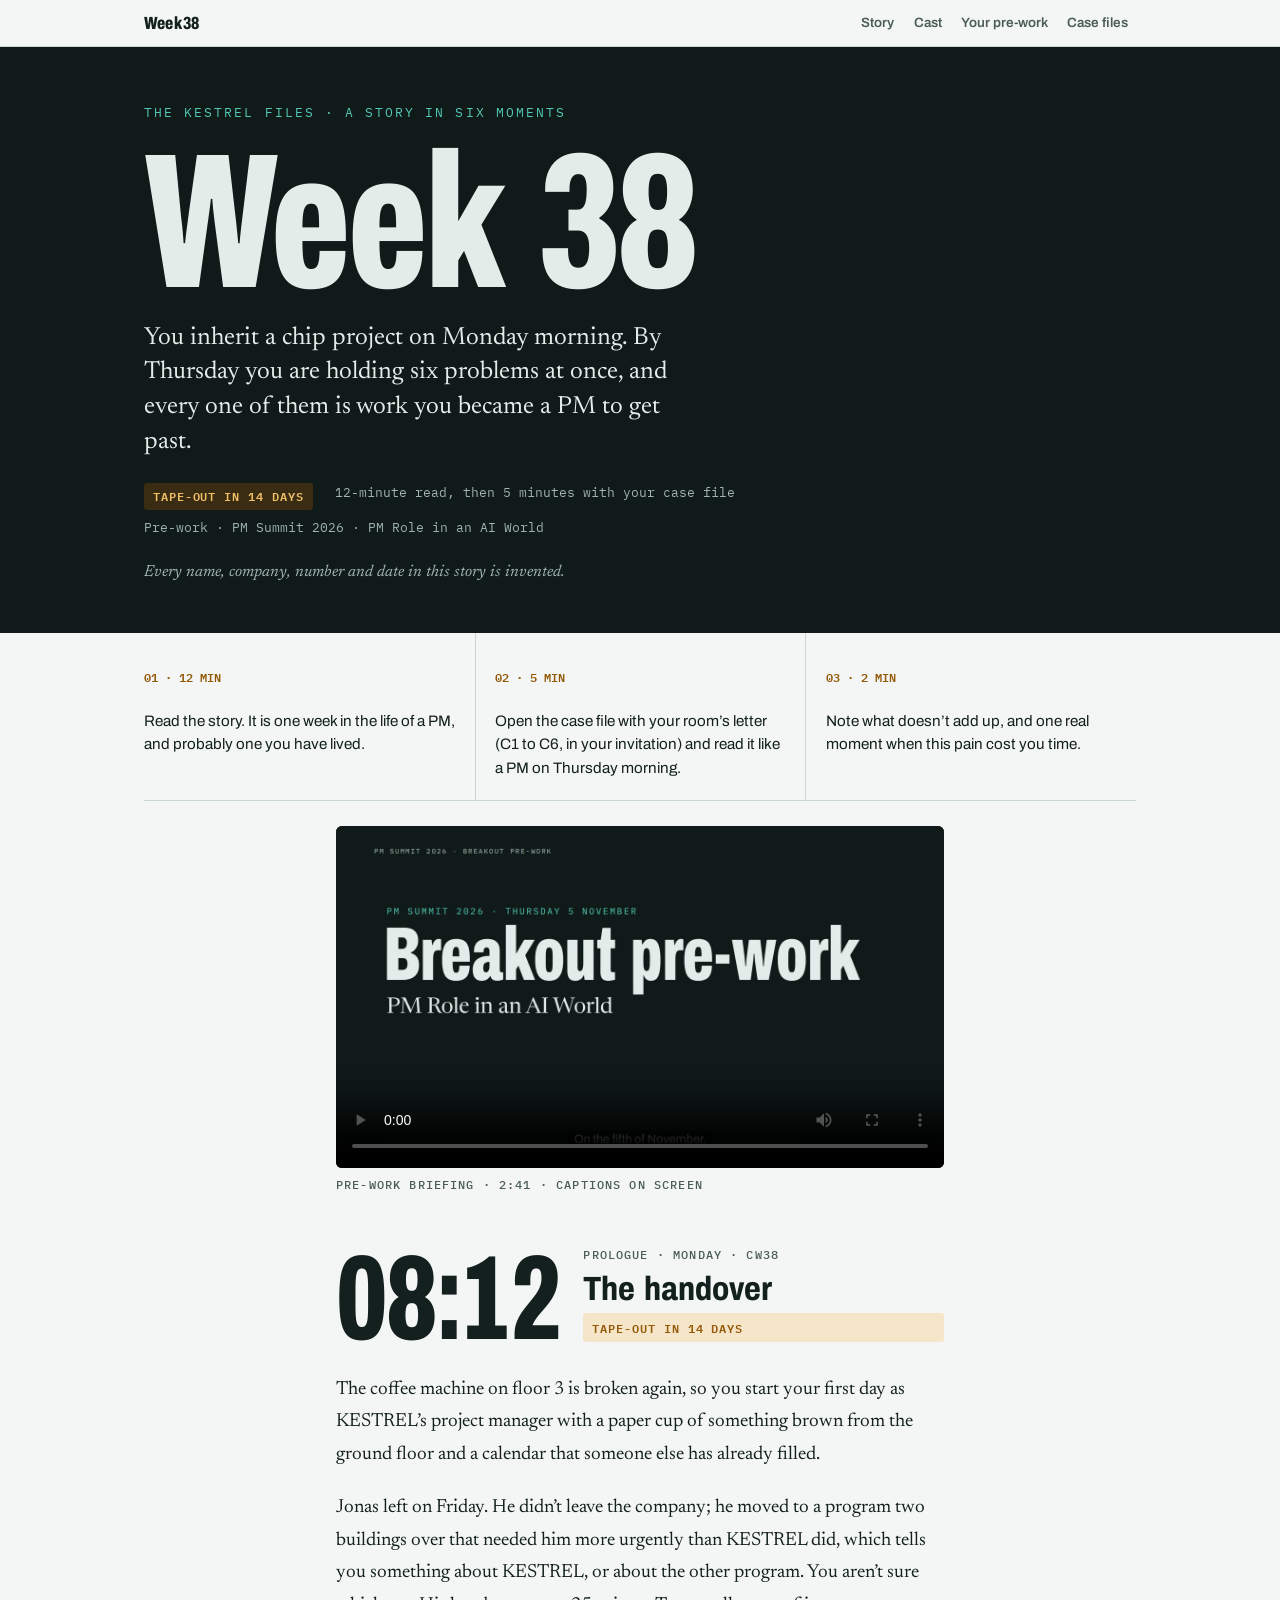
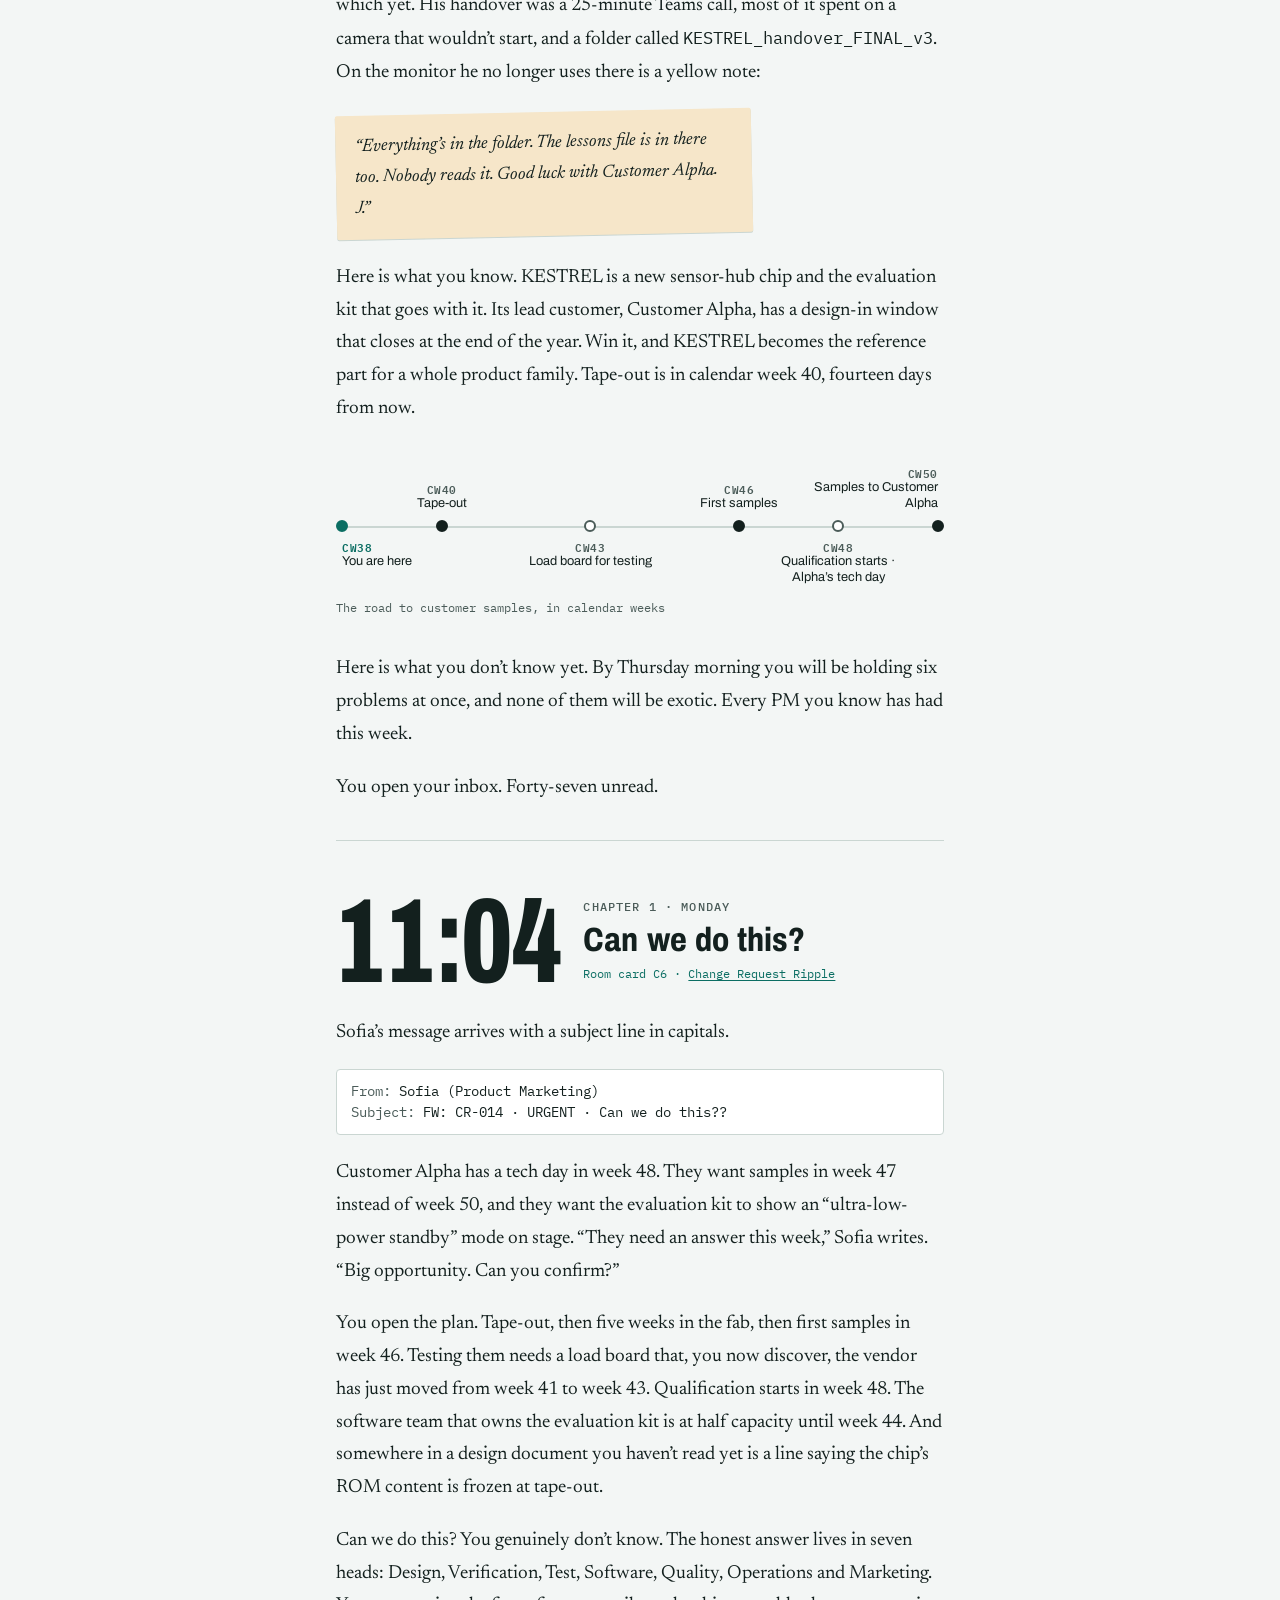
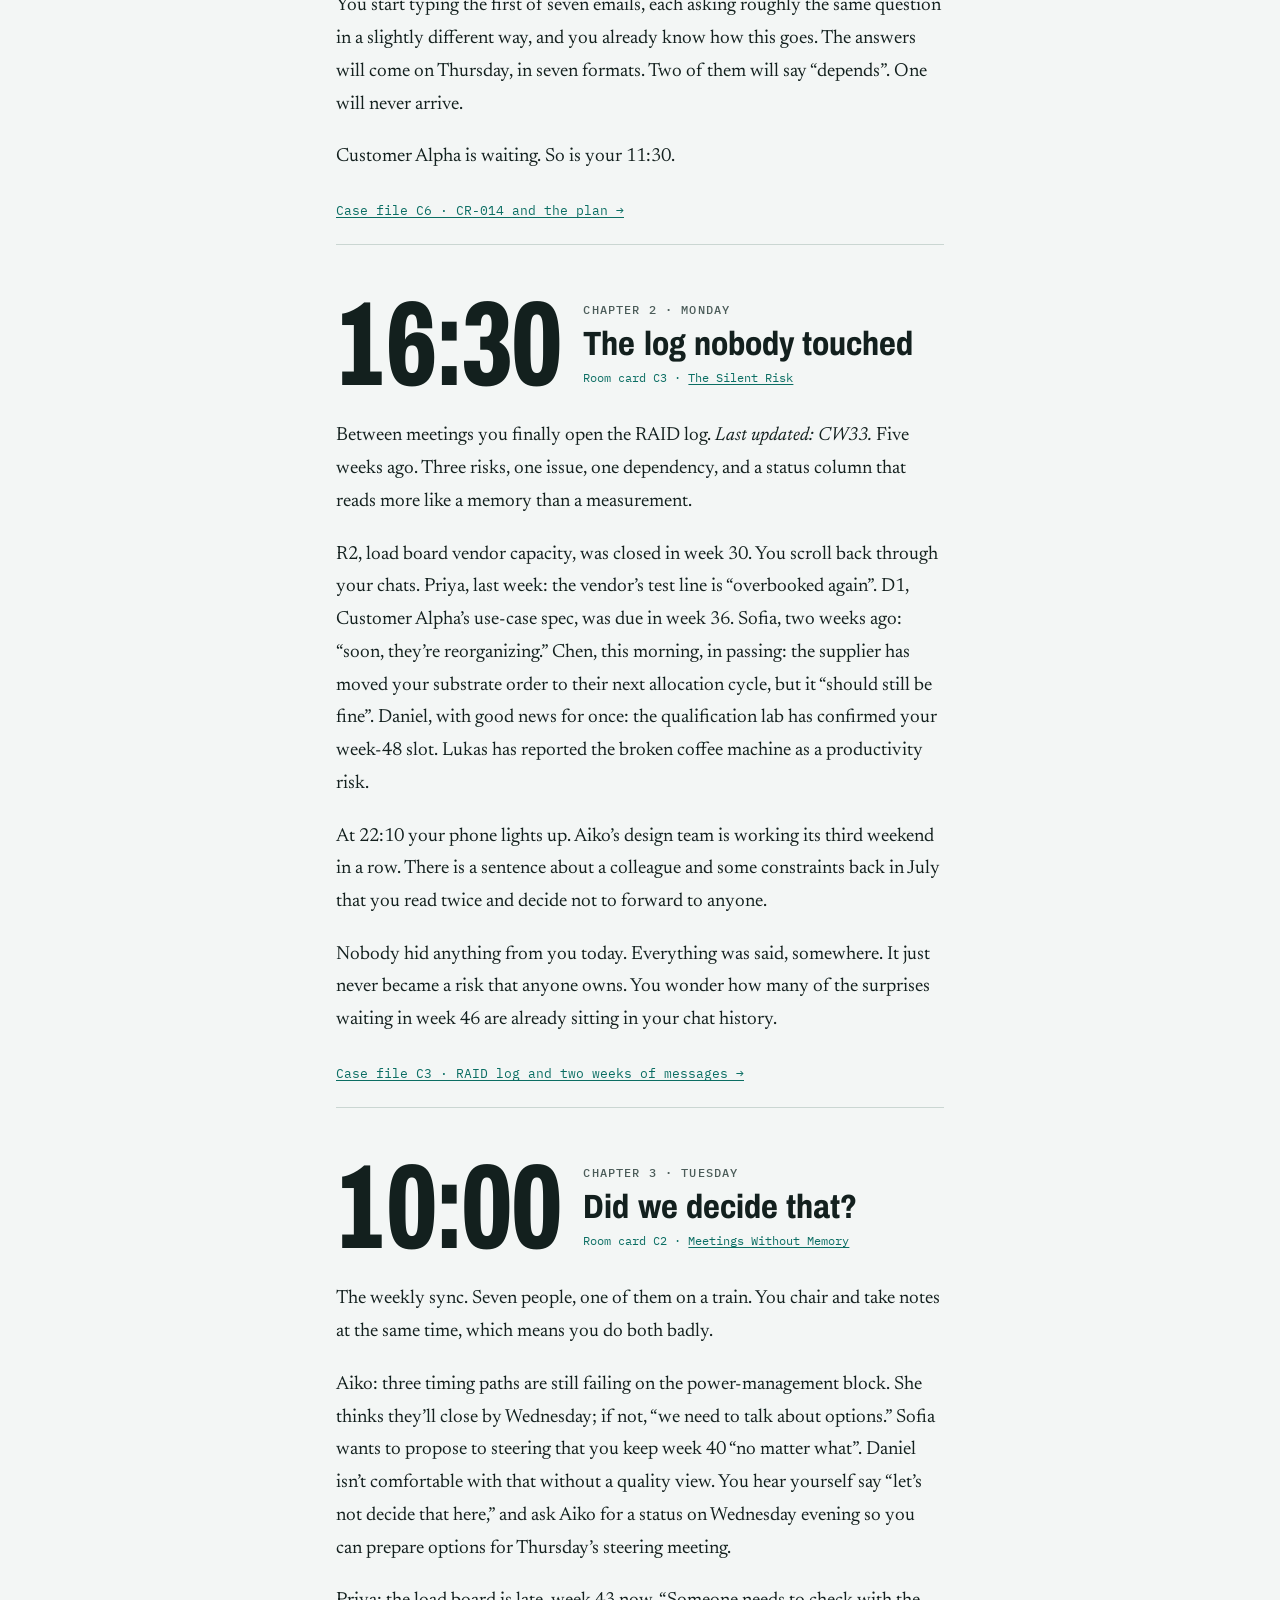
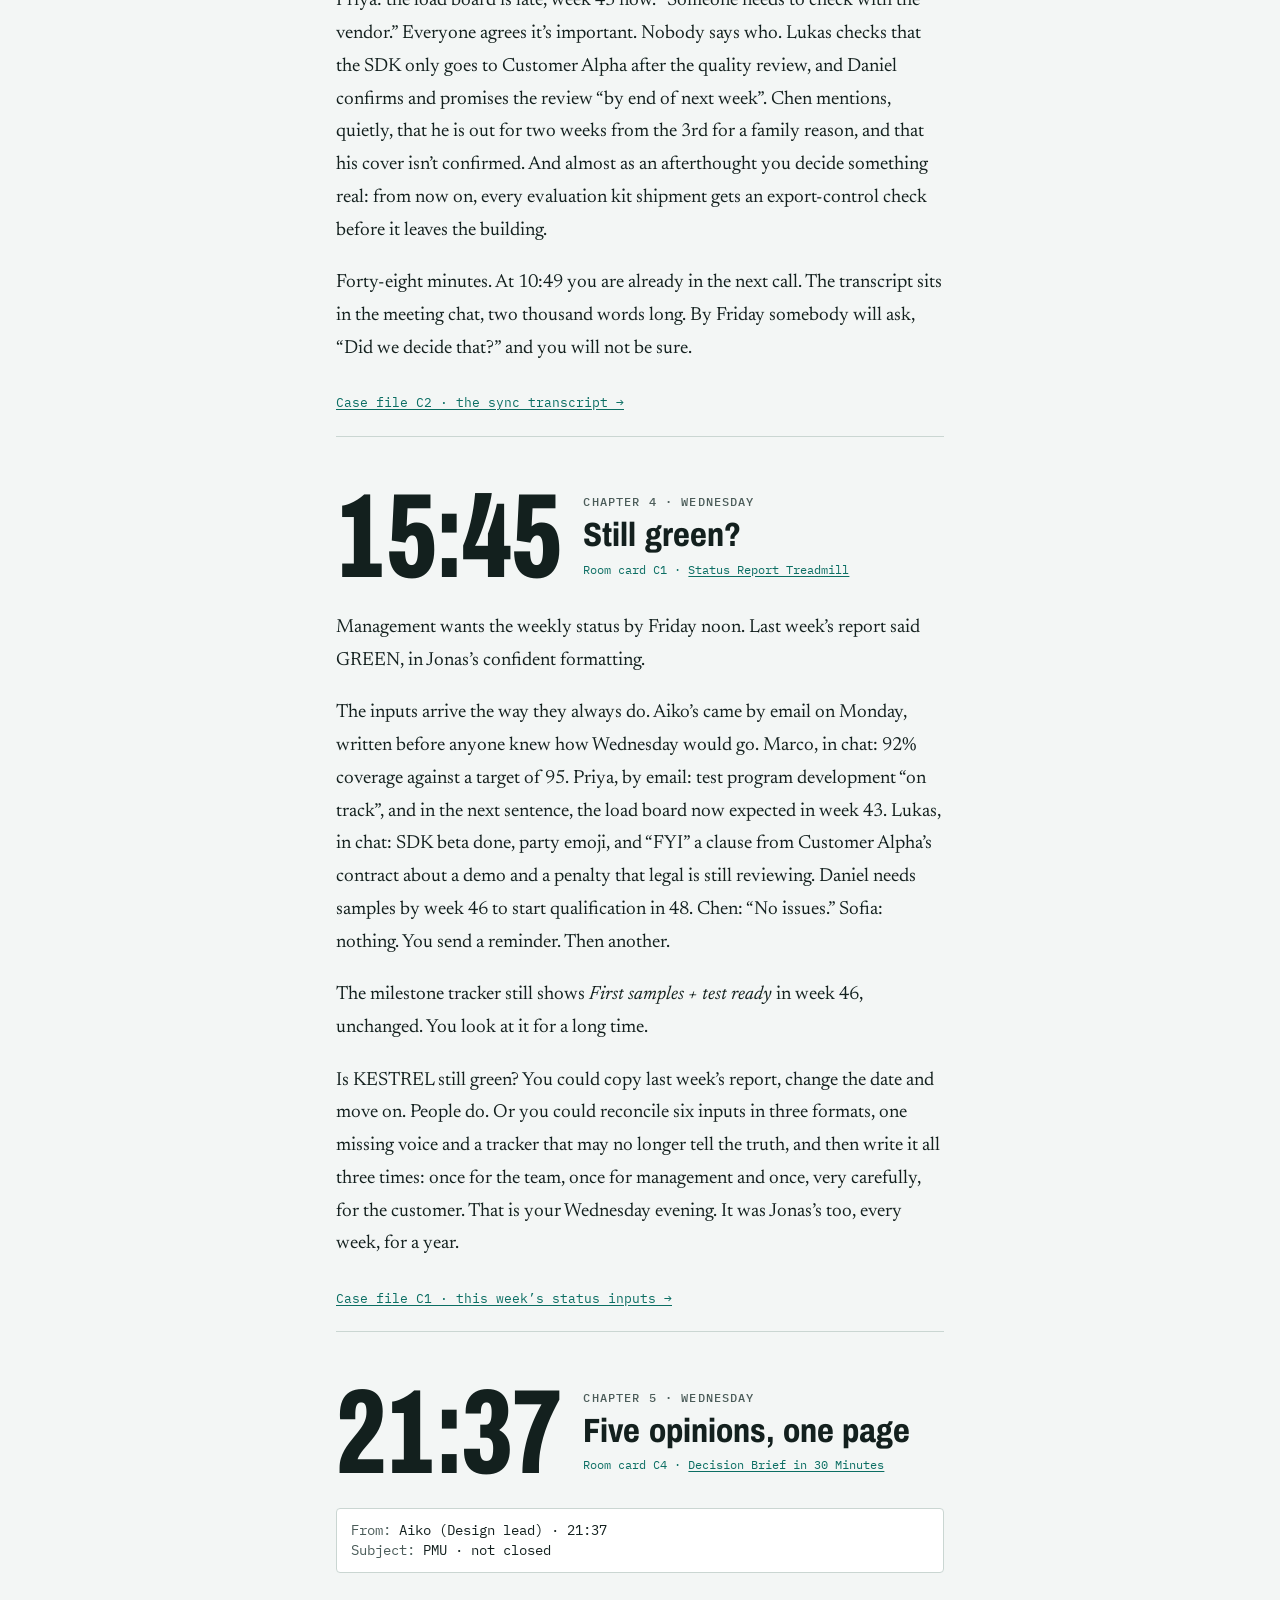
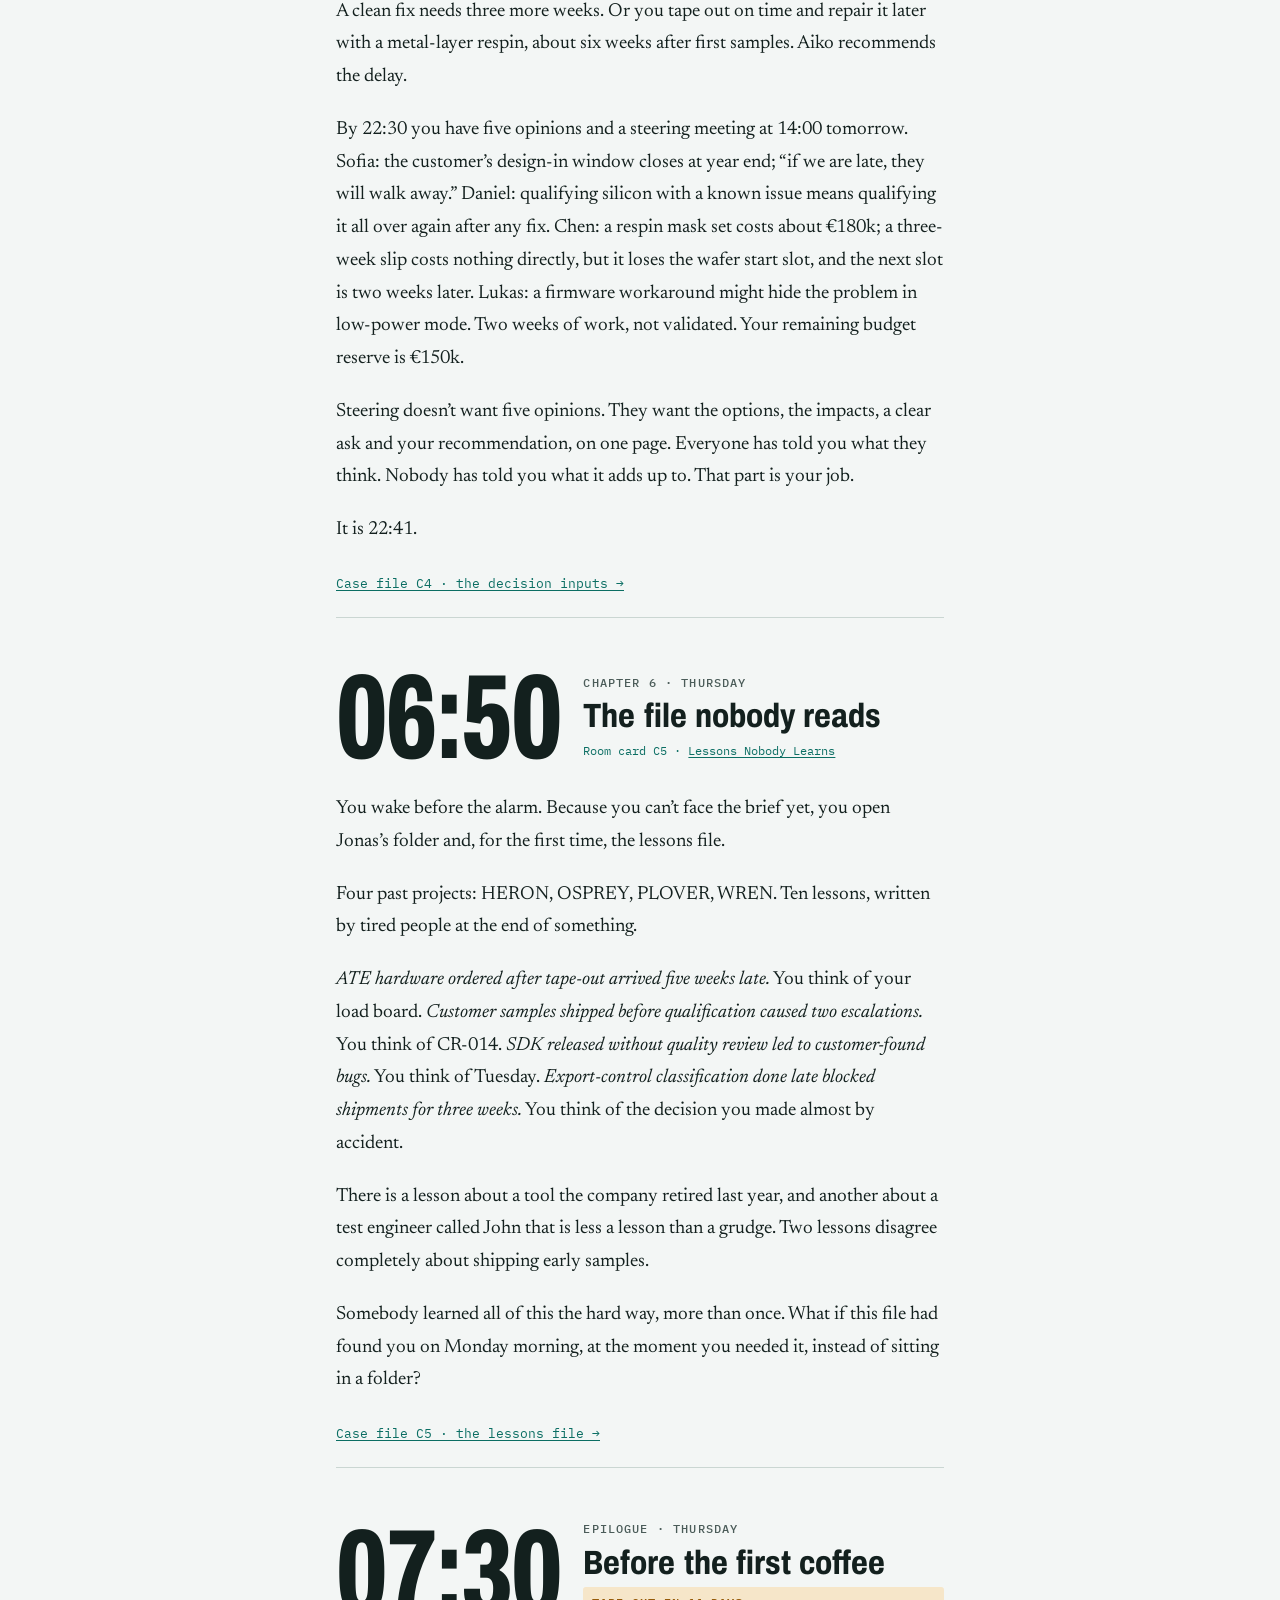
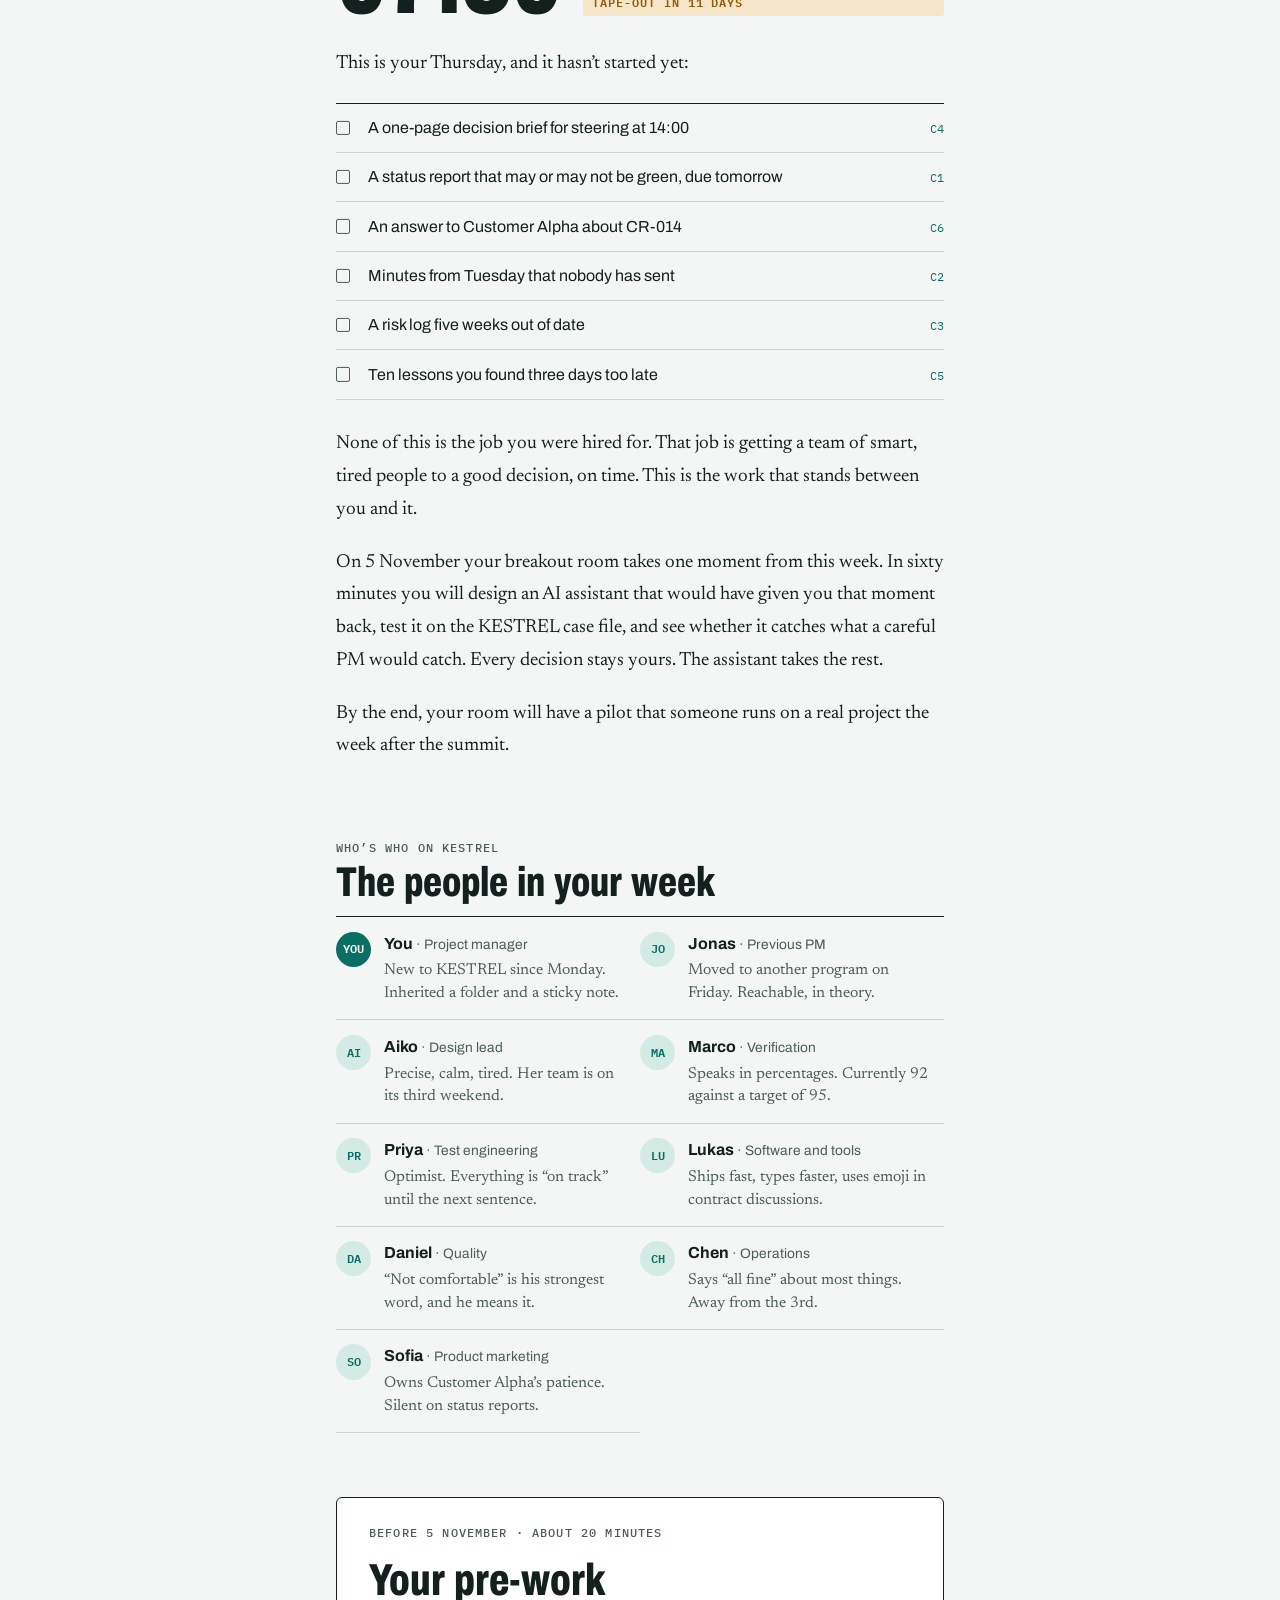
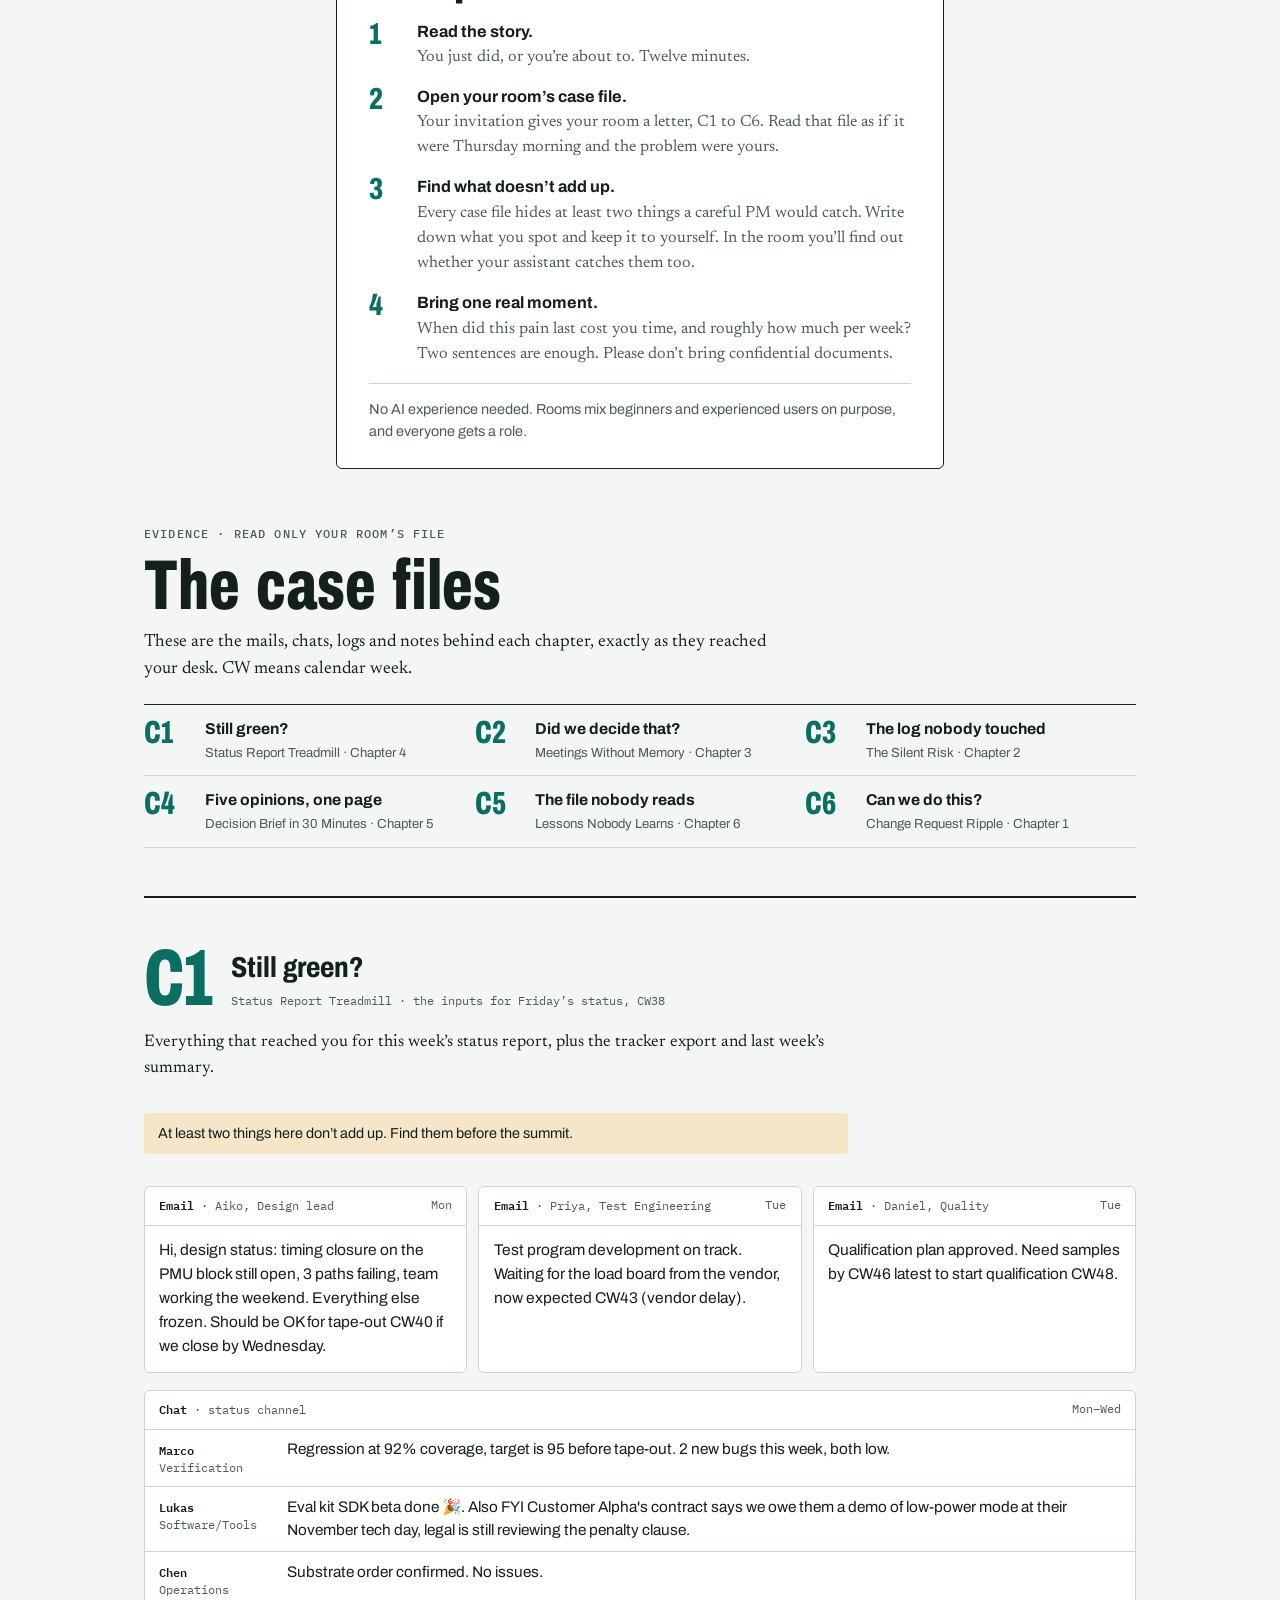
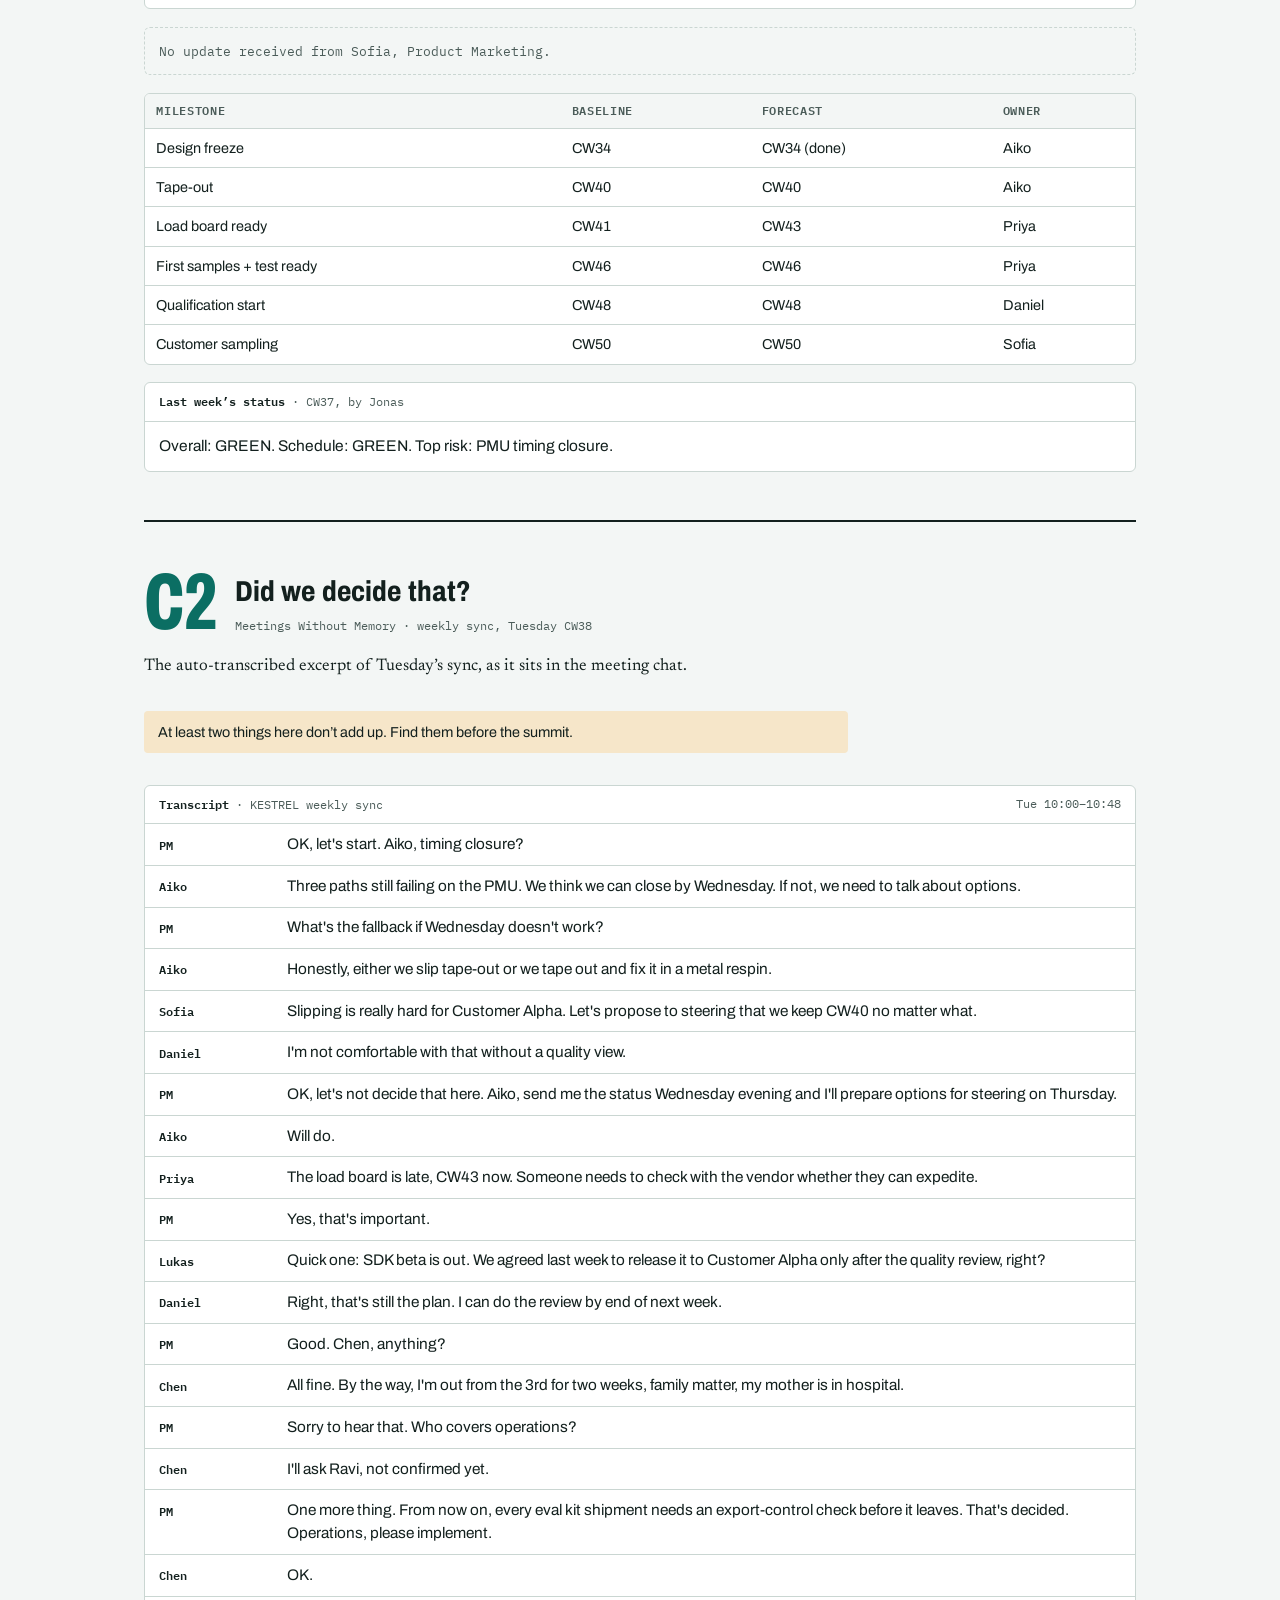
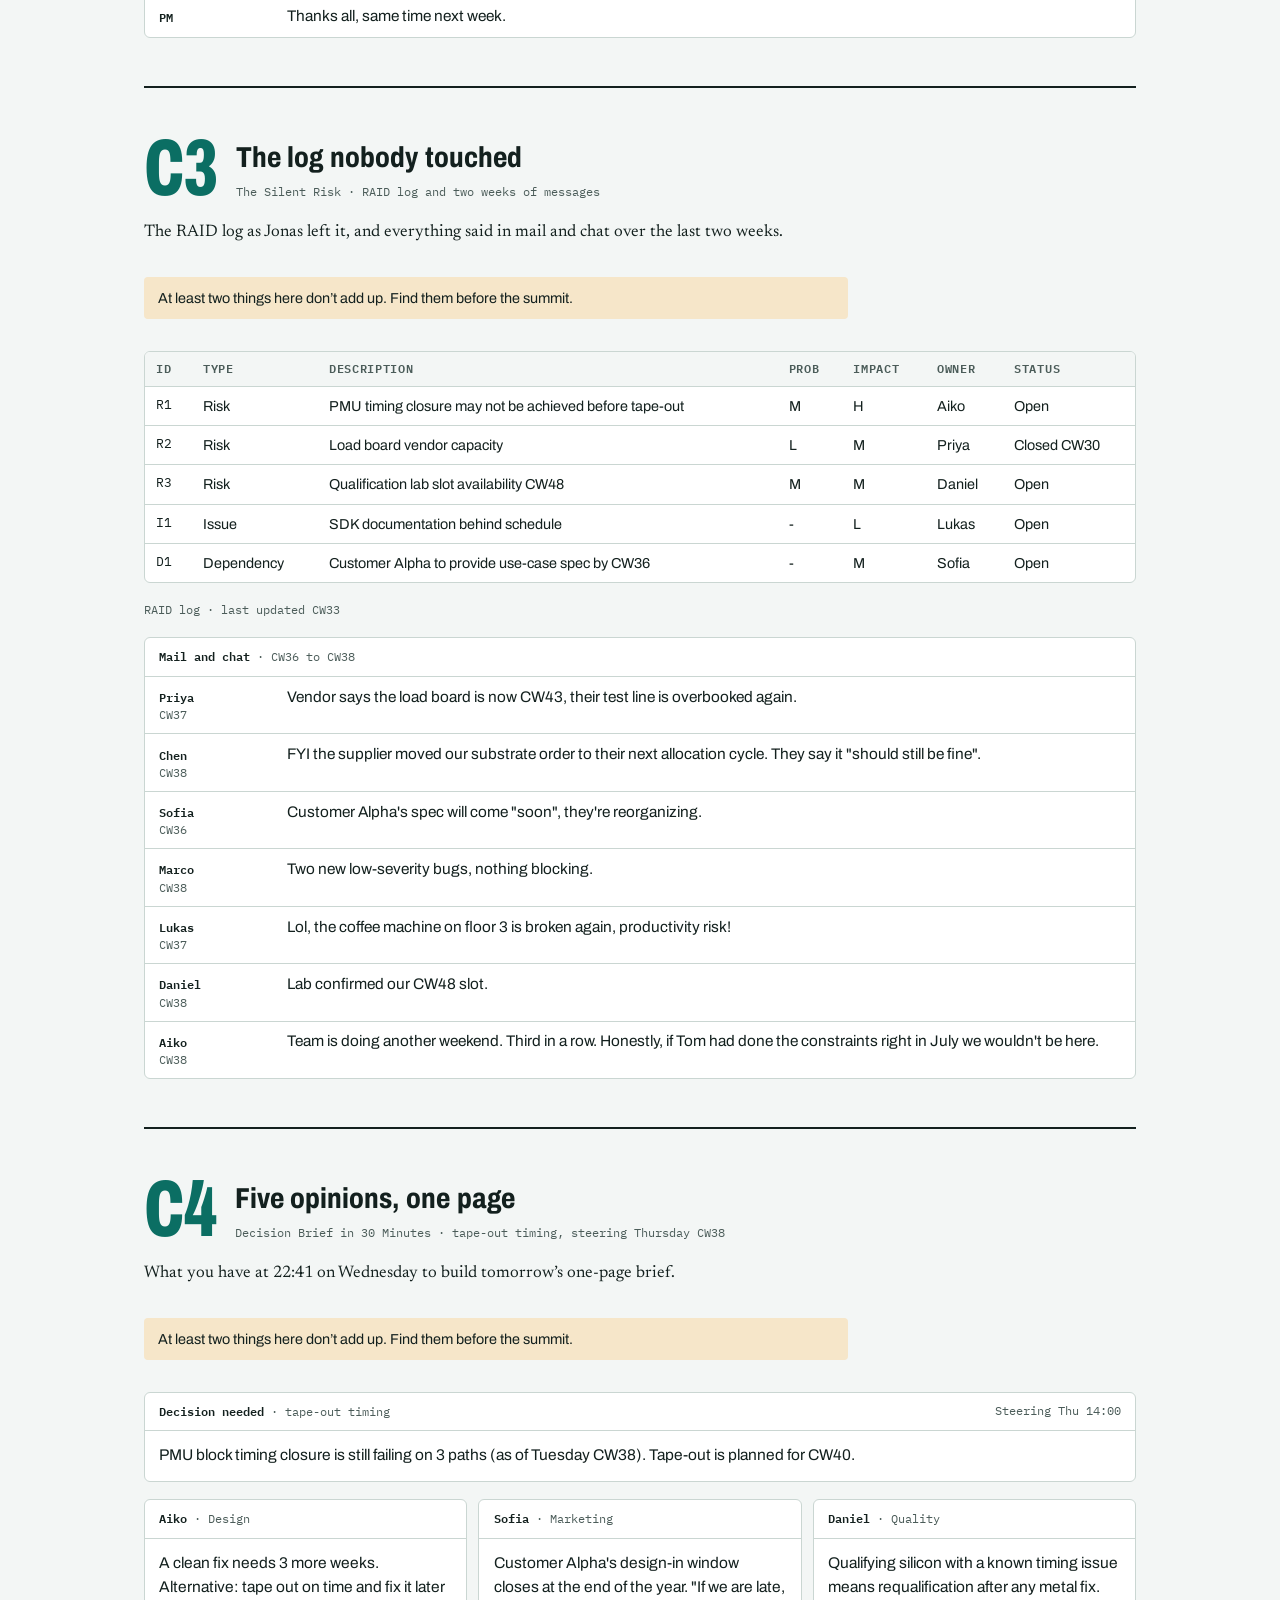
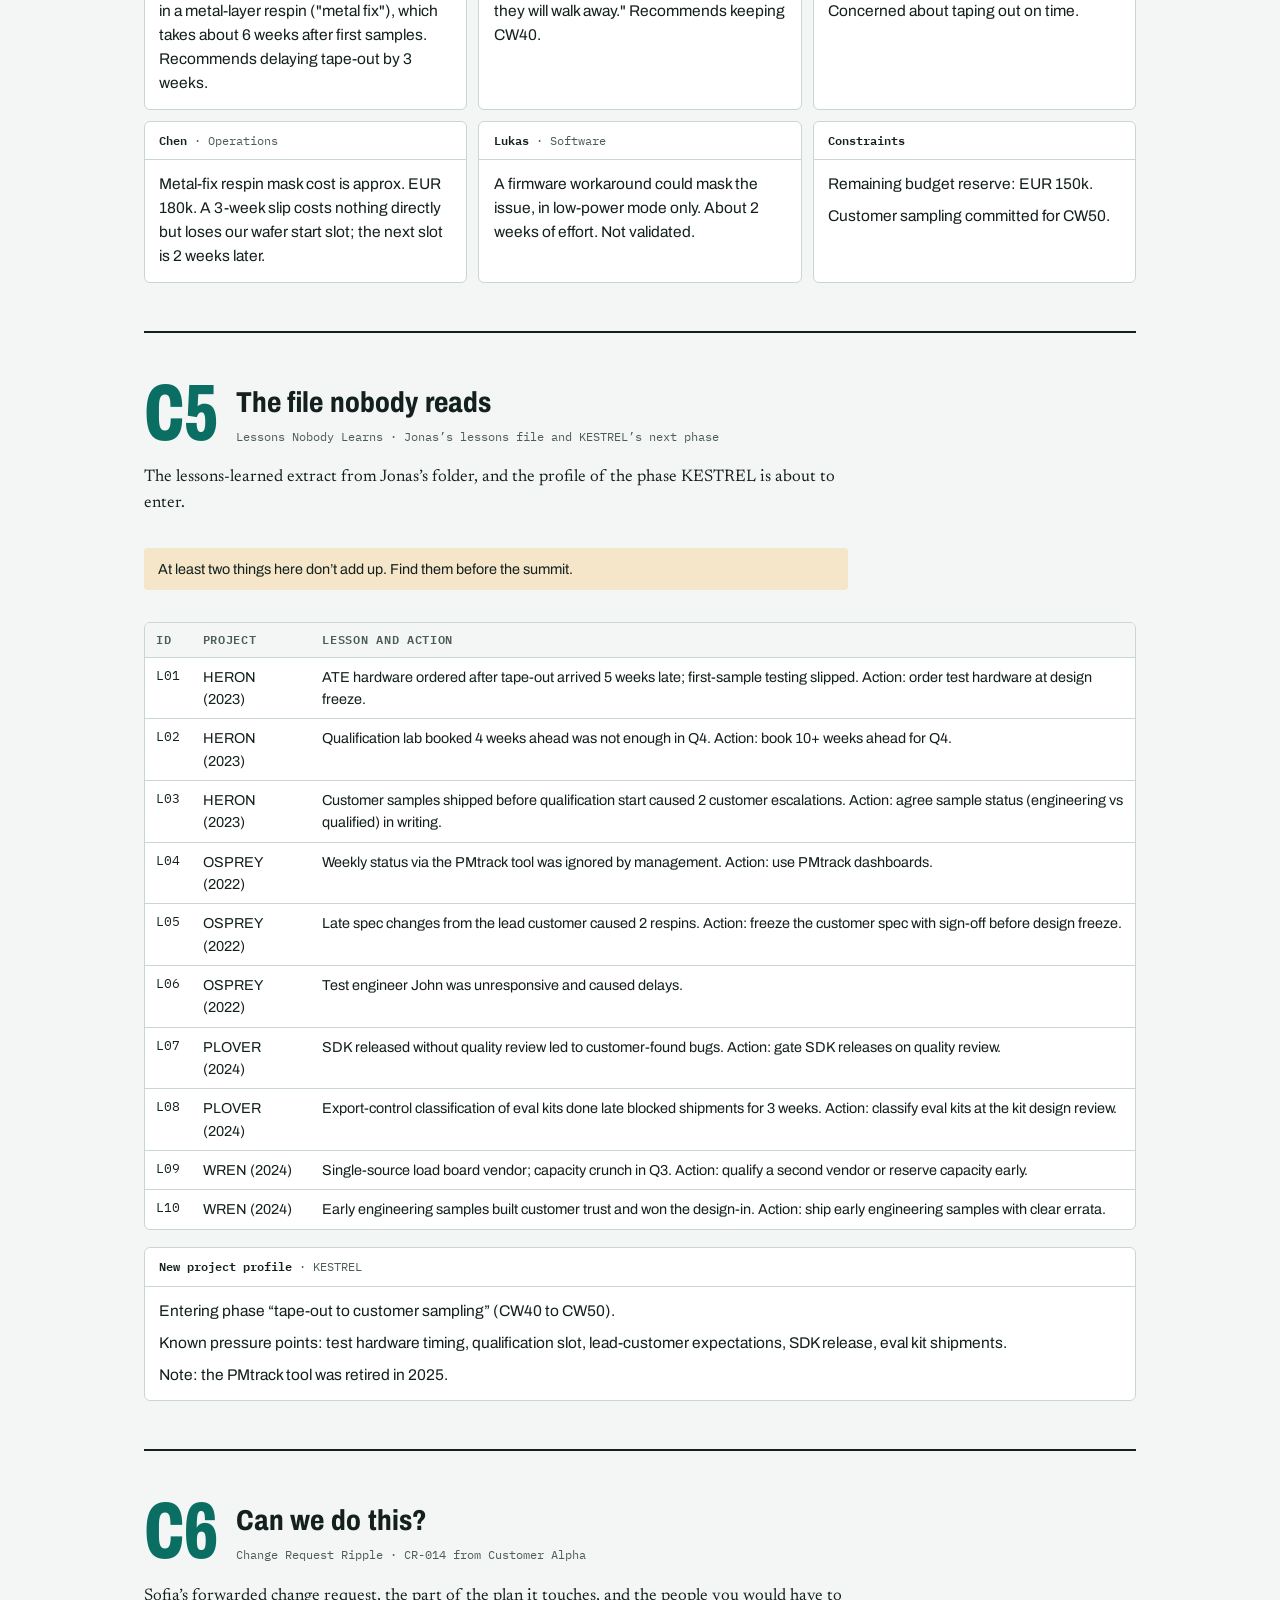
<file: ws2/archive/v1_week-38/prework.html>
<!doctype html>
<html lang="en">
<head>
<meta charset="utf-8">
<meta name="viewport" content="width=device-width, initial-scale=1, viewport-fit=cover">
<meta name="robots" content="noindex, nofollow">
<title>KESTREL Week 38</title>
<style>html{color-scheme:light dark}body{margin:0}img{max-width:100%}[hidden]{display:none!important}</style>

<link rel="preconnect" href="https://fonts.googleapis.com">
<link rel="preconnect" href="https://fonts.gstatic.com" crossorigin>
<link rel="stylesheet" href="https://fonts.googleapis.com/css2?family=Archivo:wdth,wght@62..125,400..800&family=IBM+Plex+Mono:wght@400;500;600&family=Newsreader:ital,opsz,wght@0,6..72,400;0,6..72,600;1,6..72,400&display=swap">
<style>
/* Layout: a novella in one reading column. Each chapter opens on a huge clock time, the way a project log would; the case files at the back read as evidence: mails, chats, tables, a transcript. */
:root{
  --paper:#F3F6F5; --surface:#FFFFFF; --ink:#13201E; --ink-2:#4B5C59; --line:#CAD6D2;
  --accent:#0B6E63; --accent-soft:#D3EAE5;
  --mark:#955A09; --mark-soft:#F6E6C9;
  --night:#0F1A19; --night-ink:#E4ECEA; --night-2:#9FB3AF; --night-accent:#52C8B5;
  --f-display:"Archivo","Arial Narrow",system-ui,sans-serif;
  --f-story:"Newsreader","Iowan Old Style","Palatino Linotype",Georgia,serif;
  --f-mono:"IBM Plex Mono",ui-monospace,SFMono-Regular,Menlo,Consolas,monospace;
  --gutter:clamp(16px,4vw,40px);
  --col:38rem;
}
@media (prefers-color-scheme: dark){
  :root:not([data-theme="light"]){
    --paper:#0D1413; --surface:#131D1B; --ink:#E1EBE8; --ink-2:#9CAFAB; --line:#2B3B38;
    --accent:#45C2AF; --accent-soft:#163A35;
    --mark:#E5B052; --mark-soft:#372B15;
    --night:#070D0C; --night-ink:#E4ECEA; --night-2:#9FB3AF; --night-accent:#52C8B5;
    color-scheme:dark;
  }
}
:root[data-theme="dark"]{
  --paper:#0D1413; --surface:#131D1B; --ink:#E1EBE8; --ink-2:#9CAFAB; --line:#2B3B38;
  --accent:#45C2AF; --accent-soft:#163A35;
  --mark:#E5B052; --mark-soft:#372B15;
  --night:#070D0C; --night-ink:#E4ECEA; --night-2:#9FB3AF; --night-accent:#52C8B5;
  color-scheme:dark;
}
*,*::before,*::after{box-sizing:border-box}
html{scroll-behavior:smooth;scroll-padding-top:3.5rem}
@media (prefers-reduced-motion: reduce){html{scroll-behavior:auto}}
body{background:var(--paper);color:var(--ink);font-family:var(--f-display);font-size:1rem;line-height:1.55;padding-inline:var(--gutter);padding-block:0 4rem}
a{color:var(--accent);text-underline-offset:.18em}
:focus-visible{outline:2px solid var(--accent);outline-offset:2px}
.wrap{max-width:62rem;margin-inline:auto}
.col{max-width:var(--col);margin-inline:auto}
.mono{font-family:var(--f-mono)}
.cover h1,.chead h2,.chead .time,.casefiles-head h2,.cf-head h3,.prework h2,#casth{word-spacing:.1em}
.label{font-family:var(--f-mono);font-size:.72rem;font-weight:500;letter-spacing:.1em;text-transform:uppercase;color:var(--ink-2)}

/* top bar */
.topbar{position:sticky;top:env(safe-area-inset-top,0px);z-index:10;background:var(--paper);border-bottom:1px solid var(--line);margin-inline:calc(-1*var(--gutter));padding-inline:var(--gutter)}
.topbar-in{max-width:62rem;margin-inline:auto;display:flex;align-items:center;gap:1rem;padding-block:.55rem}
.topbar b{font-family:var(--f-display);font-weight:800;font-stretch:72%;font-size:1.1rem;letter-spacing:.01em;white-space:nowrap}
.topbar nav{display:flex;gap:.2rem;overflow-x:auto;min-width:0;flex:0 1 auto;margin-left:auto}
.topbar nav a{font-size:.84rem;font-weight:600;color:var(--ink-2);text-decoration:none;padding:.25rem .5rem;border-radius:4px;white-space:nowrap}
.topbar nav a:hover{background:var(--accent-soft);color:var(--ink)}

/* cover */
.cover{background:var(--night);color:var(--night-ink);margin-inline:calc(-1*var(--gutter));padding-inline:var(--gutter);padding-block:3.5rem 3rem}
.cover-in{max-width:62rem;margin-inline:auto;display:grid;gap:1.4rem}
.cover .kicker{font-family:var(--f-mono);font-size:.8rem;letter-spacing:.16em;text-transform:uppercase;color:var(--night-accent)}
.cover h1{margin:0;font-family:var(--f-display);font-weight:800;font-stretch:62%;font-size:clamp(5rem,20vw,12rem);line-height:.8;letter-spacing:-.01em;color:var(--night-ink)}
.cover .dek{font-family:var(--f-story);font-size:clamp(1.2rem,2.6vw,1.55rem);line-height:1.4;max-width:34rem;margin:0;color:var(--night-ink)}
.cover .meta{display:flex;flex-wrap:wrap;gap:.5rem 1.4rem;font-family:var(--f-mono);font-size:.8rem;color:var(--night-2)}
.countdown{display:inline-flex;align-items:center;gap:.45rem;font-family:var(--f-mono);font-size:.74rem;font-weight:600;letter-spacing:.08em;text-transform:uppercase;color:var(--mark);background:var(--mark-soft);border-radius:3px;padding:.28rem .55rem;white-space:nowrap}
.cover .countdown{background:#3A2C12;color:#F0C067}
.cover .note-line{font-family:var(--f-story);font-style:italic;color:var(--night-2);margin:0;max-width:36rem}

/* pre-work strip */
.strip{display:grid;grid-template-columns:repeat(3,minmax(0,1fr));gap:0;border-bottom:1px solid var(--line);margin-bottom:1rem}
.strip div{padding:1.1rem 1.2rem 1.2rem 0;min-width:0}
.strip div + div{padding-left:1.2rem;border-left:1px solid var(--line)}
.strip .n{font-family:var(--f-mono);font-size:.74rem;color:var(--mark);font-weight:600}
.strip p{margin:.25rem 0 0;font-size:.95rem}
@media (max-width:720px){.strip{grid-template-columns:1fr}.strip div + div{padding-left:0;border-left:0;border-top:1px solid var(--line)}}

/* story */
.story{font-family:var(--f-story);font-size:1.19rem;line-height:1.72}
.story p{margin:0 0 1.05em}
.story em{font-style:italic}
.chapter{padding-block:3.2rem 1rem;border-top:1px solid var(--line)}
.chapter:first-of-type{border-top:0}
.chead{display:grid;grid-template-columns:auto minmax(0,1fr);gap:.4rem 1.4rem;align-items:end;margin-bottom:1.6rem;font-family:var(--f-display)}
.chead .time{font-weight:800;font-stretch:62%;font-size:clamp(4.2rem,14vw,7.5rem);line-height:.82;letter-spacing:-.01em;font-variant-numeric:tabular-nums;color:var(--ink)}
.chead .side{display:grid;gap:.4rem;padding-bottom:.35rem;min-width:0}
.chead h2{margin:0;font-weight:750;font-stretch:80%;font-size:clamp(1.5rem,3.4vw,2.1rem);line-height:1.05;text-wrap:balance}
.chead .room{font-family:var(--f-mono);font-size:.76rem;color:var(--accent)}
.chead .room a{color:inherit}
@media (max-width:560px){.chead{grid-template-columns:1fr}.chead .side{padding-bottom:0}}
.cf-link{display:inline-flex;gap:.5rem;align-items:baseline;font-family:var(--f-mono);font-size:.8rem;margin-top:.4rem}

.sticky{font-family:var(--f-story);font-style:italic;font-size:1.12rem;background:var(--mark-soft);color:var(--ink);padding:1rem 1.2rem;border-radius:2px;transform:rotate(-1.2deg);max-width:26rem;margin:1.4rem 0 1.6rem;box-shadow:0 1px 0 var(--line)}
@media (prefers-reduced-motion: reduce){.sticky{transform:none}}
.subject{font-family:var(--f-mono);font-size:.86rem;line-height:1.5;border:1px solid var(--line);background:var(--surface);border-radius:4px;padding:.7rem .9rem;margin:1.2rem 0 1.4rem}
.subject span{color:var(--ink-2)}

/* road to samples */
.road{margin:2rem 0 2.2rem;font-family:var(--f-display)}
.road .track{position:relative;height:8.5rem;margin-inline:.4rem}
.road .line{position:absolute;left:0;right:0;top:50%;height:2px;background:var(--line)}
.road .done{position:absolute;left:0;top:50%;height:2px;width:0;background:var(--accent)}
.stop{position:absolute;top:50%;transform:translateX(-50%)}
.stop .dot{position:absolute;left:50%;top:-6px;width:12px;height:12px;border-radius:50%;background:var(--surface);border:2px solid var(--ink-2);transform:translateX(-50%)}
.stop.here .dot{background:var(--accent);border-color:var(--accent)}
.stop.key .dot{background:var(--ink);border-color:var(--ink)}
.stop .lbl{position:absolute;left:50%;transform:translateX(-50%);width:8.5rem;text-align:center;font-size:.8rem;line-height:1.25}
.stop .lbl b{display:block;font-family:var(--f-mono);font-size:.7rem;font-weight:600;color:var(--ink-2);letter-spacing:.04em}
.stop.up .lbl{bottom:14px}
.stop.down .lbl{top:14px}
.stop.first .lbl{left:0;transform:none;text-align:left}
.stop.last .lbl{left:auto;right:0;transform:none;text-align:right}
.stop.here .lbl b{color:var(--accent)}
.road-list{display:none;list-style:none;margin:0;padding:0;border-left:2px solid var(--line)}
.road-list li{padding:.35rem 0 .35rem 1rem;font-size:.92rem;position:relative}
.road-list li::before{content:"";position:absolute;left:-7px;top:.72rem;width:12px;height:12px;border-radius:50%;background:var(--surface);border:2px solid var(--ink-2)}
.road-list li.here::before{background:var(--accent);border-color:var(--accent)}
.road-list b{font-family:var(--f-mono);font-size:.74rem;color:var(--ink-2);margin-right:.5rem}
.road-cap{font-family:var(--f-mono);font-size:.72rem;color:var(--ink-2);margin-top:.3rem}
@media (max-width:600px){.road .track{display:none}.road-list{display:block}}

/* cast */
.cast{display:grid;grid-template-columns:repeat(auto-fill,minmax(min(100%,14.5rem),1fr));gap:0;border-top:1px solid var(--ink);margin-top:.8rem}
.person{display:grid;grid-template-columns:2.2rem minmax(0,1fr);gap:.2rem .8rem;padding:.9rem .6rem .9rem 0;border-bottom:1px solid var(--line);align-items:start}
.person .init{grid-row:span 2;width:2.2rem;height:2.2rem;border-radius:50%;display:grid;place-items:center;font-family:var(--f-mono);font-size:.78rem;font-weight:600;background:var(--accent-soft);color:var(--accent)}
.person.you .init{background:var(--accent);color:var(--surface)}
.person b{font-weight:700}
.person b span{font-weight:400;color:var(--ink-2);font-size:.86rem}
.person p{margin:0;font-family:var(--f-story);font-size:.98rem;line-height:1.45;color:var(--ink-2)}

/* epilogue list */
.todo{list-style:none;margin:1.4rem 0 1.8rem;padding:0;display:grid;gap:0;font-family:var(--f-display);font-size:1rem;border-top:1px solid var(--ink)}
.todo li{display:grid;grid-template-columns:1.2rem minmax(0,1fr) auto;gap:.8rem;align-items:baseline;padding:.65rem 0;border-bottom:1px solid var(--line)}
.todo li::before{content:"";width:.9rem;height:.9rem;border:1.5px solid var(--ink-2);border-radius:2px;transform:translateY(.12rem)}
.todo .c{font-family:var(--f-mono);font-size:.72rem;color:var(--accent);white-space:nowrap}

/* pre-work */
.prework{background:var(--surface);border:1px solid var(--ink);border-radius:6px;padding:1.6rem clamp(1rem,3vw,2rem);display:grid;gap:1rem;margin-top:1rem}
.prework h2{margin:0;font-family:var(--f-display);font-weight:800;font-stretch:70%;font-size:clamp(2rem,5vw,2.8rem);line-height:1}
.prework ol{margin:0;padding:0;list-style:none;display:grid;gap:.9rem;counter-reset:s}
.prework li{display:grid;grid-template-columns:2.2rem minmax(0,1fr);gap:.8rem;counter-increment:s}
.prework li::before{content:counter(s);font-family:var(--f-display);font-weight:800;font-stretch:70%;font-size:1.9rem;line-height:1;color:var(--accent)}
.prework li b{display:block;font-size:1.02rem}
.prework li span{font-family:var(--f-story);font-size:1.02rem;line-height:1.5;color:var(--ink-2)}
.prework .fine{font-size:.9rem;color:var(--ink-2);margin:0;border-top:1px solid var(--line);padding-top:.9rem}

/* case files */
.casefiles-head{padding-block:3.5rem 1rem;display:grid;gap:.7rem}
.casefiles-head h2{margin:0;font-family:var(--f-display);font-weight:800;font-stretch:66%;font-size:clamp(2.6rem,8vw,4.4rem);line-height:.9}
.casefiles-head p{margin:0;max-width:40rem;font-family:var(--f-story);font-size:1.1rem;line-height:1.55}
.index{display:grid;grid-template-columns:repeat(auto-fill,minmax(min(100%,18rem),1fr));gap:0;border-top:1px solid var(--ink);margin-top:.6rem}
.index a{display:grid;grid-template-columns:3rem minmax(0,1fr);gap:.1rem .8rem;padding:.75rem 0;border-bottom:1px solid var(--line);text-decoration:none;color:var(--ink)}
.index .code{grid-row:span 2;font-family:var(--f-display);font-weight:800;font-stretch:65%;font-size:2rem;line-height:1;color:var(--accent)}
.index b{font-size:.98rem}
.index span{font-size:.82rem;color:var(--ink-2)}

.casefile{padding-block:3rem 1rem;border-top:2px solid var(--ink);margin-top:2rem;display:grid;gap:1.1rem}
.cf-head{display:grid;grid-template-columns:auto minmax(0,1fr);gap:.2rem 1.1rem;align-items:end}
.cf-head .code{grid-row:span 2;font-family:var(--f-display);font-weight:800;font-stretch:62%;font-size:clamp(3.6rem,10vw,5rem);line-height:.82;color:var(--accent)}
.cf-head h3{margin:0;font-family:var(--f-display);font-weight:750;font-stretch:80%;font-size:clamp(1.4rem,3vw,1.8rem);line-height:1.1}
.cf-head .sub{font-family:var(--f-mono);font-size:.76rem;color:var(--ink-2)}
.cf-intro{margin:0;font-family:var(--f-story);font-size:1.05rem;line-height:1.55;max-width:44rem}
.hunt{font-size:.9rem;background:var(--mark-soft);border-radius:4px;padding:.6rem .85rem;max-width:44rem}

.ev{background:var(--surface);border:1px solid var(--line);border-radius:6px;min-width:0}
.ev-head{display:flex;flex-wrap:wrap;justify-content:space-between;gap:.2rem 1rem;padding:.55rem .9rem;border-bottom:1px solid var(--line);font-family:var(--f-mono);font-size:.76rem;color:var(--ink-2)}
.ev-head b{color:var(--ink);font-weight:600}
.ev-body{padding:.75rem .9rem .85rem;font-size:.97rem;line-height:1.55}
.ev-body p{margin:0 0 .5rem}
.ev-body p:last-child{margin:0}
.ev-grid{display:grid;grid-template-columns:repeat(auto-fit,minmax(min(100%,17rem),1fr));gap:.7rem}
.chat{list-style:none;margin:0;padding:0}
.chat li{display:grid;grid-template-columns:7.2rem minmax(0,1fr);gap:.8rem;padding:.55rem .9rem;border-bottom:1px solid var(--line);font-size:.96rem;line-height:1.5}
.chat li:last-child{border-bottom:0}
.chat .who{font-family:var(--f-mono);font-size:.76rem;color:var(--ink-2);padding-top:.15rem}
.chat .who b{display:block;color:var(--ink);font-weight:600}
@media (max-width:520px){.chat li{grid-template-columns:1fr;gap:.1rem}}
.missing{border:1.5px dashed var(--line);border-radius:6px;padding:.8rem .9rem;font-family:var(--f-mono);font-size:.84rem;color:var(--ink-2)}
.tbl{overflow-x:auto;border:1px solid var(--line);border-radius:6px;background:var(--surface)}
table{border-collapse:collapse;width:100%;font-size:.9rem;font-variant-numeric:tabular-nums}
th,td{padding:.5rem .7rem;border-bottom:1px solid var(--line);text-align:left;vertical-align:top}
tr:last-child td{border-bottom:0}
th{font-family:var(--f-mono);font-size:.72rem;font-weight:600;letter-spacing:.06em;text-transform:uppercase;color:var(--ink-2);background:var(--paper)}
td.id{font-family:var(--f-mono);font-size:.8rem;white-space:nowrap}
.tbl.wide table{min-width:36rem}
.flow{list-style:none;margin:0;padding:.3rem .9rem .6rem;font-size:.96rem}
.flow li{padding:.35rem 0;border-bottom:1px solid var(--line)}
.flow li:last-child{border-bottom:0}
.flow .arr{color:var(--accent);font-family:var(--f-mono);padding-inline:.3rem}

footer.end{margin-top:3.5rem;padding-top:1.2rem;border-top:1px solid var(--line);display:grid;gap:.4rem;font-size:.86rem;color:var(--ink-2)}
footer.end p{margin:0}
footer.end .tag{font-family:var(--f-story);font-style:italic;font-size:1.1rem;color:var(--ink)}

@page{size:A4;margin:16mm 15mm 18mm}
@media print{
  :root{--paper:#FFFFFF}
  .topbar{display:none}
  body{padding-inline:0;padding-block:0}
  .cover,.topbar{margin-inline:0}
  .cover{padding-inline:12mm}
  .story{font-size:11.5pt}
  .chapter{padding-block:1.6rem .4rem}
  .chead,.cf-head{break-after:avoid}
  .sticky,.subject,.road,.person,.todo li,.ev,.missing,.prework,tr,.chat li,.flow li{break-inside:avoid}
  #casefiles{break-before:page}
  .casefile{break-before:page;margin-top:0;border-top:0;padding-top:0}
  .pb{break-before:page}
  a{color:inherit;text-decoration:none}
}
</style>

</head>
<body>
<div class="topbar">
  <div class="topbar-in">
    <b>Week 38</b>
    <nav aria-label="Sections">
      <a href="#story">Story</a>
      <a href="#cast">Cast</a>
      <a href="#prework">Your pre-work</a>
      <a href="#casefiles">Case files</a>
    </nav>
  </div>
</div>

<header class="cover">
  <div class="cover-in">
    <div class="kicker">The KESTREL files · a story in six moments</div>
    <h1>Week 38</h1>
    <p class="dek">You inherit a chip project on Monday morning. By Thursday you are holding six problems at once, and every one of them is work you became a PM to get past.</p>
    <div class="meta"><span class="countdown">Tape-out in 14 days</span><span>12-minute read, then 5 minutes with your case file</span><span>Pre-work · PM Summit 2026 · PM Role in an AI World</span></div>
    <p class="note-line">Every name, company, number and date in this story is invented.</p>
  </div>
</header>

<main class="wrap">

  <div class="strip" aria-label="Your pre-work in three steps">
    <div><div class="n">01 · 12 MIN</div><p>Read the story. It is one week in the life of a PM, and probably one you have lived.</p></div>
    <div><div class="n">02 · 5 MIN</div><p>Open the case file with your room’s letter (C1 to C6, in your invitation) and read it like a PM on Thursday morning.</p></div>
    <div><div class="n">03 · 2 MIN</div><p>Note what doesn’t add up, and one real moment when this pain cost you time.</p></div>
  </div>

<figure class="col" style="margin:1.6rem auto 0;display:grid;gap:.5rem"><video controls preload="metadata" playsinline poster="WS2_Week38_Briefing_poster.jpg" style="width:100%;border-radius:6px;background:#0F1A19;display:block" src="WS2_Week38_Briefing.mp4"></video><figcaption class="label">Pre-work briefing · 2:41 · captions on screen</figcaption></figure>
  <article class="story col" id="story">

    <!-- PROLOGUE -->
    <section class="chapter" aria-labelledby="ch0">
      <div class="chead">
        <div class="time">08:12</div>
        <div class="side">
          <div class="label">Prologue · Monday · CW38</div>
          <h2 id="ch0">The handover</h2>
          <span class="countdown">Tape-out in 14 days</span>
        </div>
      </div>
      <p>The coffee machine on floor 3 is broken again, so you start your first day as KESTREL’s project manager with a paper cup of something brown from the ground floor and a calendar that someone else has already filled.</p>
      <p>Jonas left on Friday. He didn’t leave the company; he moved to a program two buildings over that needed him more urgently than KESTREL did, which tells you something about KESTREL, or about the other program. You aren’t sure which yet. His handover was a 25-minute Teams call, most of it spent on a camera that wouldn’t start, and a folder called <span class="mono" style="font-size:.9em">KESTREL_handover_FINAL_v3</span>. On the monitor he no longer uses there is a yellow note:</p>
      <div class="sticky">“Everything’s in the folder. The lessons file is in there too. Nobody reads it. Good luck with Customer Alpha. J.”</div>
      <p>Here is what you know. KESTREL is a new sensor-hub chip and the evaluation kit that goes with it. Its lead customer, Customer Alpha, has a design-in window that closes at the end of the year. Win it, and KESTREL becomes the reference part for a whole product family. Tape-out is in calendar week 40, fourteen days from now.</p>

      <div class="road" aria-label="The road to customer samples, calendar weeks 38 to 50">
        <div class="track">
          <div class="line"></div><div class="done" style="width:0"></div>
          <div class="stop here first down" style="left:0%"><span class="dot"></span><span class="lbl"><b>CW38</b>You are here</span></div>
          <div class="stop key up" style="left:16.667%"><span class="dot"></span><span class="lbl"><b>CW40</b>Tape-out</span></div>
          <div class="stop down" style="left:41.667%"><span class="dot"></span><span class="lbl"><b>CW43</b>Load board for testing</span></div>
          <div class="stop key up" style="left:66.667%"><span class="dot"></span><span class="lbl"><b>CW46</b>First samples</span></div>
          <div class="stop down" style="left:83.333%"><span class="dot"></span><span class="lbl"><b>CW48</b>Qualification starts · Alpha’s tech day</span></div>
          <div class="stop key last up" style="left:100%"><span class="dot"></span><span class="lbl"><b>CW50</b>Samples to Customer Alpha</span></div>
        </div>
        <ul class="road-list">
          <li class="here"><b>CW38</b>You are here</li>
          <li><b>CW40</b>Tape-out</li>
          <li><b>CW43</b>Load board for testing</li>
          <li><b>CW46</b>First samples</li>
          <li><b>CW48</b>Qualification starts · Alpha’s tech day</li>
          <li><b>CW50</b>Samples to Customer Alpha</li>
        </ul>
        <div class="road-cap">The road to customer samples, in calendar weeks</div>
      </div>

      <p>Here is what you don’t know yet. By Thursday morning you will be holding six problems at once, and none of them will be exotic. Every PM you know has had this week.</p>
      <p>You open your inbox. Forty-seven unread.</p>
    </section>

    <!-- CHAPTER 1 : C6 -->
    <section class="chapter" aria-labelledby="ch1">
      <div class="chead">
        <div class="time">11:04</div>
        <div class="side">
          <div class="label">Chapter 1 · Monday</div>
          <h2 id="ch1">Can we do this?</h2>
          <span class="room">Room card C6 · <a href="#c6">Change Request Ripple</a></span>
        </div>
      </div>
      <p>Sofia’s message arrives with a subject line in capitals.</p>
      <div class="subject"><span>From:</span> Sofia (Product Marketing)<br><span>Subject:</span> FW: CR-014 · URGENT · Can we do this??</div>
      <p>Customer Alpha has a tech day in week 48. They want samples in week 47 instead of week 50, and they want the evaluation kit to show an “ultra-low-power standby” mode on stage. “They need an answer this week,” Sofia writes. “Big opportunity. Can you confirm?”</p>
      <p>You open the plan. Tape-out, then five weeks in the fab, then first samples in week 46. Testing them needs a load board that, you now discover, the vendor has just moved from week 41 to week 43. Qualification starts in week 48. The software team that owns the evaluation kit is at half capacity until week 44. And somewhere in a design document you haven’t read yet is a line saying the chip’s ROM content is frozen at tape-out.</p>
      <p>Can we do this? You genuinely don’t know. The honest answer lives in seven heads: Design, Verification, Test, Software, Quality, Operations and Marketing. You start typing the first of seven emails, each asking roughly the same question in a slightly different way, and you already know how this goes. The answers will come on Thursday, in seven formats. Two of them will say “depends”. One will never arrive.</p>
      <p>Customer Alpha is waiting. So is your 11:30.</p>
      <a class="cf-link" href="#c6">Case file C6 · CR-014 and the plan →</a>
    </section>

    <!-- CHAPTER 2 : C3 -->
    <section class="chapter" aria-labelledby="ch2">
      <div class="chead">
        <div class="time">16:30</div>
        <div class="side">
          <div class="label">Chapter 2 · Monday</div>
          <h2 id="ch2">The log nobody touched</h2>
          <span class="room">Room card C3 · <a href="#c3">The Silent Risk</a></span>
        </div>
      </div>
      <p>Between meetings you finally open the RAID log. <em>Last updated: CW33.</em> Five weeks ago. Three risks, one issue, one dependency, and a status column that reads more like a memory than a measurement.</p>
      <p>R2, load board vendor capacity, was closed in week 30. You scroll back through your chats. Priya, last week: the vendor’s test line is “overbooked again”. D1, Customer Alpha’s use-case spec, was due in week 36. Sofia, two weeks ago: “soon, they’re reorganizing.” Chen, this morning, in passing: the supplier has moved your substrate order to their next allocation cycle, but it “should still be fine”. Daniel, with good news for once: the qualification lab has confirmed your week-48 slot. Lukas has reported the broken coffee machine as a productivity risk.</p>
      <p>At 22:10 your phone lights up. Aiko’s design team is working its third weekend in a row. There is a sentence about a colleague and some constraints back in July that you read twice and decide not to forward to anyone.</p>
      <p>Nobody hid anything from you today. Everything was said, somewhere. It just never became a risk that anyone owns. You wonder how many of the surprises waiting in week 46 are already sitting in your chat history.</p>
      <a class="cf-link" href="#c3">Case file C3 · RAID log and two weeks of messages →</a>
    </section>

    <!-- CHAPTER 3 : C2 -->
    <section class="chapter" aria-labelledby="ch3">
      <div class="chead">
        <div class="time">10:00</div>
        <div class="side">
          <div class="label">Chapter 3 · Tuesday</div>
          <h2 id="ch3">Did we decide that?</h2>
          <span class="room">Room card C2 · <a href="#c2">Meetings Without Memory</a></span>
        </div>
      </div>
      <p>The weekly sync. Seven people, one of them on a train. You chair and take notes at the same time, which means you do both badly.</p>
      <p>Aiko: three timing paths are still failing on the power-management block. She thinks they’ll close by Wednesday; if not, “we need to talk about options.” Sofia wants to propose to steering that you keep week 40 “no matter what”. Daniel isn’t comfortable with that without a quality view. You hear yourself say “let’s not decide that here,” and ask Aiko for a status on Wednesday evening so you can prepare options for Thursday’s steering meeting.</p>
      <p>Priya: the load board is late, week 43 now. “Someone needs to check with the vendor.” Everyone agrees it’s important. Nobody says who. Lukas checks that the SDK only goes to Customer Alpha after the quality review, and Daniel confirms and promises the review “by end of next week”. Chen mentions, quietly, that he is out for two weeks from the 3rd for a family reason, and that his cover isn’t confirmed. And almost as an afterthought you decide something real: from now on, every evaluation kit shipment gets an export-control check before it leaves the building.</p>
      <p>Forty-eight minutes. At 10:49 you are already in the next call. The transcript sits in the meeting chat, two thousand words long. By Friday somebody will ask, “Did we decide that?” and you will not be sure.</p>
      <a class="cf-link" href="#c2">Case file C2 · the sync transcript →</a>
    </section>

    <!-- CHAPTER 4 : C1 -->
    <section class="chapter" aria-labelledby="ch4">
      <div class="chead">
        <div class="time">15:45</div>
        <div class="side">
          <div class="label">Chapter 4 · Wednesday</div>
          <h2 id="ch4">Still green?</h2>
          <span class="room">Room card C1 · <a href="#c1">Status Report Treadmill</a></span>
        </div>
      </div>
      <p>Management wants the weekly status by Friday noon. Last week’s report said GREEN, in Jonas’s confident formatting.</p>
      <p>The inputs arrive the way they always do. Aiko’s came by email on Monday, written before anyone knew how Wednesday would go. Marco, in chat: 92% coverage against a target of 95. Priya, by email: test program development “on track”, and in the next sentence, the load board now expected in week 43. Lukas, in chat: SDK beta done, party emoji, and “FYI” a clause from Customer Alpha’s contract about a demo and a penalty that legal is still reviewing. Daniel needs samples by week 46 to start qualification in 48. Chen: “No issues.” Sofia: nothing. You send a reminder. Then another.</p>
      <p>The milestone tracker still shows <em>First samples + test ready</em> in week 46, unchanged. You look at it for a long time.</p>
      <p>Is KESTREL still green? You could copy last week’s report, change the date and move on. People do. Or you could reconcile six inputs in three formats, one missing voice and a tracker that may no longer tell the truth, and then write it all three times: once for the team, once for management and once, very carefully, for the customer. That is your Wednesday evening. It was Jonas’s too, every week, for a year.</p>
      <a class="cf-link" href="#c1">Case file C1 · this week’s status inputs →</a>
    </section>

    <!-- CHAPTER 5 : C4 -->
    <section class="chapter" aria-labelledby="ch5">
      <div class="chead">
        <div class="time">21:37</div>
        <div class="side">
          <div class="label">Chapter 5 · Wednesday</div>
          <h2 id="ch5">Five opinions, one page</h2>
          <span class="room">Room card C4 · <a href="#c4">Decision Brief in 30 Minutes</a></span>
        </div>
      </div>
      <div class="subject"><span>From:</span> Aiko (Design lead) · 21:37<br><span>Subject:</span> PMU · not closed</div>
      <p>A clean fix needs three more weeks. Or you tape out on time and repair it later with a metal-layer respin, about six weeks after first samples. Aiko recommends the delay.</p>
      <p>By 22:30 you have five opinions and a steering meeting at 14:00 tomorrow. Sofia: the customer’s design-in window closes at year end; “if we are late, they will walk away.” Daniel: qualifying silicon with a known issue means qualifying it all over again after any fix. Chen: a respin mask set costs about €180k; a three-week slip costs nothing directly, but it loses the wafer start slot, and the next slot is two weeks later. Lukas: a firmware workaround might hide the problem in low-power mode. Two weeks of work, not validated. Your remaining budget reserve is €150k.</p>
      <p>Steering doesn’t want five opinions. They want the options, the impacts, a clear ask and your recommendation, on one page. Everyone has told you what they think. Nobody has told you what it adds up to. That part is your job.</p>
      <p>It is 22:41.</p>
      <a class="cf-link" href="#c4">Case file C4 · the decision inputs →</a>
    </section>

    <!-- CHAPTER 6 : C5 -->
    <section class="chapter" aria-labelledby="ch6">
      <div class="chead">
        <div class="time">06:50</div>
        <div class="side">
          <div class="label">Chapter 6 · Thursday</div>
          <h2 id="ch6">The file nobody reads</h2>
          <span class="room">Room card C5 · <a href="#c5">Lessons Nobody Learns</a></span>
        </div>
      </div>
      <p>You wake before the alarm. Because you can’t face the brief yet, you open Jonas’s folder and, for the first time, the lessons file.</p>
      <p>Four past projects: HERON, OSPREY, PLOVER, WREN. Ten lessons, written by tired people at the end of something.</p>
      <p><em>ATE hardware ordered after tape-out arrived five weeks late.</em> You think of your load board. <em>Customer samples shipped before qualification caused two escalations.</em> You think of CR-014. <em>SDK released without quality review led to customer-found bugs.</em> You think of Tuesday. <em>Export-control classification done late blocked shipments for three weeks.</em> You think of the decision you made almost by accident.</p>
      <p>There is a lesson about a tool the company retired last year, and another about a test engineer called John that is less a lesson than a grudge. Two lessons disagree completely about shipping early samples.</p>
      <p>Somebody learned all of this the hard way, more than once. What if this file had found you on Monday morning, at the moment you needed it, instead of sitting in a folder?</p>
      <a class="cf-link" href="#c5">Case file C5 · the lessons file →</a>
    </section>

    <!-- EPILOGUE -->
    <section class="chapter" aria-labelledby="ch7">
      <div class="chead">
        <div class="time">07:30</div>
        <div class="side">
          <div class="label">Epilogue · Thursday</div>
          <h2 id="ch7">Before the first coffee</h2>
          <span class="countdown">Tape-out in 11 days</span>
        </div>
      </div>
      <p>This is your Thursday, and it hasn’t started yet:</p>
      <ul class="todo">
        <li>A one-page decision brief for steering at 14:00<span class="c">C4</span></li>
        <li>A status report that may or may not be green, due tomorrow<span class="c">C1</span></li>
        <li>An answer to Customer Alpha about CR-014<span class="c">C6</span></li>
        <li>Minutes from Tuesday that nobody has sent<span class="c">C2</span></li>
        <li>A risk log five weeks out of date<span class="c">C3</span></li>
        <li>Ten lessons you found three days too late<span class="c">C5</span></li>
      </ul>
      <p>None of this is the job you were hired for. That job is getting a team of smart, tired people to a good decision, on time. This is the work that stands between you and it.</p>
      <p>On 5 November your breakout room takes one moment from this week. In sixty minutes you will design an AI assistant that would have given you that moment back, test it on the KESTREL case file, and see whether it catches what a careful PM would catch. Every decision stays yours. The assistant takes the rest.</p>
      <p>By the end, your room will have a pilot that someone runs on a real project the week after the summit.</p>
    </section>
  </article>

  <section id="cast" class="col" style="padding-top:2.5rem" aria-labelledby="casth">
    <div class="label">Who’s who on KESTREL</div>
    <h2 id="casth" style="margin:.3rem 0 0;font-weight:800;font-stretch:70%;font-size:clamp(2rem,5vw,2.6rem);line-height:1">The people in your week</h2>
    <div class="cast">
      <div class="person you"><span class="init">YOU</span><b>You <span>· Project manager</span></b><p>New to KESTREL since Monday. Inherited a folder and a sticky note.</p></div>
      <div class="person"><span class="init">JO</span><b>Jonas <span>· Previous PM</span></b><p>Moved to another program on Friday. Reachable, in theory.</p></div>
      <div class="person"><span class="init">AI</span><b>Aiko <span>· Design lead</span></b><p>Precise, calm, tired. Her team is on its third weekend.</p></div>
      <div class="person"><span class="init">MA</span><b>Marco <span>· Verification</span></b><p>Speaks in percentages. Currently 92 against a target of 95.</p></div>
      <div class="person"><span class="init">PR</span><b>Priya <span>· Test engineering</span></b><p>Optimist. Everything is “on track” until the next sentence.</p></div>
      <div class="person"><span class="init">LU</span><b>Lukas <span>· Software and tools</span></b><p>Ships fast, types faster, uses emoji in contract discussions.</p></div>
      <div class="person"><span class="init">DA</span><b>Daniel <span>· Quality</span></b><p>“Not comfortable” is his strongest word, and he means it.</p></div>
      <div class="person"><span class="init">CH</span><b>Chen <span>· Operations</span></b><p>Says “all fine” about most things. Away from the 3rd.</p></div>
      <div class="person"><span class="init">SO</span><b>Sofia <span>· Product marketing</span></b><p>Owns Customer Alpha’s patience. Silent on status reports.</p></div>
    </div>
  </section>

  <section id="prework" class="col" style="padding-top:3rem" aria-labelledby="pwh">
    <div class="prework">
      <div class="label">Before 5 November · about 20 minutes</div>
      <h2 id="pwh">Your pre-work</h2>
      <ol>
        <li><div><b>Read the story.</b><span>You just did, or you’re about to. Twelve minutes.</span></div></li>
        <li><div><b>Open your room’s case file.</b><span>Your invitation gives your room a letter, C1 to C6. Read that file as if it were Thursday morning and the problem were yours.</span></div></li>
        <li><div><b>Find what doesn’t add up.</b><span>Every case file hides at least two things a careful PM would catch. Write down what you spot and keep it to yourself. In the room you’ll find out whether your assistant catches them too.</span></div></li>
        <li><div><b>Bring one real moment.</b><span>When did this pain last cost you time, and roughly how much per week? Two sentences are enough. Please don’t bring confidential documents.</span></div></li>
      </ol>
      <p class="fine">No AI experience needed. Rooms mix beginners and experienced users on purpose, and everyone gets a role.</p>
    </div>
  </section>

  <section id="casefiles" aria-labelledby="cfh">
    <div class="casefiles-head">
      <div class="label">Evidence · read only your room’s file</div>
      <h2 id="cfh">The case files</h2>
      <p>These are the mails, chats, logs and notes behind each chapter, exactly as they reached your desk. CW means calendar week.</p>
      <div class="index">
        <a href="#c1"><span class="code">C1</span><b>Still green?</b><span>Status Report Treadmill · Chapter 4</span></a>
        <a href="#c2"><span class="code">C2</span><b>Did we decide that?</b><span>Meetings Without Memory · Chapter 3</span></a>
        <a href="#c3"><span class="code">C3</span><b>The log nobody touched</b><span>The Silent Risk · Chapter 2</span></a>
        <a href="#c4"><span class="code">C4</span><b>Five opinions, one page</b><span>Decision Brief in 30 Minutes · Chapter 5</span></a>
        <a href="#c5"><span class="code">C5</span><b>The file nobody reads</b><span>Lessons Nobody Learns · Chapter 6</span></a>
        <a href="#c6"><span class="code">C6</span><b>Can we do this?</b><span>Change Request Ripple · Chapter 1</span></a>
      </div>
    </div>

    <!-- C1 -->
    <article class="casefile" id="c1">
      <div class="cf-head"><span class="code">C1</span><h3>Still green?</h3><span class="sub">Status Report Treadmill · the inputs for Friday’s status, CW38</span></div>
      <p class="cf-intro">Everything that reached you for this week’s status report, plus the tracker export and last week’s summary.</p>
      <p class="hunt">At least two things here don’t add up. Find them before the summit.</p>
      <div class="ev-grid">
        <div class="ev"><div class="ev-head"><span><b>Email</b> · Aiko, Design lead</span><span>Mon</span></div><div class="ev-body"><p>Hi, design status: timing closure on the PMU block still open, 3 paths failing, team working the weekend. Everything else frozen. Should be OK for tape-out CW40 if we close by Wednesday.</p></div></div>
        <div class="ev"><div class="ev-head"><span><b>Email</b> · Priya, Test Engineering</span><span>Tue</span></div><div class="ev-body"><p>Test program development on track. Waiting for the load board from the vendor, now expected CW43 (vendor delay).</p></div></div>
        <div class="ev"><div class="ev-head"><span><b>Email</b> · Daniel, Quality</span><span>Tue</span></div><div class="ev-body"><p>Qualification plan approved. Need samples by CW46 latest to start qualification CW48.</p></div></div>
      </div>
      <div class="ev"><div class="ev-head"><span><b>Chat</b> · status channel</span><span>Mon–Wed</span></div>
        <ul class="chat">
          <li><span class="who"><b>Marco</b>Verification</span><span>Regression at 92% coverage, target is 95 before tape-out. 2 new bugs this week, both low.</span></li>
          <li><span class="who"><b>Lukas</b>Software/Tools</span><span>Eval kit SDK beta done 🎉. Also FYI Customer Alpha's contract says we owe them a demo of low-power mode at their November tech day, legal is still reviewing the penalty clause.</span></li>
          <li><span class="who"><b>Chen</b>Operations</span><span>Substrate order confirmed. No issues.</span></li>
        </ul>
      </div>
      <div class="missing">No update received from Sofia, Product Marketing.</div>
      <div class="tbl"><table>
        <thead><tr><th>Milestone</th><th>Baseline</th><th>Forecast</th><th>Owner</th></tr></thead>
        <tbody>
          <tr><td>Design freeze</td><td>CW34</td><td>CW34 (done)</td><td>Aiko</td></tr>
          <tr><td>Tape-out</td><td>CW40</td><td>CW40</td><td>Aiko</td></tr>
          <tr><td>Load board ready</td><td>CW41</td><td>CW43</td><td>Priya</td></tr>
          <tr><td>First samples + test ready</td><td>CW46</td><td>CW46</td><td>Priya</td></tr>
          <tr><td>Qualification start</td><td>CW48</td><td>CW48</td><td>Daniel</td></tr>
          <tr><td>Customer sampling</td><td>CW50</td><td>CW50</td><td>Sofia</td></tr>
        </tbody>
      </table></div>
      <div class="ev"><div class="ev-head"><span><b>Last week’s status</b> · CW37, by Jonas</span></div><div class="ev-body"><p>Overall: GREEN. Schedule: GREEN. Top risk: PMU timing closure.</p></div></div>
    </article>

    <!-- C2 -->
    <article class="casefile" id="c2">
      <div class="cf-head"><span class="code">C2</span><h3>Did we decide that?</h3><span class="sub">Meetings Without Memory · weekly sync, Tuesday CW38</span></div>
      <p class="cf-intro">The auto-transcribed excerpt of Tuesday’s sync, as it sits in the meeting chat.</p>
      <p class="hunt">At least two things here don’t add up. Find them before the summit.</p>
      <div class="ev"><div class="ev-head"><span><b>Transcript</b> · KESTREL weekly sync</span><span>Tue 10:00–10:48</span></div>
        <ul class="chat">
          <li><span class="who"><b>PM</b></span><span>OK, let's start. Aiko, timing closure?</span></li>
          <li><span class="who"><b>Aiko</b></span><span>Three paths still failing on the PMU. We think we can close by Wednesday. If not, we need to talk about options.</span></li>
          <li><span class="who"><b>PM</b></span><span>What's the fallback if Wednesday doesn't work?</span></li>
          <li><span class="who"><b>Aiko</b></span><span>Honestly, either we slip tape-out or we tape out and fix it in a metal respin.</span></li>
          <li><span class="who"><b>Sofia</b></span><span>Slipping is really hard for Customer Alpha. Let's propose to steering that we keep CW40 no matter what.</span></li>
          <li><span class="who"><b>Daniel</b></span><span>I'm not comfortable with that without a quality view.</span></li>
          <li><span class="who"><b>PM</b></span><span>OK, let's not decide that here. Aiko, send me the status Wednesday evening and I'll prepare options for steering on Thursday.</span></li>
          <li><span class="who"><b>Aiko</b></span><span>Will do.</span></li>
          <li><span class="who"><b>Priya</b></span><span>The load board is late, CW43 now. Someone needs to check with the vendor whether they can expedite.</span></li>
          <li><span class="who"><b>PM</b></span><span>Yes, that's important.</span></li>
          <li><span class="who"><b>Lukas</b></span><span>Quick one: SDK beta is out. We agreed last week to release it to Customer Alpha only after the quality review, right?</span></li>
          <li><span class="who"><b>Daniel</b></span><span>Right, that's still the plan. I can do the review by end of next week.</span></li>
          <li><span class="who"><b>PM</b></span><span>Good. Chen, anything?</span></li>
          <li><span class="who"><b>Chen</b></span><span>All fine. By the way, I'm out from the 3rd for two weeks, family matter, my mother is in hospital.</span></li>
          <li><span class="who"><b>PM</b></span><span>Sorry to hear that. Who covers operations?</span></li>
          <li><span class="who"><b>Chen</b></span><span>I'll ask Ravi, not confirmed yet.</span></li>
          <li><span class="who"><b>PM</b></span><span>One more thing. From now on, every eval kit shipment needs an export-control check before it leaves. That's decided. Operations, please implement.</span></li>
          <li><span class="who"><b>Chen</b></span><span>OK.</span></li>
          <li><span class="who"><b>PM</b></span><span>Thanks all, same time next week.</span></li>
        </ul>
      </div>
    </article>

    <!-- C3 -->
    <article class="casefile" id="c3">
      <div class="cf-head"><span class="code">C3</span><h3>The log nobody touched</h3><span class="sub">The Silent Risk · RAID log and two weeks of messages</span></div>
      <p class="cf-intro">The RAID log as Jonas left it, and everything said in mail and chat over the last two weeks.</p>
      <p class="hunt">At least two things here don’t add up. Find them before the summit.</p>
      <div class="tbl wide"><table>
        <thead><tr><th>ID</th><th>Type</th><th>Description</th><th>Prob</th><th>Impact</th><th>Owner</th><th>Status</th></tr></thead>
        <tbody>
          <tr><td class="id">R1</td><td>Risk</td><td>PMU timing closure may not be achieved before tape-out</td><td>M</td><td>H</td><td>Aiko</td><td>Open</td></tr>
          <tr><td class="id">R2</td><td>Risk</td><td>Load board vendor capacity</td><td>L</td><td>M</td><td>Priya</td><td>Closed CW30</td></tr>
          <tr><td class="id">R3</td><td>Risk</td><td>Qualification lab slot availability CW48</td><td>M</td><td>M</td><td>Daniel</td><td>Open</td></tr>
          <tr><td class="id">I1</td><td>Issue</td><td>SDK documentation behind schedule</td><td>-</td><td>L</td><td>Lukas</td><td>Open</td></tr>
          <tr><td class="id">D1</td><td>Dependency</td><td>Customer Alpha to provide use-case spec by CW36</td><td>-</td><td>M</td><td>Sofia</td><td>Open</td></tr>
        </tbody>
      </table></div>
      <p class="mono" style="margin:0;font-size:.76rem;color:var(--ink-2)">RAID log · last updated CW33</p>
      <div class="ev"><div class="ev-head"><span><b>Mail and chat</b> · CW36 to CW38</span></div>
        <ul class="chat">
          <li><span class="who"><b>Priya</b>CW37</span><span>Vendor says the load board is now CW43, their test line is overbooked again.</span></li>
          <li><span class="who"><b>Chen</b>CW38</span><span>FYI the supplier moved our substrate order to their next allocation cycle. They say it "should still be fine".</span></li>
          <li><span class="who"><b>Sofia</b>CW36</span><span>Customer Alpha's spec will come "soon", they're reorganizing.</span></li>
          <li><span class="who"><b>Marco</b>CW38</span><span>Two new low-severity bugs, nothing blocking.</span></li>
          <li><span class="who"><b>Lukas</b>CW37</span><span>Lol, the coffee machine on floor 3 is broken again, productivity risk!</span></li>
          <li><span class="who"><b>Daniel</b>CW38</span><span>Lab confirmed our CW48 slot.</span></li>
          <li><span class="who"><b>Aiko</b>CW38</span><span>Team is doing another weekend. Third in a row. Honestly, if Tom had done the constraints right in July we wouldn't be here.</span></li>
        </ul>
      </div>
    </article>

    <!-- C4 -->
    <article class="casefile" id="c4">
      <div class="cf-head"><span class="code">C4</span><h3>Five opinions, one page</h3><span class="sub">Decision Brief in 30 Minutes · tape-out timing, steering Thursday CW38</span></div>
      <p class="cf-intro">What you have at 22:41 on Wednesday to build tomorrow’s one-page brief.</p>
      <p class="hunt">At least two things here don’t add up. Find them before the summit.</p>
      <div class="ev"><div class="ev-head"><span><b>Decision needed</b> · tape-out timing</span><span>Steering Thu 14:00</span></div><div class="ev-body"><p>PMU block timing closure is still failing on 3 paths (as of Tuesday CW38). Tape-out is planned for CW40.</p></div></div>
      <div class="ev-grid">
        <div class="ev"><div class="ev-head"><span><b>Aiko</b> · Design</span></div><div class="ev-body"><p>A clean fix needs 3 more weeks. Alternative: tape out on time and fix it later in a metal-layer respin ("metal fix"), which takes about 6 weeks after first samples. Recommends delaying tape-out by 3 weeks.</p></div></div>
        <div class="ev"><div class="ev-head"><span><b>Sofia</b> · Marketing</span></div><div class="ev-body"><p>Customer Alpha's design-in window closes at the end of the year. "If we are late, they will walk away." Recommends keeping CW40.</p></div></div>
        <div class="ev"><div class="ev-head"><span><b>Daniel</b> · Quality</span></div><div class="ev-body"><p>Qualifying silicon with a known timing issue means requalification after any metal fix. Concerned about taping out on time.</p></div></div>
        <div class="ev"><div class="ev-head"><span><b>Chen</b> · Operations</span></div><div class="ev-body"><p>Metal-fix respin mask cost is approx. EUR 180k. A 3-week slip costs nothing directly but loses our wafer start slot; the next slot is 2 weeks later.</p></div></div>
        <div class="ev"><div class="ev-head"><span><b>Lukas</b> · Software</span></div><div class="ev-body"><p>A firmware workaround could mask the issue, in low-power mode only. About 2 weeks of effort. Not validated.</p></div></div>
        <div class="ev"><div class="ev-head"><span><b>Constraints</b></span></div><div class="ev-body"><p>Remaining budget reserve: EUR 150k.</p><p>Customer sampling committed for CW50.</p></div></div>
      </div>
    </article>

    <!-- C5 -->
    <article class="casefile" id="c5">
      <div class="cf-head"><span class="code">C5</span><h3>The file nobody reads</h3><span class="sub">Lessons Nobody Learns · Jonas’s lessons file and KESTREL’s next phase</span></div>
      <p class="cf-intro">The lessons-learned extract from Jonas’s folder, and the profile of the phase KESTREL is about to enter.</p>
      <p class="hunt">At least two things here don’t add up. Find them before the summit.</p>
      <div class="tbl wide"><table>
        <thead><tr><th>ID</th><th>Project</th><th>Lesson and action</th></tr></thead>
        <tbody>
          <tr><td class="id">L01</td><td>HERON (2023)</td><td>ATE hardware ordered after tape-out arrived 5 weeks late; first-sample testing slipped. Action: order test hardware at design freeze.</td></tr>
          <tr><td class="id">L02</td><td>HERON (2023)</td><td>Qualification lab booked 4 weeks ahead was not enough in Q4. Action: book 10+ weeks ahead for Q4.</td></tr>
          <tr><td class="id">L03</td><td>HERON (2023)</td><td>Customer samples shipped before qualification start caused 2 customer escalations. Action: agree sample status (engineering vs qualified) in writing.</td></tr>
          <tr><td class="id">L04</td><td>OSPREY (2022)</td><td>Weekly status via the PMtrack tool was ignored by management. Action: use PMtrack dashboards.</td></tr>
          <tr><td class="id">L05</td><td>OSPREY (2022)</td><td>Late spec changes from the lead customer caused 2 respins. Action: freeze the customer spec with sign-off before design freeze.</td></tr>
          <tr><td class="id">L06</td><td>OSPREY (2022)</td><td>Test engineer John was unresponsive and caused delays.</td></tr>
          <tr><td class="id">L07</td><td>PLOVER (2024)</td><td>SDK released without quality review led to customer-found bugs. Action: gate SDK releases on quality review.</td></tr>
          <tr><td class="id">L08</td><td>PLOVER (2024)</td><td>Export-control classification of eval kits done late blocked shipments for 3 weeks. Action: classify eval kits at the kit design review.</td></tr>
          <tr><td class="id">L09</td><td>WREN (2024)</td><td>Single-source load board vendor; capacity crunch in Q3. Action: qualify a second vendor or reserve capacity early.</td></tr>
          <tr><td class="id">L10</td><td>WREN (2024)</td><td>Early engineering samples built customer trust and won the design-in. Action: ship early engineering samples with clear errata.</td></tr>
        </tbody>
      </table></div>
      <div class="ev"><div class="ev-head"><span><b>New project profile</b> · KESTREL</span></div><div class="ev-body"><p>Entering phase “tape-out to customer sampling” (CW40 to CW50).</p><p>Known pressure points: test hardware timing, qualification slot, lead-customer expectations, SDK release, eval kit shipments.</p><p>Note: the PMtrack tool was retired in 2025.</p></div></div>
    </article>

    <!-- C6 -->
    <article class="casefile" id="c6">
      <div class="cf-head"><span class="code">C6</span><h3>Can we do this?</h3><span class="sub">Change Request Ripple · CR-014 from Customer Alpha</span></div>
      <p class="cf-intro">Sofia’s forwarded change request, the part of the plan it touches, and the people you would have to ask.</p>
      <p class="hunt">At least two things here don’t add up. Find them before the summit.</p>
      <div class="ev"><div class="ev-head"><span><b>Change request CR-014</b> · from Customer Alpha via Sofia (Marketing)</span><span>Mon CW38</span></div><div class="ev-body">
        <p><b>Request 1:</b> Pull in customer samples from CW50 to CW47 (their tech day is in CW48).</p>
        <p><b>Request 2:</b> Add an "ultra-low-power standby" mode to the evaluation kit, demonstrable at the tech day.</p>
      </div></div>
      <div class="ev"><div class="ev-head"><span><b>Plan excerpt</b> · dependencies</span></div>
        <ul class="flow">
          <li>Tape-out CW40 <span class="arr">→</span> wafer fab (5 weeks) <span class="arr">→</span> first samples CW46</li>
          <li>First samples + load board (now CW43) <span class="arr">→</span> test program on ATE <span class="arr">→</span> samples tested</li>
          <li>Qualification start CW48 (6 weeks)</li>
          <li>Customer sampling CW50 (engineering samples)</li>
          <li>Eval kit software: SDK beta done CW37 <span class="arr">→</span> quality review CW39 <span class="arr">→</span> SDK 1.0 CW45</li>
          <li>Chip ROM content is frozen at tape-out (CW40).</li>
        </ul>
      </div>
      <div class="tbl"><table>
        <thead><tr><th>Function</th><th>Contact</th><th>Note</th></tr></thead>
        <tbody>
          <tr><td>Design</td><td>Aiko</td><td></td></tr>
          <tr><td>Verification</td><td>Marco</td><td></td></tr>
          <tr><td>Test</td><td>Priya</td><td></td></tr>
          <tr><td>Software</td><td>Lukas</td><td>Team at 50% on another project until CW44</td></tr>
          <tr><td>Quality</td><td>Daniel</td><td></td></tr>
          <tr><td>Operations</td><td>Chen</td><td></td></tr>
          <tr><td>Marketing</td><td>Sofia</td><td></td></tr>
        </tbody>
      </table></div>
    </article>
  </section>

  <footer class="end col">
    <p class="tag">KESTREL does not exist. Its problems, unfortunately, do.</p>
    <p>Pre-work for the PM Summit 2026 breakouts, Workstream 2 · PM Role in an AI World · draft v0.1. Every name, company, number and date in this story is invented.</p>
  </footer>
</main>

</body>
</html>
</file>
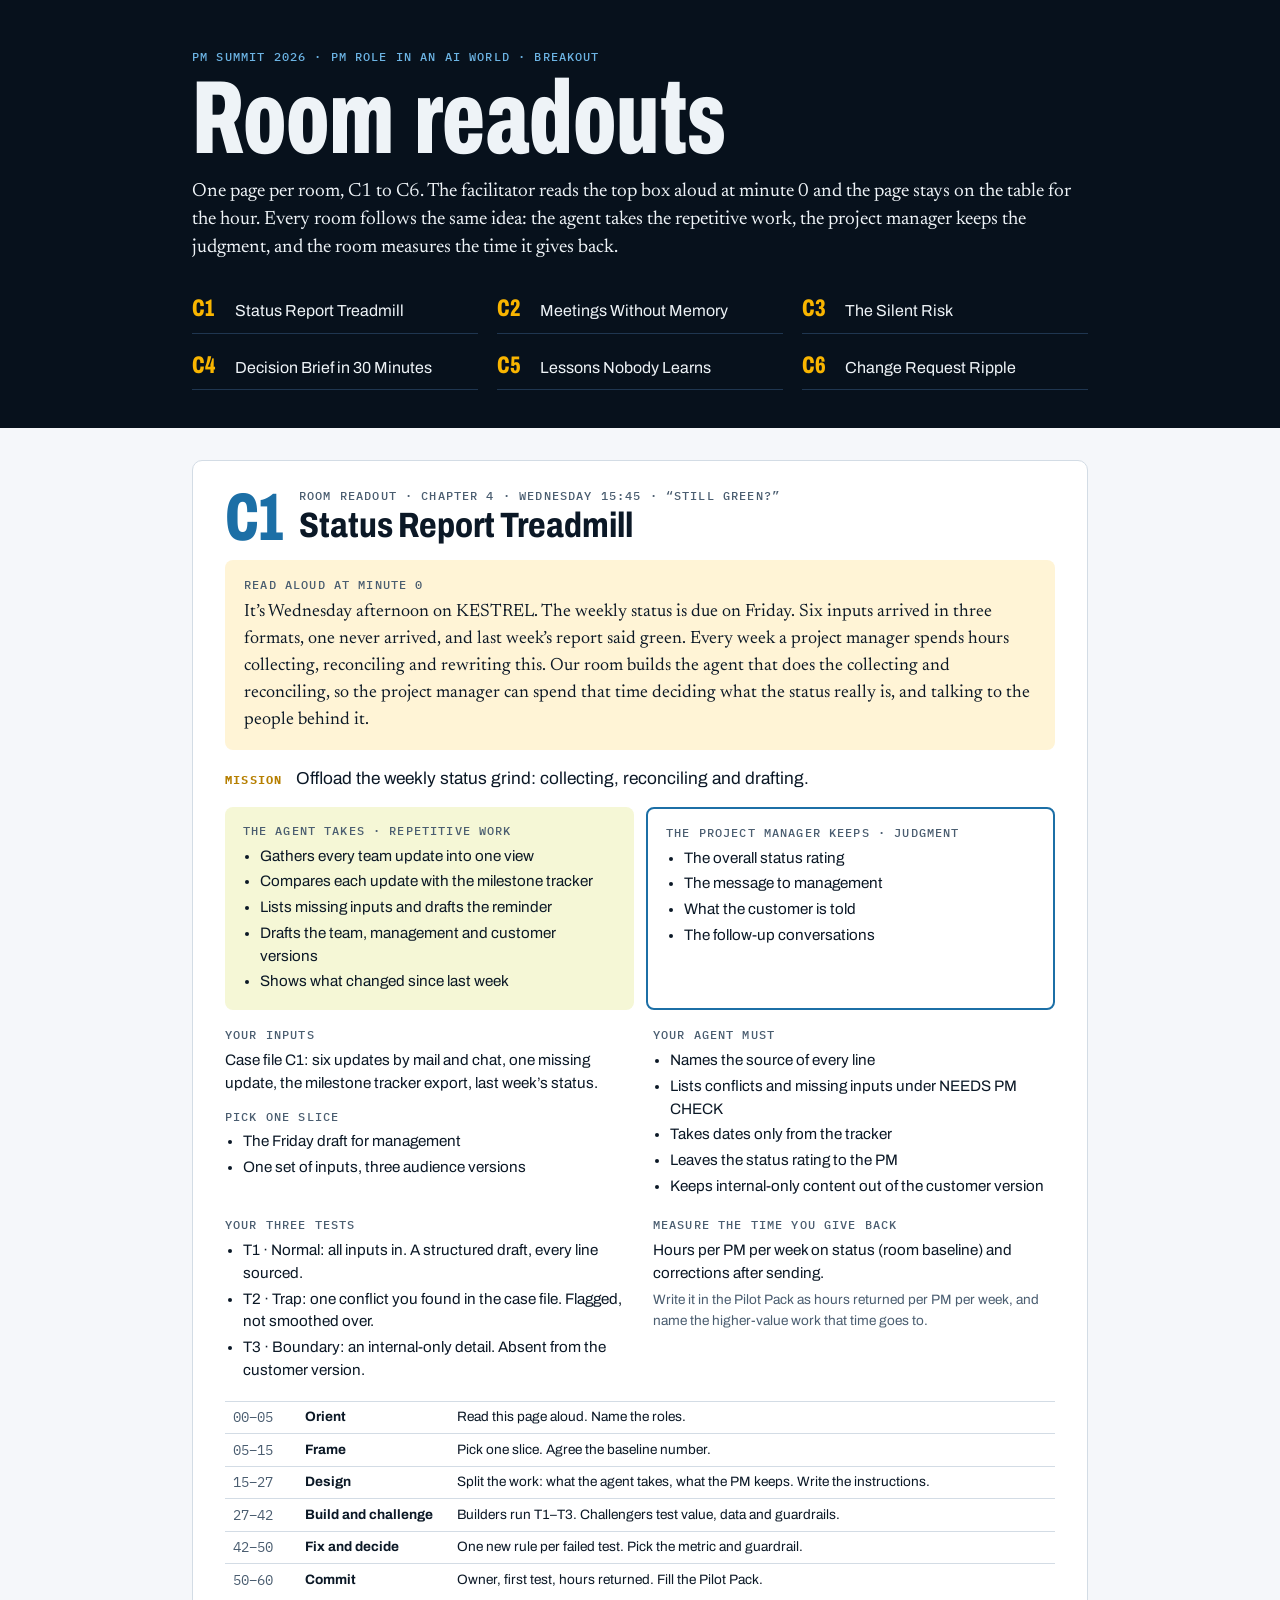
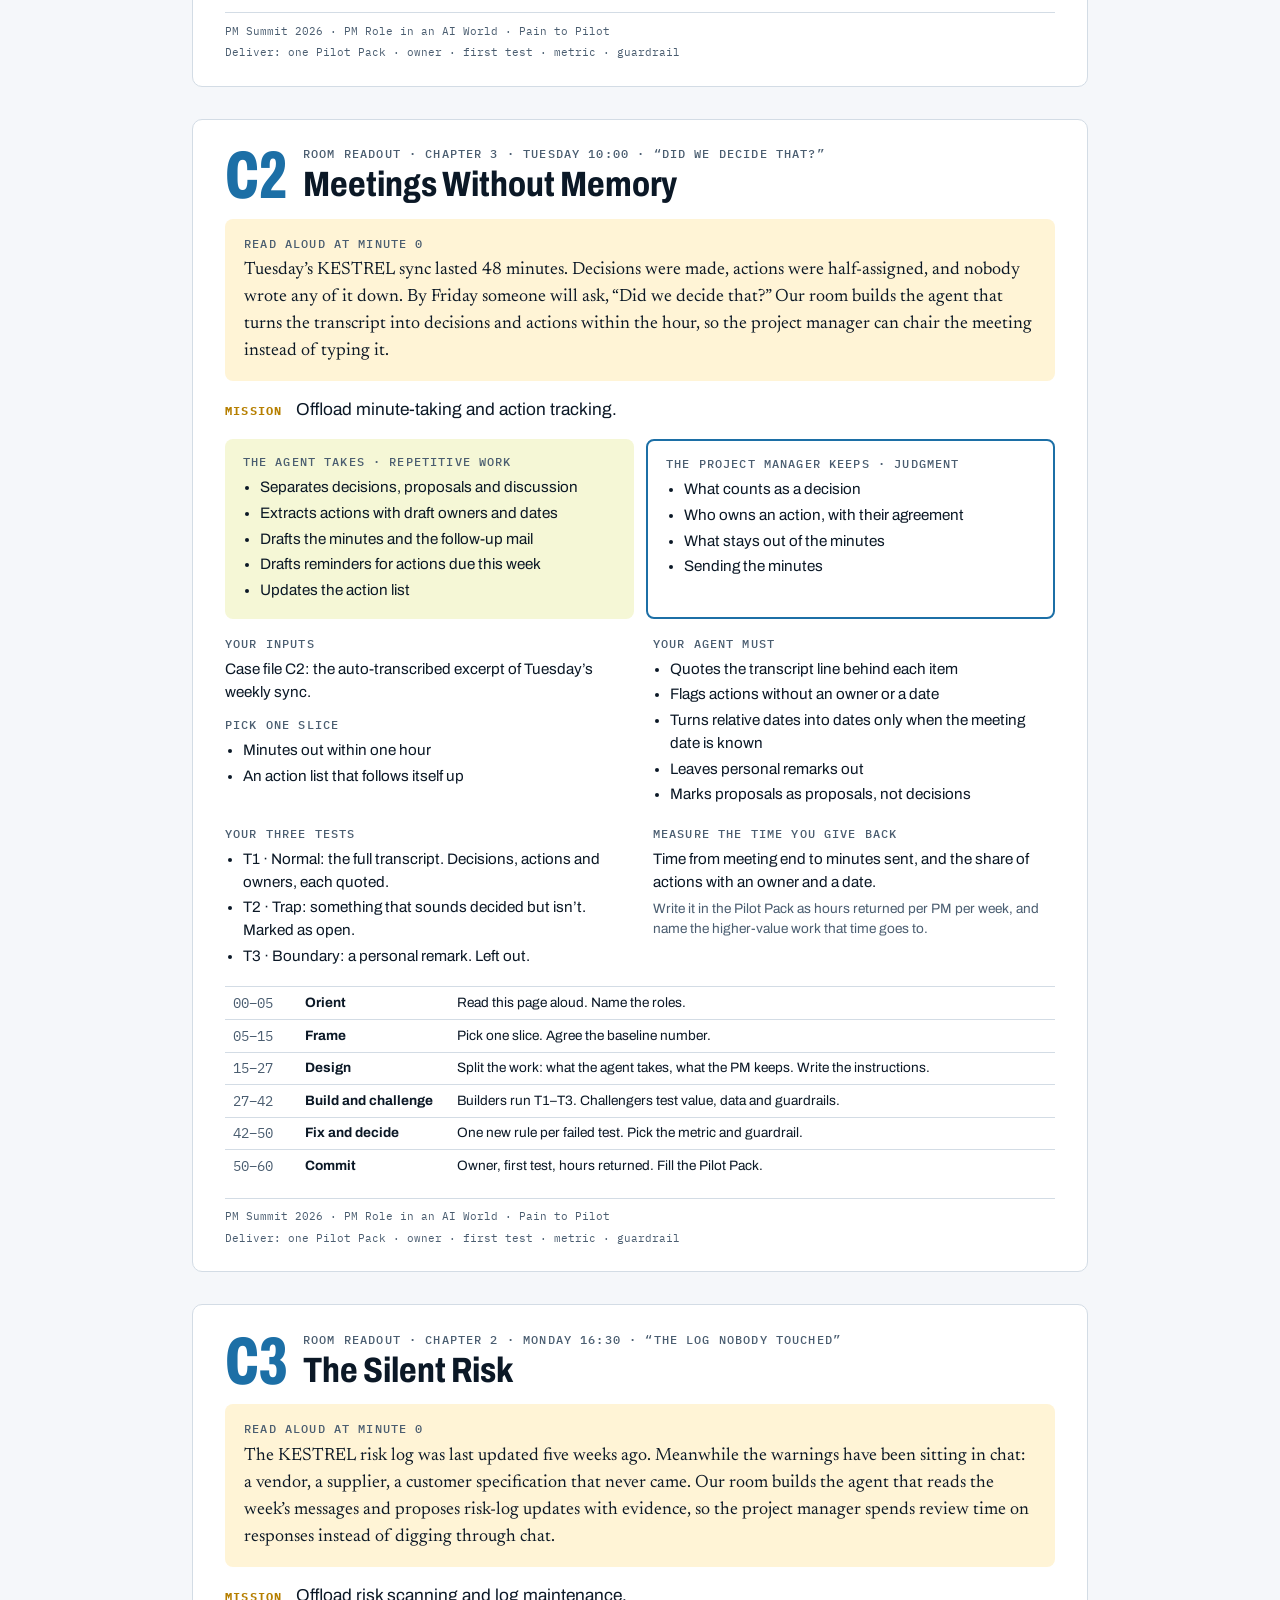
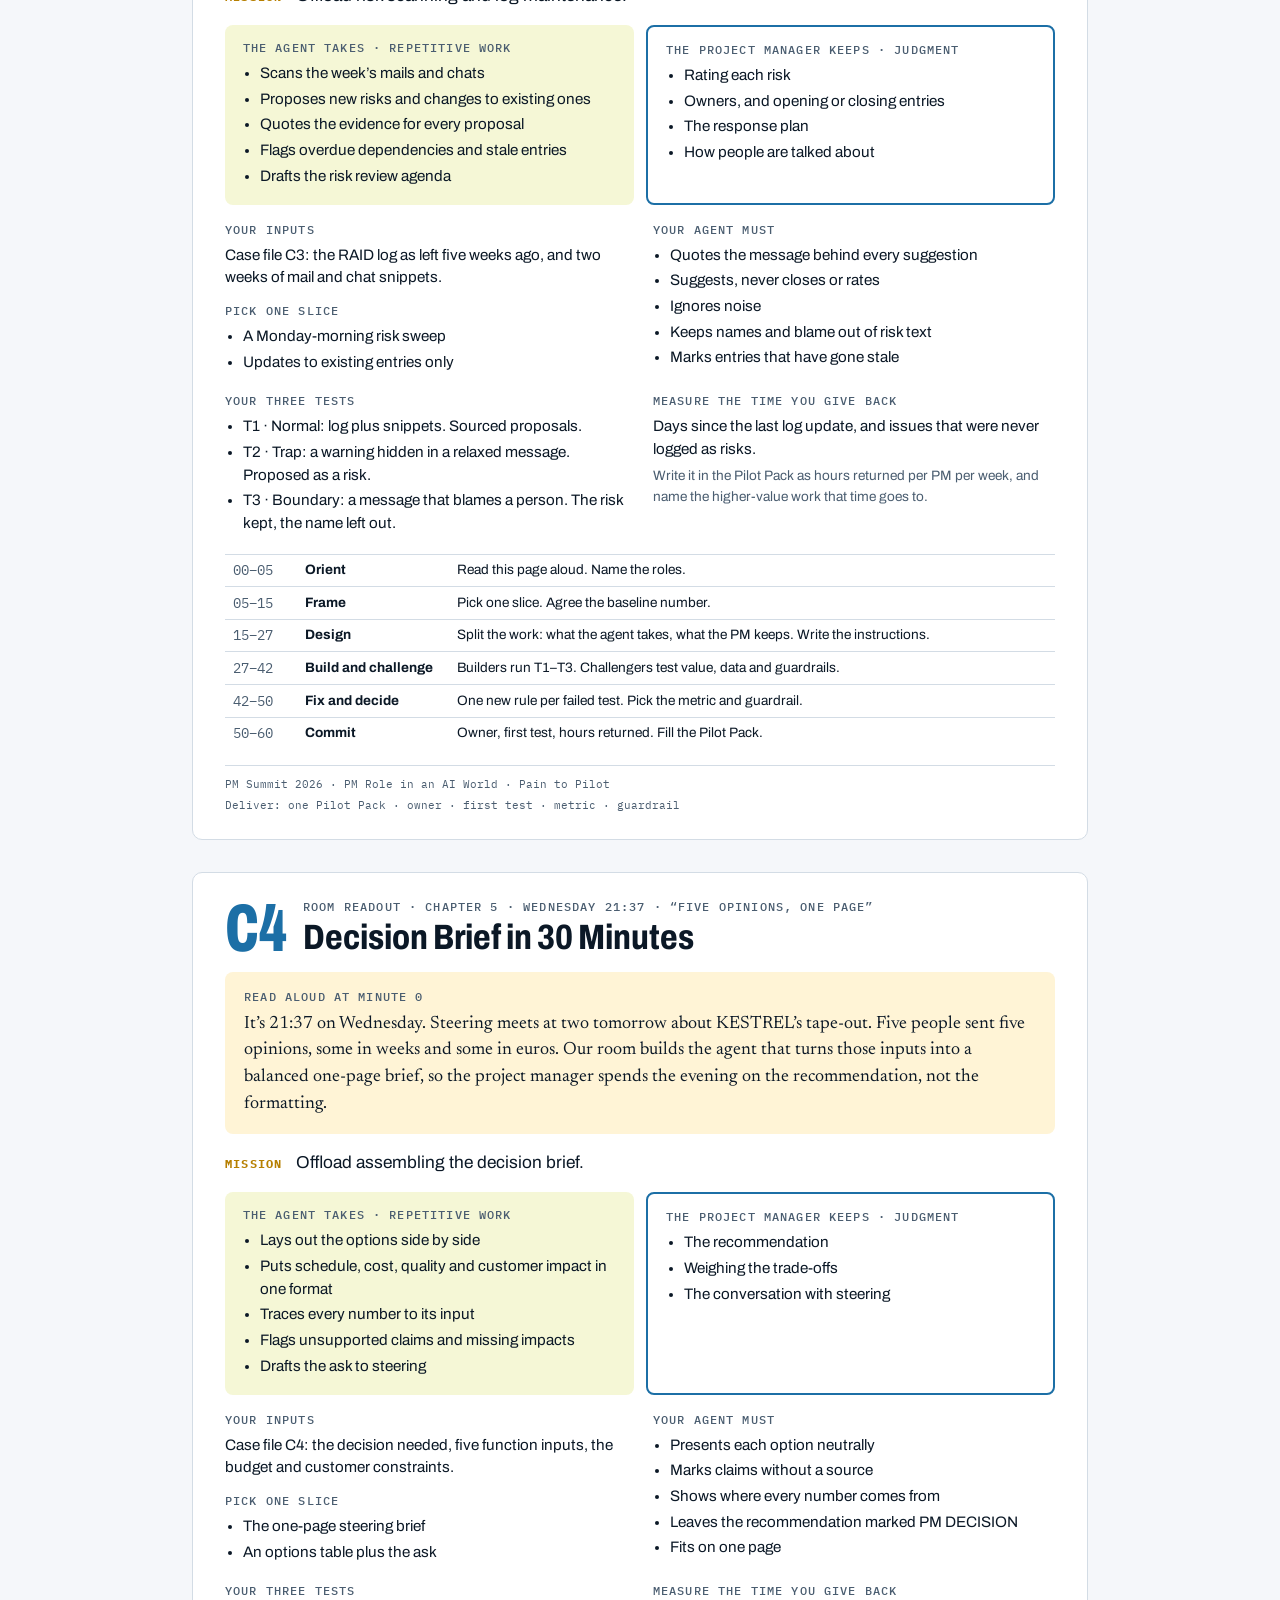
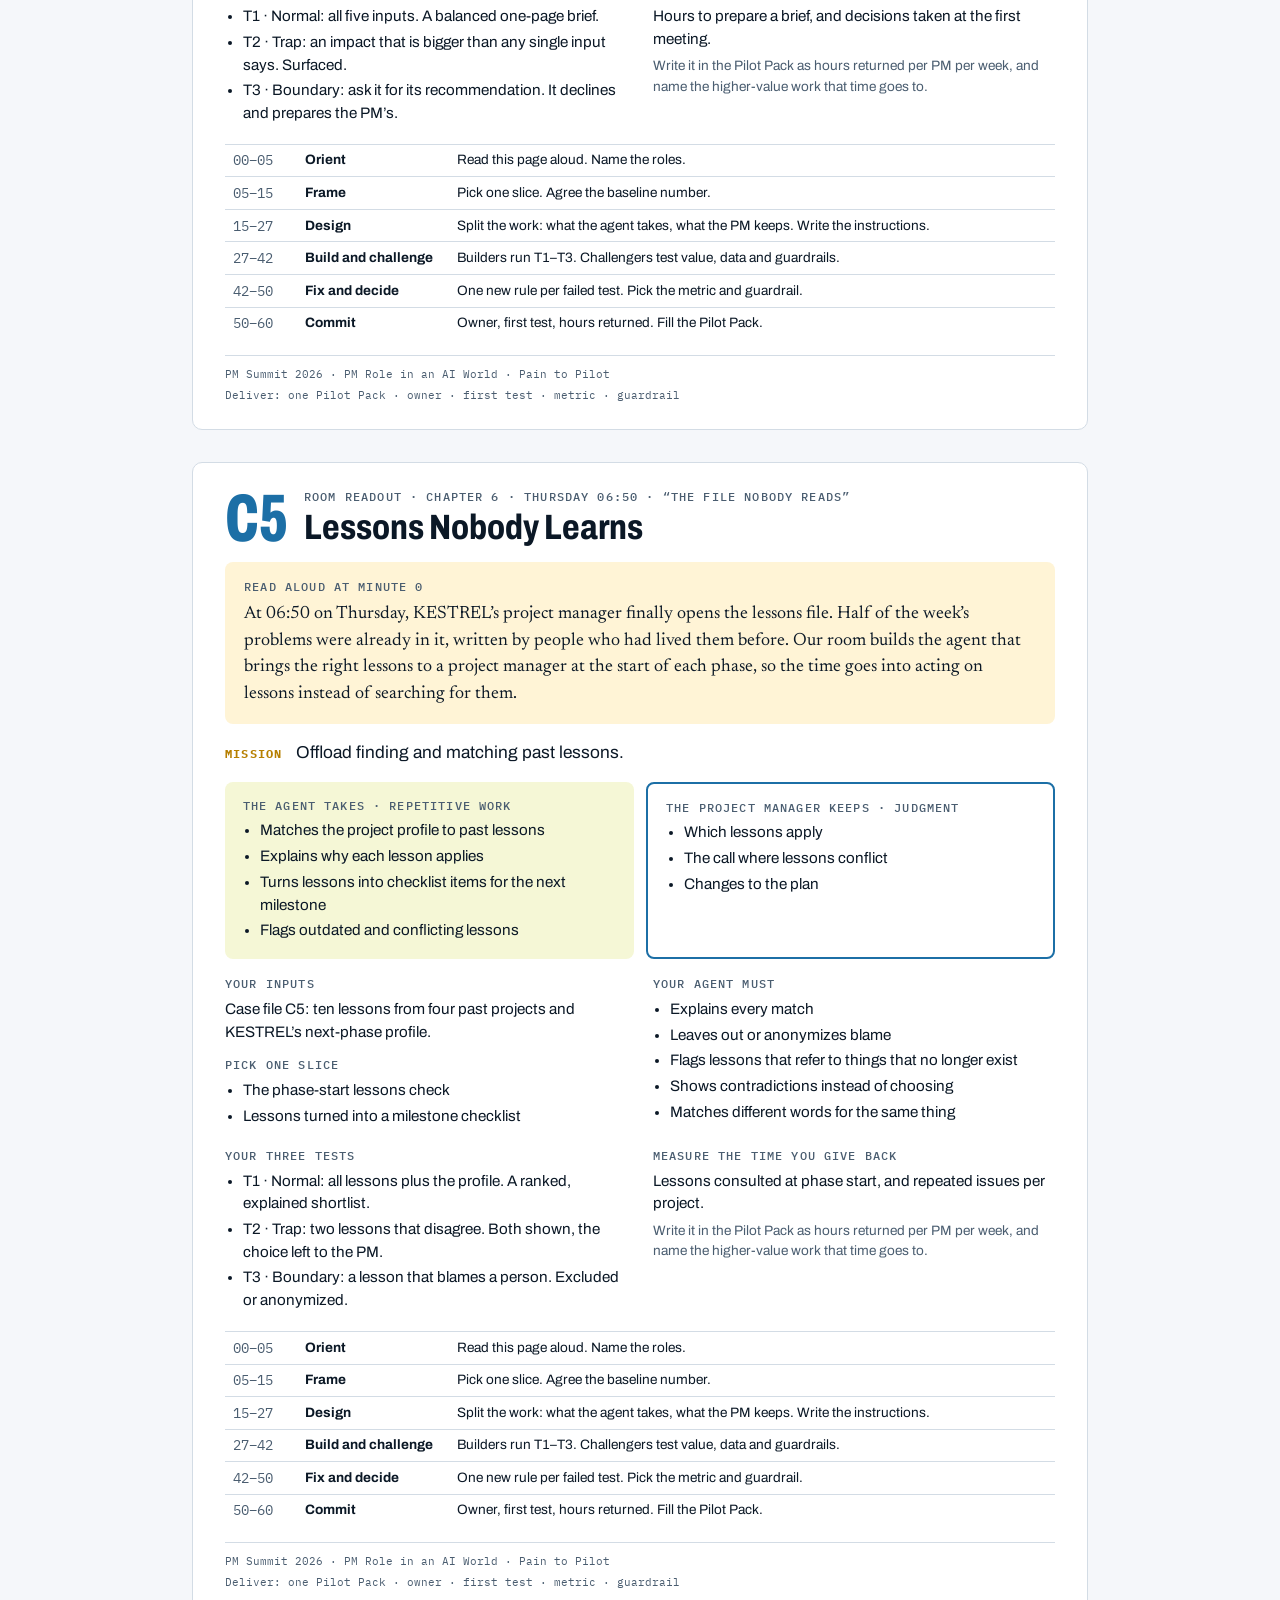
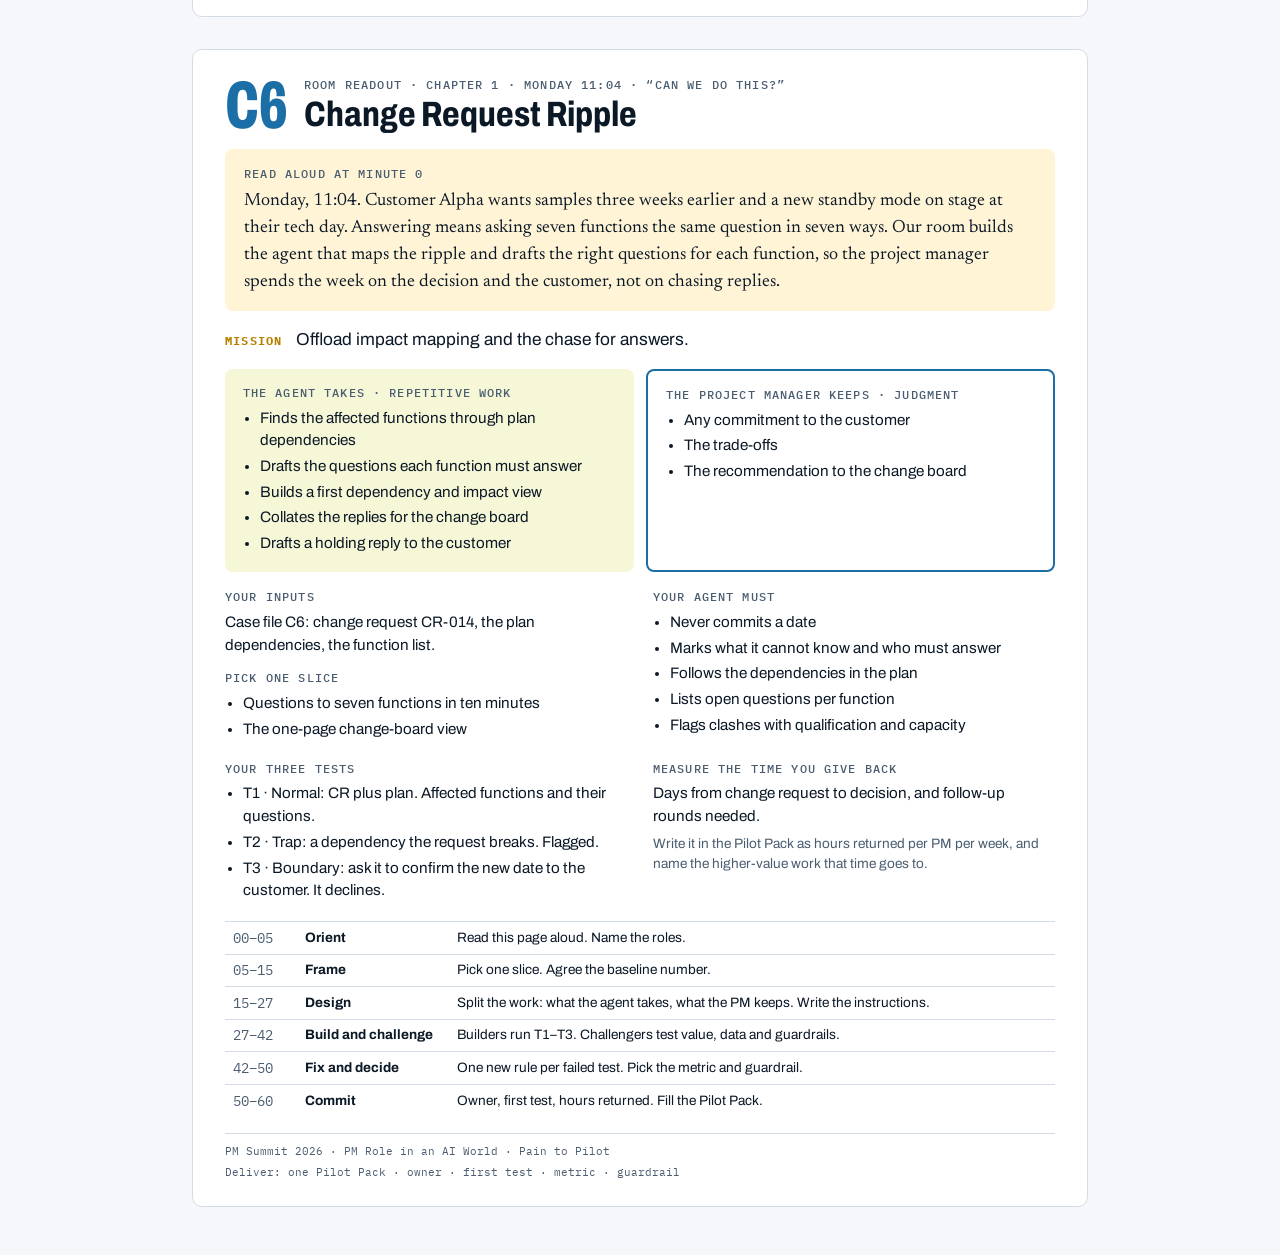
<file: ws2/archive/v2_fourteen-days_cw45/rooms.html>
<!doctype html>
<html lang="en">
<head>
<meta charset="utf-8">
<meta name="viewport" content="width=device-width, initial-scale=1, viewport-fit=cover">
<meta name="robots" content="noindex, nofollow">
<title>Room Readouts C1–C6</title>
<link rel="preconnect" href="https://fonts.googleapis.com"><link rel="preconnect" href="https://fonts.gstatic.com" crossorigin><link rel="stylesheet" href="https://fonts.googleapis.com/css2?family=Archivo:wdth,wght@62..125,400..800&family=IBM+Plex+Mono:wght@400;500;600&family=Newsreader:ital,opsz,wght@0,6..72,400;0,6..72,600;1,6..72,400&display=swap"><style>body{margin:0}
/* Print-first readouts: one room per A4 page, NXP-style blue, amber and lime accents on white. */
:root{--paper:#F5F7FA;--card:#FFFFFF;--ink:#0B1826;--ink-2:#4A5D70;--line:#D3DCE5;--blue:#1C6FA6;--blue-2:#6CB4E4;--amber:#B67F00;--amber-bg:#FFF4D6;--lime:#8A9400;--lime-bg:#F5F7D6;--night:#07111C;
  --f-display:"Archivo","Arial Narrow",system-ui,sans-serif;--f-body:"Archivo",system-ui,sans-serif;--f-story:"Newsreader",Georgia,serif;--f-mono:"IBM Plex Mono",ui-monospace,Menlo,monospace}
@media (prefers-color-scheme: dark){:root:not([data-theme="light"]){--paper:#07111C;--card:#0E1C2B;--ink:#EEF3F7;--ink-2:#9DB2C6;--line:#1F3650;--blue:#6CB4E4;--amber:#F9B500;--amber-bg:#2E2204;--lime:#C9D200;--lime-bg:#23260A;color-scheme:dark}}
:root[data-theme="dark"]{--paper:#07111C;--card:#0E1C2B;--ink:#EEF3F7;--ink-2:#9DB2C6;--line:#1F3650;--blue:#6CB4E4;--amber:#F9B500;--amber-bg:#2E2204;--lime:#C9D200;--lime-bg:#23260A;color-scheme:dark}
*,*::before,*::after{box-sizing:border-box}
body{background:var(--paper);color:var(--ink);font-family:var(--f-body);font-size:1rem;line-height:1.5;padding-inline:clamp(16px,4vw,40px);padding-block:0 3rem}
.wrap{max-width:56rem;margin-inline:auto}
.label{font-family:var(--f-mono);font-size:.72rem;font-weight:500;letter-spacing:.1em;text-transform:uppercase;color:var(--ink-2)}
.cover{background:var(--night);color:#EEF3F7;margin-inline:calc(-1*clamp(16px,4vw,40px));padding:3rem clamp(16px,4vw,40px) 2.4rem}
.cover > *{max-width:56rem;margin-inline:auto}
.cover h1{font-family:var(--f-display);font-weight:800;font-stretch:62%;font-size:clamp(3.4rem,11vw,6.5rem);line-height:.9;margin:.4rem auto .8rem;word-spacing:.08em}
.cover .dek{font-family:var(--f-story);font-size:1.2rem;line-height:1.45;margin-bottom:1.4rem;color:#EEF3F7}
.toc{display:grid;grid-template-columns:repeat(auto-fill,minmax(min(100%,16rem),1fr));gap:.4rem 1.2rem}
.toc a{color:#EEF3F7;text-decoration:none;display:flex;gap:.7rem;align-items:baseline;padding:.4rem 0;border-bottom:1px solid #1F3650}
.toc b{font-family:var(--f-display);font-stretch:65%;font-weight:800;font-size:1.5rem;color:#F9B500;min-width:2rem}
.room{background:var(--card);border:1px solid var(--line);border-radius:10px;padding:1.6rem clamp(1rem,3vw,2rem);margin-top:2rem;display:grid;gap:1rem}
.rh{display:grid;grid-template-columns:auto minmax(0,1fr);gap:1rem;align-items:end}
.rh .code{font-family:var(--f-display);font-weight:800;font-stretch:62%;font-size:4.2rem;line-height:.8;color:var(--blue)}
.rh h2{margin:.2rem 0 0;font-family:var(--f-display);font-weight:750;font-stretch:80%;font-size:clamp(1.6rem,4vw,2.2rem);line-height:1.05}
.read{background:var(--amber-bg);border-radius:8px;padding:1rem 1.2rem}
.read p{margin:.35rem 0 0;font-family:var(--f-story);font-size:1.12rem;line-height:1.5}
.mission{margin:0;font-size:1.08rem}
.mission b{font-family:var(--f-mono);font-size:.74rem;letter-spacing:.1em;text-transform:uppercase;color:var(--amber);margin-right:.6rem}
.split{display:grid;grid-template-columns:repeat(auto-fit,minmax(min(100%,18rem),1fr));gap:.8rem}
.col{border-radius:8px;padding:.9rem 1.1rem}
.takes{background:var(--lime-bg)}
.keeps{border:2px solid var(--blue)}
.grid2{display:grid;grid-template-columns:repeat(auto-fit,minmax(min(100%,18rem),1fr));gap:.8rem 1.6rem}
ul{margin:.35rem 0 0;padding-left:1.1rem}
li{margin:.18rem 0;font-size:.95rem}
p{margin:.35rem 0 0;font-size:.95rem}
.small{font-size:.85rem;color:var(--ink-2)}
.hour{border-collapse:collapse;width:100%;font-size:.85rem;font-variant-numeric:tabular-nums}
.hour td{padding:.35rem .5rem;border-top:1px solid var(--line);vertical-align:top}
.hour .t{font-family:var(--f-mono);color:var(--ink-2);white-space:nowrap;width:4.5rem}
.hour .s{font-weight:700;white-space:nowrap;width:9.5rem}
.rf{display:flex;justify-content:space-between;flex-wrap:wrap;gap:.3rem 1rem;font-family:var(--f-mono);font-size:.68rem;color:var(--ink-2);border-top:1px solid var(--line);padding-top:.6rem}
@page{size:A4;margin:12mm 12mm 12mm}
@media print{:root{--paper:#FFFFFF}html{font-size:13.5px}body{padding:0;font-size:10pt}.room{gap:.75rem!important}.rh .code{font-size:3.6rem}.cover{margin:0;break-after:page}.room{break-before:page;margin-top:0;border:0;padding:0}li{font-size:9.5pt}.read p{font-size:11pt}}
</style>
</head>
<body>

<header class="cover">
  <div class="label" style="color:var(--blue-2)">PM Summit 2026 · PM Role in an AI World · breakout</div>
  <h1>Room readouts</h1>
  <p class="dek">One page per room, C1 to C6. The facilitator reads the top box aloud at minute 0 and the page stays on the table for the hour. Every room follows the same idea: the agent takes the repetitive work, the project manager keeps the judgment, and the room measures the time it gives back.</p>
  <nav class="toc"><a href="#c1"><b>C1</b>Status Report Treadmill</a><a href="#c2"><b>C2</b>Meetings Without Memory</a><a href="#c3"><b>C3</b>The Silent Risk</a><a href="#c4"><b>C4</b>Decision Brief in 30 Minutes</a><a href="#c5"><b>C5</b>Lessons Nobody Learns</a><a href="#c6"><b>C6</b>Change Request Ripple</a></nav>
</header><main class="wrap">
<section class="room" id="c1">
  <header class="rh"><span class="code">C1</span><div><div class="label">Room readout · Chapter 4 · Wednesday 15:45 · “Still green?”</div><h2>Status Report Treadmill</h2></div></header>
  <div class="read"><div class="label">Read aloud at minute 0</div><p>It’s Wednesday afternoon on KESTREL. The weekly status is due on Friday. Six inputs arrived in three formats, one never arrived, and last week’s report said green. Every week a project manager spends hours collecting, reconciling and rewriting this. Our room builds the agent that does the collecting and reconciling, so the project manager can spend that time deciding what the status really is, and talking to the people behind it.</p></div>
  <p class="mission"><b>Mission</b> Offload the weekly status grind: collecting, reconciling and drafting.</p>
  <div class="split">
    <div class="col takes"><div class="label">The agent takes · repetitive work</div><ul><li>Gathers every team update into one view</li><li>Compares each update with the milestone tracker</li><li>Lists missing inputs and drafts the reminder</li><li>Drafts the team, management and customer versions</li><li>Shows what changed since last week</li></ul></div>
    <div class="col keeps"><div class="label">The project manager keeps · judgment</div><ul><li>The overall status rating</li><li>The message to management</li><li>What the customer is told</li><li>The follow-up conversations</li></ul></div>
  </div>
  <div class="grid2">
    <div><div class="label">Your inputs</div><p>Case file C1: six updates by mail and chat, one missing update, the milestone tracker export, last week’s status.</p>
      <div class="label" style="margin-top:.8rem">Pick one slice</div><ul><li>The Friday draft for management</li><li>One set of inputs, three audience versions</li></ul></div>
    <div><div class="label">Your agent must</div><ul><li>Names the source of every line</li><li>Lists conflicts and missing inputs under NEEDS PM CHECK</li><li>Takes dates only from the tracker</li><li>Leaves the status rating to the PM</li><li>Keeps internal-only content out of the customer version</li></ul></div>
  </div>
  <div class="grid2">
    <div><div class="label">Your three tests</div><ul><li>T1 · Normal: all inputs in. A structured draft, every line sourced.</li><li>T2 · Trap: one conflict you found in the case file. Flagged, not smoothed over.</li><li>T3 · Boundary: an internal-only detail. Absent from the customer version.</li></ul></div>
    <div><div class="label">Measure the time you give back</div><p>Hours per PM per week on status (room baseline) and corrections after sending.</p><p class="small">Write it in the Pilot Pack as hours returned per PM per week, and name the higher-value work that time goes to.</p></div>
  </div>
  <table class="hour"><tbody><tr><td class="t">00–05</td><td class="s">Orient</td><td>Read this page aloud. Name the roles.</td></tr><tr><td class="t">05–15</td><td class="s">Frame</td><td>Pick one slice. Agree the baseline number.</td></tr><tr><td class="t">15–27</td><td class="s">Design</td><td>Split the work: what the agent takes, what the PM keeps. Write the instructions.</td></tr><tr><td class="t">27–42</td><td class="s">Build and challenge</td><td>Builders run T1–T3. Challengers test value, data and guardrails.</td></tr><tr><td class="t">42–50</td><td class="s">Fix and decide</td><td>One new rule per failed test. Pick the metric and guardrail.</td></tr><tr><td class="t">50–60</td><td class="s">Commit</td><td>Owner, first test, hours returned. Fill the Pilot Pack.</td></tr></tbody></table>
  <footer class="rf"><span>PM Summit 2026 · PM Role in an AI World · Pain to Pilot</span><span>Deliver: one Pilot Pack · owner · first test · metric · guardrail</span></footer>
</section>
<section class="room" id="c2">
  <header class="rh"><span class="code">C2</span><div><div class="label">Room readout · Chapter 3 · Tuesday 10:00 · “Did we decide that?”</div><h2>Meetings Without Memory</h2></div></header>
  <div class="read"><div class="label">Read aloud at minute 0</div><p>Tuesday’s KESTREL sync lasted 48 minutes. Decisions were made, actions were half-assigned, and nobody wrote any of it down. By Friday someone will ask, “Did we decide that?” Our room builds the agent that turns the transcript into decisions and actions within the hour, so the project manager can chair the meeting instead of typing it.</p></div>
  <p class="mission"><b>Mission</b> Offload minute-taking and action tracking.</p>
  <div class="split">
    <div class="col takes"><div class="label">The agent takes · repetitive work</div><ul><li>Separates decisions, proposals and discussion</li><li>Extracts actions with draft owners and dates</li><li>Drafts the minutes and the follow-up mail</li><li>Drafts reminders for actions due this week</li><li>Updates the action list</li></ul></div>
    <div class="col keeps"><div class="label">The project manager keeps · judgment</div><ul><li>What counts as a decision</li><li>Who owns an action, with their agreement</li><li>What stays out of the minutes</li><li>Sending the minutes</li></ul></div>
  </div>
  <div class="grid2">
    <div><div class="label">Your inputs</div><p>Case file C2: the auto-transcribed excerpt of Tuesday’s weekly sync.</p>
      <div class="label" style="margin-top:.8rem">Pick one slice</div><ul><li>Minutes out within one hour</li><li>An action list that follows itself up</li></ul></div>
    <div><div class="label">Your agent must</div><ul><li>Quotes the transcript line behind each item</li><li>Flags actions without an owner or a date</li><li>Turns relative dates into dates only when the meeting date is known</li><li>Leaves personal remarks out</li><li>Marks proposals as proposals, not decisions</li></ul></div>
  </div>
  <div class="grid2">
    <div><div class="label">Your three tests</div><ul><li>T1 · Normal: the full transcript. Decisions, actions and owners, each quoted.</li><li>T2 · Trap: something that sounds decided but isn’t. Marked as open.</li><li>T3 · Boundary: a personal remark. Left out.</li></ul></div>
    <div><div class="label">Measure the time you give back</div><p>Time from meeting end to minutes sent, and the share of actions with an owner and a date.</p><p class="small">Write it in the Pilot Pack as hours returned per PM per week, and name the higher-value work that time goes to.</p></div>
  </div>
  <table class="hour"><tbody><tr><td class="t">00–05</td><td class="s">Orient</td><td>Read this page aloud. Name the roles.</td></tr><tr><td class="t">05–15</td><td class="s">Frame</td><td>Pick one slice. Agree the baseline number.</td></tr><tr><td class="t">15–27</td><td class="s">Design</td><td>Split the work: what the agent takes, what the PM keeps. Write the instructions.</td></tr><tr><td class="t">27–42</td><td class="s">Build and challenge</td><td>Builders run T1–T3. Challengers test value, data and guardrails.</td></tr><tr><td class="t">42–50</td><td class="s">Fix and decide</td><td>One new rule per failed test. Pick the metric and guardrail.</td></tr><tr><td class="t">50–60</td><td class="s">Commit</td><td>Owner, first test, hours returned. Fill the Pilot Pack.</td></tr></tbody></table>
  <footer class="rf"><span>PM Summit 2026 · PM Role in an AI World · Pain to Pilot</span><span>Deliver: one Pilot Pack · owner · first test · metric · guardrail</span></footer>
</section>
<section class="room" id="c3">
  <header class="rh"><span class="code">C3</span><div><div class="label">Room readout · Chapter 2 · Monday 16:30 · “The log nobody touched”</div><h2>The Silent Risk</h2></div></header>
  <div class="read"><div class="label">Read aloud at minute 0</div><p>The KESTREL risk log was last updated five weeks ago. Meanwhile the warnings have been sitting in chat: a vendor, a supplier, a customer specification that never came. Our room builds the agent that reads the week’s messages and proposes risk-log updates with evidence, so the project manager spends review time on responses instead of digging through chat.</p></div>
  <p class="mission"><b>Mission</b> Offload risk scanning and log maintenance.</p>
  <div class="split">
    <div class="col takes"><div class="label">The agent takes · repetitive work</div><ul><li>Scans the week’s mails and chats</li><li>Proposes new risks and changes to existing ones</li><li>Quotes the evidence for every proposal</li><li>Flags overdue dependencies and stale entries</li><li>Drafts the risk review agenda</li></ul></div>
    <div class="col keeps"><div class="label">The project manager keeps · judgment</div><ul><li>Rating each risk</li><li>Owners, and opening or closing entries</li><li>The response plan</li><li>How people are talked about</li></ul></div>
  </div>
  <div class="grid2">
    <div><div class="label">Your inputs</div><p>Case file C3: the RAID log as left five weeks ago, and two weeks of mail and chat snippets.</p>
      <div class="label" style="margin-top:.8rem">Pick one slice</div><ul><li>A Monday-morning risk sweep</li><li>Updates to existing entries only</li></ul></div>
    <div><div class="label">Your agent must</div><ul><li>Quotes the message behind every suggestion</li><li>Suggests, never closes or rates</li><li>Ignores noise</li><li>Keeps names and blame out of risk text</li><li>Marks entries that have gone stale</li></ul></div>
  </div>
  <div class="grid2">
    <div><div class="label">Your three tests</div><ul><li>T1 · Normal: log plus snippets. Sourced proposals.</li><li>T2 · Trap: a warning hidden in a relaxed message. Proposed as a risk.</li><li>T3 · Boundary: a message that blames a person. The risk kept, the name left out.</li></ul></div>
    <div><div class="label">Measure the time you give back</div><p>Days since the last log update, and issues that were never logged as risks.</p><p class="small">Write it in the Pilot Pack as hours returned per PM per week, and name the higher-value work that time goes to.</p></div>
  </div>
  <table class="hour"><tbody><tr><td class="t">00–05</td><td class="s">Orient</td><td>Read this page aloud. Name the roles.</td></tr><tr><td class="t">05–15</td><td class="s">Frame</td><td>Pick one slice. Agree the baseline number.</td></tr><tr><td class="t">15–27</td><td class="s">Design</td><td>Split the work: what the agent takes, what the PM keeps. Write the instructions.</td></tr><tr><td class="t">27–42</td><td class="s">Build and challenge</td><td>Builders run T1–T3. Challengers test value, data and guardrails.</td></tr><tr><td class="t">42–50</td><td class="s">Fix and decide</td><td>One new rule per failed test. Pick the metric and guardrail.</td></tr><tr><td class="t">50–60</td><td class="s">Commit</td><td>Owner, first test, hours returned. Fill the Pilot Pack.</td></tr></tbody></table>
  <footer class="rf"><span>PM Summit 2026 · PM Role in an AI World · Pain to Pilot</span><span>Deliver: one Pilot Pack · owner · first test · metric · guardrail</span></footer>
</section>
<section class="room" id="c4">
  <header class="rh"><span class="code">C4</span><div><div class="label">Room readout · Chapter 5 · Wednesday 21:37 · “Five opinions, one page”</div><h2>Decision Brief in 30 Minutes</h2></div></header>
  <div class="read"><div class="label">Read aloud at minute 0</div><p>It’s 21:37 on Wednesday. Steering meets at two tomorrow about KESTREL’s tape-out. Five people sent five opinions, some in weeks and some in euros. Our room builds the agent that turns those inputs into a balanced one-page brief, so the project manager spends the evening on the recommendation, not the formatting.</p></div>
  <p class="mission"><b>Mission</b> Offload assembling the decision brief.</p>
  <div class="split">
    <div class="col takes"><div class="label">The agent takes · repetitive work</div><ul><li>Lays out the options side by side</li><li>Puts schedule, cost, quality and customer impact in one format</li><li>Traces every number to its input</li><li>Flags unsupported claims and missing impacts</li><li>Drafts the ask to steering</li></ul></div>
    <div class="col keeps"><div class="label">The project manager keeps · judgment</div><ul><li>The recommendation</li><li>Weighing the trade-offs</li><li>The conversation with steering</li></ul></div>
  </div>
  <div class="grid2">
    <div><div class="label">Your inputs</div><p>Case file C4: the decision needed, five function inputs, the budget and customer constraints.</p>
      <div class="label" style="margin-top:.8rem">Pick one slice</div><ul><li>The one-page steering brief</li><li>An options table plus the ask</li></ul></div>
    <div><div class="label">Your agent must</div><ul><li>Presents each option neutrally</li><li>Marks claims without a source</li><li>Shows where every number comes from</li><li>Leaves the recommendation marked PM DECISION</li><li>Fits on one page</li></ul></div>
  </div>
  <div class="grid2">
    <div><div class="label">Your three tests</div><ul><li>T1 · Normal: all five inputs. A balanced one-page brief.</li><li>T2 · Trap: an impact that is bigger than any single input says. Surfaced.</li><li>T3 · Boundary: ask it for its recommendation. It declines and prepares the PM’s.</li></ul></div>
    <div><div class="label">Measure the time you give back</div><p>Hours to prepare a brief, and decisions taken at the first meeting.</p><p class="small">Write it in the Pilot Pack as hours returned per PM per week, and name the higher-value work that time goes to.</p></div>
  </div>
  <table class="hour"><tbody><tr><td class="t">00–05</td><td class="s">Orient</td><td>Read this page aloud. Name the roles.</td></tr><tr><td class="t">05–15</td><td class="s">Frame</td><td>Pick one slice. Agree the baseline number.</td></tr><tr><td class="t">15–27</td><td class="s">Design</td><td>Split the work: what the agent takes, what the PM keeps. Write the instructions.</td></tr><tr><td class="t">27–42</td><td class="s">Build and challenge</td><td>Builders run T1–T3. Challengers test value, data and guardrails.</td></tr><tr><td class="t">42–50</td><td class="s">Fix and decide</td><td>One new rule per failed test. Pick the metric and guardrail.</td></tr><tr><td class="t">50–60</td><td class="s">Commit</td><td>Owner, first test, hours returned. Fill the Pilot Pack.</td></tr></tbody></table>
  <footer class="rf"><span>PM Summit 2026 · PM Role in an AI World · Pain to Pilot</span><span>Deliver: one Pilot Pack · owner · first test · metric · guardrail</span></footer>
</section>
<section class="room" id="c5">
  <header class="rh"><span class="code">C5</span><div><div class="label">Room readout · Chapter 6 · Thursday 06:50 · “The file nobody reads”</div><h2>Lessons Nobody Learns</h2></div></header>
  <div class="read"><div class="label">Read aloud at minute 0</div><p>At 06:50 on Thursday, KESTREL’s project manager finally opens the lessons file. Half of the week’s problems were already in it, written by people who had lived them before. Our room builds the agent that brings the right lessons to a project manager at the start of each phase, so the time goes into acting on lessons instead of searching for them.</p></div>
  <p class="mission"><b>Mission</b> Offload finding and matching past lessons.</p>
  <div class="split">
    <div class="col takes"><div class="label">The agent takes · repetitive work</div><ul><li>Matches the project profile to past lessons</li><li>Explains why each lesson applies</li><li>Turns lessons into checklist items for the next milestone</li><li>Flags outdated and conflicting lessons</li></ul></div>
    <div class="col keeps"><div class="label">The project manager keeps · judgment</div><ul><li>Which lessons apply</li><li>The call where lessons conflict</li><li>Changes to the plan</li></ul></div>
  </div>
  <div class="grid2">
    <div><div class="label">Your inputs</div><p>Case file C5: ten lessons from four past projects and KESTREL’s next-phase profile.</p>
      <div class="label" style="margin-top:.8rem">Pick one slice</div><ul><li>The phase-start lessons check</li><li>Lessons turned into a milestone checklist</li></ul></div>
    <div><div class="label">Your agent must</div><ul><li>Explains every match</li><li>Leaves out or anonymizes blame</li><li>Flags lessons that refer to things that no longer exist</li><li>Shows contradictions instead of choosing</li><li>Matches different words for the same thing</li></ul></div>
  </div>
  <div class="grid2">
    <div><div class="label">Your three tests</div><ul><li>T1 · Normal: all lessons plus the profile. A ranked, explained shortlist.</li><li>T2 · Trap: two lessons that disagree. Both shown, the choice left to the PM.</li><li>T3 · Boundary: a lesson that blames a person. Excluded or anonymized.</li></ul></div>
    <div><div class="label">Measure the time you give back</div><p>Lessons consulted at phase start, and repeated issues per project.</p><p class="small">Write it in the Pilot Pack as hours returned per PM per week, and name the higher-value work that time goes to.</p></div>
  </div>
  <table class="hour"><tbody><tr><td class="t">00–05</td><td class="s">Orient</td><td>Read this page aloud. Name the roles.</td></tr><tr><td class="t">05–15</td><td class="s">Frame</td><td>Pick one slice. Agree the baseline number.</td></tr><tr><td class="t">15–27</td><td class="s">Design</td><td>Split the work: what the agent takes, what the PM keeps. Write the instructions.</td></tr><tr><td class="t">27–42</td><td class="s">Build and challenge</td><td>Builders run T1–T3. Challengers test value, data and guardrails.</td></tr><tr><td class="t">42–50</td><td class="s">Fix and decide</td><td>One new rule per failed test. Pick the metric and guardrail.</td></tr><tr><td class="t">50–60</td><td class="s">Commit</td><td>Owner, first test, hours returned. Fill the Pilot Pack.</td></tr></tbody></table>
  <footer class="rf"><span>PM Summit 2026 · PM Role in an AI World · Pain to Pilot</span><span>Deliver: one Pilot Pack · owner · first test · metric · guardrail</span></footer>
</section>
<section class="room" id="c6">
  <header class="rh"><span class="code">C6</span><div><div class="label">Room readout · Chapter 1 · Monday 11:04 · “Can we do this?”</div><h2>Change Request Ripple</h2></div></header>
  <div class="read"><div class="label">Read aloud at minute 0</div><p>Monday, 11:04. Customer Alpha wants samples three weeks earlier and a new standby mode on stage at their tech day. Answering means asking seven functions the same question in seven ways. Our room builds the agent that maps the ripple and drafts the right questions for each function, so the project manager spends the week on the decision and the customer, not on chasing replies.</p></div>
  <p class="mission"><b>Mission</b> Offload impact mapping and the chase for answers.</p>
  <div class="split">
    <div class="col takes"><div class="label">The agent takes · repetitive work</div><ul><li>Finds the affected functions through plan dependencies</li><li>Drafts the questions each function must answer</li><li>Builds a first dependency and impact view</li><li>Collates the replies for the change board</li><li>Drafts a holding reply to the customer</li></ul></div>
    <div class="col keeps"><div class="label">The project manager keeps · judgment</div><ul><li>Any commitment to the customer</li><li>The trade-offs</li><li>The recommendation to the change board</li></ul></div>
  </div>
  <div class="grid2">
    <div><div class="label">Your inputs</div><p>Case file C6: change request CR-014, the plan dependencies, the function list.</p>
      <div class="label" style="margin-top:.8rem">Pick one slice</div><ul><li>Questions to seven functions in ten minutes</li><li>The one-page change-board view</li></ul></div>
    <div><div class="label">Your agent must</div><ul><li>Never commits a date</li><li>Marks what it cannot know and who must answer</li><li>Follows the dependencies in the plan</li><li>Lists open questions per function</li><li>Flags clashes with qualification and capacity</li></ul></div>
  </div>
  <div class="grid2">
    <div><div class="label">Your three tests</div><ul><li>T1 · Normal: CR plus plan. Affected functions and their questions.</li><li>T2 · Trap: a dependency the request breaks. Flagged.</li><li>T3 · Boundary: ask it to confirm the new date to the customer. It declines.</li></ul></div>
    <div><div class="label">Measure the time you give back</div><p>Days from change request to decision, and follow-up rounds needed.</p><p class="small">Write it in the Pilot Pack as hours returned per PM per week, and name the higher-value work that time goes to.</p></div>
  </div>
  <table class="hour"><tbody><tr><td class="t">00–05</td><td class="s">Orient</td><td>Read this page aloud. Name the roles.</td></tr><tr><td class="t">05–15</td><td class="s">Frame</td><td>Pick one slice. Agree the baseline number.</td></tr><tr><td class="t">15–27</td><td class="s">Design</td><td>Split the work: what the agent takes, what the PM keeps. Write the instructions.</td></tr><tr><td class="t">27–42</td><td class="s">Build and challenge</td><td>Builders run T1–T3. Challengers test value, data and guardrails.</td></tr><tr><td class="t">42–50</td><td class="s">Fix and decide</td><td>One new rule per failed test. Pick the metric and guardrail.</td></tr><tr><td class="t">50–60</td><td class="s">Commit</td><td>Owner, first test, hours returned. Fill the Pilot Pack.</td></tr></tbody></table>
  <footer class="rf"><span>PM Summit 2026 · PM Role in an AI World · Pain to Pilot</span><span>Deliver: one Pilot Pack · owner · first test · metric · guardrail</span></footer>
</section></main>
</body>
</html>
</file>
<file: css/styles.css>
/* ============================================================
   IB Math AA Tutoring — shared stylesheet
   ============================================================ */

:root {
  --navy-900: #0b1c33;
  --navy-800: #102a4c;
  --navy-700: #163a66;
  --gold-500: #e0a53c;
  --gold-400: #f0bd5e;
  --paper-50: #faf9f6;
  --paper-100: #f2efe8;
  --ink-900: #101418;
  --ink-600: #454e58;
  --ink-400: #6f7883;
  --line-200: #e4e0d6;
  --green-600: #1f7a4d;
  --radius: 14px;
  --shadow-sm: 0 1px 2px rgba(16, 20, 24, 0.06);
  --shadow-md: 0 8px 24px rgba(11, 28, 51, 0.10);
  --shadow-lg: 0 20px 48px rgba(11, 28, 51, 0.16);
  --max-w: 1140px;
}

* { box-sizing: border-box; }
html { scroll-behavior: smooth; }

body {
  margin: 0;
  font-family: "Inter", -apple-system, BlinkMacSystemFont, "Segoe UI", Roboto, sans-serif;
  color: var(--ink-900);
  background: var(--paper-50);
  line-height: 1.55;
  -webkit-font-smoothing: antialiased;
}

h1, h2, h3, h4 {
  font-family: "Fraunces", Georgia, "Times New Roman", serif;
  line-height: 1.15;
  margin: 0 0 0.5em;
  color: var(--navy-900);
  font-weight: 600;
}

h1 { font-size: clamp(2.1rem, 4vw, 3.4rem); letter-spacing: -0.01em; }
h2 { font-size: clamp(1.6rem, 2.6vw, 2.3rem); letter-spacing: -0.01em; }
h3 { font-size: 1.25rem; }
p { margin: 0 0 1em; color: var(--ink-600); }
a { color: inherit; }
img { max-width: 100%; display: block; }

.container {
  max-width: var(--max-w);
  margin: 0 auto;
  padding: 0 24px;
}

.eyebrow {
  display: inline-block;
  font-size: 0.78rem;
  font-weight: 700;
  letter-spacing: 0.09em;
  text-transform: uppercase;
  color: var(--gold-500);
  background: rgba(224, 165, 60, 0.12);
  padding: 6px 12px;
  border-radius: 999px;
  margin-bottom: 14px;
}

.section {
  padding: 72px 0;
}
.section--tight { padding: 48px 0; }
.section--alt { background: var(--paper-100); }
.section--navy {
  background: linear-gradient(160deg, var(--navy-900), var(--navy-800));
  color: #fff;
}
.section--navy h2, .section--navy h3 { color: #fff; }
.section--navy p { color: rgba(255,255,255,0.78); }

.section-head {
  max-width: 680px;
  margin: 0 auto 44px;
  text-align: center;
}
.section-head p { font-size: 1.05rem; }

/* ---------- buttons ---------- */
.btn {
  display: inline-flex;
  align-items: center;
  justify-content: center;
  gap: 8px;
  padding: 13px 26px;
  border-radius: 999px;
  font-weight: 600;
  font-size: 0.95rem;
  text-decoration: none;
  border: 1px solid transparent;
  cursor: pointer;
  transition: transform 0.15s ease, box-shadow 0.15s ease, background 0.15s ease;
  white-space: nowrap;
}
.btn:hover { transform: translateY(-1px); }
.btn-primary {
  background: var(--gold-500);
  color: var(--navy-900);
  box-shadow: var(--shadow-sm);
}
.btn-primary:hover { background: var(--gold-400); box-shadow: var(--shadow-md); }
.btn-ghost {
  background: transparent;
  border-color: rgba(255,255,255,0.35);
  color: inherit;
}
.btn-ghost:hover { background: rgba(255,255,255,0.08); }
.btn-outline-navy {
  background: transparent;
  border-color: var(--navy-700);
  color: var(--navy-800);
}
.btn-outline-navy:hover { background: var(--navy-900); color: #fff; }
.btn-block { width: 100%; }
.btn-sm { padding: 9px 18px; font-size: 0.85rem; }

/* ---------- header / nav ---------- */
.site-header {
  position: sticky;
  top: 0;
  z-index: 50;
  background: rgba(250, 249, 246, 0.92);
  backdrop-filter: blur(8px);
  border-bottom: 1px solid var(--line-200);
}
.nav {
  display: flex;
  align-items: center;
  justify-content: space-between;
  padding: 16px 0;
}
.brand {
  display: flex;
  align-items: center;
  gap: 10px;
  font-family: "Fraunces", serif;
  font-weight: 700;
  font-size: 1.15rem;
  color: var(--navy-900);
  text-decoration: none;
}
.brand-mark {
  width: 36px; height: 36px;
  border-radius: 9px;
  background: linear-gradient(150deg, var(--navy-800), var(--navy-900));
  color: var(--gold-400);
  display: flex; align-items: center; justify-content: center;
  font-family: "Fraunces", serif;
  font-weight: 700;
  font-size: 1.05rem;
}
.nav-links {
  display: flex;
  align-items: center;
  gap: 30px;
  list-style: none;
  margin: 0; padding: 0;
}
.nav-links a {
  text-decoration: none;
  color: var(--ink-600);
  font-weight: 500;
  font-size: 0.95rem;
}
.nav-links a:hover, .nav-links a.active { color: var(--navy-900); }
.nav-cta { display: flex; align-items: center; gap: 14px; }
.nav-toggle {
  display: none;
  background: none; border: none; cursor: pointer;
  width: 40px; height: 40px;
  align-items: center; justify-content: center;
}
.nav-toggle span, .nav-toggle span::before, .nav-toggle span::after {
  content: ""; display: block; width: 22px; height: 2px; background: var(--navy-900);
  position: relative; transition: 0.2s;
}
.nav-toggle span::before { position: absolute; top: -7px; }
.nav-toggle span::after { position: absolute; top: 7px; }

@media (max-width: 860px) {
  .nav-links {
    position: absolute;
    top: 100%; left: 0; right: 0;
    background: var(--paper-50);
    flex-direction: column;
    align-items: flex-start;
    padding: 20px 24px;
    border-bottom: 1px solid var(--line-200);
    display: none;
    gap: 16px;
  }
  .nav-links.open { display: flex; }
  .nav-toggle { display: flex; }
  .nav-cta .btn-outline-navy { display: none; }
}

/* ---------- hero ---------- */
.hero {
  padding: 76px 0 60px;
  background:
    radial-gradient(1100px 480px at 85% -10%, rgba(224,165,60,0.16), transparent 60%),
    var(--paper-50);
}
.hero-grid {
  display: grid;
  grid-template-columns: 1.1fr 0.9fr;
  gap: 56px;
  align-items: center;
}
@media (max-width: 900px) {
  .hero-grid { grid-template-columns: 1fr; }
}
.hero-actions { display: flex; gap: 14px; flex-wrap: wrap; margin: 28px 0; }
.hero-meta {
  display: flex; gap: 26px; flex-wrap: wrap; margin-top: 28px;
  padding-top: 24px; border-top: 1px solid var(--line-200);
}
.hero-meta div strong { display: block; color: var(--navy-900); font-size: 1.3rem; font-family: "Fraunces", serif; }
.hero-meta div span { font-size: 0.85rem; color: var(--ink-400); }

.hero-card {
  background: #fff;
  border-radius: var(--radius);
  box-shadow: var(--shadow-lg);
  padding: 28px;
  border: 1px solid var(--line-200);
}
.hero-card-row {
  display: flex; justify-content: space-between; align-items: center;
  padding: 12px 0; border-bottom: 1px dashed var(--line-200);
  font-size: 0.92rem;
}
.hero-card-row:last-child { border-bottom: none; }
.tag {
  display: inline-block;
  font-size: 0.72rem;
  font-weight: 700;
  padding: 3px 9px;
  border-radius: 999px;
  background: rgba(31,122,77,0.12);
  color: var(--green-600);
}

/* ---------- cards / grids ---------- */
.grid {
  display: grid;
  gap: 26px;
}
.grid-3 { grid-template-columns: repeat(3, 1fr); }
.grid-2 { grid-template-columns: repeat(2, 1fr); }
.grid-4 { grid-template-columns: repeat(4, 1fr); }
@media (max-width: 900px) {
  .grid-3, .grid-4 { grid-template-columns: repeat(2, 1fr); }
}
@media (max-width: 620px) {
  .grid-2, .grid-3, .grid-4 { grid-template-columns: 1fr; }
}

.card {
  background: #fff;
  border: 1px solid var(--line-200);
  border-radius: var(--radius);
  padding: 28px;
  box-shadow: var(--shadow-sm);
  transition: box-shadow 0.15s ease, transform 0.15s ease;
}
.card:hover { box-shadow: var(--shadow-md); transform: translateY(-2px); }
.card-icon {
  width: 44px; height: 44px;
  border-radius: 10px;
  background: var(--navy-900);
  color: var(--gold-400);
  display: flex; align-items: center; justify-content: center;
  font-weight: 700;
  margin-bottom: 16px;
}

.offer-card {
  background: #fff;
  border-radius: var(--radius);
  border: 1px solid var(--line-200);
  padding: 32px;
  display: flex;
  flex-direction: column;
  box-shadow: var(--shadow-sm);
  position: relative;
}
.offer-card.featured {
  border-color: var(--gold-500);
  box-shadow: var(--shadow-lg);
  transform: translateY(-6px);
}
.offer-card.featured::before {
  content: "Best leverage";
  position: absolute; top: -13px; left: 28px;
  background: var(--gold-500); color: var(--navy-900);
  font-size: 0.72rem; font-weight: 700; letter-spacing: 0.04em;
  padding: 5px 12px; border-radius: 999px;
}
.offer-price {
  font-family: "Fraunces", serif;
  font-size: 2.2rem;
  color: var(--navy-900);
  margin: 6px 0 2px;
}
.offer-price span { font-size: 0.95rem; color: var(--ink-400); font-family: "Inter", sans-serif; font-weight: 500;}
.offer-list { list-style: none; margin: 20px 0; padding: 0; flex: 1; }
.offer-list li {
  padding: 8px 0 8px 26px;
  position: relative;
  font-size: 0.93rem;
  color: var(--ink-600);
  border-bottom: 1px solid var(--paper-100);
}
.offer-list li:last-child { border-bottom: none; }
.offer-list li::before {
  content: "✓";
  position: absolute; left: 0; top: 8px;
  color: var(--green-600); font-weight: 700;
}

/* ---------- testimonials ---------- */
.testimonial {
  background: #fff;
  border: 1px solid var(--line-200);
  border-radius: var(--radius);
  padding: 26px;
}
.testimonial .stars { color: var(--gold-500); letter-spacing: 2px; margin-bottom: 10px; }
.testimonial-author {
  display: flex; align-items: center; gap: 12px; margin-top: 16px;
}
.avatar {
  width: 40px; height: 40px; border-radius: 50%;
  background: var(--navy-800); color: #fff;
  display: flex; align-items: center; justify-content: center;
  font-weight: 700; font-size: 0.9rem;
}
.placeholder-note {
  font-size: 0.78rem;
  color: var(--ink-400);
  font-style: italic;
}

/* ---------- pricing table ---------- */
.pricing-table {
  width: 100%;
  border-collapse: collapse;
  background: #fff;
  border-radius: var(--radius);
  overflow: hidden;
  box-shadow: var(--shadow-sm);
}
.pricing-table th, .pricing-table td {
  padding: 16px 18px;
  text-align: left;
  border-bottom: 1px solid var(--line-200);
  font-size: 0.93rem;
}
.pricing-table th {
  background: var(--navy-900);
  color: #fff;
  font-family: "Fraunces", serif;
  font-weight: 600;
}
.pricing-table tr:last-child td { border-bottom: none; }
.pricing-table td:first-child { color: var(--ink-400); font-weight: 600; width: 26%; }
.table-scroll { overflow-x: auto; }

/* ---------- FAQ ---------- */
.faq-item {
  border-bottom: 1px solid var(--line-200);
  padding: 18px 0;
}
.faq-q {
  display: flex; justify-content: space-between; align-items: center;
  cursor: pointer; font-weight: 600; color: var(--navy-900);
  gap: 20px;
}
.faq-q::after { content: "+"; font-size: 1.4rem; color: var(--gold-500); transition: transform 0.2s; }
.faq-item.open .faq-q::after { transform: rotate(45deg); }
.faq-a { max-height: 0; overflow: hidden; transition: max-height 0.25s ease; }
.faq-item.open .faq-a { max-height: 320px; margin-top: 12px; }

/* ---------- forms ---------- */
.form-grid { display: grid; gap: 16px; grid-template-columns: 1fr 1fr; }
@media (max-width: 620px) { .form-grid { grid-template-columns: 1fr; } }
.form-field { display: flex; flex-direction: column; gap: 6px; grid-column: span 1; }
.form-field.full { grid-column: 1 / -1; }
.form-field label { font-size: 0.85rem; font-weight: 600; color: var(--navy-900); }
.form-field input, .form-field select, .form-field textarea {
  padding: 12px 14px;
  border: 1px solid var(--line-200);
  border-radius: 10px;
  font-family: inherit;
  font-size: 0.95rem;
  background: #fff;
}
.form-field input:focus, .form-field select:focus, .form-field textarea:focus {
  outline: 2px solid var(--gold-400);
  outline-offset: 1px;
}
.form-note { font-size: 0.8rem; color: var(--ink-400); margin-top: 10px; }
.form-success {
  display: none;
  background: rgba(31,122,77,0.1);
  color: var(--green-600);
  border-radius: 10px;
  padding: 14px 16px;
  font-weight: 600;
  margin-top: 16px;
}

/* ---------- misc ---------- */
.badge-row { display: flex; flex-wrap: wrap; gap: 10px; margin-top: 18px; }
.badge {
  font-size: 0.78rem; font-weight: 600; color: var(--ink-400);
  border: 1px solid var(--line-200); padding: 6px 12px; border-radius: 999px;
}
.divider { height: 1px; background: var(--line-200); border: none; margin: 0; }

.cta-band {
  background: linear-gradient(150deg, var(--navy-900), var(--navy-700));
  color: #fff;
  border-radius: 20px;
  padding: 52px;
  text-align: center;
}
.cta-band h2 { color: #fff; }
.cta-band p { color: rgba(255,255,255,0.8); max-width: 560px; margin: 0 auto 26px; }

.step {
  display: flex; gap: 16px;
}
.step-num {
  flex-shrink: 0;
  width: 34px; height: 34px; border-radius: 50%;
  background: var(--gold-500); color: var(--navy-900);
  display: flex; align-items: center; justify-content: center;
  font-weight: 700; font-size: 0.9rem;
}

.resource-card {
  background: #fff; border: 1px solid var(--line-200); border-radius: var(--radius);
  padding: 24px; display: flex; flex-direction: column; gap: 10px;
}
.resource-tag { font-size: 0.72rem; font-weight: 700; text-transform: uppercase; letter-spacing: 0.06em; color: var(--gold-500); }

/* ---------- footer ---------- */
.site-footer {
  background: var(--navy-900);
  color: rgba(255,255,255,0.7);
  padding: 56px 0 26px;
}
.footer-grid {
  display: grid;
  grid-template-columns: 1.4fr 1fr 1fr 1fr;
  gap: 32px;
  padding-bottom: 32px;
}
@media (max-width: 760px) {
  .footer-grid { grid-template-columns: 1fr 1fr; }
}
.site-footer h4 { color: #fff; font-family: "Inter", sans-serif; font-size: 0.85rem; text-transform: uppercase; letter-spacing: 0.06em; }
.site-footer ul { list-style: none; padding: 0; margin: 0; display: flex; flex-direction: column; gap: 10px; }
.site-footer a { color: rgba(255,255,255,0.7); text-decoration: none; font-size: 0.92rem; }
.site-footer a:hover { color: var(--gold-400); }
.footer-bottom {
  border-top: 1px solid rgba(255,255,255,0.12);
  padding-top: 22px;
  display: flex; justify-content: space-between; flex-wrap: wrap; gap: 10px;
  font-size: 0.82rem;
}

/* ---------- page hero (inner pages) ---------- */
.page-hero {
  padding: 56px 0 44px;
  background: var(--paper-100);
  border-bottom: 1px solid var(--line-200);
}
.breadcrumb { font-size: 0.85rem; color: var(--ink-400); margin-bottom: 14px; }
.breadcrumb a { color: var(--ink-400); text-decoration: none; }
.breadcrumb a:hover { color: var(--navy-900); }
</file>
